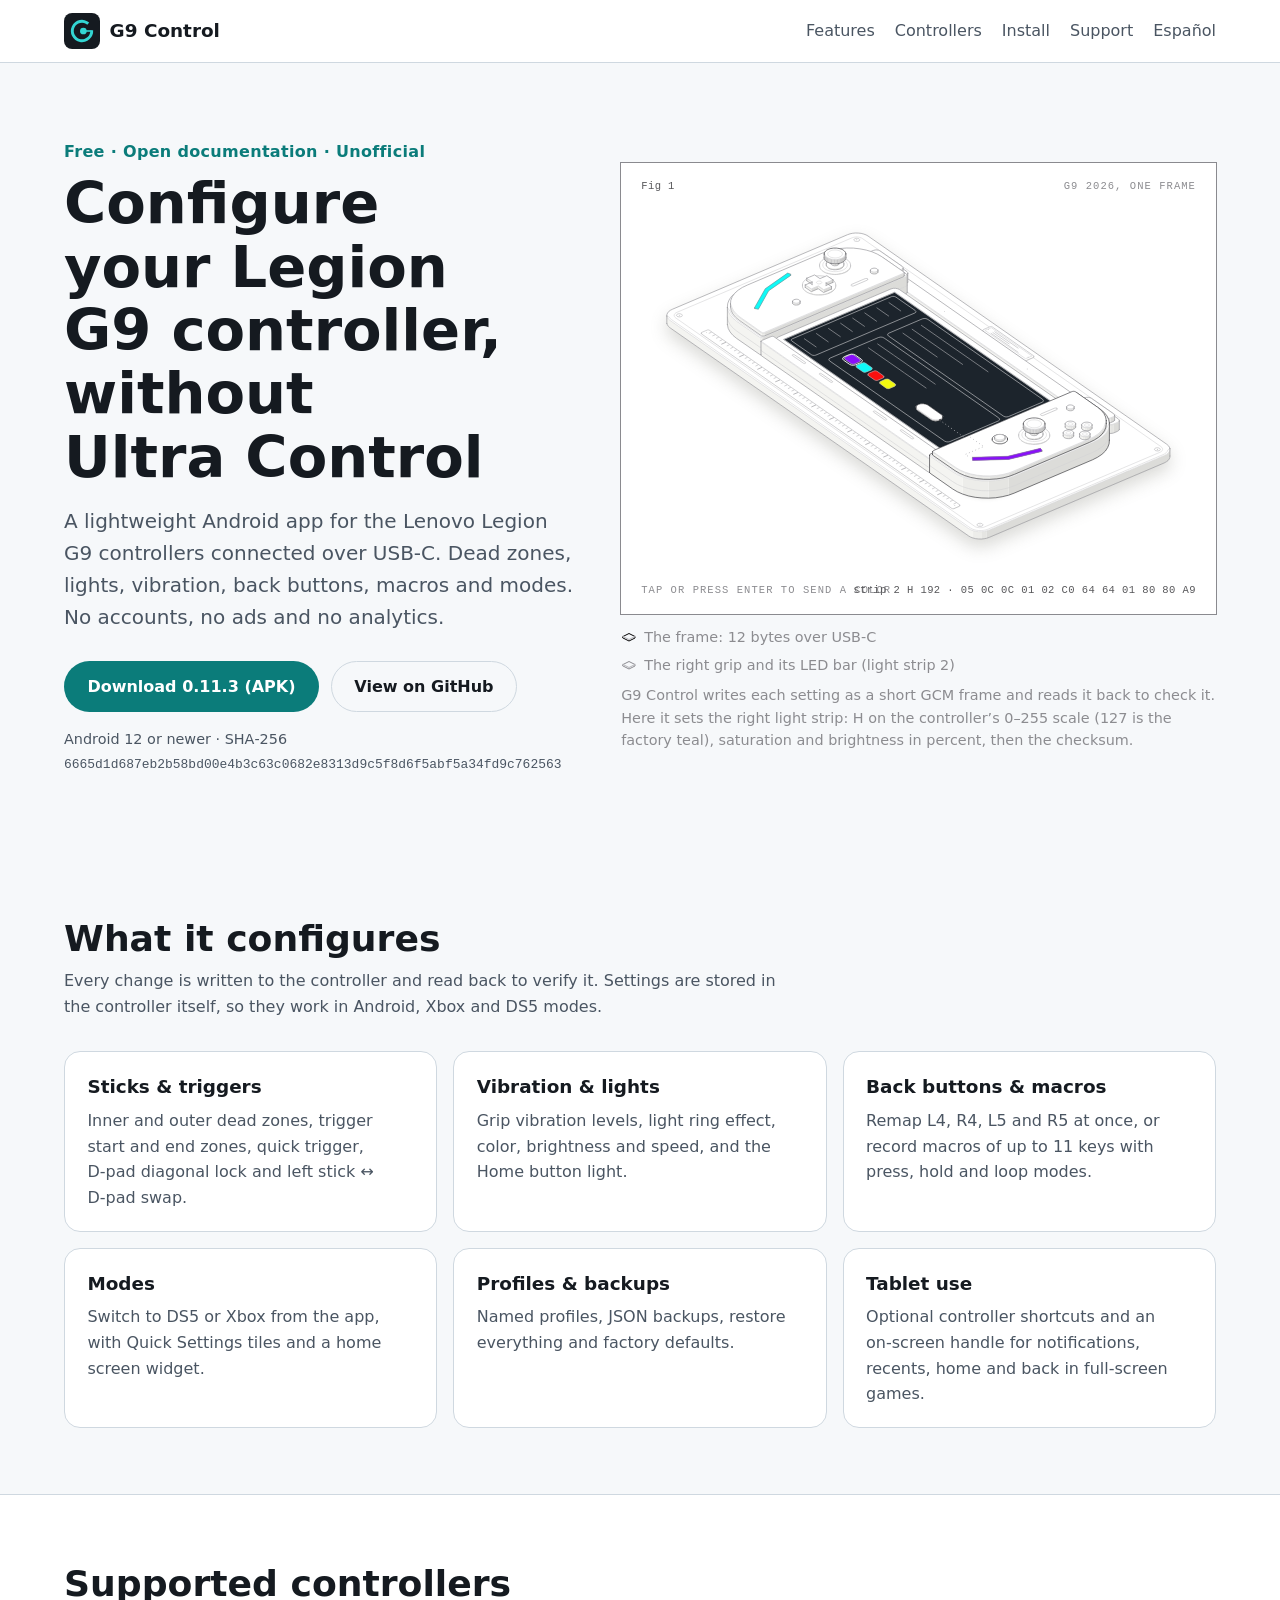
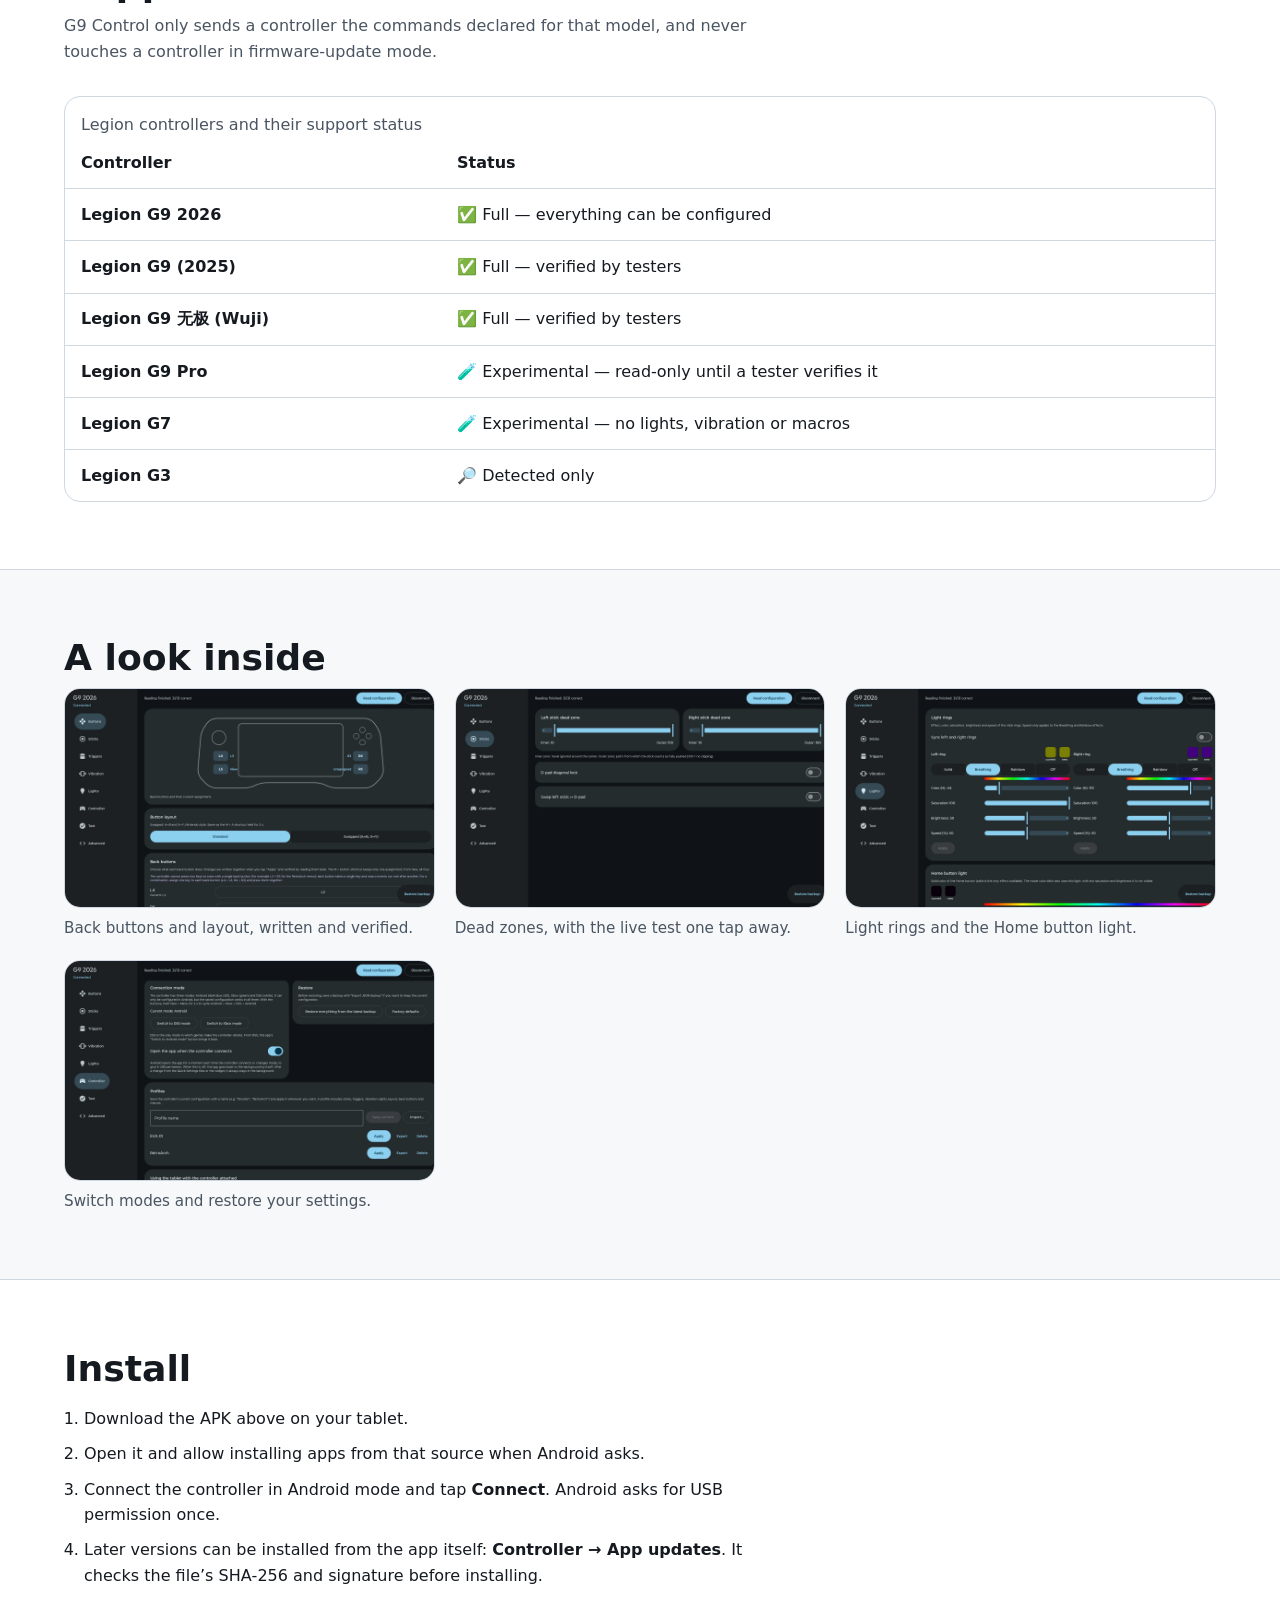
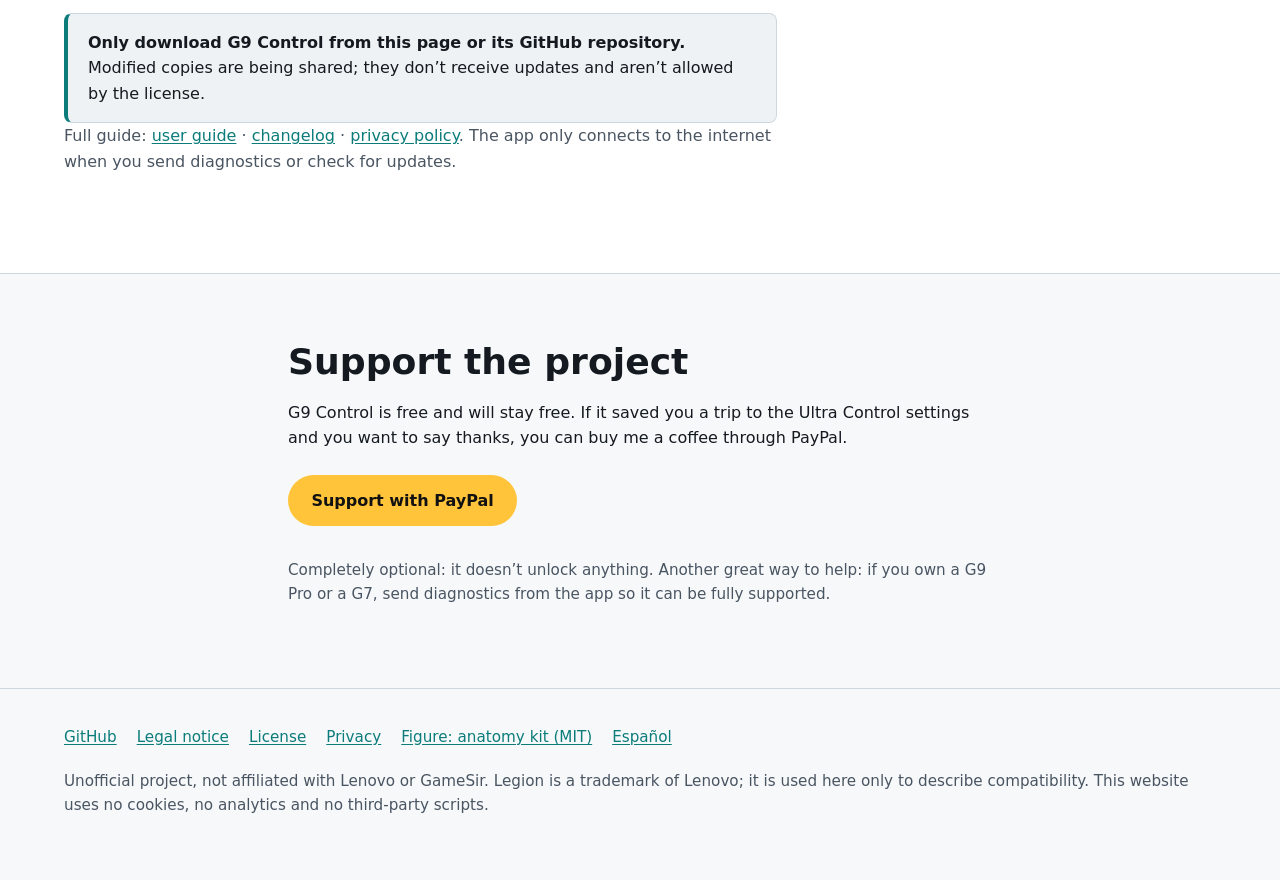
<file: site/index.html>
<!DOCTYPE html>
<html lang="en">
<head>
  <meta charset="utf-8">
  <meta name="viewport" content="width=device-width, initial-scale=1.0, viewport-fit=cover">
  <meta name="text-scale" content="scale">
  <meta name="color-scheme" content="light dark">
  <meta name="theme-color" media="(prefers-color-scheme: light)" content="#ffffff">
  <meta name="theme-color" media="(prefers-color-scheme: dark)" content="#171d24">
  <meta http-equiv="Content-Security-Policy" content="default-src 'none'; img-src 'self'; style-src 'self'; script-src 'self'; base-uri 'none'; form-action 'none'">
  <meta name="referrer" content="no-referrer">
  <title>G9 Control · Configure Legion G9 controllers on Android</title>
  <meta name="description" content="Unofficial, lightweight Android app to configure the Lenovo Legion G9 controllers over USB‑C: dead zones, lights, vibration, back buttons, macros and modes. No accounts, no ads, no analytics.">
  <link rel="alternate" hreflang="en" href="https://jrobertoma.github.io/g9-control-center/">
  <link rel="alternate" hreflang="es" href="https://jrobertoma.github.io/g9-control-center/es/">
  <link rel="alternate" hreflang="x-default" href="https://jrobertoma.github.io/g9-control-center/">
  <link rel="icon" href="assets/icon.svg" type="image/svg+xml">
  <link rel="apple-touch-icon" href="assets/icon-512.png">
  <link rel="stylesheet" href="assets/site.css">
  <link rel="stylesheet" href="assets/figure.css">
  <script src="assets/figure.js" defer></script>
</head>
<body>
  <a class="skip-link" href="#content">Skip to main content</a>

  <header class="site-header">
    <div class="wrap">
      <a class="brand" href="./"><img src="assets/icon.svg" alt="" width="36" height="36">G9 Control</a>
      <nav class="site-nav" aria-label="Main">
        <ul>
          <li><a href="#features">Features</a></li>
          <li><a href="#controllers">Controllers</a></li>
          <li><a href="#install">Install</a></li>
          <li><a href="#support">Support</a></li>
          <li><a href="es/" hreflang="es" lang="es">Español</a></li>
        </ul>
      </nav>
    </div>
  </header>

  <main id="content">
    <div class="hero">
      <div class="wrap">
        <div>
          <p class="eyebrow">Free · Open documentation · Unofficial</p>
          <h1>Configure your Legion G9 controller, without Ultra Control</h1>
          <p class="lead">A lightweight Android app for the Lenovo Legion G9 controllers connected over USB‑C. Dead zones, lights, vibration, back buttons, macros and modes. No accounts, no ads and no analytics.</p>
          <!-- web-version:begin -->
          <div class="cta">
            <a class="button button-primary" href="https://github.com/JRobertoMA/g9-control-center/releases/download/v0.11.3/G9Control-0.11.3.apk">Download 0.11.3 (APK)</a>
            <a class="button button-secondary" href="https://github.com/JRobertoMA/g9-control-center">View on GitHub</a>
          </div>
          <p class="release-meta">Android 12 or newer · SHA‑256 <code>6665d1d687eb2b58bd00e4b3c63c0682e8313d9c5f8d6f5abf5a34fd9c762563</code></p>
          <!-- web-version:end -->
        </div>
        <div class="hero-media">
          <!-- figura:begin -->
          <div class="g9-iso iso"><figure class="iso-figure"><div class="iso-plate"><div class="iso-plate-corners" aria-hidden="true"><span class="iso-plate-corner" data-corner="fig">Fig 1</span><span class="iso-plate-corner" data-corner="title">G9 2026, one frame</span><span class="iso-plate-corner" data-corner="hint">Tap or press Enter to send a color</span><span class="iso-plate-corner" data-corner="readout" data-readout>strip 2 H 192 · 05 0C 0C 01 02 C0 64 64 01 80 80 A9</span></div><div class="iso-stage g9fig" tabindex="0" role="button" aria-label="Send the next color to the right grip's LED bar" data-lang="en"><svg xmlns="http://www.w3.org/2000/svg" class="iso-svg" viewBox="0 0 600 380" role="img" aria-label="A Legion G9 2026 controller with the tablet in it, lying on a bench mat. The controller is one shell: two grips joined by rails around the tablet, plugged into the tablet’s USB‑C port from inside the right grip. Picking a color on the screen sends a configuration frame to the tablet’s right edge and into the right grip, and the diagonal LED bar on that grip changes to that color."><path class="iso-halo" d="M33.7 118.5L33.8 116.9L34.5 115.3L35.7 113.7L37.5 112.4L39.7 111.2L225 32.4L227.6 31.5L230.4 30.9L233.4 30.6L236.4 30.7L239.4 31L242.1 31.7L244.6 32.6L246.7 33.8L563 254.3L564.6 255.7L565.7 257.3L566.3 258.9L566.3 266.7L566.2 268.3L565.5 269.9L564.3 271.5L562.5 272.8L560.3 273.9L375 352.8L372.4 353.7L369.6 354.3L366.6 354.6L363.6 354.5L360.6 354.2L357.9 353.5L355.4 352.6L353.3 351.4L37 130.9L35.4 129.5L34.3 127.9L33.7 126.3Z"/><g class="iso-solid"><path class="iso-fill" d="M221.7 56.1L222.4 54.7L223.7 53.5L225.6 52.4L227.9 51.7L230.4 51.3L233.1 51.3L235.7 51.7L238 52.4L239.9 53.4L241.3 54.6L242 56L242 57.5L242 59.3L241.3 60.7L240 62L238.1 63L235.8 63.8L233.3 64.1L230.6 64.2L228 63.8L225.7 63.1L223.8 62.1L222.5 60.8L221.7 59.4L221.7 58Z"/><path class="iso-shade" data-shade="0" d="M238.1 63L235.8 63.8L235.8 61.9L238.1 61.2ZM242 59.3L241.3 60.7L241.3 58.9L242 57.5ZM241.3 60.7L240 62L240 60.2L241.3 58.9ZM240 62L238.1 63L238.1 61.2L240 60.2Z"/><path class="iso-shade" data-shade="1" d="M235.8 63.8L233.3 64.1L233.3 62.3L235.8 61.9ZM233.3 64.1L230.6 64.2L230.6 62.3L233.3 62.3Z"/><path class="iso-shade" data-shade="2" d="M230.6 64.2L228 63.8L228 62L230.6 62.3ZM228 63.8L225.7 63.1L225.7 61.3L228 62Z"/><path class="iso-shade" data-shade="3" d="M225.7 63.1L223.8 62.1L223.8 60.2L225.7 61.3ZM223.8 62.1L222.5 60.8L222.5 59L223.8 60.2ZM222.5 60.8L221.7 59.4L221.7 57.6L222.5 59ZM221.7 59.4L221.7 58L221.7 56.1L221.7 57.6Z"/><path class="iso-top" d="M238.1 61.2L235.8 61.9L233.3 62.3L230.6 62.3L228 62L225.7 61.3L223.8 60.2L222.5 59L221.7 57.6L221.7 56.1L222.4 54.7L223.7 53.5L225.6 52.4L227.9 51.7L230.4 51.3L233.1 51.3L235.7 51.7L238 52.4L239.9 53.4L241.3 54.6L242 56L242 57.5L241.3 58.9L240 60.2Z"/><path class="iso-line iso-crease" data-tone="faint" d="M242 57.5L241.3 58.9L240 60.2L238.1 61.2L235.8 61.9L233.3 62.3L230.6 62.3L228 62L225.7 61.3L223.8 60.2L222.5 59L221.7 57.6L221.7 56.1"/><path class="iso-line iso-edge" data-tone="lo" d="M221.7 56.1L222.4 54.7L223.7 53.5L225.6 52.4L227.9 51.7L230.4 51.3L233.1 51.3L235.7 51.7L238 52.4L239.9 53.4L241.3 54.6L242 56L242 57.5M242 59.3L241.3 60.7L240 62L238.1 63L235.8 63.8L233.3 64.1L230.6 64.2L228 63.8L225.7 63.1L223.8 62.1L222.5 60.8L221.7 59.4L221.7 58M221.7 56.1L221.7 58M242 57.5L242 59.3"/></g><g class="iso-solid"><path class="iso-fill" d="M223.9 52.9L224.4 51.8L225.4 50.8L226.9 50L228.7 49.4L230.7 49.1L232.8 49.1L234.9 49.4L236.7 49.9L238.2 50.7L239.3 51.7L239.8 52.8L239.8 54L239.8 57.4L239.3 58.5L238.3 59.5L236.8 60.3L235 60.9L233 61.2L230.9 61.2L228.8 60.9L227 60.3L225.5 59.5L224.5 58.5L223.9 57.4L223.9 56.3Z"/><path class="iso-shade" data-shade="0" d="M236.8 60.3L235 60.9L235 57.5L236.8 56.9ZM239.8 57.4L239.3 58.5L239.3 55.1L239.8 54ZM239.3 58.5L238.3 59.5L238.3 56.1L239.3 55.1ZM238.3 59.5L236.8 60.3L236.8 56.9L238.3 56.1Z"/><path class="iso-shade" data-shade="1" d="M235 60.9L233 61.2L233 57.8L235 57.5ZM233 61.2L230.9 61.2L230.9 57.8L233 57.8Z"/><path class="iso-shade" data-shade="2" d="M230.9 61.2L228.8 60.9L228.8 57.5L230.9 57.8ZM228.8 60.9L227 60.3L227 56.9L228.8 57.5Z"/><path class="iso-shade" data-shade="3" d="M227 60.3L225.5 59.5L225.5 56.1L227 56.9ZM225.5 59.5L224.5 58.5L224.5 55.2L225.5 56.1ZM224.5 58.5L223.9 57.4L223.9 54.1L224.5 55.2ZM223.9 57.4L223.9 56.3L223.9 52.9L223.9 54.1Z"/><path class="iso-top" d="M236.8 56.9L235 57.5L233 57.8L230.9 57.8L228.8 57.5L227 56.9L225.5 56.1L224.5 55.2L223.9 54.1L223.9 52.9L224.4 51.8L225.4 50.8L226.9 50L228.7 49.4L230.7 49.1L232.8 49.1L234.9 49.4L236.7 49.9L238.2 50.7L239.3 51.7L239.8 52.8L239.8 54L239.3 55.1L238.3 56.1Z"/><path class="iso-line iso-crease" data-tone="faint" d="M239.8 54L239.3 55.1L238.3 56.1L236.8 56.9L235 57.5L233 57.8L230.9 57.8L228.8 57.5L227 56.9L225.5 56.1L224.5 55.2L223.9 54.1L223.9 52.9"/><path class="iso-line iso-edge" data-tone="lo" d="M223.9 52.9L224.4 51.8L225.4 50.8L226.9 50L228.7 49.4L230.7 49.1L232.8 49.1L234.9 49.4L236.7 49.9L238.2 50.7L239.3 51.7L239.8 52.8L239.8 54M239.8 57.4L239.3 58.5L238.3 59.5L236.8 60.3L235 60.9L233 61.2L230.9 61.2L228.8 60.9L227 60.3L225.5 59.5L224.5 58.5L223.9 57.4L223.9 56.3M223.9 52.9L223.9 56.3M239.8 54L239.8 57.4"/></g><g class="iso-solid"><path class="iso-fill" d="M60.8 124.6L61.4 123.2L62.7 122L64.6 120.9L66.9 120.2L69.5 119.8L72.1 119.8L74.7 120.2L77 120.9L78.9 121.9L80.3 123.1L81 124.5L81 126L81 127.8L80.4 129.2L79.1 130.5L77.2 131.5L74.9 132.3L72.3 132.6L69.7 132.7L67.1 132.3L64.8 131.6L62.9 130.6L61.5 129.3L60.8 127.9L60.8 126.5Z"/><path class="iso-shade" data-shade="0" d="M77.2 131.5L74.9 132.3L74.9 130.4L77.2 129.7ZM81 127.8L80.4 129.2L80.4 127.4L81 126ZM80.4 129.2L79.1 130.5L79.1 128.7L80.4 127.4ZM79.1 130.5L77.2 131.5L77.2 129.7L79.1 128.7Z"/><path class="iso-shade" data-shade="1" d="M74.9 132.3L72.3 132.6L72.3 130.8L74.9 130.4ZM72.3 132.6L69.7 132.7L69.7 130.8L72.3 130.8Z"/><path class="iso-shade" data-shade="2" d="M69.7 132.7L67.1 132.3L67.1 130.5L69.7 130.8ZM67.1 132.3L64.8 131.6L64.8 129.8L67.1 130.5Z"/><path class="iso-shade" data-shade="3" d="M64.8 131.6L62.9 130.6L62.9 128.7L64.8 129.8ZM62.9 130.6L61.5 129.3L61.5 127.5L62.9 128.7ZM61.5 129.3L60.8 127.9L60.8 126.1L61.5 127.5ZM60.8 127.9L60.8 126.5L60.8 124.6L60.8 126.1Z"/><path class="iso-top" d="M77.2 129.7L74.9 130.4L72.3 130.8L69.7 130.8L67.1 130.5L64.8 129.8L62.9 128.7L61.5 127.5L60.8 126.1L60.8 124.6L61.4 123.2L62.7 122L64.6 120.9L66.9 120.2L69.5 119.8L72.1 119.8L74.7 120.2L77 120.9L78.9 121.9L80.3 123.1L81 124.5L81 126L80.4 127.4L79.1 128.7Z"/><path class="iso-line iso-crease" data-tone="faint" d="M81 126L80.4 127.4L79.1 128.7L77.2 129.7L74.9 130.4L72.3 130.8L69.7 130.8L67.1 130.5L64.8 129.8L62.9 128.7L61.5 127.5L60.8 126.1L60.8 124.6"/><path class="iso-line iso-edge" data-tone="lo" d="M60.8 124.6L61.4 123.2L62.7 122L64.6 120.9L66.9 120.2L69.5 119.8L72.1 119.8L74.7 120.2L77 120.9L78.9 121.9L80.3 123.1L81 124.5L81 126M81 127.8L80.4 129.2L79.1 130.5L77.2 131.5L74.9 132.3L72.3 132.6L69.7 132.7L67.1 132.3L64.8 131.6L62.9 130.6L61.5 129.3L60.8 127.9L60.8 126.5M60.8 124.6L60.8 126.5M81 126L81 127.8"/></g><g class="iso-solid"><path class="iso-fill" d="M62.9 121.4L63.4 120.3L64.5 119.3L65.9 118.5L67.8 117.9L69.8 117.6L71.9 117.6L73.9 117.9L75.7 118.4L77.2 119.2L78.3 120.2L78.9 121.3L78.9 122.5L78.9 125.8L78.4 127L77.3 128L75.9 128.8L74 129.3L72 129.7L69.9 129.7L67.9 129.4L66.1 128.8L64.6 128L63.5 127L62.9 125.9L62.9 124.8Z"/><path class="iso-shade" data-shade="0" d="M75.9 128.8L74 129.3L74 126L75.9 125.4ZM78.9 125.8L78.4 127L78.4 123.6L78.9 122.5ZM78.4 127L77.3 128L77.3 124.6L78.4 123.6ZM77.3 128L75.9 128.8L75.9 125.4L77.3 124.6Z"/><path class="iso-shade" data-shade="1" d="M74 129.3L72 129.7L72 126.3L74 126ZM72 129.7L69.9 129.7L69.9 126.3L72 126.3Z"/><path class="iso-shade" data-shade="2" d="M69.9 129.7L67.9 129.4L67.9 126L69.9 126.3ZM67.9 129.4L66.1 128.8L66.1 125.4L67.9 126Z"/><path class="iso-shade" data-shade="3" d="M66.1 128.8L64.6 128L64.6 124.6L66.1 125.4ZM64.6 128L63.5 127L63.5 123.7L64.6 124.6ZM63.5 127L62.9 125.9L62.9 122.5L63.5 123.7ZM62.9 125.9L62.9 124.8L62.9 121.4L62.9 122.5Z"/><path class="iso-top" d="M75.9 125.4L74 126L72 126.3L69.9 126.3L67.9 126L66.1 125.4L64.6 124.6L63.5 123.7L62.9 122.5L62.9 121.4L63.4 120.3L64.5 119.3L65.9 118.5L67.8 117.9L69.8 117.6L71.9 117.6L73.9 117.9L75.7 118.4L77.2 119.2L78.3 120.2L78.9 121.3L78.9 122.5L78.4 123.6L77.3 124.6Z"/><path class="iso-line iso-crease" data-tone="faint" d="M78.9 122.5L78.4 123.6L77.3 124.6L75.9 125.4L74 126L72 126.3L69.9 126.3L67.9 126L66.1 125.4L64.6 124.6L63.5 123.7L62.9 122.5L62.9 121.4"/><path class="iso-line iso-edge" data-tone="lo" d="M62.9 121.4L63.4 120.3L64.5 119.3L65.9 118.5L67.8 117.9L69.8 117.6L71.9 117.6L73.9 117.9L75.7 118.4L77.2 119.2L78.3 120.2L78.9 121.3L78.9 122.5M78.9 125.8L78.4 127L77.3 128L75.9 128.8L74 129.3L72 129.7L69.9 129.7L67.9 129.4L66.1 128.8L64.6 128L63.5 127L62.9 125.9L62.9 124.8M62.9 121.4L62.9 124.8M78.9 122.5L78.9 125.8"/></g><g class="iso-solid"><path class="iso-fill" d="M519 263.4L519.6 261.9L520.9 260.7L522.8 259.6L525.1 258.9L527.7 258.5L530.3 258.5L532.9 258.9L535.2 259.6L537.1 260.6L538.5 261.9L539.2 263.3L539.2 264.7L539.2 266.5L538.6 267.9L537.3 269.2L535.4 270.2L533.1 271L530.5 271.4L527.9 271.4L525.3 271L523 270.3L521.1 269.3L519.7 268L519 266.6L519 265.2Z"/><path class="iso-shade" data-shade="0" d="M535.4 270.2L533.1 271L533.1 269.2L535.4 268.4ZM539.2 266.5L538.6 267.9L538.6 266.1L539.2 264.7ZM538.6 267.9L537.3 269.2L537.3 267.4L538.6 266.1ZM537.3 269.2L535.4 270.2L535.4 268.4L537.3 267.4Z"/><path class="iso-shade" data-shade="1" d="M533.1 271L530.5 271.4L530.5 269.5L533.1 269.2ZM530.5 271.4L527.9 271.4L527.9 269.6L530.5 269.5Z"/><path class="iso-shade" data-shade="2" d="M527.9 271.4L525.3 271L525.3 269.2L527.9 269.6ZM525.3 271L523 270.3L523 268.5L525.3 269.2Z"/><path class="iso-shade" data-shade="3" d="M523 270.3L521.1 269.3L521.1 267.5L523 268.5ZM521.1 269.3L519.7 268L519.7 266.2L521.1 267.5ZM519.7 268L519 266.6L519 264.8L519.7 266.2ZM519 266.6L519 265.2L519 263.4L519 264.8Z"/><path class="iso-top" d="M535.4 268.4L533.1 269.2L530.5 269.5L527.9 269.6L525.3 269.2L523 268.5L521.1 267.5L519.7 266.2L519 264.8L519 263.4L519.6 261.9L520.9 260.7L522.8 259.6L525.1 258.9L527.7 258.5L530.3 258.5L532.9 258.9L535.2 259.6L537.1 260.6L538.5 261.9L539.2 263.3L539.2 264.7L538.6 266.1L537.3 267.4Z"/><path class="iso-line iso-crease" data-tone="faint" d="M539.2 264.7L538.6 266.1L537.3 267.4L535.4 268.4L533.1 269.2L530.5 269.5L527.9 269.6L525.3 269.2L523 268.5L521.1 267.5L519.7 266.2L519 264.8L519 263.4"/><path class="iso-line iso-edge" data-tone="lo" d="M519 263.4L519.6 261.9L520.9 260.7L522.8 259.6L525.1 258.9L527.7 258.5L530.3 258.5L532.9 258.9L535.2 259.6L537.1 260.6L538.5 261.9L539.2 263.3L539.2 264.7M539.2 266.5L538.6 267.9L537.3 269.2L535.4 270.2L533.1 271L530.5 271.4L527.9 271.4L525.3 271L523 270.3L521.1 269.3L519.7 268L519 266.6L519 265.2M519 263.4L519 265.2M539.2 264.7L539.2 266.5"/></g><g class="iso-solid"><path class="iso-fill" d="M521.1 260.1L521.6 259L522.7 258L524.1 257.2L526 256.6L528 256.3L530.1 256.3L532.1 256.6L533.9 257.2L535.4 258L536.5 258.9L537.1 260L537.1 261.2L537.1 264.6L536.6 265.7L535.5 266.7L534.1 267.5L532.2 268.1L530.2 268.4L528.1 268.4L526.1 268.1L524.3 267.5L522.8 266.7L521.7 265.7L521.1 264.6L521.1 263.5Z"/><path class="iso-shade" data-shade="0" d="M534.1 267.5L532.2 268.1L532.2 264.7L534.1 264.1ZM537.1 264.6L536.6 265.7L536.6 262.3L537.1 261.2ZM536.6 265.7L535.5 266.7L535.5 263.3L536.6 262.3ZM535.5 266.7L534.1 267.5L534.1 264.1L535.5 263.3Z"/><path class="iso-shade" data-shade="1" d="M532.2 268.1L530.2 268.4L530.2 265L532.2 264.7ZM530.2 268.4L528.1 268.4L528.1 265L530.2 265Z"/><path class="iso-shade" data-shade="2" d="M528.1 268.4L526.1 268.1L526.1 264.7L528.1 265ZM526.1 268.1L524.3 267.5L524.3 264.2L526.1 264.7Z"/><path class="iso-shade" data-shade="3" d="M524.3 267.5L522.8 266.7L522.8 263.4L524.3 264.2ZM522.8 266.7L521.7 265.7L521.7 262.4L522.8 263.4ZM521.7 265.7L521.1 264.6L521.1 261.3L521.7 262.4ZM521.1 264.6L521.1 263.5L521.1 260.1L521.1 261.3Z"/><path class="iso-top" d="M534.1 264.1L532.2 264.7L530.2 265L528.1 265L526.1 264.7L524.3 264.2L522.8 263.4L521.7 262.4L521.1 261.3L521.1 260.1L521.6 259L522.7 258L524.1 257.2L526 256.6L528 256.3L530.1 256.3L532.1 256.6L533.9 257.2L535.4 258L536.5 258.9L537.1 260L537.1 261.2L536.6 262.3L535.5 263.3Z"/><path class="iso-line iso-crease" data-tone="faint" d="M537.1 261.2L536.6 262.3L535.5 263.3L534.1 264.1L532.2 264.7L530.2 265L528.1 265L526.1 264.7L524.3 264.2L522.8 263.4L521.7 262.4L521.1 261.3L521.1 260.1"/><path class="iso-line iso-edge" data-tone="lo" d="M521.1 260.1L521.6 259L522.7 258L524.1 257.2L526 256.6L528 256.3L530.1 256.3L532.1 256.6L533.9 257.2L535.4 258L536.5 258.9L537.1 260L537.1 261.2M537.1 264.6L536.6 265.7L535.5 266.7L534.1 267.5L532.2 268.1L530.2 268.4L528.1 268.4L526.1 268.1L524.3 267.5L522.8 266.7L521.7 265.7L521.1 264.6L521.1 263.5M521.1 260.1L521.1 263.5M537.1 261.2L537.1 264.6"/></g><g class="iso-solid"><path class="iso-fill" d="M358 331.8L358.7 330.4L360 329.2L361.9 328.1L364.2 327.4L366.7 327L369.4 327L372 327.4L374.3 328.1L376.2 329.1L377.5 330.3L378.3 331.7L378.3 333.2L378.3 335L377.6 336.4L376.3 337.7L374.4 338.7L372.1 339.5L369.6 339.8L366.9 339.9L364.3 339.5L362 338.8L360.1 337.8L358.7 336.5L358 335.1L358 333.7Z"/><path class="iso-shade" data-shade="0" d="M374.4 338.7L372.1 339.5L372.1 337.6L374.4 336.9ZM378.3 335L377.6 336.4L377.6 334.6L378.3 333.2ZM377.6 336.4L376.3 337.7L376.3 335.9L377.6 334.6ZM376.3 337.7L374.4 338.7L374.4 336.9L376.3 335.9Z"/><path class="iso-shade" data-shade="1" d="M372.1 339.5L369.6 339.8L369.6 338L372.1 337.6ZM369.6 339.8L366.9 339.9L366.9 338L369.6 338Z"/><path class="iso-shade" data-shade="2" d="M366.9 339.9L364.3 339.5L364.3 337.7L366.9 338ZM364.3 339.5L362 338.8L362 337L364.3 337.7Z"/><path class="iso-shade" data-shade="3" d="M362 338.8L360.1 337.8L360.1 335.9L362 337ZM360.1 337.8L358.7 336.5L358.7 334.7L360.1 335.9ZM358.7 336.5L358 335.1L358 333.3L358.7 334.7ZM358 335.1L358 333.7L358 331.8L358 333.3Z"/><path class="iso-top" d="M374.4 336.9L372.1 337.6L369.6 338L366.9 338L364.3 337.7L362 337L360.1 335.9L358.7 334.7L358 333.3L358 331.8L358.7 330.4L360 329.2L361.9 328.1L364.2 327.4L366.7 327L369.4 327L372 327.4L374.3 328.1L376.2 329.1L377.5 330.3L378.3 331.7L378.3 333.2L377.6 334.6L376.3 335.9Z"/><path class="iso-line iso-crease" data-tone="faint" d="M378.3 333.2L377.6 334.6L376.3 335.9L374.4 336.9L372.1 337.6L369.6 338L366.9 338L364.3 337.7L362 337L360.1 335.9L358.7 334.7L358 333.3L358 331.8"/><path class="iso-line iso-edge" data-tone="lo" d="M358 331.8L358.7 330.4L360 329.2L361.9 328.1L364.2 327.4L366.7 327L369.4 327L372 327.4L374.3 328.1L376.2 329.1L377.5 330.3L378.3 331.7L378.3 333.2M378.3 335L377.6 336.4L376.3 337.7L374.4 338.7L372.1 339.5L369.6 339.8L366.9 339.9L364.3 339.5L362 338.8L360.1 337.8L358.7 336.5L358 335.1L358 333.7M358 331.8L358 333.7M378.3 333.2L378.3 335"/></g><g class="iso-solid"><path class="iso-fill" d="M360.2 328.6L360.7 327.5L361.7 326.5L363.2 325.7L365 325.1L367 324.8L369.1 324.8L371.2 325.1L373 325.6L374.5 326.5L375.5 327.4L376.1 328.5L376.1 329.7L376.1 333.1L375.6 334.2L374.6 335.2L373.1 336L371.3 336.6L369.3 336.9L367.2 336.9L365.1 336.6L363.3 336L361.8 335.2L360.7 334.2L360.2 333.1L360.2 332Z"/><path class="iso-shade" data-shade="0" d="M373.1 336L371.3 336.6L371.3 333.2L373.1 332.6ZM376.1 333.1L375.6 334.2L375.6 330.8L376.1 329.7ZM375.6 334.2L374.6 335.2L374.6 331.8L375.6 330.8ZM374.6 335.2L373.1 336L373.1 332.6L374.6 331.8Z"/><path class="iso-shade" data-shade="1" d="M371.3 336.6L369.3 336.9L369.3 333.5L371.3 333.2ZM369.3 336.9L367.2 336.9L367.2 333.5L369.3 333.5Z"/><path class="iso-shade" data-shade="2" d="M367.2 336.9L365.1 336.6L365.1 333.2L367.2 333.5ZM365.1 336.6L363.3 336L363.3 332.6L365.1 333.2Z"/><path class="iso-shade" data-shade="3" d="M363.3 336L361.8 335.2L361.8 331.8L363.3 332.6ZM361.8 335.2L360.7 334.2L360.7 330.9L361.8 331.8ZM360.7 334.2L360.2 333.1L360.2 329.8L360.7 330.9ZM360.2 333.1L360.2 332L360.2 328.6L360.2 329.8Z"/><path class="iso-top" d="M373.1 332.6L371.3 333.2L369.3 333.5L367.2 333.5L365.1 333.2L363.3 332.6L361.8 331.8L360.7 330.9L360.2 329.8L360.2 328.6L360.7 327.5L361.7 326.5L363.2 325.7L365 325.1L367 324.8L369.1 324.8L371.2 325.1L373 325.6L374.5 326.5L375.5 327.4L376.1 328.5L376.1 329.7L375.6 330.8L374.6 331.8Z"/><path class="iso-line iso-crease" data-tone="faint" d="M376.1 329.7L375.6 330.8L374.6 331.8L373.1 332.6L371.3 333.2L369.3 333.5L367.2 333.5L365.1 333.2L363.3 332.6L361.8 331.8L360.7 330.9L360.2 329.8L360.2 328.6"/><path class="iso-line iso-edge" data-tone="lo" d="M360.2 328.6L360.7 327.5L361.7 326.5L363.2 325.7L365 325.1L367 324.8L369.1 324.8L371.2 325.1L373 325.6L374.5 326.5L375.5 327.4L376.1 328.5L376.1 329.7M376.1 333.1L375.6 334.2L374.6 335.2L373.1 336L371.3 336.6L369.3 336.9L367.2 336.9L365.1 336.6L363.3 336L361.8 335.2L360.7 334.2L360.2 333.1L360.2 332M360.2 328.6L360.2 332M376.1 329.7L376.1 333.1"/></g><g class="iso-solid"><path class="iso-fill" d="M33.7 113.3L33.8 111.7L34.5 110.1L35.7 108.5L37.5 107.2L39.7 106.1L225 27.2L227.6 26.3L230.4 25.7L233.4 25.4L236.4 25.5L239.4 25.8L242.1 26.5L244.6 27.4L246.7 28.6L563 249.1L564.6 250.5L565.7 252.1L566.3 253.7L566.3 261.5L566.2 263.1L565.5 264.7L564.3 266.3L562.5 267.6L560.3 268.8L375 347.6L372.4 348.5L369.6 349.1L366.6 349.4L363.6 349.3L360.6 349L357.9 348.3L355.4 347.4L353.3 346.2L37 125.7L35.4 124.3L34.3 122.7L33.7 121.1Z"/><path class="iso-shade" data-shade="0" d="M566.3 261.5L566.2 263.1L566.2 255.3L566.3 253.7ZM566.2 263.1L565.5 264.7L565.5 257L566.2 255.3ZM565.5 264.7L564.3 266.3L564.3 258.5L565.5 257ZM564.3 266.3L562.5 267.6L562.5 259.8L564.3 258.5ZM562.5 267.6L560.3 268.8L560.3 261L562.5 259.8ZM560.3 268.8L375 347.6L375 339.8L560.3 261ZM375 347.6L372.4 348.5L372.4 340.7L375 339.8Z"/><path class="iso-shade" data-shade="1" d="M372.4 348.5L369.6 349.1L369.6 341.3L372.4 340.7ZM369.6 349.1L366.6 349.4L366.6 341.6L369.6 341.3Z"/><path class="iso-shade" data-shade="2" d="M366.6 349.4L363.6 349.3L363.6 341.6L366.6 341.6ZM363.6 349.3L360.6 349L360.6 341.2L363.6 341.6ZM360.6 349L357.9 348.3L357.9 340.5L360.6 341.2Z"/><path class="iso-shade" data-shade="3" d="M357.9 348.3L355.4 347.4L355.4 339.6L357.9 340.5ZM355.4 347.4L353.3 346.2L353.3 338.4L355.4 339.6ZM353.3 346.2L37 125.7L37 117.9L353.3 338.4ZM37 125.7L35.4 124.3L35.4 116.5L37 117.9ZM35.4 124.3L34.3 122.7L34.3 115L35.4 116.5ZM34.3 122.7L33.7 121.1L33.7 113.3L34.3 115Z"/><path class="iso-top" d="M563 249.1L564.6 250.5L565.7 252.1L566.3 253.7L566.2 255.3L565.5 257L564.3 258.5L562.5 259.8L560.3 261L375 339.8L372.4 340.7L369.6 341.3L366.6 341.6L363.6 341.6L360.6 341.2L357.9 340.5L355.4 339.6L353.3 338.4L37 117.9L35.4 116.5L34.3 115L33.7 113.3L33.8 111.7L34.5 110.1L35.7 108.5L37.5 107.2L39.7 106.1L225 27.2L227.6 26.3L230.4 25.7L233.4 25.4L236.4 25.5L239.4 25.8L242.1 26.5L244.6 27.4L246.7 28.6Z"/><path class="iso-line iso-crease" data-tone="faint" d="M566.3 253.7L566.2 255.3L565.5 257L564.3 258.5L562.5 259.8L560.3 261L375 339.8L372.4 340.7L369.6 341.3L366.6 341.6L363.6 341.6L360.6 341.2L357.9 340.5L355.4 339.6L353.3 338.4L37 117.9L35.4 116.5L34.3 115L33.7 113.3"/><path class="iso-line iso-bevel" data-tone="faint" d="M566.3 253.7L564 255.2L563.5 256.6L562.4 257.9L560.9 259.1L558.9 260.1L373.8 338.9L371.5 339.7L369 340.2L366.5 340.4L363.9 340.4L361.3 340.1L358.9 339.5L356.8 338.7L354.9 337.6L38.8 117.2L37.3 116L36.4 114.6L33.7 113.3"/><path class="iso-line iso-edge" data-tone="mid" d="M33.7 113.3L33.8 111.7L34.5 110.1L35.7 108.5L37.5 107.2L39.7 106.1L225 27.2L227.6 26.3L230.4 25.7L233.4 25.4L236.4 25.5L239.4 25.8L242.1 26.5L244.6 27.4L246.7 28.6L563 249.1L564.6 250.5L565.7 252.1L566.3 253.7M566.3 261.5L566.2 263.1L565.5 264.7L564.3 266.3L562.5 267.6L560.3 268.8L375 347.6L372.4 348.5L369.6 349.1L366.6 349.4L363.6 349.3L360.6 349L357.9 348.3L355.4 347.4L353.3 346.2L37 125.7L35.4 124.3L34.3 122.7L33.7 121.1M566.3 253.7L566.3 261.5M33.7 113.3L33.7 121.1"/></g><path class="iso-line" data-tone="faint" d="M556.9 251.7L557.7 252.4L558.3 253.2L558.5 254L558.5 254.8L558.2 255.6L557.6 256.4L556.7 257.1L555.6 257.6L370.2 336.5L369 337L367.5 337.3L366 337.4L364.5 337.4L363.1 337.2L361.7 336.9L360.4 336.4L359.4 335.8L43.1 115.3L42.3 114.6L41.7 113.8L41.5 113L41.5 112.2L41.8 111.4L42.4 110.6L43.3 109.9L44.4 109.4L229.8 30.5L231 30.1L232.5 29.8L234 29.6L235.5 29.6L236.9 29.8L238.3 30.2L239.6 30.6L240.6 31.2Z"/><path class="iso-line" data-tone="lo" d="M236.7 34L235.6 34.3L234.4 34.3L233.3 34.1L232.4 33.7L231.8 33.1L231.7 32.4L232.1 31.8L232.9 31.3L234 31L235.2 31L236.3 31.2L237.2 31.6L237.8 32.2L237.9 32.9L237.5 33.5ZM554.9 255.8L553.8 256.1L552.6 256.1L551.5 255.9L550.6 255.5L550 254.9L549.9 254.3L550.3 253.6L551.1 253.1L552.2 252.8L553.4 252.8L554.5 253L555.4 253.4L556 254L556.1 254.7L555.7 255.3ZM48.9 113.9L47.8 114.2L46.6 114.2L45.5 114L44.6 113.6L44 113L43.9 112.3L44.3 111.7L45.1 111.2L46.2 110.9L47.4 110.9L48.5 111.1L49.4 111.5L50 112.1L50.1 112.8L49.7 113.4ZM367.1 335.7L366 336L364.8 336L363.7 335.8L362.8 335.4L362.2 334.8L362.1 334.2L362.5 333.5L363.3 333L364.4 332.8L365.6 332.7L366.7 332.9L367.6 333.3L368.2 333.9L368.3 334.6L367.9 335.2Z"/><g class="iso-dots" data-tone="mid"><circle cx="234.8" cy="32.6" r="0.5"/><circle cx="553" cy="254.5" r="0.5"/><circle cx="47" cy="112.6" r="0.5"/><circle cx="365.2" cy="334.4" r="0.5"/></g><g class="iso-solid"><path class="iso-fill" d="M70.3 131.3L70.4 130.8L70.9 130.5L76.4 128.2L77.1 128L77.9 128L78.6 128.3L343.4 312.9L343.7 313.3L343.7 314.1L343.6 314.5L343.1 314.9L337.7 317.2L336.9 317.4L336.1 317.3L335.5 317.1L70.6 132.4L70.3 132Z"/><path class="iso-shade" data-shade="0" d="M343.7 314.1L343.6 314.5L343.6 313.8L343.7 313.3ZM343.6 314.5L343.1 314.9L343.1 314.1L343.6 313.8ZM343.1 314.9L337.7 317.2L337.7 316.4L343.1 314.1Z"/><path class="iso-shade" data-shade="1" d="M337.7 317.2L336.9 317.4L336.9 316.6L337.7 316.4Z"/><path class="iso-shade" data-shade="2" d="M336.9 317.4L336.1 317.3L336.1 316.6L336.9 316.6Z"/><path class="iso-shade" data-shade="3" d="M336.1 317.3L335.5 317.1L335.5 316.3L336.1 316.6ZM335.5 317.1L70.6 132.4L70.6 131.7L335.5 316.3ZM70.6 132.4L70.3 132L70.3 131.3L70.6 131.7Z"/><path class="iso-top" d="M343.4 312.9L343.7 313.3L343.6 313.8L343.1 314.1L337.7 316.4L336.9 316.6L336.1 316.6L335.5 316.3L70.6 131.7L70.3 131.3L70.4 130.8L70.9 130.5L76.4 128.2L77.1 128L77.9 128L78.6 128.3Z"/><path class="iso-line iso-edge" data-tone="lo" d="M70.3 131.3L70.4 130.8L70.9 130.5L76.4 128.2L77.1 128L77.9 128L78.6 128.3L343.4 312.9L343.7 313.3M343.7 314.1L343.6 314.5L343.1 314.9L337.7 317.2L336.9 317.4L336.1 317.3L335.5 317.1L70.6 132.4L70.3 132M343.7 313.3L343.7 314.1M70.3 131.3L70.3 132"/></g><path class="iso-line" data-tone="lo" d="M80.7 130.6L78.5 131.5M84.5 133.3L82.3 134.2M88.3 135.9L86.1 136.8M92.1 138.6L89.9 139.5M99.7 143.9L97.5 144.8M103.5 146.5L101.4 147.5M107.4 149.2L105.2 150.1M111.2 151.9L109 152.8M118.8 157.2L116.6 158.1M122.6 159.8L120.4 160.8M126.4 162.5L124.2 163.4M130.2 165.1L128 166.1M137.8 170.4L135.7 171.4M141.7 173.1L139.5 174M145.5 175.8L143.3 176.7M149.3 178.4L147.1 179.4M156.9 183.7L154.7 184.7M160.7 186.4L158.5 187.3M164.5 189L162.3 190M168.3 191.7L166.1 192.6M176 197L173.8 197.9M179.8 199.7L177.6 200.6M183.6 202.3L181.4 203.3M187.4 205L185.2 205.9M195 210.3L192.8 211.2M198.8 213L196.6 213.9M202.6 215.6L200.4 216.5M206.4 218.3L204.2 219.2M214.1 223.6L211.9 224.5M217.9 226.2L215.7 227.2M221.7 228.9L219.5 229.8M225.5 231.5L223.3 232.5M233.1 236.9L230.9 237.8M236.9 239.5L234.7 240.5M240.7 242.2L238.5 243.1M244.5 244.8L242.4 245.8M252.2 250.1L250 251.1M256 252.8L253.8 253.7M259.8 255.5L257.6 256.4M263.6 258.1L261.4 259M271.2 263.4L269 264.4M275 266.1L272.8 267M278.8 268.7L276.7 269.7M282.7 271.4L280.5 272.3M290.3 276.7L288.1 277.6M294.1 279.4L291.9 280.3M297.9 282L295.7 283M301.7 284.7L299.5 285.6M309.3 290L307.1 290.9M313.1 292.6L310.9 293.6M317 295.3L314.8 296.2M320.8 298L318.6 298.9M328.4 303.3L326.2 304.2M332.2 305.9L330 306.9M336 308.6L333.8 309.5M339.8 311.2L337.6 312.2"/><path class="iso-line" data-tone="mid" d="M95.9 141.2L91.8 143M115 154.5L110.8 156.3M134 167.8L129.9 169.6M153.1 181.1L148.9 182.8M172.1 194.4L168 196.1M191.2 207.6L187.1 209.4M210.3 220.9L206.1 222.7M229.3 234.2L225.2 236M248.4 247.5L244.2 249.3M267.4 260.8L263.3 262.5M286.5 274.1L282.3 275.8M305.5 287.3L301.4 289.1M324.6 300.6L320.4 302.4"/><g class="iso-dots" data-tone="mid"><circle cx="75.6" cy="130.6" r="0.42"/><circle cx="338.6" cy="313.9" r="0.42"/></g><g class="iso-solid"><path class="iso-fill" d="M368.1 128.6L368.3 128.1L368.8 127.6L375.7 124.7L376.5 124.5L377.5 124.6L378.3 124.9L421.7 155.2L422.1 155.7L422.1 156.6L422 157.1L421.4 157.5L414.6 160.4L413.7 160.6L412.7 160.6L412 160.3L368.5 130L368.1 129.5Z"/><path class="iso-shade" data-shade="0" d="M422.1 156.6L422 157.1L422 156.2L422.1 155.7ZM422 157.1L421.4 157.5L421.4 156.6L422 156.2ZM421.4 157.5L414.6 160.4L414.6 159.5L421.4 156.6Z"/><path class="iso-shade" data-shade="1" d="M414.6 160.4L413.7 160.6L413.7 159.7L414.6 159.5Z"/><path class="iso-shade" data-shade="2" d="M413.7 160.6L412.7 160.6L412.7 159.7L413.7 159.7Z"/><path class="iso-shade" data-shade="3" d="M412.7 160.6L412 160.3L412 159.3L412.7 159.7ZM412 160.3L368.5 130L368.5 129.1L412 159.3ZM368.5 130L368.1 129.5L368.1 128.6L368.5 129.1Z"/><path class="iso-top" d="M421.7 155.2L422.1 155.7L422 156.2L421.4 156.6L414.6 159.5L413.7 159.7L412.7 159.7L412 159.3L368.5 129.1L368.1 128.6L368.3 128.1L368.8 127.6L375.7 124.7L376.5 124.5L377.5 124.6L378.3 124.9Z"/><path class="iso-line iso-edge" data-tone="lo" d="M368.1 128.6L368.3 128.1L368.8 127.6L375.7 124.7L376.5 124.5L377.5 124.6L378.3 124.9L421.7 155.2L422.1 155.7M422.1 156.6L422 157.1L421.4 157.5L414.6 160.4L413.7 160.6L412.7 160.6L412 160.3L368.5 130L368.1 129.5M422.1 155.7L422.1 156.6M368.1 128.6L368.1 129.5"/></g><path class="iso-line" data-tone="faint" d="M419.8 155.8L413.5 158.5L370.4 128.5L376.8 125.8Z"/><path class="iso-line" data-tone="lo" data-free="" d="M380.9 130L405.6 147.3"/><path class="iso-line" data-tone="lo" data-free="" d="M378.9 130.8L396.1 142.8"/><path class="iso-line" data-tone="lo" data-free="" d="M377 131.7L405.5 151.6"/><g class="iso-dots" data-tone="mid"><circle cx="374.2" cy="127.5" r="0.4"/><circle cx="416.1" cy="156.7" r="0.4"/></g><path class="iso-halo g9-blur" d="M104.7 122L104.8 118.7L106.1 115.5L108.6 112.4L112.1 109.7L116.5 107.5L209.1 68L214.3 66.3L219.9 65.1L225.9 64.5L232 64.6L237.9 65.3L243.4 66.6L248.4 68.5L252.6 70.9L488.9 235.6L492.1 238.4L494.3 241.5L495.3 244.8L495.3 244.9L495.2 248.2L493.9 251.4L491.4 254.4L487.9 257.1L483.5 259.4L390.9 298.9L385.7 300.6L380.1 301.8L374.1 302.4L368 302.3L362.1 301.6L356.6 300.3L351.6 298.4L347.4 296L111.1 131.3L107.9 128.5L105.7 125.4L104.7 122.1Z"/><g class="iso-solid"><path class="iso-fill" d="M199.8 163.3L200.3 162.4L201.5 161.6L291.8 123.2L293.4 122.8L295.2 122.7L296.9 123L298.3 123.7L304 127.6L304.8 128.5L304.9 129.5L304.9 133.4L304.4 134.3L303.2 135.1L213 173.5L211.3 173.9L209.5 174L207.8 173.7L206.4 173.1L200.7 169.1L199.9 168.2L199.8 167.2Z"/><path class="iso-shade" data-shade="0" d="M304.9 133.4L304.4 134.3L304.4 130.4L304.9 129.5ZM304.4 134.3L303.2 135.1L303.2 131.2L304.4 130.4ZM303.2 135.1L213 173.5L213 169.6L303.2 131.2Z"/><path class="iso-shade" data-shade="1" d="M213 173.5L211.3 173.9L211.3 170L213 169.6ZM211.3 173.9L209.5 174L209.5 170.1L211.3 170Z"/><path class="iso-shade" data-shade="2" d="M209.5 174L207.8 173.7L207.8 169.8L209.5 170.1Z"/><path class="iso-shade" data-shade="3" d="M207.8 173.7L206.4 173.1L206.4 169.2L207.8 169.8ZM206.4 173.1L200.7 169.1L200.7 165.2L206.4 169.2ZM200.7 169.1L199.9 168.2L199.9 164.3L200.7 165.2ZM199.9 168.2L199.8 167.2L199.8 163.3L199.9 164.3Z"/><path class="iso-top" d="M304 127.6L304.8 128.5L304.9 129.5L304.4 130.4L303.2 131.2L213 169.6L211.3 170L209.5 170.1L207.8 169.8L206.4 169.2L200.7 165.2L199.9 164.3L199.8 163.3L200.3 162.4L201.5 161.6L291.8 123.2L293.4 122.8L295.2 122.7L296.9 123L298.3 123.7Z"/><path class="iso-line iso-crease" data-tone="faint" d="M304.9 129.5L304.4 130.4L303.2 131.2L213 169.6L211.3 170L209.5 170.1L207.8 169.8L206.4 169.2L200.7 165.2L199.9 164.3L199.8 163.3"/><path class="iso-line iso-bevel" data-tone="faint" d="M304.9 129.5L303.7 130.2L302.7 130.9L212.5 169.2L211.1 169.6L209.6 169.7L208.2 169.4L207 168.9L201.4 164.9L200.7 164.2L199.8 163.3"/><path class="iso-line iso-edge" data-tone="lo" d="M199.8 163.3L200.3 162.4L201.5 161.6L291.8 123.2L293.4 122.8L295.2 122.7L296.9 123L298.3 123.7L304 127.6L304.8 128.5L304.9 129.5M304.9 133.4L304.4 134.3L303.2 135.1L213 173.5L211.3 173.9L209.5 174L207.8 173.7L206.4 173.1L200.7 169.1L199.9 168.2L199.8 167.2M304.9 129.5L304.9 133.4M199.8 163.3L199.8 167.2"/></g><g class="iso-solid"><path class="iso-fill" d="M295.1 229.7L295.6 228.8L296.8 228L387 189.6L388.7 189.2L390.5 189.1L392.2 189.4L393.6 190.1L399.3 194.1L400.1 194.9L400.2 195.9L400.2 199.8L399.7 200.8L398.5 201.5L308.2 239.9L306.6 240.3L304.8 240.4L303.1 240.1L301.7 239.5L296 235.5L295.2 234.6L295.1 233.6Z"/><path class="iso-shade" data-shade="0" d="M400.2 199.8L399.7 200.8L399.7 196.9L400.2 195.9ZM399.7 200.8L398.5 201.5L398.5 197.6L399.7 196.9ZM398.5 201.5L308.2 239.9L308.2 236L398.5 197.6Z"/><path class="iso-shade" data-shade="1" d="M308.2 239.9L306.6 240.3L306.6 236.5L308.2 236ZM306.6 240.3L304.8 240.4L304.8 236.5L306.6 236.5Z"/><path class="iso-shade" data-shade="2" d="M304.8 240.4L303.1 240.1L303.1 236.2L304.8 236.5Z"/><path class="iso-shade" data-shade="3" d="M303.1 240.1L301.7 239.5L301.7 235.6L303.1 236.2ZM301.7 239.5L296 235.5L296 231.6L301.7 235.6ZM296 235.5L295.2 234.6L295.2 230.7L296 231.6ZM295.2 234.6L295.1 233.6L295.1 229.7L295.2 230.7Z"/><path class="iso-top" d="M399.3 194.1L400.1 194.9L400.2 195.9L399.7 196.9L398.5 197.6L308.2 236L306.6 236.5L304.8 236.5L303.1 236.2L301.7 235.6L296 231.6L295.2 230.7L295.1 229.7L295.6 228.8L296.8 228L387 189.6L388.7 189.2L390.5 189.1L392.2 189.4L393.6 190.1Z"/><path class="iso-line iso-crease" data-tone="faint" d="M400.2 195.9L399.7 196.9L398.5 197.6L308.2 236L306.6 236.5L304.8 236.5L303.1 236.2L301.7 235.6L296 231.6L295.2 230.7L295.1 229.7"/><path class="iso-line iso-bevel" data-tone="faint" d="M400.2 195.9L399 196.7L397.9 197.3L307.8 235.7L306.4 236L304.9 236.1L303.5 235.8L302.3 235.3L296.7 231.4L295.9 230.6L295.1 229.7"/><path class="iso-line iso-edge" data-tone="lo" d="M295.1 229.7L295.6 228.8L296.8 228L387 189.6L388.7 189.2L390.5 189.1L392.2 189.4L393.6 190.1L399.3 194.1L400.1 194.9L400.2 195.9M400.2 199.8L399.7 200.8L398.5 201.5L308.2 239.9L306.6 240.3L304.8 240.4L303.1 240.1L301.7 239.5L296 235.5L295.2 234.6L295.1 233.6M400.2 195.9L400.2 199.8M295.1 229.7L295.1 233.6"/></g><g class="iso-solid"><path class="iso-fill" d="M276 79.4L276.3 78.9L276.9 78.5L286.7 74.4L287.5 74.2L288.4 74.1L289.2 74.3L289.9 74.6L466.2 197.5L466.6 197.9L466.6 198.4L466.6 212.7L466.4 213.1L465.8 213.5L456 217.7L455.2 217.9L454.3 217.9L453.4 217.8L452.8 217.4L276.5 94.6L276.1 94.1L276 93.6Z"/><path class="iso-shade" data-shade="0" d="M466.6 212.7L466.4 213.1L466.4 198.9L466.6 198.4ZM466.4 213.1L465.8 213.5L465.8 199.2L466.4 198.9ZM465.8 213.5L456 217.7L456 203.4L465.8 199.2Z"/><path class="iso-shade" data-shade="1" d="M456 217.7L455.2 217.9L455.2 203.6L456 203.4ZM455.2 217.9L454.3 217.9L454.3 203.6L455.2 203.6Z"/><path class="iso-shade" data-shade="2" d="M454.3 217.9L453.4 217.8L453.4 203.5L454.3 203.6Z"/><path class="iso-shade" data-shade="3" d="M453.4 217.8L452.8 217.4L452.8 203.2L453.4 203.5ZM452.8 217.4L276.5 94.6L276.5 80.3L452.8 203.2ZM276.5 94.6L276.1 94.1L276.1 79.9L276.5 80.3ZM276.1 94.1L276 93.6L276 79.4L276.1 79.9Z"/><path class="iso-top" d="M466.2 197.5L466.6 197.9L466.6 198.4L466.4 198.9L465.8 199.2L456 203.4L455.2 203.6L454.3 203.6L453.4 203.5L452.8 203.2L276.5 80.3L276.1 79.9L276 79.4L276.3 78.9L276.9 78.5L286.7 74.4L287.5 74.2L288.4 74.1L289.2 74.3L289.9 74.6Z"/><path class="iso-line iso-crease" data-tone="faint" d="M466.6 198.4L466.4 198.9L465.8 199.2L456 203.4L455.2 203.6L454.3 203.6L453.4 203.5L452.8 203.2L276.5 80.3L276.1 79.9L276 79.4"/><path class="iso-line iso-bevel" data-tone="faint" d="M466.6 198.4L465.5 198.6L465.1 198.9L455.5 203L455 203.1L454.4 203.1L453.9 203L453.4 202.8L277.3 80L277 79.7L276 79.4"/><path class="iso-line iso-edge" data-tone="mid" d="M276 79.4L276.3 78.9L276.9 78.5L286.7 74.4L287.5 74.2L288.4 74.1L289.2 74.3L289.9 74.6L466.2 197.5L466.6 197.9L466.6 198.4M466.6 212.7L466.4 213.1L465.8 213.5L456 217.7L455.2 217.9L454.3 217.9L453.4 217.8L452.8 217.4L276.5 94.6L276.1 94.1L276 93.6M466.6 198.4L466.6 212.7M276 79.4L276 93.6"/></g><g class="iso-dots" data-tone="mid"><circle cx="327.5" cy="108.3" r="0.45"/></g><g class="iso-dots" data-tone="mid"><circle cx="415.2" cy="169.4" r="0.45"/></g><g class="iso-solid"><path class="iso-fill" d="M245.8 49.2L246.5 48.1L247.9 47.3L251.5 45.7L253.4 45.2L255.5 45.1L257.5 45.5L259.1 46.2L287.7 66.1L288.7 67.2L288.8 68.3L288.8 77.4L288.2 78.5L286.8 79.4L283.1 80.9L281.2 81.4L279.1 81.5L277.1 81.2L275.5 80.4L246.9 60.5L246 59.5L245.8 58.3Z"/><path class="iso-shade" data-shade="0" d="M288.8 77.4L288.2 78.5L288.2 69.4L288.8 68.3ZM288.2 78.5L286.8 79.4L286.8 70.3L288.2 69.4ZM286.8 79.4L283.1 80.9L283.1 71.8L286.8 70.3Z"/><path class="iso-shade" data-shade="1" d="M283.1 80.9L281.2 81.4L281.2 72.4L283.1 71.8ZM281.2 81.4L279.1 81.5L279.1 72.4L281.2 72.4Z"/><path class="iso-shade" data-shade="2" d="M279.1 81.5L277.1 81.2L277.1 72.1L279.1 72.4Z"/><path class="iso-shade" data-shade="3" d="M277.1 81.2L275.5 80.4L275.5 71.3L277.1 72.1ZM275.5 80.4L246.9 60.5L246.9 51.4L275.5 71.3ZM246.9 60.5L246 59.5L246 50.4L246.9 51.4ZM246 59.5L245.8 58.3L245.8 49.2L246 50.4Z"/><path class="iso-top" d="M287.7 66.1L288.7 67.2L288.8 68.3L288.2 69.4L286.8 70.3L283.1 71.8L281.2 72.4L279.1 72.4L277.1 72.1L275.5 71.3L246.9 51.4L246 50.4L245.8 49.2L246.5 48.1L247.9 47.3L251.5 45.7L253.4 45.2L255.5 45.1L257.5 45.5L259.1 46.2Z"/><path class="iso-line iso-crease" data-tone="faint" d="M288.8 68.3L288.2 69.4L286.8 70.3L283.1 71.8L281.2 72.4L279.1 72.4L277.1 72.1L275.5 71.3L246.9 51.4L246 50.4L245.8 49.2"/><path class="iso-line iso-bevel" data-tone="faint" d="M288.8 68.3L287.6 69.2L286.3 70L282.8 71.6L281.1 72L279.2 72.1L277.4 71.8L276 71.1L247.5 51.2L246.6 50.3L245.8 49.2"/><path class="iso-line iso-edge" data-tone="mid" d="M245.8 49.2L246.5 48.1L247.9 47.3L251.5 45.7L253.4 45.2L255.5 45.1L257.5 45.5L259.1 46.2L287.7 66.1L288.7 67.2L288.8 68.3M288.8 77.4L288.2 78.5L286.8 79.4L283.1 80.9L281.2 81.4L279.1 81.5L277.1 81.2L275.5 80.4L246.9 60.5L246 59.5L245.8 58.3M288.8 68.3L288.8 77.4M245.8 49.2L245.8 58.3"/></g><g class="iso-solid"><path class="iso-fill" d="M248.4 46.5L248.9 45.6L250.1 44.8L252.6 43.8L254.2 43.4L256 43.3L257.7 43.6L259.1 44.2L282.9 60.8L283.7 61.7L283.8 62.7L283.8 67.4L283.3 68.3L282.1 69.1L279.6 70.1L278 70.5L276.2 70.6L274.5 70.3L273.1 69.7L249.3 53.1L248.5 52.2L248.4 51.2Z"/><path class="iso-shade" data-shade="0" d="M283.8 67.4L283.3 68.3L283.3 63.6L283.8 62.7ZM283.3 68.3L282.1 69.1L282.1 64.4L283.3 63.6ZM282.1 69.1L279.6 70.1L279.6 65.4L282.1 64.4Z"/><path class="iso-shade" data-shade="1" d="M279.6 70.1L278 70.5L278 65.9L279.6 65.4ZM278 70.5L276.2 70.6L276.2 65.9L278 65.9Z"/><path class="iso-shade" data-shade="2" d="M276.2 70.6L274.5 70.3L274.5 65.6L276.2 65.9Z"/><path class="iso-shade" data-shade="3" d="M274.5 70.3L273.1 69.7L273.1 65L274.5 65.6ZM273.1 69.7L249.3 53.1L249.3 48.4L273.1 65ZM249.3 53.1L248.5 52.2L248.5 47.5L249.3 48.4ZM248.5 52.2L248.4 51.2L248.4 46.5L248.5 47.5Z"/><path class="iso-top" d="M282.9 60.8L283.7 61.7L283.8 62.7L283.3 63.6L282.1 64.4L279.6 65.4L278 65.9L276.2 65.9L274.5 65.6L273.1 65L249.3 48.4L248.5 47.5L248.4 46.5L248.9 45.6L250.1 44.8L252.6 43.8L254.2 43.4L256 43.3L257.7 43.6L259.1 44.2Z"/><path class="iso-line iso-crease" data-tone="faint" d="M283.8 62.7L283.3 63.6L282.1 64.4L279.6 65.4L278 65.9L276.2 65.9L274.5 65.6L273.1 65L249.3 48.4L248.5 47.5L248.4 46.5"/><path class="iso-line iso-bevel" data-tone="faint" d="M283.8 62.7L282.7 63.5L281.7 64.1L279.3 65.1L277.9 65.5L276.3 65.6L274.8 65.3L273.6 64.8L249.8 48.2L249.1 47.4L248.4 46.5"/><path class="iso-line iso-edge" data-tone="mid" d="M248.4 46.5L248.9 45.6L250.1 44.8L252.6 43.8L254.2 43.4L256 43.3L257.7 43.6L259.1 44.2L282.9 60.8L283.7 61.7L283.8 62.7M283.8 67.4L283.3 68.3L282.1 69.1L279.6 70.1L278 70.5L276.2 70.6L274.5 70.3L273.1 69.7L249.3 53.1L248.5 52.2L248.4 51.2M283.8 62.7L283.8 67.4M248.4 46.5L248.4 51.2"/></g><g class="iso-solid"><path class="iso-fill" d="M97.8 104.2L98.1 100.2L99.6 96.3L102.1 92.6L105.7 89.1L110.3 86L115.6 83.4L198.6 48.1L204.6 45.9L211.3 44.2L218.3 43.2L225.5 42.7L232.8 42.9L239.9 43.7L246.8 45.1L253.1 47L258.8 49.5L263.7 52.4L287.5 69L287.8 69.3L288 69.5L288.1 69.8L288.2 70L288.2 88.2L288.2 88.5L288.1 88.7L287.9 89L287.7 89.2L287.4 89.4L287 89.6L135.8 153.9L135.4 154.1L134.9 154.2L134.5 154.2L134 154.3L133.5 154.3L133 154.2L132.6 154.1L132.2 154L131.8 153.8L131.5 153.6L107.6 137L103.6 133.7L100.6 130.1L98.6 126.3L97.8 122.3Z"/><path class="iso-shade" data-shade="0" d="M288.2 88.2L288.2 88.5L288.2 70.3L288.2 70ZM288.2 88.5L288.1 88.7L288.1 70.5L288.2 70.3ZM288.1 88.7L287.9 89L287.9 70.8L288.1 70.5ZM287.9 89L287.7 89.2L287.7 71L287.9 70.8ZM287.7 89.2L287.4 89.4L287.4 71.2L287.7 71ZM287.4 89.4L287 89.6L287 71.4L287.4 71.2ZM287 89.6L135.8 153.9L135.8 135.7L287 71.4ZM135.8 153.9L135.4 154.1L135.4 135.9L135.8 135.7Z"/><path class="iso-shade" data-shade="1" d="M135.4 154.1L134.9 154.2L134.9 136L135.4 135.9ZM134.9 154.2L134.5 154.2L134.5 136.1L134.9 136ZM134.5 154.2L134 154.3L134 136.1L134.5 136.1Z"/><path class="iso-shade" data-shade="2" d="M134 154.3L133.5 154.3L133.5 136.1L134 136.1ZM133.5 154.3L133 154.2L133 136L133.5 136.1ZM133 154.2L132.6 154.1L132.6 135.9L133 136ZM132.6 154.1L132.2 154L132.2 135.8L132.6 135.9Z"/><path class="iso-shade" data-shade="3" d="M132.2 154L131.8 153.8L131.8 135.7L132.2 135.8ZM131.8 153.8L131.5 153.6L131.5 135.5L131.8 135.7ZM131.5 153.6L107.6 137L107.6 118.9L131.5 135.5ZM107.6 137L103.6 133.7L103.6 115.5L107.6 118.9ZM103.6 133.7L100.6 130.1L100.6 111.9L103.6 115.5ZM100.6 130.1L98.6 126.3L98.6 108.1L100.6 111.9ZM98.6 126.3L97.8 122.3L97.8 104.2L98.6 108.1Z"/><path class="iso-top" d="M198.6 48.1L204.6 45.9L211.3 44.2L218.3 43.2L225.5 42.7L232.8 42.9L239.9 43.7L246.8 45.1L253.1 47L258.8 49.5L263.7 52.4L287.5 69L287.8 69.3L288 69.5L288.1 69.8L288.2 70L288.2 70.3L288.1 70.5L287.9 70.8L287.7 71L287.4 71.2L287 71.4L135.8 135.7L135.4 135.9L134.9 136L134.5 136.1L134 136.1L133.5 136.1L133 136L132.6 135.9L132.2 135.8L131.8 135.7L131.5 135.5L107.6 118.9L103.6 115.5L100.6 111.9L98.6 108.1L97.8 104.2L98.1 100.2L99.6 96.3L102.1 92.6L105.7 89.1L110.3 86L115.6 83.4Z"/><path class="iso-line iso-crease" data-tone="faint" d="M288.2 70L288.2 70.3L288.1 70.5L287.9 70.8L287.7 71L287.4 71.2L287 71.4L135.8 135.7L135.4 135.9L134.9 136L134.5 136.1L134 136.1L133.5 136.1L133 136L132.6 135.9L132.2 135.8L131.8 135.7L131.5 135.5L107.6 118.9L103.6 115.5L100.6 111.9L98.6 108.1L97.8 104.2"/><path class="iso-line iso-bevel" data-tone="faint" d="M288.2 70L286.3 70.2L286.3 70.3L286.2 70.4L286.1 70.5L286 70.5L285.8 70.6L134.7 134.9L134.5 135L134.3 135.1L134.1 135.1L133.9 135.1L133.7 135.1L133.5 135.1L133.4 135L133.2 135L133 134.9L132.9 134.8L109.1 118.3L105.2 115.1L102.3 111.6L100.5 107.9L97.8 104.2"/><path class="iso-line" data-tone="faint" d="M288.2 80.4L288.2 80.7L288.1 80.9L287.9 81.2L287.7 81.4L287.4 81.6L287 81.8L135.8 146.1L135.4 146.3L134.9 146.4L134.5 146.5L134 146.5L133.5 146.5L133 146.4L132.6 146.3L132.2 146.2L131.8 146L131.5 145.8L107.6 129.2L103.6 125.9L100.6 122.3L98.6 118.5L97.8 114.6"/><path class="iso-line iso-edge" data-tone="mid" d="M97.8 104.2L98.1 100.2L99.6 96.3L102.1 92.6L105.7 89.1L110.3 86L115.6 83.4L198.6 48.1L204.6 45.9L211.3 44.2L218.3 43.2L225.5 42.7L232.8 42.9L239.9 43.7L246.8 45.1L253.1 47L258.8 49.5L263.7 52.4L287.5 69L287.8 69.3L288 69.5L288.1 69.8L288.2 70M288.2 88.2L288.2 88.5L288.1 88.7L287.9 89L287.7 89.2L287.4 89.4L287 89.6L135.8 153.9L135.4 154.1L134.9 154.2L134.5 154.2L134 154.3L133.5 154.3L133 154.2L132.6 154.1L132.2 154L131.8 153.8L131.5 153.6L107.6 137L103.6 133.7L100.6 130.1L98.6 126.3L97.8 122.3M288.2 70L288.2 88.2M97.8 104.2L97.8 122.3"/></g><g class="iso-solid"><path class="iso-fill" d="M101.1 100.5L101.4 96.7L102.9 92.9L105.5 89.3L109.1 86L113.7 83L119 80.5L198.1 46.8L204 44.6L210.4 42.9L217.1 41.8L224.2 41.3L231.2 41.4L238.1 42.2L244.8 43.5L250.9 45.3L256.4 47.7L261.2 50.5L284.3 66.5L284.6 66.8L284.8 67L284.9 67.2L285 67.5L285 70.6L284.9 70.9L284.8 71.1L284.7 71.4L284.4 71.6L284.1 71.8L283.8 72L137.6 134.2L137.2 134.3L136.7 134.4L136.3 134.5L135.8 134.5L135.3 134.5L134.9 134.5L134.4 134.4L134 134.3L133.7 134.1L133.3 133.9L110.4 117.8L106.5 114.6L103.6 111.1L101.8 107.4L101.1 103.6Z"/><path class="iso-shade" data-shade="0" d="M285 70.6L284.9 70.9L284.9 67.8L285 67.5ZM284.9 70.9L284.8 71.1L284.8 68L284.9 67.8ZM284.8 71.1L284.7 71.4L284.7 68.2L284.8 68ZM284.7 71.4L284.4 71.6L284.4 68.5L284.7 68.2ZM284.4 71.6L284.1 71.8L284.1 68.7L284.4 68.5ZM284.1 71.8L283.8 72L283.8 68.8L284.1 68.7ZM283.8 72L137.6 134.2L137.6 131.1L283.8 68.8ZM137.6 134.2L137.2 134.3L137.2 131.2L137.6 131.1Z"/><path class="iso-shade" data-shade="1" d="M137.2 134.3L136.7 134.4L136.7 131.3L137.2 131.2ZM136.7 134.4L136.3 134.5L136.3 131.4L136.7 131.3ZM136.3 134.5L135.8 134.5L135.8 131.4L136.3 131.4Z"/><path class="iso-shade" data-shade="2" d="M135.8 134.5L135.3 134.5L135.3 131.4L135.8 131.4ZM135.3 134.5L134.9 134.5L134.9 131.4L135.3 131.4ZM134.9 134.5L134.4 134.4L134.4 131.3L134.9 131.4ZM134.4 134.4L134 134.3L134 131.1L134.4 131.3Z"/><path class="iso-shade" data-shade="3" d="M134 134.3L133.7 134.1L133.7 131L134 131.1ZM133.7 134.1L133.3 133.9L133.3 130.8L133.7 131ZM133.3 133.9L110.4 117.8L110.4 114.7L133.3 130.8ZM110.4 117.8L106.5 114.6L106.5 111.5L110.4 114.7ZM106.5 114.6L103.6 111.1L103.6 108L106.5 111.5ZM103.6 111.1L101.8 107.4L101.8 104.3L103.6 108ZM101.8 107.4L101.1 103.6L101.1 100.5L101.8 104.3Z"/><path class="iso-top" d="M198.1 46.8L204 44.6L210.4 42.9L217.1 41.8L224.2 41.3L231.2 41.4L238.1 42.2L244.8 43.5L250.9 45.3L256.4 47.7L261.2 50.5L284.3 66.5L284.6 66.8L284.8 67L284.9 67.2L285 67.5L284.9 67.8L284.8 68L284.7 68.2L284.4 68.5L284.1 68.7L283.8 68.8L137.6 131.1L137.2 131.2L136.7 131.3L136.3 131.4L135.8 131.4L135.3 131.4L134.9 131.4L134.4 131.3L134 131.1L133.7 131L133.3 130.8L110.4 114.7L106.5 111.5L103.6 108L101.8 104.3L101.1 100.5L101.4 96.7L102.9 92.9L105.5 89.3L109.1 86L113.7 83L119 80.5Z"/><path class="iso-line iso-crease" data-tone="faint" d="M285 67.5L284.9 67.8L284.8 68L284.7 68.2L284.4 68.5L284.1 68.7L283.8 68.8L137.6 131.1L137.2 131.2L136.7 131.3L136.3 131.4L135.8 131.4L135.3 131.4L134.9 131.4L134.4 131.3L134 131.1L133.7 131L133.3 130.8L110.4 114.7L106.5 111.5L103.6 108L101.8 104.3L101.1 100.5"/><path class="iso-line iso-bevel" data-tone="faint" d="M285 67.5L284 67.7L283.9 67.9L283.8 68L283.7 68.2L283.4 68.3L283.2 68.5L137 130.6L136.7 130.8L136.4 130.8L136.1 130.9L135.8 130.9L135.4 130.9L135.1 130.9L134.8 130.8L134.5 130.7L134.3 130.6L134.1 130.5L111.2 114.4L107.4 111.2L104.5 107.8L102.7 104.2L101.1 100.5"/><path class="iso-line iso-edge" data-tone="mid" d="M101.1 100.5L101.4 96.7L102.9 92.9L105.5 89.3L109.1 86L113.7 83L119 80.5L198.1 46.8L204 44.6L210.4 42.9L217.1 41.8L224.2 41.3L231.2 41.4L238.1 42.2L244.8 43.5L250.9 45.3L256.4 47.7L261.2 50.5L284.3 66.5L284.6 66.8L284.8 67L284.9 67.2L285 67.5M285 70.6L284.9 70.9L284.8 71.1L284.7 71.4L284.4 71.6L284.1 71.8L283.8 72L137.6 134.2L137.2 134.3L136.7 134.4L136.3 134.5L135.8 134.5L135.3 134.5L134.9 134.5L134.4 134.4L134 134.3L133.7 134.1L133.3 133.9L110.4 117.8L106.5 114.6L103.6 111.1L101.8 107.4L101.1 103.6M285 67.5L285 70.6M101.1 100.5L101.1 103.6"/></g><g class="iso-solid"><path class="iso-fill" d="M195.4 59.2L195.5 58.2L195.8 57.2L196.4 56.2L197.1 55.3L198 54.4L199.1 53.6L200.3 52.9L201.7 52.2L203.2 51.7L204.8 51.2L206.5 50.8L208.3 50.5L210.1 50.4L211.9 50.3L213.8 50.4L215.6 50.6L217.3 50.9L219 51.3L220.6 51.8L222.1 52.3L223.5 53L224.7 53.8L225.8 54.6L226.6 55.5L227.3 56.4L227.8 57.4L228.1 58.4L228.2 59.4L228.2 60.5L228.1 61.5L227.7 62.5L227.2 63.5L226.5 64.4L225.6 65.3L224.5 66.1L223.3 66.8L221.9 67.5L220.4 68L218.7 68.5L217 68.9L215.3 69.2L213.5 69.3L211.6 69.4L209.8 69.3L208 69.1L206.2 68.8L204.5 68.4L202.9 68L201.4 67.4L200.1 66.7L198.9 65.9L197.8 65.1L196.9 64.2L196.2 63.3L195.8 62.3L195.5 61.3L195.4 60.3Z"/><path class="iso-shade" data-shade="0" d="M221.9 67.5L220.4 68L220.4 66.9L221.9 66.3ZM228.2 60.5L228.1 61.5L228.1 60.4L228.2 59.4ZM228.1 61.5L227.7 62.5L227.7 61.3L228.1 60.4ZM227.7 62.5L227.2 63.5L227.2 62.3L227.7 61.3ZM227.2 63.5L226.5 64.4L226.5 63.2L227.2 62.3ZM226.5 64.4L225.6 65.3L225.6 64.1L226.5 63.2ZM225.6 65.3L224.5 66.1L224.5 64.9L225.6 64.1ZM224.5 66.1L223.3 66.8L223.3 65.6L224.5 64.9ZM223.3 66.8L221.9 67.5L221.9 66.3L223.3 65.6Z"/><path class="iso-shade" data-shade="1" d="M220.4 68L218.7 68.5L218.7 67.4L220.4 66.9ZM218.7 68.5L217 68.9L217 67.7L218.7 67.4ZM217 68.9L215.3 69.2L215.3 68L217 67.7ZM215.3 69.2L213.5 69.3L213.5 68.2L215.3 68ZM213.5 69.3L211.6 69.4L211.6 68.2L213.5 68.2Z"/><path class="iso-shade" data-shade="2" d="M211.6 69.4L209.8 69.3L209.8 68.1L211.6 68.2ZM209.8 69.3L208 69.1L208 68L209.8 68.1ZM208 69.1L206.2 68.8L206.2 67.7L208 68ZM206.2 68.8L204.5 68.4L204.5 67.3L206.2 67.7ZM204.5 68.4L202.9 68L202.9 66.8L204.5 67.3Z"/><path class="iso-shade" data-shade="3" d="M202.9 68L201.4 67.4L201.4 66.2L202.9 66.8ZM201.4 67.4L200.1 66.7L200.1 65.5L201.4 66.2ZM200.1 66.7L198.9 65.9L198.9 64.8L200.1 65.5ZM198.9 65.9L197.8 65.1L197.8 63.9L198.9 64.8ZM197.8 65.1L196.9 64.2L196.9 63.1L197.8 63.9ZM196.9 64.2L196.2 63.3L196.2 62.1L196.9 63.1ZM196.2 63.3L195.8 62.3L195.8 61.2L196.2 62.1ZM195.8 62.3L195.5 61.3L195.5 60.2L195.8 61.2ZM195.5 61.3L195.4 60.3L195.4 59.2L195.5 60.2Z"/><path class="iso-top" d="M221.9 66.3L220.4 66.9L218.7 67.4L217 67.7L215.3 68L213.5 68.2L211.6 68.2L209.8 68.1L208 68L206.2 67.7L204.5 67.3L202.9 66.8L201.4 66.2L200.1 65.5L198.9 64.8L197.8 63.9L196.9 63.1L196.2 62.1L195.8 61.2L195.5 60.2L195.4 59.2L195.5 58.2L195.8 57.2L196.4 56.2L197.1 55.3L198 54.4L199.1 53.6L200.3 52.9L201.7 52.2L203.2 51.7L204.8 51.2L206.5 50.8L208.3 50.5L210.1 50.4L211.9 50.3L213.8 50.4L215.6 50.6L217.3 50.9L219 51.3L220.6 51.8L222.1 52.3L223.5 53L224.7 53.8L225.8 54.6L226.6 55.5L227.3 56.4L227.8 57.4L228.1 58.4L228.2 59.4L228.1 60.4L227.7 61.3L227.2 62.3L226.5 63.2L225.6 64.1L224.5 64.9L223.3 65.6Z"/><path class="iso-line iso-edge" data-tone="lo" d="M195.4 59.2L195.5 58.2L195.8 57.2L196.4 56.2L197.1 55.3L198 54.4L199.1 53.6L200.3 52.9L201.7 52.2L203.2 51.7L204.8 51.2L206.5 50.8L208.3 50.5L210.1 50.4L211.9 50.3L213.8 50.4L215.6 50.6L217.3 50.9L219 51.3L220.6 51.8L222.1 52.3L223.5 53L224.7 53.8L225.8 54.6L226.6 55.5L227.3 56.4L227.8 57.4L228.1 58.4L228.2 59.4M228.2 60.5L228.1 61.5L227.7 62.5L227.2 63.5L226.5 64.4L225.6 65.3L224.5 66.1L223.3 66.8L221.9 67.5L220.4 68L218.7 68.5L217 68.9L215.3 69.2L213.5 69.3L211.6 69.4L209.8 69.3L208 69.1L206.2 68.8L204.5 68.4L202.9 68L201.4 67.4L200.1 66.7L198.9 65.9L197.8 65.1L196.9 64.2L196.2 63.3L195.8 62.3L195.5 61.3L195.4 60.3M195.4 59.2L195.4 60.3M228.2 59.4L228.2 60.5"/></g><path class="iso-line" data-tone="faint" d="M219.8 64.8L218.4 65.4L216.9 65.8L215.3 66.1L213.6 66.3L211.9 66.3L210.2 66.3L208.5 66.1L206.9 65.8L205.4 65.4L204 64.9L202.7 64.3L201.5 63.6L200.6 62.9L199.8 62L199.3 61.2L198.9 60.3L198.8 59.3L198.9 58.4L199.2 57.5L199.7 56.6L200.5 55.8L201.4 55L202.5 54.3L203.8 53.7L205.2 53.2L206.7 52.8L208.3 52.4L210 52.3L211.7 52.2L213.4 52.2L215 52.4L216.6 52.7L218.2 53.1L219.6 53.6L220.9 54.2L222 54.9L223 55.7L223.7 56.5L224.3 57.4L224.7 58.3L224.8 59.2L224.7 60.1L224.4 61L223.8 61.9L223.1 62.8L222.2 63.5L221 64.2Z"/><g class="iso-solid"><path class="iso-fill" d="M202.5 57.9L202.6 57.1L202.9 56.3L203.4 55.6L204.1 54.9L205 54.3L206.1 53.7L207.3 53.3L208.6 53L210 52.7L211.5 52.7L212.9 52.7L214.3 52.9L215.7 53.1L217 53.5L218.1 54L219.1 54.6L219.9 55.3L220.5 56L220.9 56.7L221.1 57.5L221.1 59.1L221 59.9L220.7 60.7L220.2 61.4L219.5 62.1L218.6 62.7L217.5 63.3L216.3 63.7L215 64L213.5 64.2L212.1 64.3L210.6 64.3L209.2 64.1L207.9 63.9L206.6 63.5L205.4 63L204.5 62.4L203.7 61.7L203.1 61L202.7 60.2L202.5 59.4Z"/><path class="iso-shade" data-shade="0" d="M217.5 63.3L216.3 63.7L216.3 62.1L217.5 61.7ZM221.1 59.1L221 59.9L221 58.3L221.1 57.5ZM221 59.9L220.7 60.7L220.7 59.1L221 58.3ZM220.7 60.7L220.2 61.4L220.2 59.8L220.7 59.1ZM220.2 61.4L219.5 62.1L219.5 60.5L220.2 59.8ZM219.5 62.1L218.6 62.7L218.6 61.2L219.5 60.5ZM218.6 62.7L217.5 63.3L217.5 61.7L218.6 61.2Z"/><path class="iso-shade" data-shade="1" d="M216.3 63.7L215 64L215 62.5L216.3 62.1ZM215 64L213.5 64.2L213.5 62.7L215 62.5ZM213.5 64.2L212.1 64.3L212.1 62.8L213.5 62.7Z"/><path class="iso-shade" data-shade="2" d="M212.1 64.3L210.6 64.3L210.6 62.7L212.1 62.8ZM210.6 64.3L209.2 64.1L209.2 62.6L210.6 62.7ZM209.2 64.1L207.9 63.9L207.9 62.3L209.2 62.6ZM207.9 63.9L206.6 63.5L206.6 61.9L207.9 62.3Z"/><path class="iso-shade" data-shade="3" d="M206.6 63.5L205.4 63L205.4 61.4L206.6 61.9ZM205.4 63L204.5 62.4L204.5 60.8L205.4 61.4ZM204.5 62.4L203.7 61.7L203.7 60.2L204.5 60.8ZM203.7 61.7L203.1 61L203.1 59.4L203.7 60.2ZM203.1 61L202.7 60.2L202.7 58.7L203.1 59.4ZM202.7 60.2L202.5 59.4L202.5 57.9L202.7 58.7Z"/><path class="iso-top" d="M217.5 61.7L216.3 62.1L215 62.5L213.5 62.7L212.1 62.8L210.6 62.7L209.2 62.6L207.9 62.3L206.6 61.9L205.4 61.4L204.5 60.8L203.7 60.2L203.1 59.4L202.7 58.7L202.5 57.9L202.6 57.1L202.9 56.3L203.4 55.6L204.1 54.9L205 54.3L206.1 53.7L207.3 53.3L208.6 53L210 52.7L211.5 52.7L212.9 52.7L214.3 52.9L215.7 53.1L217 53.5L218.1 54L219.1 54.6L219.9 55.3L220.5 56L220.9 56.7L221.1 57.5L221 58.3L220.7 59.1L220.2 59.8L219.5 60.5L218.6 61.2Z"/><path class="iso-line iso-edge" data-tone="mid" d="M202.5 57.9L202.6 57.1L202.9 56.3L203.4 55.6L204.1 54.9L205 54.3L206.1 53.7L207.3 53.3L208.6 53L210 52.7L211.5 52.7L212.9 52.7L214.3 52.9L215.7 53.1L217 53.5L218.1 54L219.1 54.6L219.9 55.3L220.5 56L220.9 56.7L221.1 57.5M221.1 59.1L221 59.9L220.7 60.7L220.2 61.4L219.5 62.1L218.6 62.7L217.5 63.3L216.3 63.7L215 64L213.5 64.2L212.1 64.3L210.6 64.3L209.2 64.1L207.9 63.9L206.6 63.5L205.4 63L204.5 62.4L203.7 61.7L203.1 61L202.7 60.2L202.5 59.4M202.5 57.9L202.5 59.4M221.1 57.5L221.1 59.1"/></g><g class="iso-solid"><path class="iso-fill" d="M207.5 51.5L207.8 50.9L208.3 50.3L209.1 49.9L210.1 49.6L211.2 49.4L212.3 49.4L213.4 49.6L214.4 49.9L215.2 50.3L215.8 50.8L216.1 51.4L216.1 52L216.1 58L215.8 58.6L215.2 59.1L214.4 59.6L213.5 59.9L212.4 60L211.3 60.1L210.2 59.9L209.2 59.6L208.4 59.2L207.8 58.6L207.5 58L207.5 57.4Z"/><path class="iso-shade" data-shade="0" d="M214.4 59.6L213.5 59.9L213.5 53.9L214.4 53.6ZM216.1 58L215.8 58.6L215.8 52.6L216.1 52ZM215.8 58.6L215.2 59.1L215.2 53.2L215.8 52.6ZM215.2 59.1L214.4 59.6L214.4 53.6L215.2 53.2Z"/><path class="iso-shade" data-shade="1" d="M213.5 59.9L212.4 60L212.4 54.1L213.5 53.9ZM212.4 60L211.3 60.1L211.3 54.1L212.4 54.1Z"/><path class="iso-shade" data-shade="2" d="M211.3 60.1L210.2 59.9L210.2 53.9L211.3 54.1ZM210.2 59.9L209.2 59.6L209.2 53.6L210.2 53.9Z"/><path class="iso-shade" data-shade="3" d="M209.2 59.6L208.4 59.2L208.4 53.2L209.2 53.6ZM208.4 59.2L207.8 58.6L207.8 52.7L208.4 53.2ZM207.8 58.6L207.5 58L207.5 52.1L207.8 52.7ZM207.5 58L207.5 57.4L207.5 51.5L207.5 52.1Z"/><path class="iso-top" d="M214.4 53.6L213.5 53.9L212.4 54.1L211.3 54.1L210.2 53.9L209.2 53.6L208.4 53.2L207.8 52.7L207.5 52.1L207.5 51.5L207.8 50.9L208.3 50.3L209.1 49.9L210.1 49.6L211.2 49.4L212.3 49.4L213.4 49.6L214.4 49.9L215.2 50.3L215.8 50.8L216.1 51.4L216.1 52L215.8 52.6L215.2 53.2Z"/><path class="iso-line iso-edge" data-tone="mid" d="M207.5 51.5L207.8 50.9L208.3 50.3L209.1 49.9L210.1 49.6L211.2 49.4L212.3 49.4L213.4 49.6L214.4 49.9L215.2 50.3L215.8 50.8L216.1 51.4L216.1 52M216.1 58L215.8 58.6L215.2 59.1L214.4 59.6L213.5 59.9L212.4 60L211.3 60.1L210.2 59.9L209.2 59.6L208.4 59.2L207.8 58.6L207.5 58L207.5 57.4M207.5 51.5L207.5 57.4M216.1 52L216.1 58"/></g><g class="iso-solid"><path class="iso-fill" d="M200.3 47.6L200.4 46.8L200.7 46L201.2 45.3L201.8 44.5L202.6 43.8L203.6 43.2L204.7 42.7L206 42.2L207.3 41.8L208.7 41.6L210.2 41.4L211.7 41.4L213.2 41.4L214.6 41.6L216.1 41.8L217.4 42.2L218.7 42.6L219.8 43.1L220.8 43.8L221.6 44.4L222.3 45.2L222.8 45.9L223.1 46.7L223.2 47.5L223.2 51.7L223.1 52.5L222.9 53.3L222.4 54.1L221.7 54.8L220.9 55.5L219.9 56.1L218.8 56.7L217.6 57.1L216.3 57.5L214.8 57.8L213.4 57.9L211.9 58L210.4 57.9L208.9 57.8L207.5 57.5L206.1 57.2L204.9 56.7L203.8 56.2L202.8 55.6L201.9 54.9L201.2 54.2L200.7 53.4L200.4 52.6L200.3 51.8Z"/><path class="iso-shade" data-shade="0" d="M218.8 56.7L217.6 57.1L217.6 53L218.8 52.5ZM223.2 51.7L223.1 52.5L223.1 48.3L223.2 47.5ZM223.1 52.5L222.9 53.3L222.9 49.2L223.1 48.3ZM222.9 53.3L222.4 54.1L222.4 49.9L222.9 49.2ZM222.4 54.1L221.7 54.8L221.7 50.7L222.4 49.9ZM221.7 54.8L220.9 55.5L220.9 51.3L221.7 50.7ZM220.9 55.5L219.9 56.1L219.9 52L220.9 51.3ZM219.9 56.1L218.8 56.7L218.8 52.5L219.9 52Z"/><path class="iso-shade" data-shade="1" d="M217.6 57.1L216.3 57.5L216.3 53.3L217.6 53ZM216.3 57.5L214.8 57.8L214.8 53.6L216.3 53.3ZM214.8 57.8L213.4 57.9L213.4 53.8L214.8 53.6ZM213.4 57.9L211.9 58L211.9 53.8L213.4 53.8Z"/><path class="iso-shade" data-shade="2" d="M211.9 58L210.4 57.9L210.4 53.8L211.9 53.8ZM210.4 57.9L208.9 57.8L208.9 53.6L210.4 53.8ZM208.9 57.8L207.5 57.5L207.5 53.4L208.9 53.6ZM207.5 57.5L206.1 57.2L206.1 53L207.5 53.4Z"/><path class="iso-shade" data-shade="3" d="M206.1 57.2L204.9 56.7L204.9 52.6L206.1 53ZM204.9 56.7L203.8 56.2L203.8 52L204.9 52.6ZM203.8 56.2L202.8 55.6L202.8 51.4L203.8 52ZM202.8 55.6L201.9 54.9L201.9 50.8L202.8 51.4ZM201.9 54.9L201.2 54.2L201.2 50L201.9 50.8ZM201.2 54.2L200.7 53.4L200.7 49.3L201.2 50ZM200.7 53.4L200.4 52.6L200.4 48.5L200.7 49.3ZM200.4 52.6L200.3 51.8L200.3 47.6L200.4 48.5Z"/><path class="iso-top" d="M218.8 52.5L217.6 53L216.3 53.3L214.8 53.6L213.4 53.8L211.9 53.8L210.4 53.8L208.9 53.6L207.5 53.4L206.1 53L204.9 52.6L203.8 52L202.8 51.4L201.9 50.8L201.2 50L200.7 49.3L200.4 48.5L200.3 47.6L200.4 46.8L200.7 46L201.2 45.3L201.8 44.5L202.6 43.8L203.6 43.2L204.7 42.7L206 42.2L207.3 41.8L208.7 41.6L210.2 41.4L211.7 41.4L213.2 41.4L214.6 41.6L216.1 41.8L217.4 42.2L218.7 42.6L219.8 43.1L220.8 43.8L221.6 44.4L222.3 45.2L222.8 45.9L223.1 46.7L223.2 47.5L223.1 48.3L222.9 49.2L222.4 49.9L221.7 50.7L220.9 51.3L219.9 52Z"/><path class="iso-line iso-crease" data-tone="faint" d="M223.2 47.5L223.1 48.3L222.9 49.2L222.4 49.9L221.7 50.7L220.9 51.3L219.9 52L218.8 52.5L217.6 53L216.3 53.3L214.8 53.6L213.4 53.8L211.9 53.8L210.4 53.8L208.9 53.6L207.5 53.4L206.1 53L204.9 52.6L203.8 52L202.8 51.4L201.9 50.8L201.2 50L200.7 49.3L200.4 48.5L200.3 47.6"/><path class="iso-line iso-bevel" data-tone="faint" d="M223.2 47.5L222.4 48.3L222.1 49L221.7 49.8L221.1 50.5L220.3 51.1L219.4 51.7L218.4 52.2L217.2 52.6L216 52.9L214.6 53.2L213.3 53.3L211.9 53.4L210.5 53.4L209.1 53.2L207.8 53L206.5 52.7L205.4 52.2L204.3 51.7L203.4 51.2L202.6 50.5L201.9 49.9L201.5 49.1L201.2 48.4L200.3 47.6"/><path class="iso-line iso-edge" data-tone="hi" d="M200.3 47.6L200.4 46.8L200.7 46L201.2 45.3L201.8 44.5L202.6 43.8L203.6 43.2L204.7 42.7L206 42.2L207.3 41.8L208.7 41.6L210.2 41.4L211.7 41.4L213.2 41.4L214.6 41.6L216.1 41.8L217.4 42.2L218.7 42.6L219.8 43.1L220.8 43.8L221.6 44.4L222.3 45.2L222.8 45.9L223.1 46.7L223.2 47.5M223.2 51.7L223.1 52.5L222.9 53.3L222.4 54.1L221.7 54.8L220.9 55.5L219.9 56.1L218.8 56.7L217.6 57.1L216.3 57.5L214.8 57.8L213.4 57.9L211.9 58L210.4 57.9L208.9 57.8L207.5 57.5L206.1 57.2L204.9 56.7L203.8 56.2L202.8 55.6L201.9 54.9L201.2 54.2L200.7 53.4L200.4 52.6L200.3 51.8M200.3 47.6L200.3 51.8M223.2 47.5L223.2 51.7"/></g><path class="iso-line" data-tone="lo" d="M218.8 56.3L218.8 52.9M217.5 56.8L217.5 53.4M216 57.2L216 53.8M214.4 57.4L214.4 54M212.8 57.6L212.8 54.2M211.2 57.6L211.2 54.2M209.6 57.5L209.6 54.1M208 57.2L208 53.9M206.5 56.9L206.5 53.5M205.1 56.4L205.1 53M203.8 55.9L203.8 52.5M202.8 55.2L202.8 51.8M201.8 54.5L201.8 51.1M201.1 53.7L201.1 50.3M200.6 52.8L200.6 49.4M223 52.6L223 49.2M222.6 53.4L222.6 50M221.9 54.2L221.9 50.9M221.1 55L221.1 51.6M220 55.7L220 52.3"/><path class="iso-line" data-tone="faint" d="M216.5 50.9L215.5 51.3L214.4 51.5L213.3 51.7L212 51.8L210.8 51.8L209.6 51.6L208.5 51.4L207.5 51.1L206.5 50.7L205.7 50.2L205 49.6L204.5 49L204.2 48.4L204 47.7L204.1 47.1L204.3 46.4L204.8 45.8L205.4 45.2L206.1 44.7L207 44.3L208 43.9L209.1 43.6L210.3 43.5L211.5 43.4L212.7 43.4L213.9 43.5L215 43.8L216.1 44.1L217.1 44.5L217.9 45L218.5 45.5L219 46.1L219.4 46.8L219.5 47.4L219.5 48.1L219.2 48.8L218.8 49.4L218.2 49.9L217.4 50.5Z"/><g class="iso-solid"><path class="iso-fill" d="M249.2 64.9L249.3 64.2L249.9 63.6L250.7 63.1L251.8 62.8L253.1 62.6L254.3 62.7L255.5 63L256.4 63.5L257 64.1L257.2 64.7L257.2 66.6L257.1 67.2L256.5 67.9L255.7 68.4L254.6 68.7L253.3 68.8L252.1 68.7L251 68.4L250 68L249.4 67.4L249.2 66.7Z"/><path class="iso-shade" data-shade="0" d="M257.2 66.6L257.1 67.2L257.1 65.4L257.2 64.7ZM257.1 67.2L256.5 67.9L256.5 66L257.1 65.4ZM256.5 67.9L255.7 68.4L255.7 66.5L256.5 66Z"/><path class="iso-shade" data-shade="1" d="M255.7 68.4L254.6 68.7L254.6 66.9L255.7 66.5ZM254.6 68.7L253.3 68.8L253.3 67L254.6 66.9Z"/><path class="iso-shade" data-shade="2" d="M253.3 68.8L252.1 68.7L252.1 66.9L253.3 67ZM252.1 68.7L251 68.4L251 66.6L252.1 66.9Z"/><path class="iso-shade" data-shade="3" d="M251 68.4L250 68L250 66.2L251 66.6ZM250 68L249.4 67.4L249.4 65.6L250 66.2ZM249.4 67.4L249.2 66.7L249.2 64.9L249.4 65.6Z"/><path class="iso-top" d="M255.7 66.5L254.6 66.9L253.3 67L252.1 66.9L251 66.6L250 66.2L249.4 65.6L249.2 64.9L249.3 64.2L249.9 63.6L250.7 63.1L251.8 62.8L253.1 62.6L254.3 62.7L255.5 63L256.4 63.5L257 64.1L257.2 64.7L257.1 65.4L256.5 66Z"/><path class="iso-line iso-crease" data-tone="faint" d="M257.2 64.7L257.1 65.4L256.5 66L255.7 66.5L254.6 66.9L253.3 67L252.1 66.9L251 66.6L250 66.2L249.4 65.6L249.2 64.9"/><path class="iso-line iso-bevel" data-tone="faint" d="M257.2 64.7L256.6 65.3L256.2 65.9L255.4 66.3L254.4 66.6L253.3 66.8L252.2 66.7L251.2 66.4L250.4 66L249.9 65.5L249.2 64.9"/><path class="iso-line iso-edge" data-tone="mid" d="M249.2 64.9L249.3 64.2L249.9 63.6L250.7 63.1L251.8 62.8L253.1 62.6L254.3 62.7L255.5 63L256.4 63.5L257 64.1L257.2 64.7M257.2 66.6L257.1 67.2L256.5 67.9L255.7 68.4L254.6 68.7L253.3 68.8L252.1 68.7L251 68.4L250 68L249.4 67.4L249.2 66.7M249.2 64.9L249.2 66.7M257.2 64.7L257.2 66.6"/></g><path class="iso-line" data-tone="lo" d="M246 74L246.4 74.4L246.3 75L245.7 75.4L231.6 81.4L230.7 81.6L229.7 81.5L229 81.2L229 81.2L228.6 80.7L228.7 80.2L229.3 79.8L243.4 73.8L244.3 73.6L245.3 73.6L246 74Z"/><g class="iso-solid"><path class="iso-fill" d="M177.3 80.3L177.4 79.2L177.7 78.1L178.3 77.1L179.1 76.1L180.1 75.2L181.2 74.3L182.5 73.5L184 72.8L185.7 72.2L187.4 71.7L189.2 71.3L191.1 71L193.1 70.8L195.1 70.7L197 70.8L199 71L200.9 71.3L202.7 71.7L204.4 72.3L206 72.9L207.5 73.6L208.8 74.4L209.9 75.3L210.9 76.3L211.6 77.3L212.1 78.3L212.4 79.4L212.5 80.5L212.5 81.6L212.4 82.7L212.1 83.8L211.5 84.8L210.7 85.8L209.7 86.7L208.6 87.6L207.2 88.4L205.8 89.1L204.1 89.7L202.4 90.2L200.6 90.6L198.7 90.9L196.7 91.1L194.7 91.1L192.7 91.1L190.8 90.9L188.9 90.6L187.1 90.1L185.4 89.6L183.8 89L182.3 88.3L181 87.4L179.9 86.6L178.9 85.6L178.2 84.6L177.7 83.6L177.3 82.5L177.3 81.4Z"/><path class="iso-shade" data-shade="0" d="M205.8 89.1L204.1 89.7L204.1 88.5L205.8 87.9ZM212.5 81.6L212.4 82.7L212.4 81.5L212.5 80.5ZM212.4 82.7L212.1 83.8L212.1 82.6L212.4 81.5ZM212.1 83.8L211.5 84.8L211.5 83.6L212.1 82.6ZM211.5 84.8L210.7 85.8L210.7 84.6L211.5 83.6ZM210.7 85.8L209.7 86.7L209.7 85.5L210.7 84.6ZM209.7 86.7L208.6 87.6L208.6 86.4L209.7 85.5ZM208.6 87.6L207.2 88.4L207.2 87.2L208.6 86.4ZM207.2 88.4L205.8 89.1L205.8 87.9L207.2 87.2Z"/><path class="iso-shade" data-shade="1" d="M204.1 89.7L202.4 90.2L202.4 89.1L204.1 88.5ZM202.4 90.2L200.6 90.6L200.6 89.5L202.4 89.1ZM200.6 90.6L198.7 90.9L198.7 89.7L200.6 89.5ZM198.7 90.9L196.7 91.1L196.7 89.9L198.7 89.7ZM196.7 91.1L194.7 91.1L194.7 90L196.7 89.9Z"/><path class="iso-shade" data-shade="2" d="M194.7 91.1L192.7 91.1L192.7 89.9L194.7 90ZM192.7 91.1L190.8 90.9L190.8 89.7L192.7 89.9ZM190.8 90.9L188.9 90.6L188.9 89.4L190.8 89.7ZM188.9 90.6L187.1 90.1L187.1 89L188.9 89.4ZM187.1 90.1L185.4 89.6L185.4 88.4L187.1 89Z"/><path class="iso-shade" data-shade="3" d="M185.4 89.6L183.8 89L183.8 87.8L185.4 88.4ZM183.8 89L182.3 88.3L182.3 87.1L183.8 87.8ZM182.3 88.3L181 87.4L181 86.3L182.3 87.1ZM181 87.4L179.9 86.6L179.9 85.4L181 86.3ZM179.9 86.6L178.9 85.6L178.9 84.4L179.9 85.4ZM178.9 85.6L178.2 84.6L178.2 83.4L178.9 84.4ZM178.2 84.6L177.7 83.6L177.7 82.4L178.2 83.4ZM177.7 83.6L177.3 82.5L177.3 81.3L177.7 82.4ZM177.3 82.5L177.3 81.4L177.3 80.3L177.3 81.3Z"/><path class="iso-top" d="M205.8 87.9L204.1 88.5L202.4 89.1L200.6 89.5L198.7 89.7L196.7 89.9L194.7 90L192.7 89.9L190.8 89.7L188.9 89.4L187.1 89L185.4 88.4L183.8 87.8L182.3 87.1L181 86.3L179.9 85.4L178.9 84.4L178.2 83.4L177.7 82.4L177.3 81.3L177.3 80.3L177.4 79.2L177.7 78.1L178.3 77.1L179.1 76.1L180.1 75.2L181.2 74.3L182.5 73.5L184 72.8L185.7 72.2L187.4 71.7L189.2 71.3L191.1 71L193.1 70.8L195.1 70.7L197 70.8L199 71L200.9 71.3L202.7 71.7L204.4 72.3L206 72.9L207.5 73.6L208.8 74.4L209.9 75.3L210.9 76.3L211.6 77.3L212.1 78.3L212.4 79.4L212.5 80.5L212.4 81.5L212.1 82.6L211.5 83.6L210.7 84.6L209.7 85.5L208.6 86.4L207.2 87.2Z"/><path class="iso-line iso-edge" data-tone="lo" d="M177.3 80.3L177.4 79.2L177.7 78.1L178.3 77.1L179.1 76.1L180.1 75.2L181.2 74.3L182.5 73.5L184 72.8L185.7 72.2L187.4 71.7L189.2 71.3L191.1 71L193.1 70.8L195.1 70.7L197 70.8L199 71L200.9 71.3L202.7 71.7L204.4 72.3L206 72.9L207.5 73.6L208.8 74.4L209.9 75.3L210.9 76.3L211.6 77.3L212.1 78.3L212.4 79.4L212.5 80.5M212.5 81.6L212.4 82.7L212.1 83.8L211.5 84.8L210.7 85.8L209.7 86.7L208.6 87.6L207.2 88.4L205.8 89.1L204.1 89.7L202.4 90.2L200.6 90.6L198.7 90.9L196.7 91.1L194.7 91.1L192.7 91.1L190.8 90.9L188.9 90.6L187.1 90.1L185.4 89.6L183.8 89L182.3 88.3L181 87.4L179.9 86.6L178.9 85.6L178.2 84.6L177.7 83.6L177.3 82.5L177.3 81.4M177.3 80.3L177.3 81.4M212.5 80.5L212.5 81.6"/></g><g class="iso-solid"><path class="iso-fill" d="M203.1 70.6L209.6 75.1L202.3 78.3L208 82.2L199.7 85.8L194 81.8L186.7 84.9L180.2 80.4L187.5 77.3L181.8 73.3L190.1 69.8L195.8 73.7ZM203.1 73.2L209.6 77.7L202.3 80.9L208 84.8L199.7 88.4L194 84.4L186.7 87.5L180.2 83L187.5 79.9L181.8 75.9L190.1 72.3L195.8 76.3ZM209.6 77.7L202.3 80.9L202.3 78.3L209.6 75.1ZM208 84.8L199.7 88.4L199.7 85.8L208 82.2ZM199.7 88.4L194 84.4L194 81.8L199.7 85.8ZM194 84.4L186.7 87.5L186.7 84.9L194 81.8ZM186.7 87.5L180.2 83L180.2 80.4L186.7 84.9ZM187.5 79.9L181.8 75.9L181.8 73.3L187.5 77.3Z"/><path class="iso-shade" data-shade="0" d="M209.6 77.7L202.3 80.9L202.3 78.3L209.6 75.1ZM208 84.8L199.7 88.4L199.7 85.8L208 82.2ZM194 84.4L186.7 87.5L186.7 84.9L194 81.8Z"/><path class="iso-shade" data-shade="3" d="M199.7 88.4L194 84.4L194 81.8L199.7 85.8ZM186.7 87.5L180.2 83L180.2 80.4L186.7 84.9ZM187.5 79.9L181.8 75.9L181.8 73.3L187.5 77.3Z"/><path class="iso-top" d="M203.1 70.6L209.6 75.1L202.3 78.3L208 82.2L199.7 85.8L194 81.8L186.7 84.9L180.2 80.4L187.5 77.3L181.8 73.3L190.1 69.8L195.8 73.7Z"/><path class="iso-line iso-crease" data-tone="faint" d="M209.6 75.1L202.3 78.3M208 82.2L199.7 85.8L194 81.8L186.7 84.9L180.2 80.4M187.5 77.3L181.8 73.3"/><path class="iso-line iso-bevel" data-tone="faint" d="M209.6 75.1L202.3 78.3M208 82.2L199.8 85.4L194.1 81.4L186.7 84.6L180.2 80.4M187.5 77.3L181.8 73.3"/><path class="iso-line iso-edge" data-tone="mid" d="M202.3 78.3L208 82.2M180.2 80.4L187.5 77.3M181.8 73.3L190.1 69.8L195.8 73.7L203.1 70.6L209.6 75.1M209.6 77.7L202.3 80.9M208 84.8L199.7 88.4L194 84.4L186.7 87.5L180.2 83M187.5 79.9L181.8 75.9M209.6 75.1L209.6 77.7M202.3 78.3L202.3 80.9M208 82.2L208 84.8M180.2 80.4L180.2 83M187.5 77.3L187.5 79.9M181.8 73.3L181.8 75.9"/></g><path class="iso-line" data-tone="faint" d="M196.6 79L195.6 79.2L194.6 79.3L193.5 79.1L192.7 78.7L192.2 78.2L192.1 77.6L192.5 77L193.2 76.6L194.2 76.3L195.2 76.3L196.3 76.4L197.1 76.8L197.6 77.4L197.7 77.9L197.3 78.5Z"/><g class="iso-solid"><path class="iso-fill" d="M166.8 97.8L166.9 97.1L167.5 96.5L168.3 96L169.4 95.7L170.7 95.5L171.9 95.6L173.1 95.9L174 96.4L174.6 97L174.8 97.7L174.8 99.5L174.7 100.2L174.2 100.8L173.3 101.3L172.2 101.6L171 101.7L169.7 101.7L168.6 101.4L167.6 100.9L167 100.3L166.8 99.6Z"/><path class="iso-shade" data-shade="0" d="M174.8 99.5L174.7 100.2L174.7 98.3L174.8 97.7ZM174.7 100.2L174.2 100.8L174.2 99L174.7 98.3ZM174.2 100.8L173.3 101.3L173.3 99.5L174.2 99Z"/><path class="iso-shade" data-shade="1" d="M173.3 101.3L172.2 101.6L172.2 99.8L173.3 99.5ZM172.2 101.6L171 101.7L171 99.9L172.2 99.8Z"/><path class="iso-shade" data-shade="2" d="M171 101.7L169.7 101.7L169.7 99.8L171 99.9ZM169.7 101.7L168.6 101.4L168.6 99.5L169.7 99.8Z"/><path class="iso-shade" data-shade="3" d="M168.6 101.4L167.6 100.9L167.6 99.1L168.6 99.5ZM167.6 100.9L167 100.3L167 98.5L167.6 99.1ZM167 100.3L166.8 99.6L166.8 97.8L167 98.5Z"/><path class="iso-top" d="M173.3 99.5L172.2 99.8L171 99.9L169.7 99.8L168.6 99.5L167.6 99.1L167 98.5L166.8 97.8L166.9 97.1L167.5 96.5L168.3 96L169.4 95.7L170.7 95.5L171.9 95.6L173.1 95.9L174 96.4L174.6 97L174.8 97.7L174.7 98.3L174.2 99Z"/><path class="iso-line iso-crease" data-tone="faint" d="M174.8 97.7L174.7 98.3L174.2 99L173.3 99.5L172.2 99.8L171 99.9L169.7 99.8L168.6 99.5L167.6 99.1L167 98.5L166.8 97.8"/><path class="iso-line iso-bevel" data-tone="faint" d="M174.8 97.7L174.2 98.3L173.8 98.8L173 99.3L172 99.6L170.9 99.7L169.8 99.6L168.8 99.3L168 98.9L167.5 98.4L166.8 97.8"/><path class="iso-line iso-edge" data-tone="mid" d="M166.8 97.8L166.9 97.1L167.5 96.5L168.3 96L169.4 95.7L170.7 95.5L171.9 95.6L173.1 95.9L174 96.4L174.6 97L174.8 97.7M174.8 99.5L174.7 100.2L174.2 100.8L173.3 101.3L172.2 101.6L171 101.7L169.7 101.7L168.6 101.4L167.6 100.9L167 100.3L166.8 99.6M166.8 97.8L166.8 99.6M174.8 97.7L174.8 99.5"/></g><g data-part="bar-left"><g class="iso-solid"><path class="iso-fill" d="M126.7 104.2L137.9 84.4L161.6 67.8L164.8 69.1L141.5 85.4L130.6 104.9ZM126.7 105.4L137.9 85.6L161.6 68.9L164.8 70.3L141.5 86.6L130.6 106.1ZM130.6 104.9L141.5 85.4L141.5 86.6L130.6 106.1ZM141.5 85.4L164.8 69.1L164.8 70.3L141.5 86.6ZM126.7 104.2L130.6 104.9L130.6 106.1L126.7 105.4Z"/><path class="iso-shade" data-shade="0" d="M130.6 104.9L141.5 85.4L141.5 86.6L130.6 106.1ZM141.5 85.4L164.8 69.1L164.8 70.3L141.5 86.6Z"/><path class="iso-shade" data-shade="2" d="M126.7 104.2L130.6 104.9L130.6 106.1L126.7 105.4Z"/><path class="iso-top" d="M126.7 104.2L137.9 84.4L161.6 67.8L164.8 69.1L141.5 85.4L130.6 104.9Z"/><path class="iso-line iso-edge" data-tone="mid" d="M164.8 69.1L161.6 67.8L137.9 84.4L126.7 104.2M126.7 105.4L130.6 106.1L141.5 86.6L164.8 70.3M164.8 69.1L164.8 70.3M126.7 104.2L126.7 105.4"/></g></g><g class="iso-solid"><path class="iso-fill" d="M149.3 137.7L150.1 136.5L151.6 135.5L271.1 84.6L273.3 84L275.7 84L278 84.4L279.8 85.2L449.4 203.4L450.5 204.6L450.7 205.9L450.7 213.7L449.9 215L448.4 216L328.9 266.8L326.7 267.4L324.3 267.5L322 267.1L320.2 266.2L150.6 148L149.5 146.8L149.3 145.5Z"/><path class="iso-shade" data-shade="0" d="M450.7 213.7L449.9 215L449.9 207.2L450.7 205.9ZM449.9 215L448.4 216L448.4 208.2L449.9 207.2ZM448.4 216L328.9 266.8L328.9 259L448.4 208.2Z"/><path class="iso-shade" data-shade="1" d="M328.9 266.8L326.7 267.4L326.7 259.6L328.9 259ZM326.7 267.4L324.3 267.5L324.3 259.7L326.7 259.6Z"/><path class="iso-shade" data-shade="2" d="M324.3 267.5L322 267.1L322 259.3L324.3 259.7Z"/><path class="iso-shade" data-shade="3" d="M322 267.1L320.2 266.2L320.2 258.4L322 259.3ZM320.2 266.2L150.6 148L150.6 140.2L320.2 258.4ZM150.6 148L149.5 146.8L149.5 139L150.6 140.2ZM149.5 146.8L149.3 145.5L149.3 137.7L149.5 139Z"/><path class="iso-top" d="M449.4 203.4L450.5 204.6L450.7 205.9L449.9 207.2L448.4 208.2L328.9 259L326.7 259.6L324.3 259.7L322 259.3L320.2 258.4L150.6 140.2L149.5 139L149.3 137.7L150.1 136.5L151.6 135.5L271.1 84.6L273.3 84L275.7 84L278 84.4L279.8 85.2Z"/><path class="iso-line iso-crease" data-tone="faint" d="M450.7 205.9L449.9 207.2L448.4 208.2L328.9 259L326.7 259.6L324.3 259.7L322 259.3L320.2 258.4L150.6 140.2L149.5 139L149.3 137.7"/><path class="iso-line iso-bevel" data-tone="faint" d="M450.7 205.9L448.9 206.8L447.5 207.7L328.2 258.5L326.4 259L324.4 259L322.6 258.7L321.1 258L151.6 139.9L150.7 138.9L149.3 137.7"/><path class="iso-line iso-edge" data-tone="mid" d="M149.3 137.7L150.1 136.5L151.6 135.5L271.1 84.6L273.3 84L275.7 84L278 84.4L279.8 85.2L449.4 203.4L450.5 204.6L450.7 205.9M450.7 213.7L449.9 215L448.4 216L328.9 266.8L326.7 267.4L324.3 267.5L322 267.1L320.2 266.2L150.6 148L149.5 146.8L149.3 145.5M450.7 205.9L450.7 213.7M149.3 137.7L149.3 145.5"/></g><g data-part="screen"><g class="iso-solid"><path class="iso-fill" d="M157.6 138L274.7 88.2L442.4 205.1L442.4 205.4L325.3 255.2L157.6 138.3Z"/><path class="iso-line iso-edge" data-tone="lo" d="M157.6 138L274.7 88.2L442.4 205.1M442.4 205.4L325.3 255.2L157.6 138.3M442.4 205.1L442.4 205.4M157.6 138L157.6 138.3"/></g></g><path class="iso-line" data-tone="lo" d="M442.4 205.1L325.3 254.9L157.6 138L274.7 88.2Z"/><path class="iso-line" data-tone="faint" d="M296.8 107.7L297.4 108.5L297.2 109.4L296.2 110.1L191.4 154.7L189.9 155L188.3 154.9L187 154.4L166.1 139.8L165.4 139L165.6 138.1L166.6 137.4L271.5 92.8L272.9 92.5L274.5 92.6L275.8 93.1Z"/><path class="iso-line" data-tone="lo" data-free="" d="M268.9 99.2L281.3 107.9"/><path class="iso-line" data-tone="lo" data-free="" d="M256.1 104.7L268.5 113.3"/><path class="iso-line" data-tone="lo" data-free="" d="M243.3 110.1L255.7 118.8"/><path class="iso-line" data-tone="lo" data-free="" d="M230.5 115.6L242.9 124.2"/><path class="iso-line" data-tone="lo" data-free="" d="M217.7 121L230.1 129.7"/><path class="iso-line" data-tone="lo" data-free="" d="M204.9 126.5L217.3 135.1"/><path class="iso-line" data-tone="lo" data-free="" d="M192.1 131.9L204.5 140.6"/><path class="iso-line" data-tone="lo" data-free="" d="M179.3 137.4L191.7 146"/><path class="iso-line" data-tone="faint" d="M431.6 201.7L432.3 202.7L432.1 203.8L430.9 204.6L395.5 219.7L393.7 220.1L391.7 220L390.1 219.3L268.2 134.3L267.4 133.3L267.6 132.2L268.8 131.4L304.2 116.3L306 115.9L308 116L309.6 116.7Z"/><path class="iso-line" data-tone="faint" d="M385.2 221.4L386 222.4L385.8 223.5L384.6 224.4L333.3 246.2L331.5 246.6L329.5 246.4L327.9 245.8L206 160.8L205.2 159.8L205.4 158.7L206.6 157.8L257.9 136L259.7 135.6L261.7 135.7L263.3 136.4Z"/><path class="iso-line" data-tone="lo" data-free="" d="M303.2 123.2L373.7 172.3"/><path class="iso-line" data-tone="lo" data-free="" d="M293.4 127.3L346.8 164.5"/><path class="iso-line" data-tone="lo" data-free="" d="M283.7 131.5L319.9 156.7"/><path class="iso-line" data-tone="lo" data-free="" d="M256.9 142.9L317.8 185.4"/><g class="iso-dots" data-tone="mid"><circle cx="274" cy="154.8" r="0.75"/></g><path class="iso-line" data-tone="lo" data-free="" d="M247.1 147L308.1 189.5"/><g class="iso-dots" data-tone="mid"><circle cx="285.2" cy="173.6" r="0.75"/></g><g data-part="swatch" data-hue="192"><g class="iso-solid"><path class="iso-fill" d="M221.9 157.8L222.1 157.1L222.8 156.6L228.1 154.3L229.3 154.1L230.5 154.1L231.6 154.6L238 159.1L238.5 159.7L238.5 160.5L238.4 161.2L237.6 161.8L232.4 164L231.2 164.3L229.9 164.2L228.9 163.8L222.4 159.2L221.9 158.6Z"/><path class="iso-shade" data-shade="0" d="M238.5 160.5L238.4 161.2L238.4 160.4L238.5 159.7ZM238.4 161.2L237.6 161.8L237.6 161L238.4 160.4ZM237.6 161.8L232.4 164L232.4 163.2L237.6 161Z"/><path class="iso-shade" data-shade="1" d="M232.4 164L231.2 164.3L231.2 163.5L232.4 163.2Z"/><path class="iso-shade" data-shade="2" d="M231.2 164.3L229.9 164.2L229.9 163.4L231.2 163.5Z"/><path class="iso-shade" data-shade="3" d="M229.9 164.2L228.9 163.8L228.9 163L229.9 163.4ZM228.9 163.8L222.4 159.2L222.4 158.5L228.9 163ZM222.4 159.2L221.9 158.6L221.9 157.8L222.4 158.5Z"/><path class="iso-top" d="M238 159.1L238.5 159.7L238.4 160.4L237.6 161L232.4 163.2L231.2 163.5L229.9 163.4L228.9 163L222.4 158.5L221.9 157.8L222.1 157.1L222.8 156.6L228.1 154.3L229.3 154.1L230.5 154.1L231.6 154.6Z"/><path class="iso-line iso-edge" data-tone="lo" d="M221.9 157.8L222.1 157.1L222.8 156.6L228.1 154.3L229.3 154.1L230.5 154.1L231.6 154.6L238 159.1L238.5 159.7M238.5 160.5L238.4 161.2L237.6 161.8L232.4 164L231.2 164.3L229.9 164.2L228.9 163.8L222.4 159.2L221.9 158.6M238.5 159.7L238.5 160.5M221.9 157.8L221.9 158.6"/></g><path class="sw-pick" d="M239.7 159.1L240.7 160.3L240.4 161.6L238.9 162.7L233.7 164.9L231.5 165.4L229.1 165.3L227.2 164.5L220.7 160L219.8 158.8L220.1 157.5L221.5 156.4L226.8 154.2L229 153.7L231.3 153.8L233.3 154.6Z"/></g><g data-part="swatch" data-hue="127"><g class="iso-solid"><path class="iso-fill" d="M234.3 166.5L234.5 165.8L235.2 165.2L240.5 163L241.6 162.7L242.9 162.8L243.9 163.2L250.4 167.7L250.9 168.4L250.9 169.1L250.8 169.8L250 170.4L244.8 172.6L243.6 172.9L242.3 172.8L241.3 172.4L234.8 167.9L234.3 167.2Z"/><path class="iso-shade" data-shade="0" d="M250.9 169.1L250.8 169.8L250.8 169.1L250.9 168.4ZM250.8 169.8L250 170.4L250 169.6L250.8 169.1ZM250 170.4L244.8 172.6L244.8 171.8L250 169.6Z"/><path class="iso-shade" data-shade="1" d="M244.8 172.6L243.6 172.9L243.6 172.1L244.8 171.8Z"/><path class="iso-shade" data-shade="2" d="M243.6 172.9L242.3 172.8L242.3 172L243.6 172.1Z"/><path class="iso-shade" data-shade="3" d="M242.3 172.8L241.3 172.4L241.3 171.6L242.3 172ZM241.3 172.4L234.8 167.9L234.8 167.1L241.3 171.6ZM234.8 167.9L234.3 167.2L234.3 166.5L234.8 167.1Z"/><path class="iso-top" d="M250.4 167.7L250.9 168.4L250.8 169.1L250 169.6L244.8 171.8L243.6 172.1L242.3 172L241.3 171.6L234.8 167.1L234.3 166.5L234.5 165.8L235.2 165.2L240.5 163L241.6 162.7L242.9 162.8L243.9 163.2Z"/><path class="iso-line iso-edge" data-tone="lo" d="M234.3 166.5L234.5 165.8L235.2 165.2L240.5 163L241.6 162.7L242.9 162.8L243.9 163.2L250.4 167.7L250.9 168.4M250.9 169.1L250.8 169.8L250 170.4L244.8 172.6L243.6 172.9L242.3 172.8L241.3 172.4L234.8 167.9L234.3 167.2M250.9 168.4L250.9 169.1M234.3 166.5L234.3 167.2"/></g><path class="sw-pick" d="M252.1 167.8L253.1 169L252.8 170.3L251.3 171.3L246.1 173.5L243.9 174.1L241.5 173.9L239.6 173.1L233.1 168.6L232.2 167.4L232.4 166.1L233.9 165L239.1 162.8L241.3 162.3L243.7 162.5L245.7 163.3Z"/></g><g data-part="swatch" data-hue="0"><g class="iso-solid"><path class="iso-fill" d="M246.7 175.1L246.8 174.4L247.6 173.8L252.9 171.6L254 171.3L255.3 171.4L256.3 171.8L262.8 176.4L263.3 177L263.3 177.8L263.2 178.5L262.4 179L257.1 181.3L256 181.5L254.7 181.4L253.7 181L247.2 176.5L246.7 175.9Z"/><path class="iso-shade" data-shade="0" d="M263.3 177.8L263.2 178.5L263.2 177.7L263.3 177ZM263.2 178.5L262.4 179L262.4 178.2L263.2 177.7ZM262.4 179L257.1 181.3L257.1 180.5L262.4 178.2Z"/><path class="iso-shade" data-shade="1" d="M257.1 181.3L256 181.5L256 180.7L257.1 180.5Z"/><path class="iso-shade" data-shade="2" d="M256 181.5L254.7 181.4L254.7 180.7L256 180.7Z"/><path class="iso-shade" data-shade="3" d="M254.7 181.4L253.7 181L253.7 180.2L254.7 180.7ZM253.7 181L247.2 176.5L247.2 175.7L253.7 180.2ZM247.2 176.5L246.7 175.9L246.7 175.1L247.2 175.7Z"/><path class="iso-top" d="M262.8 176.4L263.3 177L263.2 177.7L262.4 178.2L257.1 180.5L256 180.7L254.7 180.7L253.7 180.2L247.2 175.7L246.7 175.1L246.8 174.4L247.6 173.8L252.9 171.6L254 171.3L255.3 171.4L256.3 171.8Z"/><path class="iso-line iso-edge" data-tone="lo" d="M246.7 175.1L246.8 174.4L247.6 173.8L252.9 171.6L254 171.3L255.3 171.4L256.3 171.8L262.8 176.4L263.3 177M263.3 177.8L263.2 178.5L262.4 179L257.1 181.3L256 181.5L254.7 181.4L253.7 181L247.2 176.5L246.7 175.9M263.3 177L263.3 177.8M246.7 175.1L246.7 175.9"/></g><path class="sw-pick" d="M264.5 176.4L265.5 177.6L265.2 178.9L263.7 180L258.5 182.2L256.3 182.7L253.9 182.5L252 181.7L245.5 177.2L244.5 176L244.8 174.7L246.3 173.7L251.5 171.5L253.7 170.9L256.1 171.1L258 171.9Z"/></g><g data-part="swatch" data-hue="44"><g class="iso-solid"><path class="iso-fill" d="M259.1 183.7L259.2 183L260 182.5L265.2 180.2L266.4 180L267.7 180L268.7 180.5L275.2 185L275.7 185.6L275.7 186.4L275.5 187.1L274.8 187.7L269.5 189.9L268.3 190.2L267.1 190.1L266 189.7L259.6 185.1L259.1 184.5Z"/><path class="iso-shade" data-shade="0" d="M275.7 186.4L275.5 187.1L275.5 186.3L275.7 185.6ZM275.5 187.1L274.8 187.7L274.8 186.9L275.5 186.3ZM274.8 187.7L269.5 189.9L269.5 189.1L274.8 186.9Z"/><path class="iso-shade" data-shade="1" d="M269.5 189.9L268.3 190.2L268.3 189.4L269.5 189.1Z"/><path class="iso-shade" data-shade="2" d="M268.3 190.2L267.1 190.1L267.1 189.3L268.3 189.4Z"/><path class="iso-shade" data-shade="3" d="M267.1 190.1L266 189.7L266 188.9L267.1 189.3ZM266 189.7L259.6 185.1L259.6 184.4L266 188.9ZM259.6 185.1L259.1 184.5L259.1 183.7L259.6 184.4Z"/><path class="iso-top" d="M275.2 185L275.7 185.6L275.5 186.3L274.8 186.9L269.5 189.1L268.3 189.4L267.1 189.3L266 188.9L259.6 184.4L259.1 183.7L259.2 183L260 182.5L265.2 180.2L266.4 180L267.7 180L268.7 180.5Z"/><path class="iso-line iso-edge" data-tone="lo" d="M259.1 183.7L259.2 183L260 182.5L265.2 180.2L266.4 180L267.7 180L268.7 180.5L275.2 185L275.7 185.6M275.7 186.4L275.5 187.1L274.8 187.7L269.5 189.9L268.3 190.2L267.1 190.1L266 189.7L259.6 185.1L259.1 184.5M275.7 185.6L275.7 186.4M259.1 183.7L259.1 184.5"/></g><path class="sw-pick" d="M276.9 185L277.8 186.2L277.5 187.5L276.1 188.6L270.9 190.8L268.6 191.3L266.3 191.2L264.3 190.4L257.9 185.9L256.9 184.7L257.2 183.4L258.7 182.3L263.9 180.1L266.1 179.6L268.5 179.7L270.4 180.5Z"/></g><path class="iso-line" data-tone="lo" data-dotted="" d="M322.9 223.8L356.3 247.1"/><g class="iso-solid"><path class="iso-fill" d="M297.5 209.4L298.3 208L300.1 206.9L302.5 206.2L305.2 206.1L307.8 206.6L309.9 207.5L324.1 217.5L325.4 218.8L325.6 220.3L325.6 221.3L324.7 222.7L322.9 223.8L320.5 224.5L317.8 224.6L315.2 224.2L313.2 223.2L298.9 213.2L297.7 211.9L297.5 210.4Z"/><path class="iso-shade" data-shade="0" d="M325.6 221.3L324.7 222.7L324.7 221.7L325.6 220.3ZM324.7 222.7L322.9 223.8L322.9 222.8L324.7 221.7Z"/><path class="iso-shade" data-shade="1" d="M322.9 223.8L320.5 224.5L320.5 223.5L322.9 222.8ZM320.5 224.5L317.8 224.6L317.8 223.6L320.5 223.5Z"/><path class="iso-shade" data-shade="2" d="M317.8 224.6L315.2 224.2L315.2 223.1L317.8 223.6Z"/><path class="iso-shade" data-shade="3" d="M315.2 224.2L313.2 223.2L313.2 222.1L315.2 223.1ZM313.2 223.2L298.9 213.2L298.9 212.2L313.2 222.1ZM298.9 213.2L297.7 211.9L297.7 210.9L298.9 212.2ZM297.7 211.9L297.5 210.4L297.5 209.4L297.7 210.9Z"/><path class="iso-top" d="M324.1 217.5L325.4 218.8L325.6 220.3L324.7 221.7L322.9 222.8L322.9 222.8L320.5 223.5L317.8 223.6L315.2 223.1L313.2 222.1L298.9 212.2L297.7 210.9L297.5 209.4L298.3 208L300.1 206.9L300.1 206.9L302.5 206.2L305.2 206.1L307.8 206.6L309.9 207.5Z"/><path class="iso-line iso-crease" data-tone="faint" d="M325.6 220.3L324.7 221.7L322.9 222.8M322.9 222.8L320.5 223.5L317.8 223.6L315.2 223.1L313.2 222.1L298.9 212.2L297.7 210.9L297.5 209.4"/><path class="iso-line iso-bevel" data-tone="faint" d="M325.6 220.3L324.3 221.6L322.9 222.8M322.9 222.8L320.4 223.2L317.9 223.3L315.5 222.9L313.5 222L299.3 212.1L298.1 210.8L297.5 209.4"/><path class="iso-line iso-edge" data-tone="hi" d="M322.9 222.8L322.9 222.8M297.5 209.4L298.3 208L300.1 206.9L300.1 206.9L302.5 206.2L305.2 206.1L307.8 206.6L309.9 207.5L324.1 217.5L325.4 218.8L325.6 220.3M325.6 221.3L324.7 222.7L322.9 223.8M322.9 223.8L320.5 224.5L317.8 224.6L315.2 224.2L313.2 223.2L298.9 213.2L297.7 211.9L297.5 210.4M325.6 220.3L325.6 221.3M322.9 222.8L322.9 223.8M322.9 222.8L322.9 223.8M297.5 209.4L297.5 210.4"/></g><g data-part="packet" data-leg="screen" class="g9-off"><g class="iso-solid" data-lit=""><path class="iso-fill" d="M295 180.3L295 179.9L295.4 179.6L298.8 178.2L299.4 178.1L300.1 178.1L300.6 178.3L304.8 181.2L305 181.6L305 184.2L305 184.5L304.6 184.8L301.2 186.2L300.6 186.4L299.9 186.3L299.4 186.1L295.2 183.2L295 182.9Z"/><path class="iso-shade" data-shade="0" d="M305 184.2L305 184.5L305 181.9L305 181.6ZM305 184.5L304.6 184.8L304.6 182.2L305 181.9ZM304.6 184.8L301.2 186.2L301.2 183.6L304.6 182.2Z"/><path class="iso-shade" data-shade="1" d="M301.2 186.2L300.6 186.4L300.6 183.8L301.2 183.6Z"/><path class="iso-shade" data-shade="2" d="M300.6 186.4L299.9 186.3L299.9 183.7L300.6 183.8Z"/><path class="iso-shade" data-shade="3" d="M299.9 186.3L299.4 186.1L299.4 183.5L299.9 183.7ZM299.4 186.1L295.2 183.2L295.2 180.6L299.4 183.5ZM295.2 183.2L295 182.9L295 180.3L295.2 180.6Z"/><path class="iso-top" d="M304.8 181.2L305 181.6L305 181.9L304.6 182.2L301.2 183.6L300.6 183.8L299.9 183.7L299.4 183.5L295.2 180.6L295 180.3L295 179.9L295.4 179.6L298.8 178.2L299.4 178.1L300.1 178.1L300.6 178.3Z"/><path class="iso-line iso-crease" data-tone="faint" d="M305 181.6L305 181.9L304.6 182.2L301.2 183.6L300.6 183.8L299.9 183.7L299.4 183.5L295.2 180.6L295 180.3"/><path class="iso-line iso-bevel" data-tone="faint" d="M305 181.6L304.5 181.8L304.2 182L300.9 183.4L300.5 183.5L300.1 183.5L299.7 183.3L295.6 180.5L295 180.3"/><path class="iso-line iso-edge" data-tone="hi" d="M295 180.3L295 179.9L295.4 179.6L298.8 178.2L299.4 178.1L300.1 178.1L300.6 178.3L304.8 181.2L305 181.6M305 184.2L305 184.5L304.6 184.8L301.2 186.2L300.6 186.4L299.9 186.3L299.4 186.1L295.2 183.2L295 182.9M305 181.6L305 184.2M295 180.3L295 182.9"/></g></g><g class="iso-solid"><path class="iso-fill" d="M133.4 140.1L133.6 139.6L134.2 139.2L144 135.1L144.8 134.9L145.7 134.8L146.6 135L147.2 135.3L323.5 258.2L323.9 258.6L324 259.1L324 273.4L323.7 273.8L323.1 274.2L313.3 278.4L312.5 278.6L311.6 278.6L310.8 278.5L310.1 278.2L133.8 155.3L133.4 154.8L133.4 154.4Z"/><path class="iso-shade" data-shade="0" d="M324 273.4L323.7 273.8L323.7 259.6L324 259.1ZM323.7 273.8L323.1 274.2L323.1 259.9L323.7 259.6ZM323.1 274.2L313.3 278.4L313.3 264.1L323.1 259.9Z"/><path class="iso-shade" data-shade="1" d="M313.3 278.4L312.5 278.6L312.5 264.3L313.3 264.1ZM312.5 278.6L311.6 278.6L311.6 264.4L312.5 264.3Z"/><path class="iso-shade" data-shade="2" d="M311.6 278.6L310.8 278.5L310.8 264.2L311.6 264.4Z"/><path class="iso-shade" data-shade="3" d="M310.8 278.5L310.1 278.2L310.1 263.9L310.8 264.2ZM310.1 278.2L133.8 155.3L133.8 141L310.1 263.9ZM133.8 155.3L133.4 154.8L133.4 140.6L133.8 141ZM133.4 154.8L133.4 154.4L133.4 140.1L133.4 140.6Z"/><path class="iso-top" d="M323.5 258.2L323.9 258.6L324 259.1L323.7 259.6L323.1 259.9L313.3 264.1L312.5 264.3L311.6 264.4L310.8 264.2L310.1 263.9L133.8 141L133.4 140.6L133.4 140.1L133.6 139.6L134.2 139.2L144 135.1L144.8 134.9L145.7 134.8L146.6 135L147.2 135.3Z"/><path class="iso-line iso-crease" data-tone="faint" d="M324 259.1L323.7 259.6L323.1 259.9L313.3 264.1L312.5 264.3L311.6 264.4L310.8 264.2L310.1 263.9L133.8 141L133.4 140.6L133.4 140.1"/><path class="iso-line iso-bevel" data-tone="faint" d="M324 259.1L322.9 259.3L322.5 259.6L312.8 263.7L312.3 263.8L311.7 263.9L311.2 263.8L310.8 263.5L134.6 140.7L134.3 140.4L133.4 140.1"/><path class="iso-line" data-tone="faint" d="M324 268.2L323.7 268.7L323.1 269L313.3 273.2L312.5 273.4L311.6 273.4L310.8 273.3L310.1 273L133.8 150.1L133.4 149.7L133.4 149.2"/><path class="iso-line iso-edge" data-tone="mid" d="M133.4 140.1L133.6 139.6L134.2 139.2L144 135.1L144.8 134.9L145.7 134.8L146.6 135L147.2 135.3L323.5 258.2L323.9 258.6L324 259.1M324 273.4L323.7 273.8L323.1 274.2L313.3 278.4L312.5 278.6L311.6 278.6L310.8 278.5L310.1 278.2L133.8 155.3L133.4 154.8L133.4 154.4M324 259.1L324 273.4M133.4 140.1L133.4 154.4"/></g><path class="iso-line" data-tone="lo" d="M180.5 162.6L180.7 162.9L180.6 163.2L180.2 163.5L180.2 163.5L179.7 163.6L179 163.6L178.5 163.4L166.7 155.2L166.4 154.8L166.5 154.5L166.9 154.2L166.9 154.2L167.5 154.1L168.1 154.1L168.6 154.3Z"/><path class="iso-line" data-tone="lo" d="M209 182.5L209.3 182.8L209.2 183.2L208.8 183.4L208.8 183.4L208.2 183.6L207.6 183.5L207.1 183.3L195.3 175.1L195 174.8L195.1 174.4L195.5 174.1L195.5 174.1L196.1 174L196.7 174L197.2 174.3Z"/><path class="iso-line" data-tone="lo" d="M266.2 222.3L266.5 222.7L266.4 223L266 223.3L266 223.3L265.4 223.4L264.8 223.4L264.3 223.2L252.4 214.9L252.2 214.6L252.3 214.3L252.7 214L252.7 214L253.2 213.8L253.9 213.9L254.4 214.1Z"/><path class="iso-line" data-tone="lo" d="M294.8 242.3L295 242.6L295 242.9L294.6 243.2L294.6 243.2L294 243.3L293.3 243.3L292.8 243.1L281 234.9L280.8 234.5L280.8 234.2L281.2 233.9L281.2 233.9L281.8 233.8L282.5 233.8L283 234Z"/><g class="iso-solid"><path class="iso-fill" d="M469.7 205.3L470.4 204.2L471.7 203.3L475.4 201.8L477.3 201.3L479.4 201.2L481.4 201.5L483 202.3L511.6 222.2L512.5 223.2L512.7 224.4L512.7 233.5L512 234.6L510.7 235.4L507 237L505.1 237.5L503 237.6L501 237.2L499.4 236.5L470.8 216.6L469.9 215.5L469.7 214.4Z"/><path class="iso-shade" data-shade="0" d="M512.7 233.5L512 234.6L512 225.5L512.7 224.4ZM512 234.6L510.7 235.4L510.7 226.3L512 225.5ZM510.7 235.4L507 237L507 227.9L510.7 226.3Z"/><path class="iso-shade" data-shade="1" d="M507 237L505.1 237.5L505.1 228.4L507 227.9ZM505.1 237.5L503 237.6L503 228.5L505.1 228.4Z"/><path class="iso-shade" data-shade="2" d="M503 237.6L501 237.2L501 228.1L503 228.5Z"/><path class="iso-shade" data-shade="3" d="M501 237.2L499.4 236.5L499.4 227.4L501 228.1ZM499.4 236.5L470.8 216.6L470.8 207.5L499.4 227.4ZM470.8 216.6L469.9 215.5L469.9 206.4L470.8 207.5ZM469.9 215.5L469.7 214.4L469.7 205.3L469.9 206.4Z"/><path class="iso-top" d="M511.6 222.2L512.5 223.2L512.7 224.4L512 225.5L510.7 226.3L507 227.9L505.1 228.4L503 228.5L501 228.1L499.4 227.4L470.8 207.5L469.9 206.4L469.7 205.3L470.4 204.2L471.7 203.3L475.4 201.8L477.3 201.3L479.4 201.2L481.4 201.5L483 202.3Z"/><path class="iso-line iso-crease" data-tone="faint" d="M512.7 224.4L512 225.5L510.7 226.3L507 227.9L505.1 228.4L503 228.5L501 228.1L499.4 227.4L470.8 207.5L469.9 206.4L469.7 205.3"/><path class="iso-line iso-bevel" data-tone="faint" d="M512.7 224.4L511.5 225.3L510.2 226.1L506.7 227.6L504.9 228.1L503.1 228.2L501.3 227.9L499.8 227.2L471.3 207.3L470.5 206.4L469.7 205.3"/><path class="iso-line iso-edge" data-tone="mid" d="M469.7 205.3L470.4 204.2L471.7 203.3L475.4 201.8L477.3 201.3L479.4 201.2L481.4 201.5L483 202.3L511.6 222.2L512.5 223.2L512.7 224.4M512.7 233.5L512 234.6L510.7 235.4L507 237L505.1 237.5L503 237.6L501 237.2L499.4 236.5L470.8 216.6L469.9 215.5L469.7 214.4M512.7 224.4L512.7 233.5M469.7 205.3L469.7 214.4"/></g><g class="iso-solid"><path class="iso-fill" d="M472.2 202.6L472.8 201.7L474 200.9L476.4 199.9L478.1 199.4L479.9 199.4L481.6 199.7L483 200.3L506.8 216.9L507.6 217.8L507.7 218.8L507.7 223.5L507.2 224.4L506 225.1L503.5 226.2L501.9 226.6L500.1 226.7L498.4 226.4L497 225.7L473.2 209.1L472.4 208.3L472.2 207.3Z"/><path class="iso-shade" data-shade="0" d="M507.7 223.5L507.2 224.4L507.2 219.7L507.7 218.8ZM507.2 224.4L506 225.1L506 220.5L507.2 219.7ZM506 225.1L503.5 226.2L503.5 221.5L506 220.5Z"/><path class="iso-shade" data-shade="1" d="M503.5 226.2L501.9 226.6L501.9 221.9L503.5 221.5ZM501.9 226.6L500.1 226.7L500.1 222L501.9 221.9Z"/><path class="iso-shade" data-shade="2" d="M500.1 226.7L498.4 226.4L498.4 221.7L500.1 222Z"/><path class="iso-shade" data-shade="3" d="M498.4 226.4L497 225.7L497 221.1L498.4 221.7ZM497 225.7L473.2 209.1L473.2 204.5L497 221.1ZM473.2 209.1L472.4 208.3L472.4 203.6L473.2 204.5ZM472.4 208.3L472.2 207.3L472.2 202.6L472.4 203.6Z"/><path class="iso-top" d="M506.8 216.9L507.6 217.8L507.7 218.8L507.2 219.7L506 220.5L503.5 221.5L501.9 221.9L500.1 222L498.4 221.7L497 221.1L473.2 204.5L472.4 203.6L472.2 202.6L472.8 201.7L474 200.9L476.4 199.9L478.1 199.4L479.9 199.4L481.6 199.7L483 200.3Z"/><path class="iso-line iso-crease" data-tone="faint" d="M507.7 218.8L507.2 219.7L506 220.5L503.5 221.5L501.9 221.9L500.1 222L498.4 221.7L497 221.1L473.2 204.5L472.4 203.6L472.2 202.6"/><path class="iso-line iso-bevel" data-tone="faint" d="M507.7 218.8L506.6 219.6L505.5 220.2L503.2 221.2L501.7 221.6L500.2 221.7L498.7 221.4L497.5 220.8L473.7 204.3L473 203.5L472.2 202.6"/><path class="iso-line iso-edge" data-tone="mid" d="M472.2 202.6L472.8 201.7L474 200.9L476.4 199.9L478.1 199.4L479.9 199.4L481.6 199.7L483 200.3L506.8 216.9L507.6 217.8L507.7 218.8M507.7 223.5L507.2 224.4L506 225.1L503.5 226.2L501.9 226.6L500.1 226.7L498.4 226.4L497 225.7L473.2 209.1L472.4 208.3L472.2 207.3M507.7 218.8L507.7 223.5M472.2 202.6L472.2 207.3"/></g><g class="iso-solid"><path class="iso-fill" d="M311.8 260.7L311.8 260.4L311.9 260.1L312.1 259.9L312.3 259.7L312.6 259.5L313 259.3L464.2 194.9L464.6 194.8L465.1 194.7L465.5 194.6L466 194.6L466.5 194.6L467 194.6L467.4 194.7L467.8 194.9L468.2 195L468.5 195.2L492.4 211.8L496.4 215.1L499.4 218.7L501.4 222.6L502.2 226.5L502.2 244.7L501.9 248.6L500.4 252.5L497.9 256.3L494.3 259.7L489.7 262.8L484.4 265.5L401.4 300.8L395.4 303L388.7 304.6L381.7 305.7L374.5 306.1L367.2 305.9L360.1 305.2L353.2 303.8L346.9 301.8L341.2 299.3L336.3 296.4L312.5 279.8L312.2 279.6L312 279.4L311.9 279.1L311.8 278.8Z"/><path class="iso-shade" data-shade="0" d="M502.2 244.7L501.9 248.6L501.9 230.5L502.2 226.5ZM501.9 248.6L500.4 252.5L500.4 234.4L501.9 230.5ZM500.4 252.5L497.9 256.3L497.9 238.1L500.4 234.4ZM497.9 256.3L494.3 259.7L494.3 241.5L497.9 238.1ZM494.3 259.7L489.7 262.8L489.7 244.6L494.3 241.5ZM489.7 262.8L484.4 265.5L484.4 247.3L489.7 244.6ZM484.4 265.5L401.4 300.8L401.4 282.6L484.4 247.3ZM401.4 300.8L395.4 303L395.4 284.8L401.4 282.6Z"/><path class="iso-shade" data-shade="1" d="M395.4 303L388.7 304.6L388.7 286.4L395.4 284.8ZM388.7 304.6L381.7 305.7L381.7 287.5L388.7 286.4ZM381.7 305.7L374.5 306.1L374.5 287.9L381.7 287.5Z"/><path class="iso-shade" data-shade="2" d="M374.5 306.1L367.2 305.9L367.2 287.8L374.5 287.9ZM367.2 305.9L360.1 305.2L360.1 287L367.2 287.8ZM360.1 305.2L353.2 303.8L353.2 285.6L360.1 287ZM353.2 303.8L346.9 301.8L346.9 283.6L353.2 285.6Z"/><path class="iso-shade" data-shade="3" d="M346.9 301.8L341.2 299.3L341.2 281.2L346.9 283.6ZM341.2 299.3L336.3 296.4L336.3 278.2L341.2 281.2ZM336.3 296.4L312.5 279.8L312.5 261.6L336.3 278.2ZM312.5 279.8L312.2 279.6L312.2 261.4L312.5 261.6ZM312.2 279.6L312 279.4L312 261.2L312.2 261.4ZM312 279.4L311.9 279.1L311.9 260.9L312 261.2ZM311.9 279.1L311.8 278.8L311.8 260.7L311.9 260.9Z"/><path class="iso-top" d="M464.2 194.9L464.6 194.8L465.1 194.7L465.5 194.6L466 194.6L466.5 194.6L467 194.6L467.4 194.7L467.8 194.9L468.2 195L468.5 195.2L492.4 211.8L496.4 215.1L499.4 218.7L501.4 222.6L502.2 226.5L501.9 230.5L500.4 234.4L497.9 238.1L494.3 241.5L489.7 244.6L484.4 247.3L401.4 282.6L395.4 284.8L388.7 286.4L381.7 287.5L374.5 287.9L367.2 287.8L360.1 287L353.2 285.6L346.9 283.6L341.2 281.2L336.3 278.2L312.5 261.6L312.2 261.4L312 261.2L311.9 260.9L311.8 260.7L311.8 260.4L311.9 260.1L312.1 259.9L312.3 259.7L312.6 259.5L313 259.3Z"/><path class="iso-line iso-crease" data-tone="faint" d="M502.2 226.5L501.9 230.5L500.4 234.4L497.9 238.1L494.3 241.5L489.7 244.6L484.4 247.3L401.4 282.6L395.4 284.8L388.7 286.4L381.7 287.5L374.5 287.9L367.2 287.8L360.1 287L353.2 285.6L346.9 283.6L341.2 281.2L336.3 278.2L312.5 261.6L312.2 261.4L312 261.2L311.9 260.9L311.8 260.7"/><path class="iso-line iso-bevel" data-tone="faint" d="M502.2 226.5L500 230.4L498.6 234.1L496.2 237.7L492.7 241L488.4 243.9L483.2 246.5L400.4 281.8L394.5 283.9L388.1 285.5L381.4 286.5L374.4 286.9L367.4 286.8L360.6 286L354 284.7L347.9 282.8L342.5 280.4L337.7 277.6L314 261.1L313.8 260.9L313.7 260.8L313.7 260.7L311.8 260.7"/><path class="iso-line" data-tone="faint" d="M502.2 236.9L501.9 240.9L500.4 244.7L497.9 248.5L494.3 251.9L489.7 255L484.4 257.7L401.4 293L395.4 295.2L388.7 296.8L381.7 297.9L374.5 298.3L367.2 298.2L360.1 297.4L353.2 296L346.9 294L341.2 291.6L336.3 288.6L312.5 272L312.2 271.8L312 271.6L311.9 271.3L311.8 271"/><path class="iso-line iso-edge" data-tone="hi" d="M311.8 260.7L311.8 260.4L311.9 260.1L312.1 259.9L312.3 259.7L312.6 259.5L313 259.3L464.2 194.9L464.6 194.8L465.1 194.7L465.5 194.6L466 194.6L466.5 194.6L467 194.6L467.4 194.7L467.8 194.9L468.2 195L468.5 195.2L492.4 211.8L496.4 215.1L499.4 218.7L501.4 222.6L502.2 226.5M502.2 244.7L501.9 248.6L500.4 252.5L497.9 256.3L494.3 259.7L489.7 262.8L484.4 265.5L401.4 300.8L395.4 303L388.7 304.6L381.7 305.7L374.5 306.1L367.2 305.9L360.1 305.2L353.2 303.8L346.9 301.8L341.2 299.3L336.3 296.4L312.5 279.8L312.2 279.6L312 279.4L311.9 279.1L311.8 278.8M502.2 226.5L502.2 244.7M311.8 260.7L311.8 278.8"/></g><g class="iso-solid"><path class="iso-fill" d="M315 257L315.1 256.7L315.2 256.4L315.3 256.2L315.6 256L315.9 255.8L316.2 255.6L462.4 193.4L462.8 193.3L463.3 193.1L463.7 193.1L464.2 193L464.7 193L465.1 193.1L465.6 193.2L466 193.3L466.3 193.5L466.7 193.7L489.6 209.8L493.5 213L496.4 216.5L498.2 220.2L498.9 224L498.9 227.1L498.6 230.9L497.1 234.7L494.5 238.3L490.9 241.6L486.3 244.5L481 247.1L401.9 280.8L396 283L389.6 284.7L382.9 285.7L375.8 286.2L368.8 286.1L361.9 285.4L355.2 284.1L349.1 282.2L343.6 279.8L338.8 277L315.7 261L315.4 260.8L315.2 260.6L315.1 260.3L315 260.1Z"/><path class="iso-shade" data-shade="0" d="M498.9 227.1L498.6 230.9L498.6 227.8L498.9 224ZM498.6 230.9L497.1 234.7L497.1 231.6L498.6 227.8ZM497.1 234.7L494.5 238.3L494.5 235.1L497.1 231.6ZM494.5 238.3L490.9 241.6L490.9 238.5L494.5 235.1ZM490.9 241.6L486.3 244.5L486.3 241.4L490.9 238.5ZM486.3 244.5L481 247.1L481 244L486.3 241.4ZM481 247.1L401.9 280.8L401.9 277.6L481 244ZM401.9 280.8L396 283L396 279.9L401.9 277.6Z"/><path class="iso-shade" data-shade="1" d="M396 283L389.6 284.7L389.6 281.5L396 279.9ZM389.6 284.7L382.9 285.7L382.9 282.6L389.6 281.5ZM382.9 285.7L375.8 286.2L375.8 283.1L382.9 282.6Z"/><path class="iso-shade" data-shade="2" d="M375.8 286.2L368.8 286.1L368.8 283L375.8 283.1ZM368.8 286.1L361.9 285.4L361.9 282.3L368.8 283ZM361.9 285.4L355.2 284.1L355.2 281L361.9 282.3ZM355.2 284.1L349.1 282.2L349.1 279.1L355.2 281Z"/><path class="iso-shade" data-shade="3" d="M349.1 282.2L343.6 279.8L343.6 276.7L349.1 279.1ZM343.6 279.8L338.8 277L338.8 273.9L343.6 276.7ZM338.8 277L315.7 261L315.7 257.9L338.8 273.9ZM315.7 261L315.4 260.8L315.4 257.7L315.7 257.9ZM315.4 260.8L315.2 260.6L315.2 257.5L315.4 257.7ZM315.2 260.6L315.1 260.3L315.1 257.2L315.2 257.5ZM315.1 260.3L315 260.1L315 257L315.1 257.2Z"/><path class="iso-top" d="M462.4 193.4L462.8 193.3L463.3 193.1L463.7 193.1L464.2 193L464.7 193L465.1 193.1L465.6 193.2L466 193.3L466.3 193.5L466.7 193.7L489.6 209.8L493.5 213L496.4 216.5L498.2 220.2L498.9 224L498.6 227.8L497.1 231.6L494.5 235.1L490.9 238.5L486.3 241.4L481 244L401.9 277.6L396 279.9L389.6 281.5L382.9 282.6L375.8 283.1L368.8 283L361.9 282.3L355.2 281L349.1 279.1L343.6 276.7L338.8 273.9L315.7 257.9L315.4 257.7L315.2 257.5L315.1 257.2L315 257L315.1 256.7L315.2 256.4L315.3 256.2L315.6 256L315.9 255.8L316.2 255.6Z"/><path class="iso-line iso-crease" data-tone="faint" d="M498.9 224L498.6 227.8L497.1 231.6L494.5 235.1L490.9 238.5L486.3 241.4L481 244L401.9 277.6L396 279.9L389.6 281.5L382.9 282.6L375.8 283.1L368.8 283L361.9 282.3L355.2 281L349.1 279.1L343.6 276.7L338.8 273.9L315.7 257.9L315.4 257.7L315.2 257.5L315.1 257.2L315 257"/><path class="iso-line iso-bevel" data-tone="faint" d="M498.9 224L497.6 227.7L496.2 231.4L493.6 234.9L490.1 238.2L485.7 241.1L480.4 243.6L401.3 277.2L395.6 279.4L389.3 281.1L382.7 282.1L375.8 282.6L368.9 282.5L362.1 281.8L355.6 280.5L349.6 278.7L344.2 276.4L339.5 273.6L316.4 257.6L316.2 257.4L316.1 257.3L316 257.1L315 257"/><path class="iso-line iso-edge" data-tone="hi" d="M315 257L315.1 256.7L315.2 256.4L315.3 256.2L315.6 256L315.9 255.8L316.2 255.6L462.4 193.4L462.8 193.3L463.3 193.1L463.7 193.1L464.2 193L464.7 193L465.1 193.1L465.6 193.2L466 193.3L466.3 193.5L466.7 193.7L489.6 209.8L493.5 213L496.4 216.5L498.2 220.2L498.9 224M498.9 227.1L498.6 230.9L497.1 234.7L494.5 238.3L490.9 241.6L486.3 244.5L481 247.1L401.9 280.8L396 283L389.6 284.7L382.9 285.7L375.8 286.2L368.8 286.1L361.9 285.4L355.2 284.1L349.1 282.2L343.6 279.8L338.8 277L315.7 261L315.4 260.8L315.2 260.6L315.1 260.3L315 260.1M498.9 224L498.9 227.1M315 257L315 260.1"/></g><g class="iso-solid"><path class="iso-fill" d="M456.9 209.7L457 209L457.6 208.4L458.4 207.9L459.5 207.5L460.7 207.4L462 207.5L463.1 207.8L464.1 208.2L464.7 208.8L464.9 209.5L464.9 211.3L464.8 212L464.2 212.6L463.4 213.1L462.3 213.5L461 213.6L459.8 213.5L458.6 213.2L457.7 212.8L457.1 212.2L456.9 211.5Z"/><path class="iso-shade" data-shade="0" d="M464.9 211.3L464.8 212L464.8 210.2L464.9 209.5ZM464.8 212L464.2 212.6L464.2 210.8L464.8 210.2ZM464.2 212.6L463.4 213.1L463.4 211.3L464.2 210.8Z"/><path class="iso-shade" data-shade="1" d="M463.4 213.1L462.3 213.5L462.3 211.7L463.4 211.3ZM462.3 213.5L461 213.6L461 211.8L462.3 211.7Z"/><path class="iso-shade" data-shade="2" d="M461 213.6L459.8 213.5L459.8 211.7L461 211.8ZM459.8 213.5L458.6 213.2L458.6 211.4L459.8 211.7Z"/><path class="iso-shade" data-shade="3" d="M458.6 213.2L457.7 212.8L457.7 210.9L458.6 211.4ZM457.7 212.8L457.1 212.2L457.1 210.3L457.7 210.9ZM457.1 212.2L456.9 211.5L456.9 209.7L457.1 210.3Z"/><path class="iso-top" d="M463.4 211.3L462.3 211.7L461 211.8L459.8 211.7L458.6 211.4L457.7 210.9L457.1 210.3L456.9 209.7L457 209L457.6 208.4L458.4 207.9L459.5 207.5L460.7 207.4L462 207.5L463.1 207.8L464.1 208.2L464.7 208.8L464.9 209.5L464.8 210.2L464.2 210.8Z"/><path class="iso-line iso-crease" data-tone="faint" d="M464.9 209.5L464.8 210.2L464.2 210.8L463.4 211.3L462.3 211.7L461 211.8L459.8 211.7L458.6 211.4L457.7 210.9L457.1 210.3L456.9 209.7"/><path class="iso-line iso-bevel" data-tone="faint" d="M464.9 209.5L464.3 210.1L463.8 210.7L463.1 211.1L462.1 211.4L461 211.5L459.9 211.5L458.9 211.2L458.1 210.8L457.5 210.3L456.9 209.7"/><path class="iso-line iso-edge" data-tone="mid" d="M456.9 209.7L457 209L457.6 208.4L458.4 207.9L459.5 207.5L460.7 207.4L462 207.5L463.1 207.8L464.1 208.2L464.7 208.8L464.9 209.5M464.9 211.3L464.8 212L464.2 212.6L463.4 213.1L462.3 213.5L461 213.6L459.8 213.5L458.6 213.2L457.7 212.8L457.1 212.2L456.9 211.5M456.9 209.7L456.9 211.5M464.9 209.5L464.9 211.3"/></g><path class="iso-line" data-tone="lo" d="M446.6 211.1L447 211.5L446.9 212.1L446.3 212.5L432.2 218.5L431.3 218.7L430.3 218.6L429.6 218.3L429.6 218.3L429.2 217.8L429.3 217.3L429.9 216.9L444 210.9L444.9 210.7L445.9 210.7L446.6 211.1Z"/><g class="iso-solid"><path class="iso-fill" d="M455.4 227.5L455.5 226.8L456 226.2L456.6 225.6L457.5 225.1L458.6 224.8L459.8 224.6L461 224.5L462.3 224.6L463.4 224.8L464.5 225.2L465.4 225.6L466 226.2L466.4 226.9L466.5 227.5L466.5 230.7L466.4 231.3L466 232L465.3 232.5L464.4 233L463.3 233.4L462.2 233.6L460.9 233.7L459.7 233.6L458.5 233.4L457.4 233L456.6 232.5L455.9 231.9L455.5 231.3L455.4 230.6Z"/><path class="iso-shade" data-shade="0" d="M464.4 233L463.3 233.4L463.3 230.3L464.4 229.9ZM466.5 230.7L466.4 231.3L466.4 228.2L466.5 227.5ZM466.4 231.3L466 232L466 228.9L466.4 228.2ZM466 232L465.3 232.5L465.3 229.4L466 228.9ZM465.3 232.5L464.4 233L464.4 229.9L465.3 229.4Z"/><path class="iso-shade" data-shade="1" d="M463.3 233.4L462.2 233.6L462.2 230.5L463.3 230.3ZM462.2 233.6L460.9 233.7L460.9 230.6L462.2 230.5Z"/><path class="iso-shade" data-shade="2" d="M460.9 233.7L459.7 233.6L459.7 230.5L460.9 230.6ZM459.7 233.6L458.5 233.4L458.5 230.2L459.7 230.5Z"/><path class="iso-shade" data-shade="3" d="M458.5 233.4L457.4 233L457.4 229.9L458.5 230.2ZM457.4 233L456.6 232.5L456.6 229.4L457.4 229.9ZM456.6 232.5L455.9 231.9L455.9 228.8L456.6 229.4ZM455.9 231.9L455.5 231.3L455.5 228.2L455.9 228.8ZM455.5 231.3L455.4 230.6L455.4 227.5L455.5 228.2Z"/><path class="iso-top" d="M464.4 229.9L463.3 230.3L462.2 230.5L460.9 230.6L459.7 230.5L458.5 230.2L457.4 229.9L456.6 229.4L455.9 228.8L455.5 228.2L455.4 227.5L455.5 226.8L456 226.2L456.6 225.6L457.5 225.1L458.6 224.8L459.8 224.6L461 224.5L462.3 224.6L463.4 224.8L464.5 225.2L465.4 225.6L466 226.2L466.4 226.9L466.5 227.5L466.4 228.2L466 228.9L465.3 229.4Z"/><path class="iso-line iso-crease" data-tone="faint" d="M466.5 227.5L466.4 228.2L466 228.9L465.3 229.4L464.4 229.9L463.3 230.3L462.2 230.5L460.9 230.6L459.7 230.5L458.5 230.2L457.4 229.9L456.6 229.4L455.9 228.8L455.5 228.2L455.4 227.5"/><path class="iso-line iso-bevel" data-tone="faint" d="M466.5 227.5L465.8 228.1L465.4 228.7L464.8 229.2L464 229.6L463.1 230L462 230.2L460.9 230.2L459.8 230.1L458.8 229.9L457.8 229.6L457.1 229.2L456.5 228.7L456.1 228.1L455.4 227.5"/><path class="iso-line iso-edge" data-tone="mid" d="M455.4 227.5L455.5 226.8L456 226.2L456.6 225.6L457.5 225.1L458.6 224.8L459.8 224.6L461 224.5L462.3 224.6L463.4 224.8L464.5 225.2L465.4 225.6L466 226.2L466.4 226.9L466.5 227.5M466.5 230.7L466.4 231.3L466 232L465.3 232.5L464.4 233L463.3 233.4L462.2 233.6L460.9 233.7L459.7 233.6L458.5 233.4L457.4 233L456.6 232.5L455.9 231.9L455.5 231.3L455.4 230.6M455.4 227.5L455.4 230.6M466.5 227.5L466.5 230.7"/></g><path class="iso-line" data-tone="faint" d="M462.6 228.6L461.7 228.9L460.6 228.9L459.7 228.8L458.9 228.4L458.4 227.9L458.4 227.3L458.7 226.8L459.3 226.4L460.3 226.1L461.3 226.1L462.3 226.3L463 226.6L463.5 227.1L463.6 227.7L463.3 228.2Z"/><g class="iso-solid"><path class="iso-fill" d="M472.8 228.6L472.9 228L473.3 227.3L474 226.8L474.9 226.3L476 225.9L477.2 225.7L478.4 225.6L479.6 225.7L480.8 226L481.9 226.3L482.7 226.8L483.4 227.4L483.8 228L483.9 228.7L483.9 231.8L483.8 232.5L483.3 233.1L482.7 233.7L481.8 234.2L480.7 234.5L479.5 234.8L478.3 234.8L477 234.7L475.9 234.5L474.8 234.1L474 233.7L473.3 233.1L472.9 232.4L472.8 231.8Z"/><path class="iso-shade" data-shade="0" d="M481.8 234.2L480.7 234.5L480.7 231.4L481.8 231.1ZM483.9 231.8L483.8 232.5L483.8 229.4L483.9 228.7ZM483.8 232.5L483.3 233.1L483.3 230L483.8 229.4ZM483.3 233.1L482.7 233.7L482.7 230.6L483.3 230ZM482.7 233.7L481.8 234.2L481.8 231.1L482.7 230.6Z"/><path class="iso-shade" data-shade="1" d="M480.7 234.5L479.5 234.8L479.5 231.6L480.7 231.4ZM479.5 234.8L478.3 234.8L478.3 231.7L479.5 231.6Z"/><path class="iso-shade" data-shade="2" d="M478.3 234.8L477 234.7L477 231.6L478.3 231.7ZM477 234.7L475.9 234.5L475.9 231.4L477 231.6Z"/><path class="iso-shade" data-shade="3" d="M475.9 234.5L474.8 234.1L474.8 231L475.9 231.4ZM474.8 234.1L474 233.7L474 230.5L474.8 231ZM474 233.7L473.3 233.1L473.3 230L474 230.5ZM473.3 233.1L472.9 232.4L472.9 229.3L473.3 230ZM472.9 232.4L472.8 231.8L472.8 228.6L472.9 229.3Z"/><path class="iso-top" d="M481.8 231.1L480.7 231.4L479.5 231.6L478.3 231.7L477 231.6L475.9 231.4L474.8 231L474 230.5L473.3 230L472.9 229.3L472.8 228.6L472.9 228L473.3 227.3L474 226.8L474.9 226.3L476 225.9L477.2 225.7L478.4 225.6L479.6 225.7L480.8 226L481.9 226.3L482.7 226.8L483.4 227.4L483.8 228L483.9 228.7L483.8 229.4L483.3 230L482.7 230.6Z"/><path class="iso-line iso-crease" data-tone="faint" d="M483.9 228.7L483.8 229.4L483.3 230L482.7 230.6L481.8 231.1L480.7 231.4L479.5 231.6L478.3 231.7L477 231.6L475.9 231.4L474.8 231L474 230.5L473.3 230L472.9 229.3L472.8 228.6"/><path class="iso-line iso-bevel" data-tone="faint" d="M483.9 228.7L483.2 229.3L482.8 229.9L482.2 230.4L481.4 230.8L480.4 231.1L479.4 231.3L478.3 231.4L477.2 231.3L476.2 231.1L475.2 230.8L474.4 230.3L473.9 229.8L473.5 229.3L472.8 228.6"/><path class="iso-line iso-edge" data-tone="mid" d="M472.8 228.6L472.9 228L473.3 227.3L474 226.8L474.9 226.3L476 225.9L477.2 225.7L478.4 225.6L479.6 225.7L480.8 226L481.9 226.3L482.7 226.8L483.4 227.4L483.8 228L483.9 228.7M483.9 231.8L483.8 232.5L483.3 233.1L482.7 233.7L481.8 234.2L480.7 234.5L479.5 234.8L478.3 234.8L477 234.7L475.9 234.5L474.8 234.1L474 233.7L473.3 233.1L472.9 232.4L472.8 231.8M472.8 228.6L472.8 231.8M483.9 228.7L483.9 231.8"/></g><path class="iso-line" data-tone="faint" d="M480 229.8L479 230.1L478 230.1L477 229.9L476.3 229.6L475.8 229.1L475.7 228.5L476.1 228L476.7 227.6L477.6 227.3L478.7 227.3L479.6 227.4L480.4 227.8L480.9 228.3L481 228.9L480.6 229.4Z"/><g class="iso-solid"><path class="iso-fill" d="M453.3 237L453.4 236.3L453.8 235.6L454.5 235.1L455.4 234.6L456.5 234.2L457.6 234L458.9 233.9L460.1 234L461.3 234.3L462.3 234.6L463.2 235.1L463.9 235.7L464.3 236.3L464.4 237L464.4 240.1L464.3 240.8L463.8 241.4L463.2 242L462.3 242.5L461.2 242.8L460 243.1L458.8 243.1L457.5 243L456.4 242.8L455.3 242.4L454.4 242L453.8 241.4L453.4 240.7L453.3 240.1Z"/><path class="iso-shade" data-shade="0" d="M462.3 242.5L461.2 242.8L461.2 239.7L462.3 239.4ZM464.4 240.1L464.3 240.8L464.3 237.7L464.4 237ZM464.3 240.8L463.8 241.4L463.8 238.3L464.3 237.7ZM463.8 241.4L463.2 242L463.2 238.9L463.8 238.3ZM463.2 242L462.3 242.5L462.3 239.4L463.2 238.9Z"/><path class="iso-shade" data-shade="1" d="M461.2 242.8L460 243.1L460 239.9L461.2 239.7ZM460 243.1L458.8 243.1L458.8 240L460 239.9Z"/><path class="iso-shade" data-shade="2" d="M458.8 243.1L457.5 243L457.5 239.9L458.8 240ZM457.5 243L456.4 242.8L456.4 239.7L457.5 239.9Z"/><path class="iso-shade" data-shade="3" d="M456.4 242.8L455.3 242.4L455.3 239.3L456.4 239.7ZM455.3 242.4L454.4 242L454.4 238.8L455.3 239.3ZM454.4 242L453.8 241.4L453.8 238.3L454.4 238.8ZM453.8 241.4L453.4 240.7L453.4 237.6L453.8 238.3ZM453.4 240.7L453.3 240.1L453.3 237L453.4 237.6Z"/><path class="iso-top" d="M462.3 239.4L461.2 239.7L460 239.9L458.8 240L457.5 239.9L456.4 239.7L455.3 239.3L454.4 238.8L453.8 238.3L453.4 237.6L453.3 237L453.4 236.3L453.8 235.6L454.5 235.1L455.4 234.6L456.5 234.2L457.6 234L458.9 233.9L460.1 234L461.3 234.3L462.3 234.6L463.2 235.1L463.9 235.7L464.3 236.3L464.4 237L464.3 237.7L463.8 238.3L463.2 238.9Z"/><path class="iso-line iso-crease" data-tone="faint" d="M464.4 237L464.3 237.7L463.8 238.3L463.2 238.9L462.3 239.4L461.2 239.7L460 239.9L458.8 240L457.5 239.9L456.4 239.7L455.3 239.3L454.4 238.8L453.8 238.3L453.4 237.6L453.3 237"/><path class="iso-line iso-bevel" data-tone="faint" d="M464.4 237L463.6 237.6L463.3 238.2L462.7 238.7L461.9 239.1L460.9 239.4L459.9 239.6L458.8 239.7L457.7 239.6L456.6 239.4L455.7 239.1L454.9 238.6L454.4 238.1L454 237.6L453.3 237"/><path class="iso-line iso-edge" data-tone="mid" d="M453.3 237L453.4 236.3L453.8 235.6L454.5 235.1L455.4 234.6L456.5 234.2L457.6 234L458.9 233.9L460.1 234L461.3 234.3L462.3 234.6L463.2 235.1L463.9 235.7L464.3 236.3L464.4 237M464.4 240.1L464.3 240.8L463.8 241.4L463.2 242L462.3 242.5L461.2 242.8L460 243.1L458.8 243.1L457.5 243L456.4 242.8L455.3 242.4L454.4 242L453.8 241.4L453.4 240.7L453.3 240.1M453.3 237L453.3 240.1M464.4 237L464.4 240.1"/></g><path class="iso-line" data-tone="faint" d="M460.5 238.1L459.5 238.4L458.5 238.4L457.5 238.2L456.8 237.9L456.3 237.4L456.2 236.8L456.5 236.3L457.2 235.9L458.1 235.6L459.2 235.6L460.1 235.7L460.9 236.1L461.4 236.6L461.4 237.2L461.1 237.7Z"/><g class="iso-solid"><path class="iso-fill" d="M470.6 238.1L470.8 237.4L471.2 236.8L471.9 236.2L472.8 235.8L473.8 235.4L475 235.2L476.3 235.1L477.5 235.2L478.7 235.4L479.7 235.8L480.6 236.3L481.3 236.9L481.7 237.5L481.8 238.2L481.8 241.3L481.6 242L481.2 242.6L480.5 243.2L479.6 243.6L478.6 244L477.4 244.2L476.2 244.3L474.9 244.2L473.7 244L472.7 243.6L471.8 243.1L471.2 242.5L470.8 241.9L470.6 241.2Z"/><path class="iso-shade" data-shade="0" d="M479.6 243.6L478.6 244L478.6 240.9L479.6 240.5ZM481.8 241.3L481.6 242L481.6 238.8L481.8 238.2ZM481.6 242L481.2 242.6L481.2 239.5L481.6 238.8ZM481.2 242.6L480.5 243.2L480.5 240.1L481.2 239.5ZM480.5 243.2L479.6 243.6L479.6 240.5L480.5 240.1Z"/><path class="iso-shade" data-shade="1" d="M478.6 244L477.4 244.2L477.4 241.1L478.6 240.9ZM477.4 244.2L476.2 244.3L476.2 241.2L477.4 241.1Z"/><path class="iso-shade" data-shade="2" d="M476.2 244.3L474.9 244.2L474.9 241.1L476.2 241.2ZM474.9 244.2L473.7 244L473.7 240.9L474.9 241.1Z"/><path class="iso-shade" data-shade="3" d="M473.7 244L472.7 243.6L472.7 240.5L473.7 240.9ZM472.7 243.6L471.8 243.1L471.8 240L472.7 240.5ZM471.8 243.1L471.2 242.5L471.2 239.4L471.8 240ZM471.2 242.5L470.8 241.9L470.8 238.8L471.2 239.4ZM470.8 241.9L470.6 241.2L470.6 238.1L470.8 238.8Z"/><path class="iso-top" d="M479.6 240.5L478.6 240.9L477.4 241.1L476.2 241.2L474.9 241.1L473.7 240.9L472.7 240.5L471.8 240L471.2 239.4L470.8 238.8L470.6 238.1L470.8 237.4L471.2 236.8L471.9 236.2L472.8 235.8L473.8 235.4L475 235.2L476.3 235.1L477.5 235.2L478.7 235.4L479.7 235.8L480.6 236.3L481.3 236.9L481.7 237.5L481.8 238.2L481.6 238.8L481.2 239.5L480.5 240.1Z"/><path class="iso-line iso-crease" data-tone="faint" d="M481.8 238.2L481.6 238.8L481.2 239.5L480.5 240.1L479.6 240.5L478.6 240.9L477.4 241.1L476.2 241.2L474.9 241.1L473.7 240.9L472.7 240.5L471.8 240L471.2 239.4L470.8 238.8L470.6 238.1"/><path class="iso-line iso-bevel" data-tone="faint" d="M481.8 238.2L481 238.8L480.6 239.3L480.1 239.8L479.3 240.3L478.3 240.6L477.3 240.8L476.2 240.8L475.1 240.8L474 240.6L473.1 240.2L472.3 239.8L471.7 239.3L471.4 238.7L470.6 238.1"/><path class="iso-line iso-edge" data-tone="mid" d="M470.6 238.1L470.8 237.4L471.2 236.8L471.9 236.2L472.8 235.8L473.8 235.4L475 235.2L476.3 235.1L477.5 235.2L478.7 235.4L479.7 235.8L480.6 236.3L481.3 236.9L481.7 237.5L481.8 238.2M481.8 241.3L481.6 242L481.2 242.6L480.5 243.2L479.6 243.6L478.6 244L477.4 244.2L476.2 244.3L474.9 244.2L473.7 244L472.7 243.6L471.8 243.1L471.2 242.5L470.8 241.9L470.6 241.2M470.6 238.1L470.6 241.2M481.8 238.2L481.8 241.3"/></g><path class="iso-line" data-tone="faint" d="M477.8 239.3L476.9 239.5L475.9 239.6L474.9 239.4L474.1 239L473.7 238.5L473.6 238L473.9 237.4L474.6 237L475.5 236.8L476.5 236.7L477.5 236.9L478.3 237.3L478.7 237.8L478.8 238.3L478.5 238.8Z"/><g class="iso-solid"><path class="iso-fill" d="M406.2 239L406.3 238L406.6 237L407.2 236.1L407.9 235.1L408.8 234.3L409.9 233.4L411.1 232.7L412.5 232L414 231.5L415.6 231L417.3 230.6L419.1 230.4L420.9 230.2L422.8 230.2L424.6 230.2L426.4 230.4L428.2 230.7L429.9 231.1L431.5 231.6L432.9 232.2L434.3 232.8L435.5 233.6L436.6 234.4L437.4 235.3L438.1 236.2L438.6 237.2L438.9 238.2L439 239.2L439 240.3L438.9 241.3L438.5 242.3L438 243.3L437.3 244.2L436.4 245.1L435.3 245.9L434.1 246.6L432.7 247.3L431.2 247.9L429.6 248.3L427.9 248.7L426.1 249L424.3 249.1L422.4 249.2L420.6 249.1L418.8 248.9L417 248.7L415.3 248.3L413.7 247.8L412.2 247.2L410.9 246.5L409.7 245.8L408.6 244.9L407.7 244L407.1 243.1L406.6 242.2L406.3 241.2L406.2 240.2Z"/><path class="iso-shade" data-shade="0" d="M432.7 247.3L431.2 247.9L431.2 246.7L432.7 246.1ZM439 240.3L438.9 241.3L438.9 240.2L439 239.2ZM438.9 241.3L438.5 242.3L438.5 241.2L438.9 240.2ZM438.5 242.3L438 243.3L438 242.1L438.5 241.2ZM438 243.3L437.3 244.2L437.3 243L438 242.1ZM437.3 244.2L436.4 245.1L436.4 243.9L437.3 243ZM436.4 245.1L435.3 245.9L435.3 244.7L436.4 243.9ZM435.3 245.9L434.1 246.6L434.1 245.5L435.3 244.7ZM434.1 246.6L432.7 247.3L432.7 246.1L434.1 245.5Z"/><path class="iso-shade" data-shade="1" d="M431.2 247.9L429.6 248.3L429.6 247.2L431.2 246.7ZM429.6 248.3L427.9 248.7L427.9 247.5L429.6 247.2ZM427.9 248.7L426.1 249L426.1 247.8L427.9 247.5ZM426.1 249L424.3 249.1L424.3 248L426.1 247.8ZM424.3 249.1L422.4 249.2L422.4 248L424.3 248Z"/><path class="iso-shade" data-shade="2" d="M422.4 249.2L420.6 249.1L420.6 248L422.4 248ZM420.6 249.1L418.8 248.9L418.8 247.8L420.6 248ZM418.8 248.9L417 248.7L417 247.5L418.8 247.8ZM417 248.7L415.3 248.3L415.3 247.1L417 247.5ZM415.3 248.3L413.7 247.8L413.7 246.6L415.3 247.1Z"/><path class="iso-shade" data-shade="3" d="M413.7 247.8L412.2 247.2L412.2 246L413.7 246.6ZM412.2 247.2L410.9 246.5L410.9 245.3L412.2 246ZM410.9 246.5L409.7 245.8L409.7 244.6L410.9 245.3ZM409.7 245.8L408.6 244.9L408.6 243.8L409.7 244.6ZM408.6 244.9L407.7 244L407.7 242.9L408.6 243.8ZM407.7 244L407.1 243.1L407.1 242L407.7 242.9ZM407.1 243.1L406.6 242.2L406.6 241L407.1 242ZM406.6 242.2L406.3 241.2L406.3 240L406.6 241ZM406.3 241.2L406.2 240.2L406.2 239L406.3 240Z"/><path class="iso-top" d="M432.7 246.1L431.2 246.7L429.6 247.2L427.9 247.5L426.1 247.8L424.3 248L422.4 248L420.6 248L418.8 247.8L417 247.5L415.3 247.1L413.7 246.6L412.2 246L410.9 245.3L409.7 244.6L408.6 243.8L407.7 242.9L407.1 242L406.6 241L406.3 240L406.2 239L406.3 238L406.6 237L407.2 236.1L407.9 235.1L408.8 234.3L409.9 233.4L411.1 232.7L412.5 232L414 231.5L415.6 231L417.3 230.6L419.1 230.4L420.9 230.2L422.8 230.2L424.6 230.2L426.4 230.4L428.2 230.7L429.9 231.1L431.5 231.6L432.9 232.2L434.3 232.8L435.5 233.6L436.6 234.4L437.4 235.3L438.1 236.2L438.6 237.2L438.9 238.2L439 239.2L438.9 240.2L438.5 241.2L438 242.1L437.3 243L436.4 243.9L435.3 244.7L434.1 245.5Z"/><path class="iso-line iso-edge" data-tone="lo" d="M406.2 239L406.3 238L406.6 237L407.2 236.1L407.9 235.1L408.8 234.3L409.9 233.4L411.1 232.7L412.5 232L414 231.5L415.6 231L417.3 230.6L419.1 230.4L420.9 230.2L422.8 230.2L424.6 230.2L426.4 230.4L428.2 230.7L429.9 231.1L431.5 231.6L432.9 232.2L434.3 232.8L435.5 233.6L436.6 234.4L437.4 235.3L438.1 236.2L438.6 237.2L438.9 238.2L439 239.2M439 240.3L438.9 241.3L438.5 242.3L438 243.3L437.3 244.2L436.4 245.1L435.3 245.9L434.1 246.6L432.7 247.3L431.2 247.9L429.6 248.3L427.9 248.7L426.1 249L424.3 249.1L422.4 249.2L420.6 249.1L418.8 248.9L417 248.7L415.3 248.3L413.7 247.8L412.2 247.2L410.9 246.5L409.7 245.8L408.6 244.9L407.7 244L407.1 243.1L406.6 242.2L406.3 241.2L406.2 240.2M406.2 239L406.2 240.2M439 239.2L439 240.3"/></g><path class="iso-line" data-tone="faint" d="M430.6 244.7L429.2 245.2L427.7 245.6L426.1 245.9L424.4 246.1L422.7 246.2L421 246.1L419.3 245.9L417.7 245.6L416.2 245.2L414.8 244.7L413.5 244.1L412.4 243.4L411.4 242.7L410.6 241.9L410.1 241L409.7 240.1L409.6 239.1L409.7 238.2L410 237.3L410.5 236.4L411.3 235.6L412.2 234.8L413.3 234.1L414.6 233.5L416 233L417.5 232.6L419.1 232.3L420.8 232.1L422.5 232L424.2 232.1L425.8 232.2L427.5 232.5L429 232.9L430.4 233.4L431.7 234L432.8 234.7L433.8 235.5L434.6 236.3L435.1 237.2L435.5 238.1L435.6 239L435.5 239.9L435.2 240.9L434.6 241.7L433.9 242.6L433 243.3L431.9 244Z"/><g class="iso-solid"><path class="iso-fill" d="M413.3 237.7L413.4 236.9L413.7 236.1L414.2 235.4L414.9 234.7L415.8 234.1L416.9 233.5L418.1 233.1L419.4 232.8L420.8 232.6L422.3 232.5L423.7 232.5L425.2 232.7L426.5 232.9L427.8 233.3L428.9 233.8L429.9 234.4L430.7 235.1L431.3 235.8L431.7 236.6L431.9 237.4L431.9 238.9L431.8 239.7L431.5 240.5L431 241.2L430.3 241.9L429.4 242.5L428.3 243.1L427.1 243.5L425.8 243.8L424.4 244L422.9 244.1L421.5 244.1L420 243.9L418.7 243.7L417.4 243.3L416.3 242.8L415.3 242.2L414.5 241.5L413.9 240.8L413.5 240L413.3 239.3Z"/><path class="iso-shade" data-shade="0" d="M428.3 243.1L427.1 243.5L427.1 242L428.3 241.5ZM431.9 238.9L431.8 239.7L431.8 238.1L431.9 237.4ZM431.8 239.7L431.5 240.5L431.5 238.9L431.8 238.1ZM431.5 240.5L431 241.2L431 239.7L431.5 238.9ZM431 241.2L430.3 241.9L430.3 240.4L431 239.7ZM430.3 241.9L429.4 242.5L429.4 241L430.3 240.4ZM429.4 242.5L428.3 243.1L428.3 241.5L429.4 241Z"/><path class="iso-shade" data-shade="1" d="M427.1 243.5L425.8 243.8L425.8 242.3L427.1 242ZM425.8 243.8L424.4 244L424.4 242.5L425.8 242.3ZM424.4 244L422.9 244.1L422.9 242.6L424.4 242.5Z"/><path class="iso-shade" data-shade="2" d="M422.9 244.1L421.5 244.1L421.5 242.5L422.9 242.6ZM421.5 244.1L420 243.9L420 242.4L421.5 242.5ZM420 243.9L418.7 243.7L418.7 242.1L420 242.4ZM418.7 243.7L417.4 243.3L417.4 241.7L418.7 242.1Z"/><path class="iso-shade" data-shade="3" d="M417.4 243.3L416.3 242.8L416.3 241.2L417.4 241.7ZM416.3 242.8L415.3 242.2L415.3 240.6L416.3 241.2ZM415.3 242.2L414.5 241.5L414.5 240L415.3 240.6ZM414.5 241.5L413.9 240.8L413.9 239.3L414.5 240ZM413.9 240.8L413.5 240L413.5 238.5L413.9 239.3ZM413.5 240L413.3 239.3L413.3 237.7L413.5 238.5Z"/><path class="iso-top" d="M428.3 241.5L427.1 242L425.8 242.3L424.4 242.5L422.9 242.6L421.5 242.5L420 242.4L418.7 242.1L417.4 241.7L416.3 241.2L415.3 240.6L414.5 240L413.9 239.3L413.5 238.5L413.3 237.7L413.4 236.9L413.7 236.1L414.2 235.4L414.9 234.7L415.8 234.1L416.9 233.5L418.1 233.1L419.4 232.8L420.8 232.6L422.3 232.5L423.7 232.5L425.2 232.7L426.5 232.9L427.8 233.3L428.9 233.8L429.9 234.4L430.7 235.1L431.3 235.8L431.7 236.6L431.9 237.4L431.8 238.1L431.5 238.9L431 239.7L430.3 240.4L429.4 241Z"/><path class="iso-line iso-edge" data-tone="mid" d="M413.3 237.7L413.4 236.9L413.7 236.1L414.2 235.4L414.9 234.7L415.8 234.1L416.9 233.5L418.1 233.1L419.4 232.8L420.8 232.6L422.3 232.5L423.7 232.5L425.2 232.7L426.5 232.9L427.8 233.3L428.9 233.8L429.9 234.4L430.7 235.1L431.3 235.8L431.7 236.6L431.9 237.4M431.9 238.9L431.8 239.7L431.5 240.5L431 241.2L430.3 241.9L429.4 242.5L428.3 243.1L427.1 243.5L425.8 243.8L424.4 244L422.9 244.1L421.5 244.1L420 243.9L418.7 243.7L417.4 243.3L416.3 242.8L415.3 242.2L414.5 241.5L413.9 240.8L413.5 240L413.3 239.3M413.3 237.7L413.3 239.3M431.9 237.4L431.9 238.9"/></g><g class="iso-solid"><path class="iso-fill" d="M418.3 231.3L418.6 230.7L419.1 230.1L419.9 229.7L420.9 229.4L422 229.2L423.1 229.2L424.2 229.4L425.2 229.7L426 230.1L426.6 230.6L426.9 231.2L426.9 231.8L426.9 237.8L426.6 238.4L426.1 238.9L425.3 239.4L424.3 239.7L423.2 239.9L422.1 239.9L421 239.7L420 239.4L419.2 239L418.6 238.4L418.3 237.9L418.3 237.2Z"/><path class="iso-shade" data-shade="0" d="M425.3 239.4L424.3 239.7L424.3 233.7L425.3 233.4ZM426.9 237.8L426.6 238.4L426.6 232.4L426.9 231.8ZM426.6 238.4L426.1 238.9L426.1 233L426.6 232.4ZM426.1 238.9L425.3 239.4L425.3 233.4L426.1 233Z"/><path class="iso-shade" data-shade="1" d="M424.3 239.7L423.2 239.9L423.2 233.9L424.3 233.7ZM423.2 239.9L422.1 239.9L422.1 233.9L423.2 233.9Z"/><path class="iso-shade" data-shade="2" d="M422.1 239.9L421 239.7L421 233.7L422.1 233.9ZM421 239.7L420 239.4L420 233.4L421 233.7Z"/><path class="iso-shade" data-shade="3" d="M420 239.4L419.2 239L419.2 233L420 233.4ZM419.2 239L418.6 238.4L418.6 232.5L419.2 233ZM418.6 238.4L418.3 237.9L418.3 231.9L418.6 232.5ZM418.3 237.9L418.3 237.2L418.3 231.3L418.3 231.9Z"/><path class="iso-top" d="M425.3 233.4L424.3 233.7L423.2 233.9L422.1 233.9L421 233.7L420 233.4L419.2 233L418.6 232.5L418.3 231.9L418.3 231.3L418.6 230.7L419.1 230.1L419.9 229.7L420.9 229.4L422 229.2L423.1 229.2L424.2 229.4L425.2 229.7L426 230.1L426.6 230.6L426.9 231.2L426.9 231.8L426.6 232.4L426.1 233Z"/><path class="iso-line iso-edge" data-tone="mid" d="M418.3 231.3L418.6 230.7L419.1 230.1L419.9 229.7L420.9 229.4L422 229.2L423.1 229.2L424.2 229.4L425.2 229.7L426 230.1L426.6 230.6L426.9 231.2L426.9 231.8M426.9 237.8L426.6 238.4L426.1 238.9L425.3 239.4L424.3 239.7L423.2 239.9L422.1 239.9L421 239.7L420 239.4L419.2 239L418.6 238.4L418.3 237.9L418.3 237.2M418.3 231.3L418.3 237.2M426.9 231.8L426.9 237.8"/></g><g class="iso-solid"><path class="iso-fill" d="M411.1 227.5L411.2 226.6L411.5 225.8L412 225.1L412.6 224.3L413.4 223.7L414.4 223L415.5 222.5L416.8 222L418.1 221.7L419.5 221.4L421 221.2L422.5 221.2L424 221.2L425.5 221.4L426.9 221.6L428.2 222L429.5 222.4L430.6 223L431.6 223.6L432.5 224.2L433.1 225L433.6 225.7L433.9 226.5L434 227.4L434 231.5L434 232.3L433.7 233.1L433.2 233.9L432.6 234.6L431.7 235.3L430.8 235.9L429.6 236.5L428.4 236.9L427.1 237.3L425.7 237.6L424.2 237.7L422.7 237.8L421.2 237.7L419.7 237.6L418.3 237.3L417 237L415.7 236.5L414.6 236L413.6 235.4L412.7 234.7L412.1 234L411.6 233.2L411.3 232.4L411.1 231.6Z"/><path class="iso-shade" data-shade="0" d="M429.6 236.5L428.4 236.9L428.4 232.8L429.6 232.3ZM434 231.5L434 232.3L434 228.2L434 227.4ZM434 232.3L433.7 233.1L433.7 229L434 228.2ZM433.7 233.1L433.2 233.9L433.2 229.7L433.7 229ZM433.2 233.9L432.6 234.6L432.6 230.5L433.2 229.7ZM432.6 234.6L431.7 235.3L431.7 231.2L432.6 230.5ZM431.7 235.3L430.8 235.9L430.8 231.8L431.7 231.2ZM430.8 235.9L429.6 236.5L429.6 232.3L430.8 231.8Z"/><path class="iso-shade" data-shade="1" d="M428.4 236.9L427.1 237.3L427.1 233.1L428.4 232.8ZM427.1 237.3L425.7 237.6L425.7 233.4L427.1 233.1ZM425.7 237.6L424.2 237.7L424.2 233.6L425.7 233.4ZM424.2 237.7L422.7 237.8L422.7 233.6L424.2 233.6Z"/><path class="iso-shade" data-shade="2" d="M422.7 237.8L421.2 237.7L421.2 233.6L422.7 233.6ZM421.2 237.7L419.7 237.6L419.7 233.4L421.2 233.6ZM419.7 237.6L418.3 237.3L418.3 233.2L419.7 233.4ZM418.3 237.3L417 237L417 232.8L418.3 233.2Z"/><path class="iso-shade" data-shade="3" d="M417 237L415.7 236.5L415.7 232.4L417 232.8ZM415.7 236.5L414.6 236L414.6 231.9L415.7 232.4ZM414.6 236L413.6 235.4L413.6 231.2L414.6 231.9ZM413.6 235.4L412.7 234.7L412.7 230.6L413.6 231.2ZM412.7 234.7L412.1 234L412.1 229.8L412.7 230.6ZM412.1 234L411.6 233.2L411.6 229.1L412.1 229.8ZM411.6 233.2L411.3 232.4L411.3 228.3L411.6 229.1ZM411.3 232.4L411.1 231.6L411.1 227.5L411.3 228.3Z"/><path class="iso-top" d="M429.6 232.3L428.4 232.8L427.1 233.1L425.7 233.4L424.2 233.6L422.7 233.6L421.2 233.6L419.7 233.4L418.3 233.2L417 232.8L415.7 232.4L414.6 231.9L413.6 231.2L412.7 230.6L412.1 229.8L411.6 229.1L411.3 228.3L411.1 227.5L411.2 226.6L411.5 225.8L412 225.1L412.6 224.3L413.4 223.7L414.4 223L415.5 222.5L416.8 222L418.1 221.7L419.5 221.4L421 221.2L422.5 221.2L424 221.2L425.5 221.4L426.9 221.6L428.2 222L429.5 222.4L430.6 223L431.6 223.6L432.5 224.2L433.1 225L433.6 225.7L433.9 226.5L434 227.4L434 228.2L433.7 229L433.2 229.7L432.6 230.5L431.7 231.2L430.8 231.8Z"/><path class="iso-line iso-crease" data-tone="faint" d="M434 227.4L434 228.2L433.7 229L433.2 229.7L432.6 230.5L431.7 231.2L430.8 231.8L429.6 232.3L428.4 232.8L427.1 233.1L425.7 233.4L424.2 233.6L422.7 233.6L421.2 233.6L419.7 233.4L418.3 233.2L417 232.8L415.7 232.4L414.6 231.9L413.6 231.2L412.7 230.6L412.1 229.8L411.6 229.1L411.3 228.3L411.1 227.5"/><path class="iso-line iso-bevel" data-tone="faint" d="M434 227.4L433.2 228.1L432.9 228.9L432.5 229.6L431.9 230.3L431.1 230.9L430.2 231.5L429.2 232L428 232.4L426.8 232.8L425.4 233L424.1 233.2L422.7 233.2L421.3 233.2L419.9 233L418.6 232.8L417.3 232.5L416.2 232L415.1 231.6L414.2 231L413.4 230.4L412.8 229.7L412.3 229L412 228.2L411.1 227.5"/><path class="iso-line iso-edge" data-tone="hi" d="M411.1 227.5L411.2 226.6L411.5 225.8L412 225.1L412.6 224.3L413.4 223.7L414.4 223L415.5 222.5L416.8 222L418.1 221.7L419.5 221.4L421 221.2L422.5 221.2L424 221.2L425.5 221.4L426.9 221.6L428.2 222L429.5 222.4L430.6 223L431.6 223.6L432.5 224.2L433.1 225L433.6 225.7L433.9 226.5L434 227.4M434 231.5L434 232.3L433.7 233.1L433.2 233.9L432.6 234.6L431.7 235.3L430.8 235.9L429.6 236.5L428.4 236.9L427.1 237.3L425.7 237.6L424.2 237.7L422.7 237.8L421.2 237.7L419.7 237.6L418.3 237.3L417 237L415.7 236.5L414.6 236L413.6 235.4L412.7 234.7L412.1 234L411.6 233.2L411.3 232.4L411.1 231.6M411.1 227.5L411.1 231.6M434 227.4L434 231.5"/></g><path class="iso-line" data-tone="lo" d="M429.6 236.1L429.6 232.7M428.3 236.6L428.3 233.2M426.8 237L426.8 233.6M425.3 237.2L425.3 233.9M423.6 237.4L423.6 234M422 237.4L422 234M420.4 237.3L420.4 233.9M418.8 237.1L418.8 233.7M417.3 236.7L417.3 233.3M415.9 236.2L415.9 232.9M414.7 235.7L414.7 232.3M413.6 235L413.6 231.6M412.7 234.3L412.7 230.9M411.9 233.5L411.9 230.1M411.5 232.6L411.5 229.2M433.8 232.4L433.8 229M433.4 233.2L433.4 229.9M432.8 234L432.8 230.7M431.9 234.8L431.9 231.4M430.9 235.5L430.9 232.1"/><path class="iso-line" data-tone="faint" d="M427.4 230.7L426.3 231.1L425.2 231.4L424.1 231.5L422.9 231.6L421.7 231.6L420.5 231.5L419.3 231.2L418.3 230.9L417.3 230.5L416.5 230L415.8 229.4L415.3 228.8L415 228.2L414.9 227.6L414.9 226.9L415.2 226.2L415.6 225.6L416.2 225L416.9 224.5L417.8 224.1L418.8 223.7L419.9 223.4L421.1 223.3L422.3 223.2L423.5 223.2L424.7 223.4L425.9 223.6L426.9 223.9L427.9 224.3L428.7 224.8L429.4 225.4L429.9 226L430.2 226.6L430.3 227.3L430.3 227.9L430 228.6L429.6 229.2L429 229.8L428.3 230.3Z"/><g class="iso-solid"><path class="iso-fill" d="M378.2 243.4L378.3 242.7L378.5 242L378.9 241.4L379.6 240.8L380.4 240.2L381.3 239.8L382.3 239.4L383.5 239.1L384.7 238.9L386 238.8L387.2 238.9L388.5 239L389.6 239.2L390.7 239.6L391.7 240L392.6 240.5L393.3 241.1L393.8 241.7L394.1 242.4L394.3 243.1L394.3 244.1L394.2 244.8L394 245.5L393.5 246.1L392.9 246.7L392.1 247.2L391.2 247.7L390.1 248.1L389 248.4L387.8 248.6L386.5 248.6L385.3 248.6L384 248.5L382.8 248.2L381.7 247.9L380.8 247.5L379.9 246.9L379.2 246.4L378.7 245.7L378.3 245.1L378.2 244.4Z"/><path class="iso-shade" data-shade="0" d="M391.2 247.7L390.1 248.1L390.1 247L391.2 246.7ZM394.3 244.1L394.2 244.8L394.2 243.7L394.3 243.1ZM394.2 244.8L394 245.5L394 244.4L394.2 243.7ZM394 245.5L393.5 246.1L393.5 245.1L394 244.4ZM393.5 246.1L392.9 246.7L392.9 245.7L393.5 245.1ZM392.9 246.7L392.1 247.2L392.1 246.2L392.9 245.7ZM392.1 247.2L391.2 247.7L391.2 246.7L392.1 246.2Z"/><path class="iso-shade" data-shade="1" d="M390.1 248.1L389 248.4L389 247.3L390.1 247ZM389 248.4L387.8 248.6L387.8 247.5L389 247.3ZM387.8 248.6L386.5 248.6L386.5 247.6L387.8 247.5Z"/><path class="iso-shade" data-shade="2" d="M386.5 248.6L385.3 248.6L385.3 247.6L386.5 247.6ZM385.3 248.6L384 248.5L384 247.4L385.3 247.6ZM384 248.5L382.8 248.2L382.8 247.2L384 247.4ZM382.8 248.2L381.7 247.9L381.7 246.8L382.8 247.2Z"/><path class="iso-shade" data-shade="3" d="M381.7 247.9L380.8 247.5L380.8 246.4L381.7 246.8ZM380.8 247.5L379.9 246.9L379.9 245.9L380.8 246.4ZM379.9 246.9L379.2 246.4L379.2 245.3L379.9 245.9ZM379.2 246.4L378.7 245.7L378.7 244.7L379.2 245.3ZM378.7 245.7L378.3 245.1L378.3 244L378.7 244.7ZM378.3 245.1L378.2 244.4L378.2 243.4L378.3 244Z"/><path class="iso-top" d="M391.2 246.7L390.1 247L389 247.3L387.8 247.5L386.5 247.6L385.3 247.6L384 247.4L382.8 247.2L381.7 246.8L380.8 246.4L379.9 245.9L379.2 245.3L378.7 244.7L378.3 244L378.2 243.4L378.3 242.7L378.5 242L378.9 241.4L379.6 240.8L380.4 240.2L381.3 239.8L382.3 239.4L383.5 239.1L384.7 238.9L386 238.8L387.2 238.9L388.5 239L389.6 239.2L390.7 239.6L391.7 240L392.6 240.5L393.3 241.1L393.8 241.7L394.1 242.4L394.3 243.1L394.2 243.7L394 244.4L393.5 245.1L392.9 245.7L392.1 246.2Z"/><path class="iso-line iso-edge" data-tone="hi" d="M378.2 243.4L378.3 242.7L378.5 242L378.9 241.4L379.6 240.8L380.4 240.2L381.3 239.8L382.3 239.4L383.5 239.1L384.7 238.9L386 238.8L387.2 238.9L388.5 239L389.6 239.2L390.7 239.6L391.7 240L392.6 240.5L393.3 241.1L393.8 241.7L394.1 242.4L394.3 243.1M394.3 244.1L394.2 244.8L394 245.5L393.5 246.1L392.9 246.7L392.1 247.2L391.2 247.7L390.1 248.1L389 248.4L387.8 248.6L386.5 248.6L385.3 248.6L384 248.5L382.8 248.2L381.7 247.9L380.8 247.5L379.9 246.9L379.2 246.4L378.7 245.7L378.3 245.1L378.2 244.4M378.2 243.4L378.2 244.4M394.3 243.1L394.3 244.1"/></g><g class="iso-solid"><path class="iso-fill" d="M380.7 241.9L380.7 241.3L380.9 240.7L381.4 240.2L382 239.7L382.8 239.3L383.7 238.9L384.8 238.7L385.8 238.6L386.9 238.6L388 238.8L389 239L389.9 239.4L390.6 239.8L391.2 240.3L391.6 240.8L391.8 241.4L391.8 243L391.8 243.6L391.5 244.2L391.1 244.7L390.5 245.2L389.7 245.6L388.7 245.9L387.7 246.1L386.7 246.2L385.6 246.2L384.5 246.1L383.5 245.9L382.6 245.5L381.8 245.1L381.3 244.6L380.9 244L380.7 243.4Z"/><path class="iso-shade" data-shade="0" d="M389.7 245.6L388.7 245.9L388.7 244.4L389.7 244ZM391.8 243L391.8 243.6L391.8 242L391.8 241.4ZM391.8 243.6L391.5 244.2L391.5 242.6L391.8 242ZM391.5 244.2L391.1 244.7L391.1 243.1L391.5 242.6ZM391.1 244.7L390.5 245.2L390.5 243.6L391.1 243.1ZM390.5 245.2L389.7 245.6L389.7 244L390.5 243.6Z"/><path class="iso-shade" data-shade="1" d="M388.7 245.9L387.7 246.1L387.7 244.6L388.7 244.4ZM387.7 246.1L386.7 246.2L386.7 244.7L387.7 244.6Z"/><path class="iso-shade" data-shade="2" d="M386.7 246.2L385.6 246.2L385.6 244.7L386.7 244.7ZM385.6 246.2L384.5 246.1L384.5 244.5L385.6 244.7ZM384.5 246.1L383.5 245.9L383.5 244.3L384.5 244.5Z"/><path class="iso-shade" data-shade="3" d="M383.5 245.9L382.6 245.5L382.6 244L383.5 244.3ZM382.6 245.5L381.8 245.1L381.8 243.5L382.6 244ZM381.8 245.1L381.3 244.6L381.3 243L381.8 243.5ZM381.3 244.6L380.9 244L380.9 242.5L381.3 243ZM380.9 244L380.7 243.4L380.7 241.9L380.9 242.5Z"/><path class="iso-top" d="M389.7 244L388.7 244.4L387.7 244.6L386.7 244.7L385.6 244.7L384.5 244.5L383.5 244.3L382.6 244L381.8 243.5L381.3 243L380.9 242.5L380.7 241.9L380.7 241.3L380.9 240.7L381.4 240.2L382 239.7L382.8 239.3L383.7 238.9L384.8 238.7L385.8 238.6L386.9 238.6L388 238.8L389 239L389.9 239.4L390.6 239.8L391.2 240.3L391.6 240.8L391.8 241.4L391.8 242L391.5 242.6L391.1 243.1L390.5 243.6Z"/><path class="iso-line iso-crease" data-tone="faint" d="M391.8 241.4L391.8 242L391.5 242.6L391.1 243.1L390.5 243.6L389.7 244L388.7 244.4L387.7 244.6L386.7 244.7L385.6 244.7L384.5 244.5L383.5 244.3L382.6 244L381.8 243.5L381.3 243L380.9 242.5L380.7 241.9"/><path class="iso-line iso-bevel" data-tone="faint" d="M391.8 241.4L391.3 242L391.1 242.5L390.7 243L390.1 243.5L389.4 243.8L388.5 244.1L387.6 244.3L386.6 244.4L385.6 244.4L384.6 244.3L383.7 244.1L382.9 243.8L382.2 243.4L381.7 242.9L381.3 242.4L380.7 241.9"/><path class="iso-line iso-edge" data-tone="mid" d="M380.7 241.9L380.7 241.3L380.9 240.7L381.4 240.2L382 239.7L382.8 239.3L383.7 238.9L384.8 238.7L385.8 238.6L386.9 238.6L388 238.8L389 239L389.9 239.4L390.6 239.8L391.2 240.3L391.6 240.8L391.8 241.4M391.8 243L391.8 243.6L391.5 244.2L391.1 244.7L390.5 245.2L389.7 245.6L388.7 245.9L387.7 246.1L386.7 246.2L385.6 246.2L384.5 246.1L383.5 245.9L382.6 245.5L381.8 245.1L381.3 244.6L380.9 244L380.7 243.4M380.7 241.9L380.7 243.4M391.8 241.4L391.8 243"/></g><path class="iso-line" data-tone="lo" data-dotted="" d="M355.4 241.9L369.2 251.5L349.7 259.8L354.8 263.4"/><g data-part="packet" data-leg="grip" class="g9-off"><g class="iso-solid" data-lit=""><path class="iso-fill" d="M295 180.3L295 179.9L295.4 179.6L298.8 178.2L299.4 178.1L300.1 178.1L300.6 178.3L304.8 181.2L305 181.6L305 184.2L305 184.5L304.6 184.8L301.2 186.2L300.6 186.4L299.9 186.3L299.4 186.1L295.2 183.2L295 182.9Z"/><path class="iso-shade" data-shade="0" d="M305 184.2L305 184.5L305 181.9L305 181.6ZM305 184.5L304.6 184.8L304.6 182.2L305 181.9ZM304.6 184.8L301.2 186.2L301.2 183.6L304.6 182.2Z"/><path class="iso-shade" data-shade="1" d="M301.2 186.2L300.6 186.4L300.6 183.8L301.2 183.6Z"/><path class="iso-shade" data-shade="2" d="M300.6 186.4L299.9 186.3L299.9 183.7L300.6 183.8Z"/><path class="iso-shade" data-shade="3" d="M299.9 186.3L299.4 186.1L299.4 183.5L299.9 183.7ZM299.4 186.1L295.2 183.2L295.2 180.6L299.4 183.5ZM295.2 183.2L295 182.9L295 180.3L295.2 180.6Z"/><path class="iso-top" d="M304.8 181.2L305 181.6L305 181.9L304.6 182.2L301.2 183.6L300.6 183.8L299.9 183.7L299.4 183.5L295.2 180.6L295 180.3L295 179.9L295.4 179.6L298.8 178.2L299.4 178.1L300.1 178.1L300.6 178.3Z"/><path class="iso-line iso-crease" data-tone="faint" d="M305 181.6L305 181.9L304.6 182.2L301.2 183.6L300.6 183.8L299.9 183.7L299.4 183.5L295.2 180.6L295 180.3"/><path class="iso-line iso-bevel" data-tone="faint" d="M305 181.6L304.5 181.8L304.2 182L300.9 183.4L300.5 183.5L300.1 183.5L299.7 183.3L295.6 180.5L295 180.3"/><path class="iso-line iso-edge" data-tone="hi" d="M295 180.3L295 179.9L295.4 179.6L298.8 178.2L299.4 178.1L300.1 178.1L300.6 178.3L304.8 181.2L305 181.6M305 184.2L305 184.5L304.6 184.8L301.2 186.2L300.6 186.4L299.9 186.3L299.4 186.1L295.2 183.2L295 182.9M305 181.6L305 184.2M295 180.3L295 182.9"/></g></g><g data-part="bar"><g class="iso-solid"><path class="iso-fill" d="M357.2 262.9L394.5 261.8L429.2 253.4L430.8 255.4L395.5 263.9L357.4 265.1ZM357.2 264L394.5 263L429.2 254.6L430.8 256.6L395.5 265.1L357.4 266.2ZM357.4 265.1L395.5 263.9L395.5 265.1L357.4 266.2ZM395.5 263.9L430.8 255.4L430.8 256.6L395.5 265.1ZM357.2 262.9L357.4 265.1L357.4 266.2L357.2 264Z"/><path class="iso-shade" data-shade="1" d="M357.4 265.1L395.5 263.9L395.5 265.1L357.4 266.2ZM395.5 263.9L430.8 255.4L430.8 256.6L395.5 265.1Z"/><path class="iso-shade" data-shade="3" d="M357.2 262.9L357.4 265.1L357.4 266.2L357.2 264Z"/><path class="iso-top" d="M357.2 262.9L394.5 261.8L429.2 253.4L430.8 255.4L395.5 263.9L357.4 265.1Z"/><path class="iso-line iso-edge" data-tone="mid" d="M430.8 255.4L429.2 253.4L394.5 261.8L357.2 262.9M357.2 264L357.4 266.2L395.5 265.1L430.8 256.6M430.8 255.4L430.8 256.6M357.2 262.9L357.2 264"/></g></g></svg></div></div><figcaption class="iso-legend"><span class="iso-keys"><span class="iso-key"><svg class="iso-swatch" data-mark="lit" viewBox="0 0 16 10" aria-hidden="true"><path d="M2 4.5 8 1.5 14 4.5 14 6 8 9 2 6Z"/><path class="iso-swatch-crease" d="M2 4.5 8 7.5 14 4.5"/></svg>The frame: 12 bytes over USB‑C</span><span class="iso-key"><svg class="iso-swatch" data-mark="raised" viewBox="0 0 16 10" aria-hidden="true"><path d="M2 4.5 8 1.5 14 4.5 14 6 8 9 2 6Z"/><path class="iso-swatch-crease" d="M2 4.5 8 7.5 14 4.5"/></svg>The right grip and its LED bar (light strip 2)</span></span><span class="iso-caption">G9 Control writes each setting as a short GCM frame and reads it back to check it. Here it sets the right light strip: H on the controller’s 0–255 scale (127 is the factory teal), saturation and brightness in percent, then the checksum.</span></figcaption></figure></div>
          <!-- figura:end -->
        </div>
      </div>
    </div>

    <section id="features" aria-labelledby="features-title">
      <div class="wrap">
        <h2 id="features-title">What it configures</h2>
        <p class="section-intro">Every change is written to the controller and read back to verify it. Settings are stored in the controller itself, so they work in Android, Xbox and DS5 modes.</p>
        <ul class="cards">
          <li class="card"><h3>Sticks &amp; triggers</h3><p>Inner and outer dead zones, trigger start and end zones, quick trigger, D‑pad diagonal lock and left stick ↔ D‑pad swap.</p></li>
          <li class="card"><h3>Vibration &amp; lights</h3><p>Grip vibration levels, light ring effect, color, brightness and speed, and the Home button light.</p></li>
          <li class="card"><h3>Back buttons &amp; macros</h3><p>Remap L4, R4, L5 and R5 at once, or record macros of up to 11 keys with press, hold and loop modes.</p></li>
          <li class="card"><h3>Modes</h3><p>Switch to DS5 or Xbox from the app, with Quick Settings tiles and a home screen widget.</p></li>
          <li class="card"><h3>Profiles &amp; backups</h3><p>Named profiles, JSON backups, restore everything and factory defaults.</p></li>
          <li class="card"><h3>Tablet use</h3><p>Optional controller shortcuts and an on‑screen handle for notifications, recents, home and back in full‑screen games.</p></li>
        </ul>
      </div>
    </section>

    <section id="controllers" aria-labelledby="controllers-title">
      <div class="wrap">
        <h2 id="controllers-title">Supported controllers</h2>
        <p class="section-intro">G9 Control only sends a controller the commands declared for that model, and never touches a controller in firmware‑update mode.</p>
        <div class="table-scroll">
          <table>
            <caption>Legion controllers and their support status</caption>
            <thead>
              <tr><th scope="col">Controller</th><th scope="col">Status</th></tr>
            </thead>
            <tbody>
              <tr><th scope="row">Legion G9 2026</th><td><span class="status">✅ Full</span> — everything can be configured</td></tr>
              <tr><th scope="row">Legion G9 (2025)</th><td><span class="status">✅ Full</span> — verified by testers</td></tr>
              <tr><th scope="row">Legion G9 无极 (Wuji)</th><td><span class="status">✅ Full</span> — verified by testers</td></tr>
              <tr><th scope="row">Legion G9 Pro</th><td><span class="status">🧪 Experimental</span> — read‑only until a tester verifies it</td></tr>
              <tr><th scope="row">Legion G7</th><td><span class="status">🧪 Experimental</span> — no lights, vibration or macros</td></tr>
              <tr><th scope="row">Legion G3</th><td><span class="status">🔎 Detected only</span></td></tr>
            </tbody>
          </table>
        </div>
      </div>
    </section>

    <section id="screens" aria-labelledby="screens-title">
      <div class="wrap">
        <h2 id="screens-title">A look inside</h2>
        <ul class="shots">
          <li><figure><img src="assets/shots/en-buttons.webp" alt="Buttons screen: the controller diagram with the L4, R4, L5 and R5 assignments, the A/B layout and the back-button remap." width="1600" height="948" loading="lazy"><figcaption>Back buttons and layout, written and verified.</figcaption></figure></li>
          <li><figure><img src="assets/shots/en-sticks.webp" alt="Sticks screen: dead zone sliders for each stick with the current and new values." width="1600" height="948" loading="lazy"><figcaption>Dead zones, with the live test one tap away.</figcaption></figure></li>
          <li><figure><img src="assets/shots/en-lights.webp" alt="Lights screen: ring effect, color, saturation, brightness and speed controls." width="1600" height="948" loading="lazy"><figcaption>Light rings and the Home button light.</figcaption></figure></li>
          <li><figure><img src="assets/shots/en-mode.webp" alt="Controller screen: connection mode with buttons to switch to DS5 or Xbox." width="1600" height="948" loading="lazy"><figcaption>Switch modes and restore your settings.</figcaption></figure></li>
        </ul>
      </div>
    </section>

    <section id="install" aria-labelledby="install-title">
      <div class="wrap">
        <h2 id="install-title">Install</h2>
        <ol class="steps">
          <li>Download the APK above on your tablet.</li>
          <li>Open it and allow installing apps from that source when Android asks.</li>
          <li>Connect the controller in Android mode and tap <strong>Connect</strong>. Android asks for USB permission once.</li>
          <li>Later versions can be installed from the app itself: <strong>Controller → App updates</strong>. It checks the file’s SHA‑256 and signature before installing.</li>
        </ol>
        <p class="note"><strong>Only download G9 Control from this page or its GitHub repository.</strong> Modified copies are being shared; they don’t receive updates and aren’t allowed by the license.</p>
        <p class="section-intro">Full guide: <a href="https://github.com/JRobertoMA/g9-control-center/blob/main/docs/06-user-guide.md">user guide</a> · <a href="https://github.com/JRobertoMA/g9-control-center/blob/main/CHANGELOG.md">changelog</a> · <a href="https://github.com/JRobertoMA/g9-control-center/blob/main/PRIVACY.md">privacy policy</a>. The app only connects to the internet when you send diagnostics or check for updates.</p>
      </div>
    </section>

    <section id="support" aria-labelledby="support-title">
      <div class="wrap support">
        <h2 id="support-title">Support the project</h2>
        <p>G9 Control is free and will stay free. If it saved you a trip to the Ultra Control settings and you want to say thanks, you can buy me a coffee through PayPal.</p>
        <a class="button button-paypal" href="https://paypal.me/jrobertoma" rel="noopener">Support with PayPal</a>
        <p class="fine">Completely optional: it doesn’t unlock anything. Another great way to help: if you own a G9 Pro or a G7, send diagnostics from the app so it can be fully supported.</p>
      </div>
    </section>
  </main>

  <footer class="site-footer">
    <div class="wrap">
      <ul>
        <li><a href="https://github.com/JRobertoMA/g9-control-center">GitHub</a></li>
        <li><a href="https://github.com/JRobertoMA/g9-control-center/blob/main/DISCLAIMER.md">Legal notice</a></li>
        <li><a href="https://github.com/JRobertoMA/g9-control-center/blob/main/LICENSE.md">License</a></li>
        <li><a href="https://github.com/JRobertoMA/g9-control-center/blob/main/PRIVACY.md">Privacy</a></li>
        <li><a href="https://github.com/wheresryan22/anatomy">Figure: anatomy kit (MIT)</a></li>
        <li><a href="es/" hreflang="es" lang="es">Español</a></li>
      </ul>
      <p>Unofficial project, not affiliated with Lenovo or GameSir. Legion is a trademark of Lenovo; it is used here only to describe compatibility. This website uses no cookies, no analytics and no third‑party scripts.</p>
    </div>
  </footer>
</body>
</html>
</file>
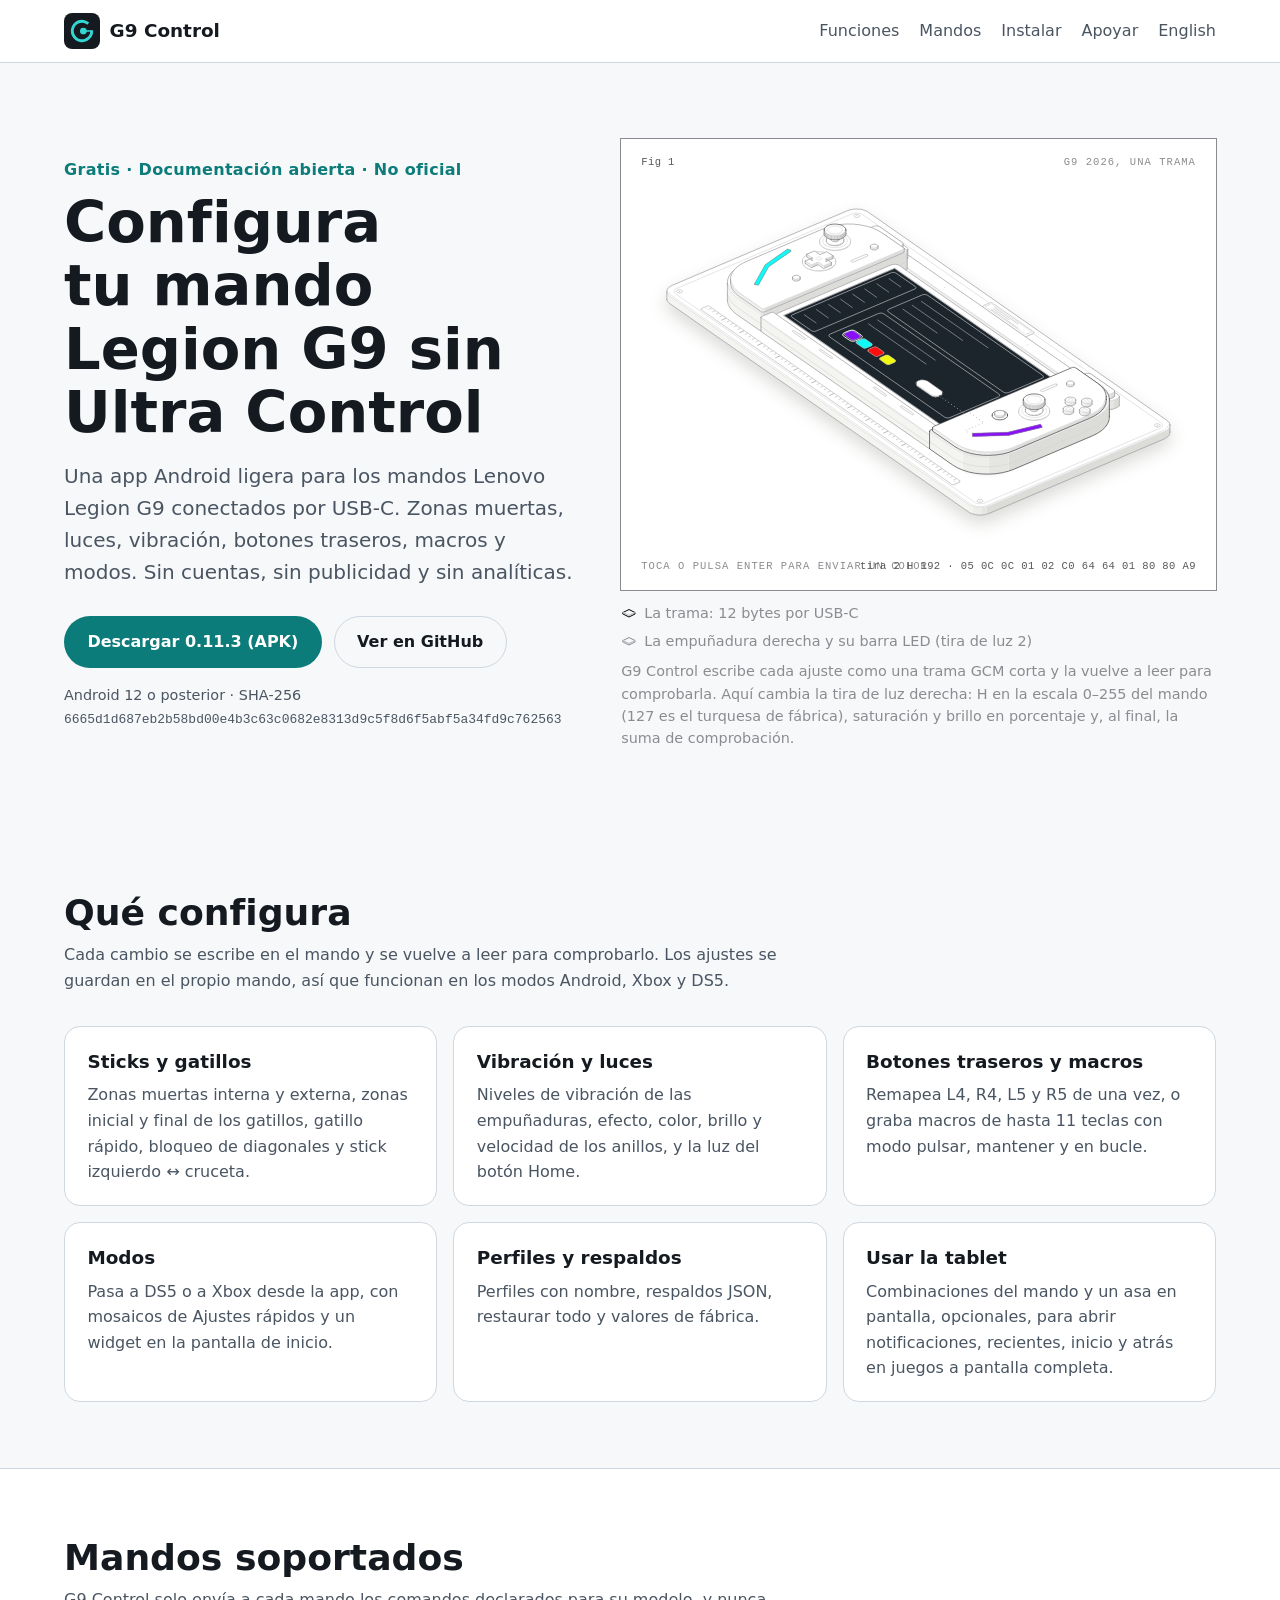
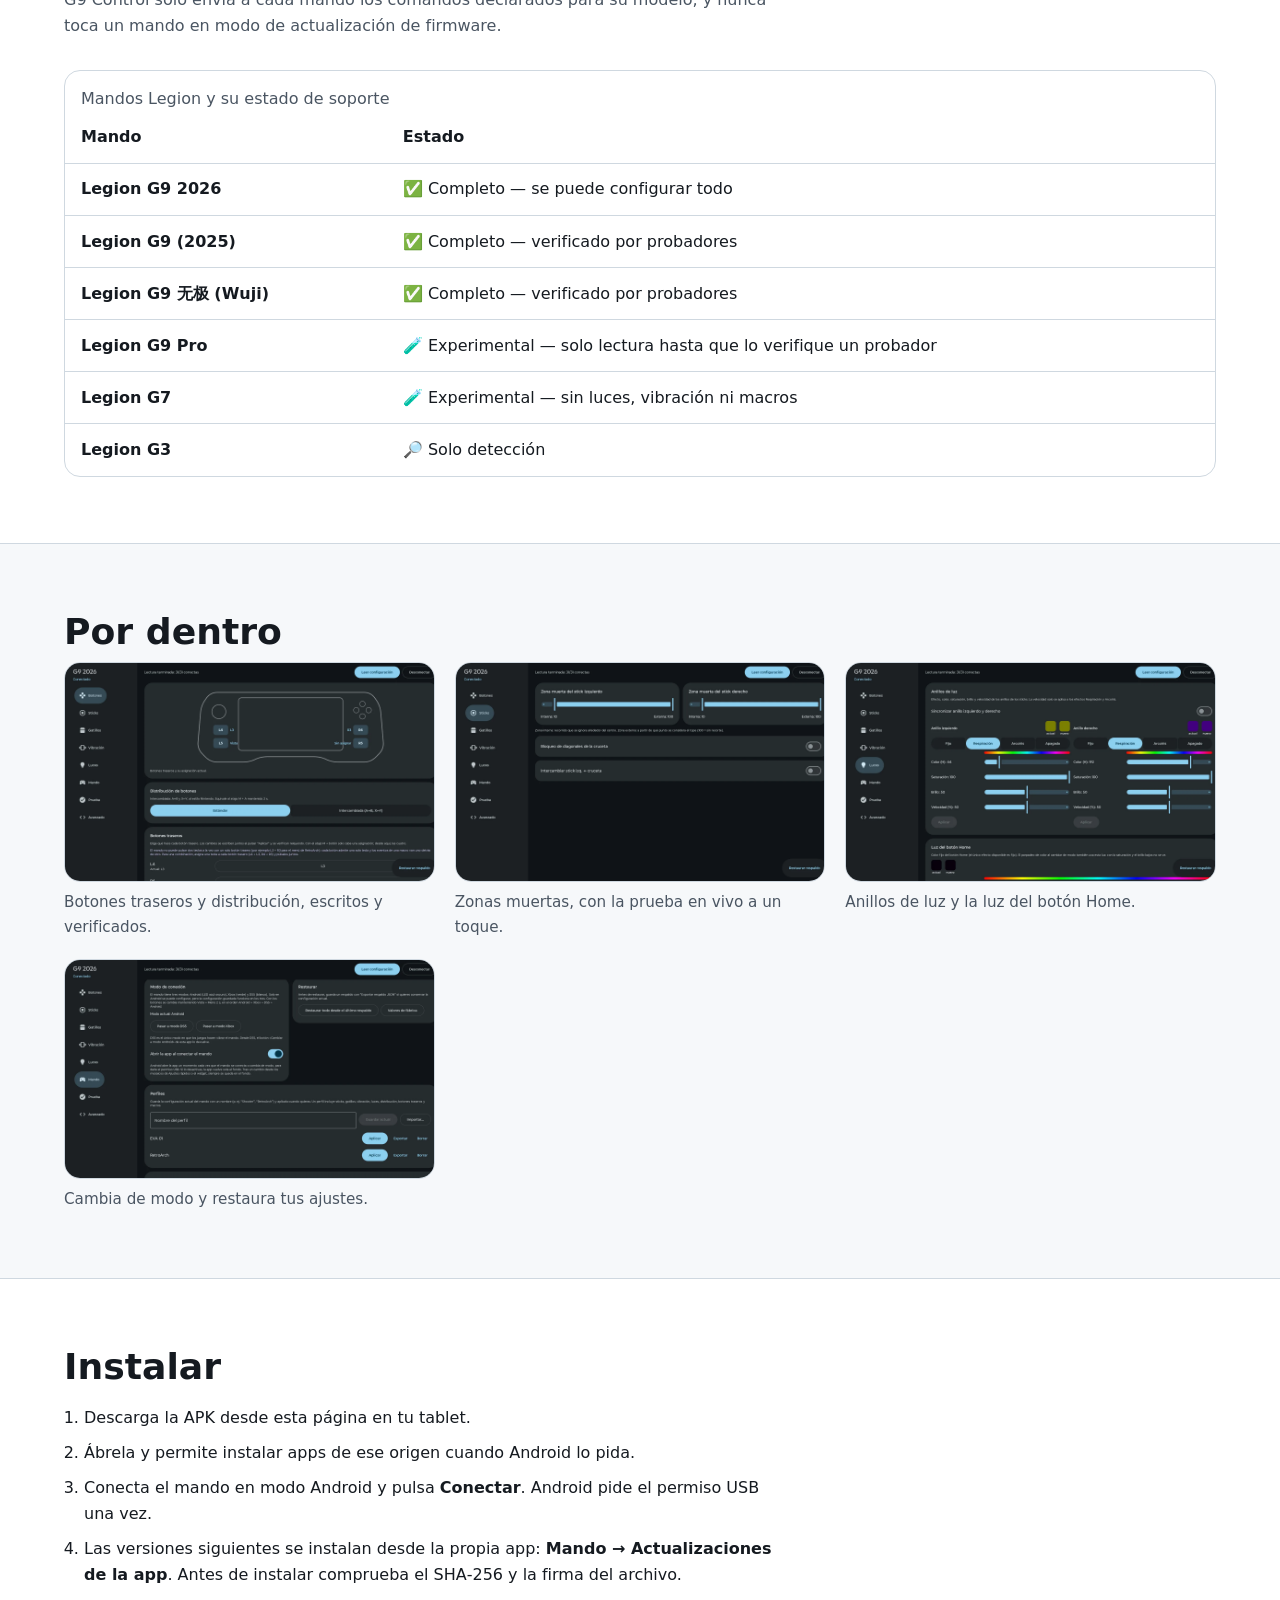
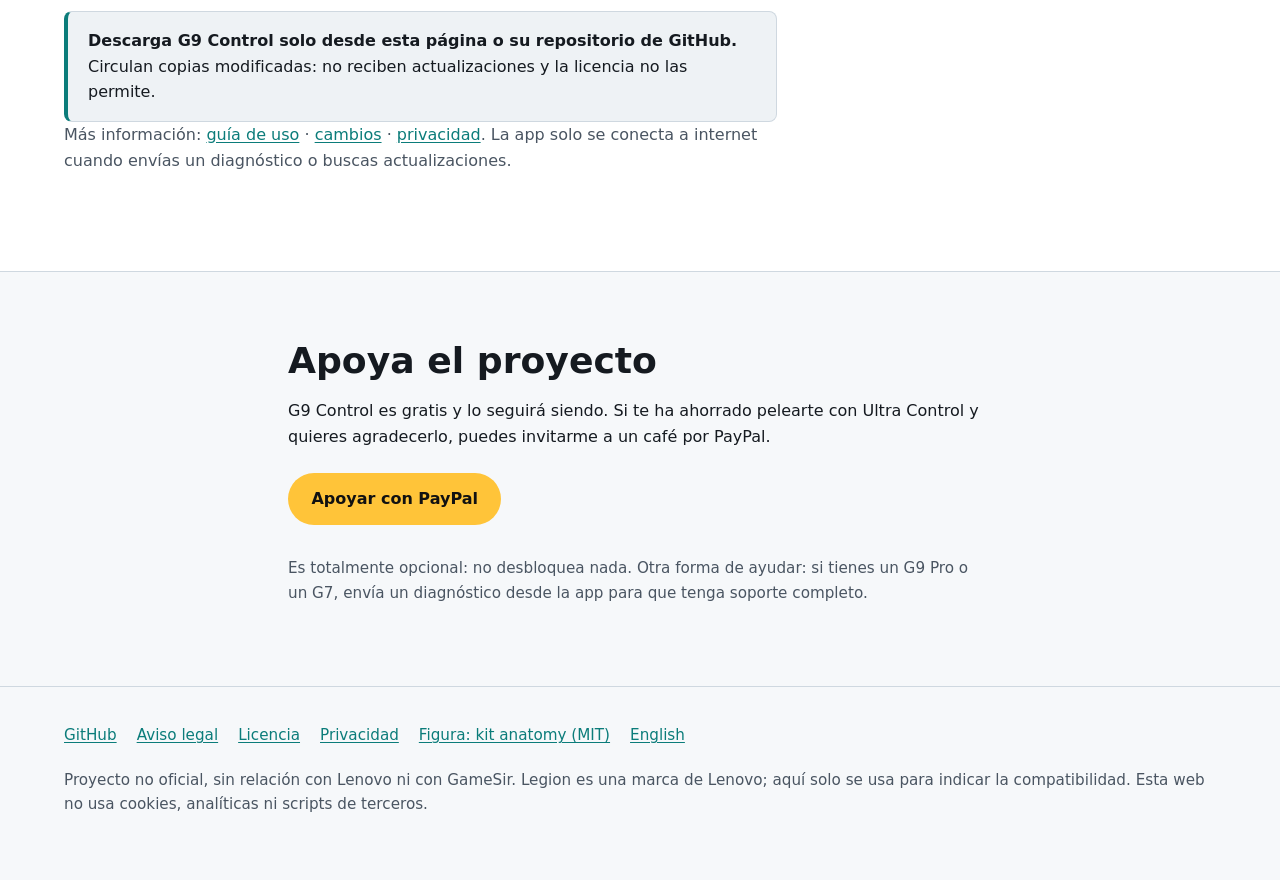
<file: site/es/index.html>
<!DOCTYPE html>
<html lang="es">
<head>
  <meta charset="utf-8">
  <meta name="viewport" content="width=device-width, initial-scale=1.0, viewport-fit=cover">
  <meta name="text-scale" content="scale">
  <meta name="color-scheme" content="light dark">
  <meta name="theme-color" media="(prefers-color-scheme: light)" content="#ffffff">
  <meta name="theme-color" media="(prefers-color-scheme: dark)" content="#171d24">
  <meta http-equiv="Content-Security-Policy" content="default-src 'none'; img-src 'self'; style-src 'self'; script-src 'self'; base-uri 'none'; form-action 'none'">
  <meta name="referrer" content="no-referrer">
  <title>G9 Control · Configura los mandos Legion G9 en Android</title>
  <meta name="description" content="App Android ligera y no oficial para configurar los mandos Lenovo Legion G9 por USB‑C: zonas muertas, luces, vibración, botones traseros, macros y modos. Sin cuentas, sin publicidad y sin analíticas.">
  <link rel="alternate" hreflang="en" href="https://jrobertoma.github.io/g9-control-center/">
  <link rel="alternate" hreflang="es" href="https://jrobertoma.github.io/g9-control-center/es/">
  <link rel="alternate" hreflang="x-default" href="https://jrobertoma.github.io/g9-control-center/">
  <link rel="icon" href="../assets/icon.svg" type="image/svg+xml">
  <link rel="apple-touch-icon" href="../assets/icon-512.png">
  <link rel="stylesheet" href="../assets/site.css">
  <link rel="stylesheet" href="../assets/figure.css">
  <script src="../assets/figure.js" defer></script>
</head>
<body>
  <a class="skip-link" href="#content">Saltar al contenido</a>

  <header class="site-header">
    <div class="wrap">
      <a class="brand" href="./"><img src="../assets/icon.svg" alt="" width="36" height="36">G9 Control</a>
      <nav class="site-nav" aria-label="Principal">
        <ul>
          <li><a href="#funciones">Funciones</a></li>
          <li><a href="#mandos">Mandos</a></li>
          <li><a href="#instalar">Instalar</a></li>
          <li><a href="#apoyo">Apoyar</a></li>
          <li><a href="../" hreflang="en" lang="en">English</a></li>
        </ul>
      </nav>
    </div>
  </header>

  <main id="content">
    <div class="hero">
      <div class="wrap">
        <div>
          <p class="eyebrow">Gratis · Documentación abierta · No oficial</p>
          <h1>Configura tu mando Legion G9 sin Ultra Control</h1>
          <p class="lead">Una app Android ligera para los mandos Lenovo Legion G9 conectados por USB‑C. Zonas muertas, luces, vibración, botones traseros, macros y modos. Sin cuentas, sin publicidad y sin analíticas.</p>
          <!-- web-version:begin -->
          <div class="cta">
            <a class="button button-primary" href="https://github.com/JRobertoMA/g9-control-center/releases/download/v0.11.3/G9Control-0.11.3.apk">Descargar 0.11.3 (APK)</a>
            <a class="button button-secondary" href="https://github.com/JRobertoMA/g9-control-center">Ver en GitHub</a>
          </div>
          <p class="release-meta">Android 12 o posterior · SHA‑256 <code>6665d1d687eb2b58bd00e4b3c63c0682e8313d9c5f8d6f5abf5a34fd9c762563</code></p>
          <!-- web-version:end -->
        </div>
        <div class="hero-media">
          <!-- figura:begin -->
          <div class="g9-iso iso"><figure class="iso-figure"><div class="iso-plate"><div class="iso-plate-corners" aria-hidden="true"><span class="iso-plate-corner" data-corner="fig">Fig 1</span><span class="iso-plate-corner" data-corner="title">G9 2026, una trama</span><span class="iso-plate-corner" data-corner="hint">Toca o pulsa Enter para enviar un color</span><span class="iso-plate-corner" data-corner="readout" data-readout>tira 2 H 192 · 05 0C 0C 01 02 C0 64 64 01 80 80 A9</span></div><div class="iso-stage g9fig" tabindex="0" role="button" aria-label="Enviar el siguiente color a la barra LED de la empuñadura derecha" data-lang="es"><svg xmlns="http://www.w3.org/2000/svg" class="iso-svg" viewBox="0 0 600 380" role="img" aria-label="Un mando Legion G9 2026 con la tablet puesta, tumbado sobre una alfombrilla de banco. El mando es una sola carcasa: dos empuñaduras unidas por carriles alrededor de la tablet, conectada al USB‑C de la tablet desde dentro de la empuñadura derecha. Al elegir un color en la pantalla, una trama de configuración va hasta el lateral derecho de la tablet y entra en la empuñadura derecha, y la barra LED en diagonal de esa empuñadura cambia a ese color."><path class="iso-halo" d="M33.7 118.5L33.8 116.9L34.5 115.3L35.7 113.7L37.5 112.4L39.7 111.2L225 32.4L227.6 31.5L230.4 30.9L233.4 30.6L236.4 30.7L239.4 31L242.1 31.7L244.6 32.6L246.7 33.8L563 254.3L564.6 255.7L565.7 257.3L566.3 258.9L566.3 266.7L566.2 268.3L565.5 269.9L564.3 271.5L562.5 272.8L560.3 273.9L375 352.8L372.4 353.7L369.6 354.3L366.6 354.6L363.6 354.5L360.6 354.2L357.9 353.5L355.4 352.6L353.3 351.4L37 130.9L35.4 129.5L34.3 127.9L33.7 126.3Z"/><g class="iso-solid"><path class="iso-fill" d="M221.7 56.1L222.4 54.7L223.7 53.5L225.6 52.4L227.9 51.7L230.4 51.3L233.1 51.3L235.7 51.7L238 52.4L239.9 53.4L241.3 54.6L242 56L242 57.5L242 59.3L241.3 60.7L240 62L238.1 63L235.8 63.8L233.3 64.1L230.6 64.2L228 63.8L225.7 63.1L223.8 62.1L222.5 60.8L221.7 59.4L221.7 58Z"/><path class="iso-shade" data-shade="0" d="M238.1 63L235.8 63.8L235.8 61.9L238.1 61.2ZM242 59.3L241.3 60.7L241.3 58.9L242 57.5ZM241.3 60.7L240 62L240 60.2L241.3 58.9ZM240 62L238.1 63L238.1 61.2L240 60.2Z"/><path class="iso-shade" data-shade="1" d="M235.8 63.8L233.3 64.1L233.3 62.3L235.8 61.9ZM233.3 64.1L230.6 64.2L230.6 62.3L233.3 62.3Z"/><path class="iso-shade" data-shade="2" d="M230.6 64.2L228 63.8L228 62L230.6 62.3ZM228 63.8L225.7 63.1L225.7 61.3L228 62Z"/><path class="iso-shade" data-shade="3" d="M225.7 63.1L223.8 62.1L223.8 60.2L225.7 61.3ZM223.8 62.1L222.5 60.8L222.5 59L223.8 60.2ZM222.5 60.8L221.7 59.4L221.7 57.6L222.5 59ZM221.7 59.4L221.7 58L221.7 56.1L221.7 57.6Z"/><path class="iso-top" d="M238.1 61.2L235.8 61.9L233.3 62.3L230.6 62.3L228 62L225.7 61.3L223.8 60.2L222.5 59L221.7 57.6L221.7 56.1L222.4 54.7L223.7 53.5L225.6 52.4L227.9 51.7L230.4 51.3L233.1 51.3L235.7 51.7L238 52.4L239.9 53.4L241.3 54.6L242 56L242 57.5L241.3 58.9L240 60.2Z"/><path class="iso-line iso-crease" data-tone="faint" d="M242 57.5L241.3 58.9L240 60.2L238.1 61.2L235.8 61.9L233.3 62.3L230.6 62.3L228 62L225.7 61.3L223.8 60.2L222.5 59L221.7 57.6L221.7 56.1"/><path class="iso-line iso-edge" data-tone="lo" d="M221.7 56.1L222.4 54.7L223.7 53.5L225.6 52.4L227.9 51.7L230.4 51.3L233.1 51.3L235.7 51.7L238 52.4L239.9 53.4L241.3 54.6L242 56L242 57.5M242 59.3L241.3 60.7L240 62L238.1 63L235.8 63.8L233.3 64.1L230.6 64.2L228 63.8L225.7 63.1L223.8 62.1L222.5 60.8L221.7 59.4L221.7 58M221.7 56.1L221.7 58M242 57.5L242 59.3"/></g><g class="iso-solid"><path class="iso-fill" d="M223.9 52.9L224.4 51.8L225.4 50.8L226.9 50L228.7 49.4L230.7 49.1L232.8 49.1L234.9 49.4L236.7 49.9L238.2 50.7L239.3 51.7L239.8 52.8L239.8 54L239.8 57.4L239.3 58.5L238.3 59.5L236.8 60.3L235 60.9L233 61.2L230.9 61.2L228.8 60.9L227 60.3L225.5 59.5L224.5 58.5L223.9 57.4L223.9 56.3Z"/><path class="iso-shade" data-shade="0" d="M236.8 60.3L235 60.9L235 57.5L236.8 56.9ZM239.8 57.4L239.3 58.5L239.3 55.1L239.8 54ZM239.3 58.5L238.3 59.5L238.3 56.1L239.3 55.1ZM238.3 59.5L236.8 60.3L236.8 56.9L238.3 56.1Z"/><path class="iso-shade" data-shade="1" d="M235 60.9L233 61.2L233 57.8L235 57.5ZM233 61.2L230.9 61.2L230.9 57.8L233 57.8Z"/><path class="iso-shade" data-shade="2" d="M230.9 61.2L228.8 60.9L228.8 57.5L230.9 57.8ZM228.8 60.9L227 60.3L227 56.9L228.8 57.5Z"/><path class="iso-shade" data-shade="3" d="M227 60.3L225.5 59.5L225.5 56.1L227 56.9ZM225.5 59.5L224.5 58.5L224.5 55.2L225.5 56.1ZM224.5 58.5L223.9 57.4L223.9 54.1L224.5 55.2ZM223.9 57.4L223.9 56.3L223.9 52.9L223.9 54.1Z"/><path class="iso-top" d="M236.8 56.9L235 57.5L233 57.8L230.9 57.8L228.8 57.5L227 56.9L225.5 56.1L224.5 55.2L223.9 54.1L223.9 52.9L224.4 51.8L225.4 50.8L226.9 50L228.7 49.4L230.7 49.1L232.8 49.1L234.9 49.4L236.7 49.9L238.2 50.7L239.3 51.7L239.8 52.8L239.8 54L239.3 55.1L238.3 56.1Z"/><path class="iso-line iso-crease" data-tone="faint" d="M239.8 54L239.3 55.1L238.3 56.1L236.8 56.9L235 57.5L233 57.8L230.9 57.8L228.8 57.5L227 56.9L225.5 56.1L224.5 55.2L223.9 54.1L223.9 52.9"/><path class="iso-line iso-edge" data-tone="lo" d="M223.9 52.9L224.4 51.8L225.4 50.8L226.9 50L228.7 49.4L230.7 49.1L232.8 49.1L234.9 49.4L236.7 49.9L238.2 50.7L239.3 51.7L239.8 52.8L239.8 54M239.8 57.4L239.3 58.5L238.3 59.5L236.8 60.3L235 60.9L233 61.2L230.9 61.2L228.8 60.9L227 60.3L225.5 59.5L224.5 58.5L223.9 57.4L223.9 56.3M223.9 52.9L223.9 56.3M239.8 54L239.8 57.4"/></g><g class="iso-solid"><path class="iso-fill" d="M60.8 124.6L61.4 123.2L62.7 122L64.6 120.9L66.9 120.2L69.5 119.8L72.1 119.8L74.7 120.2L77 120.9L78.9 121.9L80.3 123.1L81 124.5L81 126L81 127.8L80.4 129.2L79.1 130.5L77.2 131.5L74.9 132.3L72.3 132.6L69.7 132.7L67.1 132.3L64.8 131.6L62.9 130.6L61.5 129.3L60.8 127.9L60.8 126.5Z"/><path class="iso-shade" data-shade="0" d="M77.2 131.5L74.9 132.3L74.9 130.4L77.2 129.7ZM81 127.8L80.4 129.2L80.4 127.4L81 126ZM80.4 129.2L79.1 130.5L79.1 128.7L80.4 127.4ZM79.1 130.5L77.2 131.5L77.2 129.7L79.1 128.7Z"/><path class="iso-shade" data-shade="1" d="M74.9 132.3L72.3 132.6L72.3 130.8L74.9 130.4ZM72.3 132.6L69.7 132.7L69.7 130.8L72.3 130.8Z"/><path class="iso-shade" data-shade="2" d="M69.7 132.7L67.1 132.3L67.1 130.5L69.7 130.8ZM67.1 132.3L64.8 131.6L64.8 129.8L67.1 130.5Z"/><path class="iso-shade" data-shade="3" d="M64.8 131.6L62.9 130.6L62.9 128.7L64.8 129.8ZM62.9 130.6L61.5 129.3L61.5 127.5L62.9 128.7ZM61.5 129.3L60.8 127.9L60.8 126.1L61.5 127.5ZM60.8 127.9L60.8 126.5L60.8 124.6L60.8 126.1Z"/><path class="iso-top" d="M77.2 129.7L74.9 130.4L72.3 130.8L69.7 130.8L67.1 130.5L64.8 129.8L62.9 128.7L61.5 127.5L60.8 126.1L60.8 124.6L61.4 123.2L62.7 122L64.6 120.9L66.9 120.2L69.5 119.8L72.1 119.8L74.7 120.2L77 120.9L78.9 121.9L80.3 123.1L81 124.5L81 126L80.4 127.4L79.1 128.7Z"/><path class="iso-line iso-crease" data-tone="faint" d="M81 126L80.4 127.4L79.1 128.7L77.2 129.7L74.9 130.4L72.3 130.8L69.7 130.8L67.1 130.5L64.8 129.8L62.9 128.7L61.5 127.5L60.8 126.1L60.8 124.6"/><path class="iso-line iso-edge" data-tone="lo" d="M60.8 124.6L61.4 123.2L62.7 122L64.6 120.9L66.9 120.2L69.5 119.8L72.1 119.8L74.7 120.2L77 120.9L78.9 121.9L80.3 123.1L81 124.5L81 126M81 127.8L80.4 129.2L79.1 130.5L77.2 131.5L74.9 132.3L72.3 132.6L69.7 132.7L67.1 132.3L64.8 131.6L62.9 130.6L61.5 129.3L60.8 127.9L60.8 126.5M60.8 124.6L60.8 126.5M81 126L81 127.8"/></g><g class="iso-solid"><path class="iso-fill" d="M62.9 121.4L63.4 120.3L64.5 119.3L65.9 118.5L67.8 117.9L69.8 117.6L71.9 117.6L73.9 117.9L75.7 118.4L77.2 119.2L78.3 120.2L78.9 121.3L78.9 122.5L78.9 125.8L78.4 127L77.3 128L75.9 128.8L74 129.3L72 129.7L69.9 129.7L67.9 129.4L66.1 128.8L64.6 128L63.5 127L62.9 125.9L62.9 124.8Z"/><path class="iso-shade" data-shade="0" d="M75.9 128.8L74 129.3L74 126L75.9 125.4ZM78.9 125.8L78.4 127L78.4 123.6L78.9 122.5ZM78.4 127L77.3 128L77.3 124.6L78.4 123.6ZM77.3 128L75.9 128.8L75.9 125.4L77.3 124.6Z"/><path class="iso-shade" data-shade="1" d="M74 129.3L72 129.7L72 126.3L74 126ZM72 129.7L69.9 129.7L69.9 126.3L72 126.3Z"/><path class="iso-shade" data-shade="2" d="M69.9 129.7L67.9 129.4L67.9 126L69.9 126.3ZM67.9 129.4L66.1 128.8L66.1 125.4L67.9 126Z"/><path class="iso-shade" data-shade="3" d="M66.1 128.8L64.6 128L64.6 124.6L66.1 125.4ZM64.6 128L63.5 127L63.5 123.7L64.6 124.6ZM63.5 127L62.9 125.9L62.9 122.5L63.5 123.7ZM62.9 125.9L62.9 124.8L62.9 121.4L62.9 122.5Z"/><path class="iso-top" d="M75.9 125.4L74 126L72 126.3L69.9 126.3L67.9 126L66.1 125.4L64.6 124.6L63.5 123.7L62.9 122.5L62.9 121.4L63.4 120.3L64.5 119.3L65.9 118.5L67.8 117.9L69.8 117.6L71.9 117.6L73.9 117.9L75.7 118.4L77.2 119.2L78.3 120.2L78.9 121.3L78.9 122.5L78.4 123.6L77.3 124.6Z"/><path class="iso-line iso-crease" data-tone="faint" d="M78.9 122.5L78.4 123.6L77.3 124.6L75.9 125.4L74 126L72 126.3L69.9 126.3L67.9 126L66.1 125.4L64.6 124.6L63.5 123.7L62.9 122.5L62.9 121.4"/><path class="iso-line iso-edge" data-tone="lo" d="M62.9 121.4L63.4 120.3L64.5 119.3L65.9 118.5L67.8 117.9L69.8 117.6L71.9 117.6L73.9 117.9L75.7 118.4L77.2 119.2L78.3 120.2L78.9 121.3L78.9 122.5M78.9 125.8L78.4 127L77.3 128L75.9 128.8L74 129.3L72 129.7L69.9 129.7L67.9 129.4L66.1 128.8L64.6 128L63.5 127L62.9 125.9L62.9 124.8M62.9 121.4L62.9 124.8M78.9 122.5L78.9 125.8"/></g><g class="iso-solid"><path class="iso-fill" d="M519 263.4L519.6 261.9L520.9 260.7L522.8 259.6L525.1 258.9L527.7 258.5L530.3 258.5L532.9 258.9L535.2 259.6L537.1 260.6L538.5 261.9L539.2 263.3L539.2 264.7L539.2 266.5L538.6 267.9L537.3 269.2L535.4 270.2L533.1 271L530.5 271.4L527.9 271.4L525.3 271L523 270.3L521.1 269.3L519.7 268L519 266.6L519 265.2Z"/><path class="iso-shade" data-shade="0" d="M535.4 270.2L533.1 271L533.1 269.2L535.4 268.4ZM539.2 266.5L538.6 267.9L538.6 266.1L539.2 264.7ZM538.6 267.9L537.3 269.2L537.3 267.4L538.6 266.1ZM537.3 269.2L535.4 270.2L535.4 268.4L537.3 267.4Z"/><path class="iso-shade" data-shade="1" d="M533.1 271L530.5 271.4L530.5 269.5L533.1 269.2ZM530.5 271.4L527.9 271.4L527.9 269.6L530.5 269.5Z"/><path class="iso-shade" data-shade="2" d="M527.9 271.4L525.3 271L525.3 269.2L527.9 269.6ZM525.3 271L523 270.3L523 268.5L525.3 269.2Z"/><path class="iso-shade" data-shade="3" d="M523 270.3L521.1 269.3L521.1 267.5L523 268.5ZM521.1 269.3L519.7 268L519.7 266.2L521.1 267.5ZM519.7 268L519 266.6L519 264.8L519.7 266.2ZM519 266.6L519 265.2L519 263.4L519 264.8Z"/><path class="iso-top" d="M535.4 268.4L533.1 269.2L530.5 269.5L527.9 269.6L525.3 269.2L523 268.5L521.1 267.5L519.7 266.2L519 264.8L519 263.4L519.6 261.9L520.9 260.7L522.8 259.6L525.1 258.9L527.7 258.5L530.3 258.5L532.9 258.9L535.2 259.6L537.1 260.6L538.5 261.9L539.2 263.3L539.2 264.7L538.6 266.1L537.3 267.4Z"/><path class="iso-line iso-crease" data-tone="faint" d="M539.2 264.7L538.6 266.1L537.3 267.4L535.4 268.4L533.1 269.2L530.5 269.5L527.9 269.6L525.3 269.2L523 268.5L521.1 267.5L519.7 266.2L519 264.8L519 263.4"/><path class="iso-line iso-edge" data-tone="lo" d="M519 263.4L519.6 261.9L520.9 260.7L522.8 259.6L525.1 258.9L527.7 258.5L530.3 258.5L532.9 258.9L535.2 259.6L537.1 260.6L538.5 261.9L539.2 263.3L539.2 264.7M539.2 266.5L538.6 267.9L537.3 269.2L535.4 270.2L533.1 271L530.5 271.4L527.9 271.4L525.3 271L523 270.3L521.1 269.3L519.7 268L519 266.6L519 265.2M519 263.4L519 265.2M539.2 264.7L539.2 266.5"/></g><g class="iso-solid"><path class="iso-fill" d="M521.1 260.1L521.6 259L522.7 258L524.1 257.2L526 256.6L528 256.3L530.1 256.3L532.1 256.6L533.9 257.2L535.4 258L536.5 258.9L537.1 260L537.1 261.2L537.1 264.6L536.6 265.7L535.5 266.7L534.1 267.5L532.2 268.1L530.2 268.4L528.1 268.4L526.1 268.1L524.3 267.5L522.8 266.7L521.7 265.7L521.1 264.6L521.1 263.5Z"/><path class="iso-shade" data-shade="0" d="M534.1 267.5L532.2 268.1L532.2 264.7L534.1 264.1ZM537.1 264.6L536.6 265.7L536.6 262.3L537.1 261.2ZM536.6 265.7L535.5 266.7L535.5 263.3L536.6 262.3ZM535.5 266.7L534.1 267.5L534.1 264.1L535.5 263.3Z"/><path class="iso-shade" data-shade="1" d="M532.2 268.1L530.2 268.4L530.2 265L532.2 264.7ZM530.2 268.4L528.1 268.4L528.1 265L530.2 265Z"/><path class="iso-shade" data-shade="2" d="M528.1 268.4L526.1 268.1L526.1 264.7L528.1 265ZM526.1 268.1L524.3 267.5L524.3 264.2L526.1 264.7Z"/><path class="iso-shade" data-shade="3" d="M524.3 267.5L522.8 266.7L522.8 263.4L524.3 264.2ZM522.8 266.7L521.7 265.7L521.7 262.4L522.8 263.4ZM521.7 265.7L521.1 264.6L521.1 261.3L521.7 262.4ZM521.1 264.6L521.1 263.5L521.1 260.1L521.1 261.3Z"/><path class="iso-top" d="M534.1 264.1L532.2 264.7L530.2 265L528.1 265L526.1 264.7L524.3 264.2L522.8 263.4L521.7 262.4L521.1 261.3L521.1 260.1L521.6 259L522.7 258L524.1 257.2L526 256.6L528 256.3L530.1 256.3L532.1 256.6L533.9 257.2L535.4 258L536.5 258.9L537.1 260L537.1 261.2L536.6 262.3L535.5 263.3Z"/><path class="iso-line iso-crease" data-tone="faint" d="M537.1 261.2L536.6 262.3L535.5 263.3L534.1 264.1L532.2 264.7L530.2 265L528.1 265L526.1 264.7L524.3 264.2L522.8 263.4L521.7 262.4L521.1 261.3L521.1 260.1"/><path class="iso-line iso-edge" data-tone="lo" d="M521.1 260.1L521.6 259L522.7 258L524.1 257.2L526 256.6L528 256.3L530.1 256.3L532.1 256.6L533.9 257.2L535.4 258L536.5 258.9L537.1 260L537.1 261.2M537.1 264.6L536.6 265.7L535.5 266.7L534.1 267.5L532.2 268.1L530.2 268.4L528.1 268.4L526.1 268.1L524.3 267.5L522.8 266.7L521.7 265.7L521.1 264.6L521.1 263.5M521.1 260.1L521.1 263.5M537.1 261.2L537.1 264.6"/></g><g class="iso-solid"><path class="iso-fill" d="M358 331.8L358.7 330.4L360 329.2L361.9 328.1L364.2 327.4L366.7 327L369.4 327L372 327.4L374.3 328.1L376.2 329.1L377.5 330.3L378.3 331.7L378.3 333.2L378.3 335L377.6 336.4L376.3 337.7L374.4 338.7L372.1 339.5L369.6 339.8L366.9 339.9L364.3 339.5L362 338.8L360.1 337.8L358.7 336.5L358 335.1L358 333.7Z"/><path class="iso-shade" data-shade="0" d="M374.4 338.7L372.1 339.5L372.1 337.6L374.4 336.9ZM378.3 335L377.6 336.4L377.6 334.6L378.3 333.2ZM377.6 336.4L376.3 337.7L376.3 335.9L377.6 334.6ZM376.3 337.7L374.4 338.7L374.4 336.9L376.3 335.9Z"/><path class="iso-shade" data-shade="1" d="M372.1 339.5L369.6 339.8L369.6 338L372.1 337.6ZM369.6 339.8L366.9 339.9L366.9 338L369.6 338Z"/><path class="iso-shade" data-shade="2" d="M366.9 339.9L364.3 339.5L364.3 337.7L366.9 338ZM364.3 339.5L362 338.8L362 337L364.3 337.7Z"/><path class="iso-shade" data-shade="3" d="M362 338.8L360.1 337.8L360.1 335.9L362 337ZM360.1 337.8L358.7 336.5L358.7 334.7L360.1 335.9ZM358.7 336.5L358 335.1L358 333.3L358.7 334.7ZM358 335.1L358 333.7L358 331.8L358 333.3Z"/><path class="iso-top" d="M374.4 336.9L372.1 337.6L369.6 338L366.9 338L364.3 337.7L362 337L360.1 335.9L358.7 334.7L358 333.3L358 331.8L358.7 330.4L360 329.2L361.9 328.1L364.2 327.4L366.7 327L369.4 327L372 327.4L374.3 328.1L376.2 329.1L377.5 330.3L378.3 331.7L378.3 333.2L377.6 334.6L376.3 335.9Z"/><path class="iso-line iso-crease" data-tone="faint" d="M378.3 333.2L377.6 334.6L376.3 335.9L374.4 336.9L372.1 337.6L369.6 338L366.9 338L364.3 337.7L362 337L360.1 335.9L358.7 334.7L358 333.3L358 331.8"/><path class="iso-line iso-edge" data-tone="lo" d="M358 331.8L358.7 330.4L360 329.2L361.9 328.1L364.2 327.4L366.7 327L369.4 327L372 327.4L374.3 328.1L376.2 329.1L377.5 330.3L378.3 331.7L378.3 333.2M378.3 335L377.6 336.4L376.3 337.7L374.4 338.7L372.1 339.5L369.6 339.8L366.9 339.9L364.3 339.5L362 338.8L360.1 337.8L358.7 336.5L358 335.1L358 333.7M358 331.8L358 333.7M378.3 333.2L378.3 335"/></g><g class="iso-solid"><path class="iso-fill" d="M360.2 328.6L360.7 327.5L361.7 326.5L363.2 325.7L365 325.1L367 324.8L369.1 324.8L371.2 325.1L373 325.6L374.5 326.5L375.5 327.4L376.1 328.5L376.1 329.7L376.1 333.1L375.6 334.2L374.6 335.2L373.1 336L371.3 336.6L369.3 336.9L367.2 336.9L365.1 336.6L363.3 336L361.8 335.2L360.7 334.2L360.2 333.1L360.2 332Z"/><path class="iso-shade" data-shade="0" d="M373.1 336L371.3 336.6L371.3 333.2L373.1 332.6ZM376.1 333.1L375.6 334.2L375.6 330.8L376.1 329.7ZM375.6 334.2L374.6 335.2L374.6 331.8L375.6 330.8ZM374.6 335.2L373.1 336L373.1 332.6L374.6 331.8Z"/><path class="iso-shade" data-shade="1" d="M371.3 336.6L369.3 336.9L369.3 333.5L371.3 333.2ZM369.3 336.9L367.2 336.9L367.2 333.5L369.3 333.5Z"/><path class="iso-shade" data-shade="2" d="M367.2 336.9L365.1 336.6L365.1 333.2L367.2 333.5ZM365.1 336.6L363.3 336L363.3 332.6L365.1 333.2Z"/><path class="iso-shade" data-shade="3" d="M363.3 336L361.8 335.2L361.8 331.8L363.3 332.6ZM361.8 335.2L360.7 334.2L360.7 330.9L361.8 331.8ZM360.7 334.2L360.2 333.1L360.2 329.8L360.7 330.9ZM360.2 333.1L360.2 332L360.2 328.6L360.2 329.8Z"/><path class="iso-top" d="M373.1 332.6L371.3 333.2L369.3 333.5L367.2 333.5L365.1 333.2L363.3 332.6L361.8 331.8L360.7 330.9L360.2 329.8L360.2 328.6L360.7 327.5L361.7 326.5L363.2 325.7L365 325.1L367 324.8L369.1 324.8L371.2 325.1L373 325.6L374.5 326.5L375.5 327.4L376.1 328.5L376.1 329.7L375.6 330.8L374.6 331.8Z"/><path class="iso-line iso-crease" data-tone="faint" d="M376.1 329.7L375.6 330.8L374.6 331.8L373.1 332.6L371.3 333.2L369.3 333.5L367.2 333.5L365.1 333.2L363.3 332.6L361.8 331.8L360.7 330.9L360.2 329.8L360.2 328.6"/><path class="iso-line iso-edge" data-tone="lo" d="M360.2 328.6L360.7 327.5L361.7 326.5L363.2 325.7L365 325.1L367 324.8L369.1 324.8L371.2 325.1L373 325.6L374.5 326.5L375.5 327.4L376.1 328.5L376.1 329.7M376.1 333.1L375.6 334.2L374.6 335.2L373.1 336L371.3 336.6L369.3 336.9L367.2 336.9L365.1 336.6L363.3 336L361.8 335.2L360.7 334.2L360.2 333.1L360.2 332M360.2 328.6L360.2 332M376.1 329.7L376.1 333.1"/></g><g class="iso-solid"><path class="iso-fill" d="M33.7 113.3L33.8 111.7L34.5 110.1L35.7 108.5L37.5 107.2L39.7 106.1L225 27.2L227.6 26.3L230.4 25.7L233.4 25.4L236.4 25.5L239.4 25.8L242.1 26.5L244.6 27.4L246.7 28.6L563 249.1L564.6 250.5L565.7 252.1L566.3 253.7L566.3 261.5L566.2 263.1L565.5 264.7L564.3 266.3L562.5 267.6L560.3 268.8L375 347.6L372.4 348.5L369.6 349.1L366.6 349.4L363.6 349.3L360.6 349L357.9 348.3L355.4 347.4L353.3 346.2L37 125.7L35.4 124.3L34.3 122.7L33.7 121.1Z"/><path class="iso-shade" data-shade="0" d="M566.3 261.5L566.2 263.1L566.2 255.3L566.3 253.7ZM566.2 263.1L565.5 264.7L565.5 257L566.2 255.3ZM565.5 264.7L564.3 266.3L564.3 258.5L565.5 257ZM564.3 266.3L562.5 267.6L562.5 259.8L564.3 258.5ZM562.5 267.6L560.3 268.8L560.3 261L562.5 259.8ZM560.3 268.8L375 347.6L375 339.8L560.3 261ZM375 347.6L372.4 348.5L372.4 340.7L375 339.8Z"/><path class="iso-shade" data-shade="1" d="M372.4 348.5L369.6 349.1L369.6 341.3L372.4 340.7ZM369.6 349.1L366.6 349.4L366.6 341.6L369.6 341.3Z"/><path class="iso-shade" data-shade="2" d="M366.6 349.4L363.6 349.3L363.6 341.6L366.6 341.6ZM363.6 349.3L360.6 349L360.6 341.2L363.6 341.6ZM360.6 349L357.9 348.3L357.9 340.5L360.6 341.2Z"/><path class="iso-shade" data-shade="3" d="M357.9 348.3L355.4 347.4L355.4 339.6L357.9 340.5ZM355.4 347.4L353.3 346.2L353.3 338.4L355.4 339.6ZM353.3 346.2L37 125.7L37 117.9L353.3 338.4ZM37 125.7L35.4 124.3L35.4 116.5L37 117.9ZM35.4 124.3L34.3 122.7L34.3 115L35.4 116.5ZM34.3 122.7L33.7 121.1L33.7 113.3L34.3 115Z"/><path class="iso-top" d="M563 249.1L564.6 250.5L565.7 252.1L566.3 253.7L566.2 255.3L565.5 257L564.3 258.5L562.5 259.8L560.3 261L375 339.8L372.4 340.7L369.6 341.3L366.6 341.6L363.6 341.6L360.6 341.2L357.9 340.5L355.4 339.6L353.3 338.4L37 117.9L35.4 116.5L34.3 115L33.7 113.3L33.8 111.7L34.5 110.1L35.7 108.5L37.5 107.2L39.7 106.1L225 27.2L227.6 26.3L230.4 25.7L233.4 25.4L236.4 25.5L239.4 25.8L242.1 26.5L244.6 27.4L246.7 28.6Z"/><path class="iso-line iso-crease" data-tone="faint" d="M566.3 253.7L566.2 255.3L565.5 257L564.3 258.5L562.5 259.8L560.3 261L375 339.8L372.4 340.7L369.6 341.3L366.6 341.6L363.6 341.6L360.6 341.2L357.9 340.5L355.4 339.6L353.3 338.4L37 117.9L35.4 116.5L34.3 115L33.7 113.3"/><path class="iso-line iso-bevel" data-tone="faint" d="M566.3 253.7L564 255.2L563.5 256.6L562.4 257.9L560.9 259.1L558.9 260.1L373.8 338.9L371.5 339.7L369 340.2L366.5 340.4L363.9 340.4L361.3 340.1L358.9 339.5L356.8 338.7L354.9 337.6L38.8 117.2L37.3 116L36.4 114.6L33.7 113.3"/><path class="iso-line iso-edge" data-tone="mid" d="M33.7 113.3L33.8 111.7L34.5 110.1L35.7 108.5L37.5 107.2L39.7 106.1L225 27.2L227.6 26.3L230.4 25.7L233.4 25.4L236.4 25.5L239.4 25.8L242.1 26.5L244.6 27.4L246.7 28.6L563 249.1L564.6 250.5L565.7 252.1L566.3 253.7M566.3 261.5L566.2 263.1L565.5 264.7L564.3 266.3L562.5 267.6L560.3 268.8L375 347.6L372.4 348.5L369.6 349.1L366.6 349.4L363.6 349.3L360.6 349L357.9 348.3L355.4 347.4L353.3 346.2L37 125.7L35.4 124.3L34.3 122.7L33.7 121.1M566.3 253.7L566.3 261.5M33.7 113.3L33.7 121.1"/></g><path class="iso-line" data-tone="faint" d="M556.9 251.7L557.7 252.4L558.3 253.2L558.5 254L558.5 254.8L558.2 255.6L557.6 256.4L556.7 257.1L555.6 257.6L370.2 336.5L369 337L367.5 337.3L366 337.4L364.5 337.4L363.1 337.2L361.7 336.9L360.4 336.4L359.4 335.8L43.1 115.3L42.3 114.6L41.7 113.8L41.5 113L41.5 112.2L41.8 111.4L42.4 110.6L43.3 109.9L44.4 109.4L229.8 30.5L231 30.1L232.5 29.8L234 29.6L235.5 29.6L236.9 29.8L238.3 30.2L239.6 30.6L240.6 31.2Z"/><path class="iso-line" data-tone="lo" d="M236.7 34L235.6 34.3L234.4 34.3L233.3 34.1L232.4 33.7L231.8 33.1L231.7 32.4L232.1 31.8L232.9 31.3L234 31L235.2 31L236.3 31.2L237.2 31.6L237.8 32.2L237.9 32.9L237.5 33.5ZM554.9 255.8L553.8 256.1L552.6 256.1L551.5 255.9L550.6 255.5L550 254.9L549.9 254.3L550.3 253.6L551.1 253.1L552.2 252.8L553.4 252.8L554.5 253L555.4 253.4L556 254L556.1 254.7L555.7 255.3ZM48.9 113.9L47.8 114.2L46.6 114.2L45.5 114L44.6 113.6L44 113L43.9 112.3L44.3 111.7L45.1 111.2L46.2 110.9L47.4 110.9L48.5 111.1L49.4 111.5L50 112.1L50.1 112.8L49.7 113.4ZM367.1 335.7L366 336L364.8 336L363.7 335.8L362.8 335.4L362.2 334.8L362.1 334.2L362.5 333.5L363.3 333L364.4 332.8L365.6 332.7L366.7 332.9L367.6 333.3L368.2 333.9L368.3 334.6L367.9 335.2Z"/><g class="iso-dots" data-tone="mid"><circle cx="234.8" cy="32.6" r="0.5"/><circle cx="553" cy="254.5" r="0.5"/><circle cx="47" cy="112.6" r="0.5"/><circle cx="365.2" cy="334.4" r="0.5"/></g><g class="iso-solid"><path class="iso-fill" d="M70.3 131.3L70.4 130.8L70.9 130.5L76.4 128.2L77.1 128L77.9 128L78.6 128.3L343.4 312.9L343.7 313.3L343.7 314.1L343.6 314.5L343.1 314.9L337.7 317.2L336.9 317.4L336.1 317.3L335.5 317.1L70.6 132.4L70.3 132Z"/><path class="iso-shade" data-shade="0" d="M343.7 314.1L343.6 314.5L343.6 313.8L343.7 313.3ZM343.6 314.5L343.1 314.9L343.1 314.1L343.6 313.8ZM343.1 314.9L337.7 317.2L337.7 316.4L343.1 314.1Z"/><path class="iso-shade" data-shade="1" d="M337.7 317.2L336.9 317.4L336.9 316.6L337.7 316.4Z"/><path class="iso-shade" data-shade="2" d="M336.9 317.4L336.1 317.3L336.1 316.6L336.9 316.6Z"/><path class="iso-shade" data-shade="3" d="M336.1 317.3L335.5 317.1L335.5 316.3L336.1 316.6ZM335.5 317.1L70.6 132.4L70.6 131.7L335.5 316.3ZM70.6 132.4L70.3 132L70.3 131.3L70.6 131.7Z"/><path class="iso-top" d="M343.4 312.9L343.7 313.3L343.6 313.8L343.1 314.1L337.7 316.4L336.9 316.6L336.1 316.6L335.5 316.3L70.6 131.7L70.3 131.3L70.4 130.8L70.9 130.5L76.4 128.2L77.1 128L77.9 128L78.6 128.3Z"/><path class="iso-line iso-edge" data-tone="lo" d="M70.3 131.3L70.4 130.8L70.9 130.5L76.4 128.2L77.1 128L77.9 128L78.6 128.3L343.4 312.9L343.7 313.3M343.7 314.1L343.6 314.5L343.1 314.9L337.7 317.2L336.9 317.4L336.1 317.3L335.5 317.1L70.6 132.4L70.3 132M343.7 313.3L343.7 314.1M70.3 131.3L70.3 132"/></g><path class="iso-line" data-tone="lo" d="M80.7 130.6L78.5 131.5M84.5 133.3L82.3 134.2M88.3 135.9L86.1 136.8M92.1 138.6L89.9 139.5M99.7 143.9L97.5 144.8M103.5 146.5L101.4 147.5M107.4 149.2L105.2 150.1M111.2 151.9L109 152.8M118.8 157.2L116.6 158.1M122.6 159.8L120.4 160.8M126.4 162.5L124.2 163.4M130.2 165.1L128 166.1M137.8 170.4L135.7 171.4M141.7 173.1L139.5 174M145.5 175.8L143.3 176.7M149.3 178.4L147.1 179.4M156.9 183.7L154.7 184.7M160.7 186.4L158.5 187.3M164.5 189L162.3 190M168.3 191.7L166.1 192.6M176 197L173.8 197.9M179.8 199.7L177.6 200.6M183.6 202.3L181.4 203.3M187.4 205L185.2 205.9M195 210.3L192.8 211.2M198.8 213L196.6 213.9M202.6 215.6L200.4 216.5M206.4 218.3L204.2 219.2M214.1 223.6L211.9 224.5M217.9 226.2L215.7 227.2M221.7 228.9L219.5 229.8M225.5 231.5L223.3 232.5M233.1 236.9L230.9 237.8M236.9 239.5L234.7 240.5M240.7 242.2L238.5 243.1M244.5 244.8L242.4 245.8M252.2 250.1L250 251.1M256 252.8L253.8 253.7M259.8 255.5L257.6 256.4M263.6 258.1L261.4 259M271.2 263.4L269 264.4M275 266.1L272.8 267M278.8 268.7L276.7 269.7M282.7 271.4L280.5 272.3M290.3 276.7L288.1 277.6M294.1 279.4L291.9 280.3M297.9 282L295.7 283M301.7 284.7L299.5 285.6M309.3 290L307.1 290.9M313.1 292.6L310.9 293.6M317 295.3L314.8 296.2M320.8 298L318.6 298.9M328.4 303.3L326.2 304.2M332.2 305.9L330 306.9M336 308.6L333.8 309.5M339.8 311.2L337.6 312.2"/><path class="iso-line" data-tone="mid" d="M95.9 141.2L91.8 143M115 154.5L110.8 156.3M134 167.8L129.9 169.6M153.1 181.1L148.9 182.8M172.1 194.4L168 196.1M191.2 207.6L187.1 209.4M210.3 220.9L206.1 222.7M229.3 234.2L225.2 236M248.4 247.5L244.2 249.3M267.4 260.8L263.3 262.5M286.5 274.1L282.3 275.8M305.5 287.3L301.4 289.1M324.6 300.6L320.4 302.4"/><g class="iso-dots" data-tone="mid"><circle cx="75.6" cy="130.6" r="0.42"/><circle cx="338.6" cy="313.9" r="0.42"/></g><g class="iso-solid"><path class="iso-fill" d="M368.1 128.6L368.3 128.1L368.8 127.6L375.7 124.7L376.5 124.5L377.5 124.6L378.3 124.9L421.7 155.2L422.1 155.7L422.1 156.6L422 157.1L421.4 157.5L414.6 160.4L413.7 160.6L412.7 160.6L412 160.3L368.5 130L368.1 129.5Z"/><path class="iso-shade" data-shade="0" d="M422.1 156.6L422 157.1L422 156.2L422.1 155.7ZM422 157.1L421.4 157.5L421.4 156.6L422 156.2ZM421.4 157.5L414.6 160.4L414.6 159.5L421.4 156.6Z"/><path class="iso-shade" data-shade="1" d="M414.6 160.4L413.7 160.6L413.7 159.7L414.6 159.5Z"/><path class="iso-shade" data-shade="2" d="M413.7 160.6L412.7 160.6L412.7 159.7L413.7 159.7Z"/><path class="iso-shade" data-shade="3" d="M412.7 160.6L412 160.3L412 159.3L412.7 159.7ZM412 160.3L368.5 130L368.5 129.1L412 159.3ZM368.5 130L368.1 129.5L368.1 128.6L368.5 129.1Z"/><path class="iso-top" d="M421.7 155.2L422.1 155.7L422 156.2L421.4 156.6L414.6 159.5L413.7 159.7L412.7 159.7L412 159.3L368.5 129.1L368.1 128.6L368.3 128.1L368.8 127.6L375.7 124.7L376.5 124.5L377.5 124.6L378.3 124.9Z"/><path class="iso-line iso-edge" data-tone="lo" d="M368.1 128.6L368.3 128.1L368.8 127.6L375.7 124.7L376.5 124.5L377.5 124.6L378.3 124.9L421.7 155.2L422.1 155.7M422.1 156.6L422 157.1L421.4 157.5L414.6 160.4L413.7 160.6L412.7 160.6L412 160.3L368.5 130L368.1 129.5M422.1 155.7L422.1 156.6M368.1 128.6L368.1 129.5"/></g><path class="iso-line" data-tone="faint" d="M419.8 155.8L413.5 158.5L370.4 128.5L376.8 125.8Z"/><path class="iso-line" data-tone="lo" data-free="" d="M380.9 130L405.6 147.3"/><path class="iso-line" data-tone="lo" data-free="" d="M378.9 130.8L396.1 142.8"/><path class="iso-line" data-tone="lo" data-free="" d="M377 131.7L405.5 151.6"/><g class="iso-dots" data-tone="mid"><circle cx="374.2" cy="127.5" r="0.4"/><circle cx="416.1" cy="156.7" r="0.4"/></g><path class="iso-halo g9-blur" d="M104.7 122L104.8 118.7L106.1 115.5L108.6 112.4L112.1 109.7L116.5 107.5L209.1 68L214.3 66.3L219.9 65.1L225.9 64.5L232 64.6L237.9 65.3L243.4 66.6L248.4 68.5L252.6 70.9L488.9 235.6L492.1 238.4L494.3 241.5L495.3 244.8L495.3 244.9L495.2 248.2L493.9 251.4L491.4 254.4L487.9 257.1L483.5 259.4L390.9 298.9L385.7 300.6L380.1 301.8L374.1 302.4L368 302.3L362.1 301.6L356.6 300.3L351.6 298.4L347.4 296L111.1 131.3L107.9 128.5L105.7 125.4L104.7 122.1Z"/><g class="iso-solid"><path class="iso-fill" d="M199.8 163.3L200.3 162.4L201.5 161.6L291.8 123.2L293.4 122.8L295.2 122.7L296.9 123L298.3 123.7L304 127.6L304.8 128.5L304.9 129.5L304.9 133.4L304.4 134.3L303.2 135.1L213 173.5L211.3 173.9L209.5 174L207.8 173.7L206.4 173.1L200.7 169.1L199.9 168.2L199.8 167.2Z"/><path class="iso-shade" data-shade="0" d="M304.9 133.4L304.4 134.3L304.4 130.4L304.9 129.5ZM304.4 134.3L303.2 135.1L303.2 131.2L304.4 130.4ZM303.2 135.1L213 173.5L213 169.6L303.2 131.2Z"/><path class="iso-shade" data-shade="1" d="M213 173.5L211.3 173.9L211.3 170L213 169.6ZM211.3 173.9L209.5 174L209.5 170.1L211.3 170Z"/><path class="iso-shade" data-shade="2" d="M209.5 174L207.8 173.7L207.8 169.8L209.5 170.1Z"/><path class="iso-shade" data-shade="3" d="M207.8 173.7L206.4 173.1L206.4 169.2L207.8 169.8ZM206.4 173.1L200.7 169.1L200.7 165.2L206.4 169.2ZM200.7 169.1L199.9 168.2L199.9 164.3L200.7 165.2ZM199.9 168.2L199.8 167.2L199.8 163.3L199.9 164.3Z"/><path class="iso-top" d="M304 127.6L304.8 128.5L304.9 129.5L304.4 130.4L303.2 131.2L213 169.6L211.3 170L209.5 170.1L207.8 169.8L206.4 169.2L200.7 165.2L199.9 164.3L199.8 163.3L200.3 162.4L201.5 161.6L291.8 123.2L293.4 122.8L295.2 122.7L296.9 123L298.3 123.7Z"/><path class="iso-line iso-crease" data-tone="faint" d="M304.9 129.5L304.4 130.4L303.2 131.2L213 169.6L211.3 170L209.5 170.1L207.8 169.8L206.4 169.2L200.7 165.2L199.9 164.3L199.8 163.3"/><path class="iso-line iso-bevel" data-tone="faint" d="M304.9 129.5L303.7 130.2L302.7 130.9L212.5 169.2L211.1 169.6L209.6 169.7L208.2 169.4L207 168.9L201.4 164.9L200.7 164.2L199.8 163.3"/><path class="iso-line iso-edge" data-tone="lo" d="M199.8 163.3L200.3 162.4L201.5 161.6L291.8 123.2L293.4 122.8L295.2 122.7L296.9 123L298.3 123.7L304 127.6L304.8 128.5L304.9 129.5M304.9 133.4L304.4 134.3L303.2 135.1L213 173.5L211.3 173.9L209.5 174L207.8 173.7L206.4 173.1L200.7 169.1L199.9 168.2L199.8 167.2M304.9 129.5L304.9 133.4M199.8 163.3L199.8 167.2"/></g><g class="iso-solid"><path class="iso-fill" d="M295.1 229.7L295.6 228.8L296.8 228L387 189.6L388.7 189.2L390.5 189.1L392.2 189.4L393.6 190.1L399.3 194.1L400.1 194.9L400.2 195.9L400.2 199.8L399.7 200.8L398.5 201.5L308.2 239.9L306.6 240.3L304.8 240.4L303.1 240.1L301.7 239.5L296 235.5L295.2 234.6L295.1 233.6Z"/><path class="iso-shade" data-shade="0" d="M400.2 199.8L399.7 200.8L399.7 196.9L400.2 195.9ZM399.7 200.8L398.5 201.5L398.5 197.6L399.7 196.9ZM398.5 201.5L308.2 239.9L308.2 236L398.5 197.6Z"/><path class="iso-shade" data-shade="1" d="M308.2 239.9L306.6 240.3L306.6 236.5L308.2 236ZM306.6 240.3L304.8 240.4L304.8 236.5L306.6 236.5Z"/><path class="iso-shade" data-shade="2" d="M304.8 240.4L303.1 240.1L303.1 236.2L304.8 236.5Z"/><path class="iso-shade" data-shade="3" d="M303.1 240.1L301.7 239.5L301.7 235.6L303.1 236.2ZM301.7 239.5L296 235.5L296 231.6L301.7 235.6ZM296 235.5L295.2 234.6L295.2 230.7L296 231.6ZM295.2 234.6L295.1 233.6L295.1 229.7L295.2 230.7Z"/><path class="iso-top" d="M399.3 194.1L400.1 194.9L400.2 195.9L399.7 196.9L398.5 197.6L308.2 236L306.6 236.5L304.8 236.5L303.1 236.2L301.7 235.6L296 231.6L295.2 230.7L295.1 229.7L295.6 228.8L296.8 228L387 189.6L388.7 189.2L390.5 189.1L392.2 189.4L393.6 190.1Z"/><path class="iso-line iso-crease" data-tone="faint" d="M400.2 195.9L399.7 196.9L398.5 197.6L308.2 236L306.6 236.5L304.8 236.5L303.1 236.2L301.7 235.6L296 231.6L295.2 230.7L295.1 229.7"/><path class="iso-line iso-bevel" data-tone="faint" d="M400.2 195.9L399 196.7L397.9 197.3L307.8 235.7L306.4 236L304.9 236.1L303.5 235.8L302.3 235.3L296.7 231.4L295.9 230.6L295.1 229.7"/><path class="iso-line iso-edge" data-tone="lo" d="M295.1 229.7L295.6 228.8L296.8 228L387 189.6L388.7 189.2L390.5 189.1L392.2 189.4L393.6 190.1L399.3 194.1L400.1 194.9L400.2 195.9M400.2 199.8L399.7 200.8L398.5 201.5L308.2 239.9L306.6 240.3L304.8 240.4L303.1 240.1L301.7 239.5L296 235.5L295.2 234.6L295.1 233.6M400.2 195.9L400.2 199.8M295.1 229.7L295.1 233.6"/></g><g class="iso-solid"><path class="iso-fill" d="M276 79.4L276.3 78.9L276.9 78.5L286.7 74.4L287.5 74.2L288.4 74.1L289.2 74.3L289.9 74.6L466.2 197.5L466.6 197.9L466.6 198.4L466.6 212.7L466.4 213.1L465.8 213.5L456 217.7L455.2 217.9L454.3 217.9L453.4 217.8L452.8 217.4L276.5 94.6L276.1 94.1L276 93.6Z"/><path class="iso-shade" data-shade="0" d="M466.6 212.7L466.4 213.1L466.4 198.9L466.6 198.4ZM466.4 213.1L465.8 213.5L465.8 199.2L466.4 198.9ZM465.8 213.5L456 217.7L456 203.4L465.8 199.2Z"/><path class="iso-shade" data-shade="1" d="M456 217.7L455.2 217.9L455.2 203.6L456 203.4ZM455.2 217.9L454.3 217.9L454.3 203.6L455.2 203.6Z"/><path class="iso-shade" data-shade="2" d="M454.3 217.9L453.4 217.8L453.4 203.5L454.3 203.6Z"/><path class="iso-shade" data-shade="3" d="M453.4 217.8L452.8 217.4L452.8 203.2L453.4 203.5ZM452.8 217.4L276.5 94.6L276.5 80.3L452.8 203.2ZM276.5 94.6L276.1 94.1L276.1 79.9L276.5 80.3ZM276.1 94.1L276 93.6L276 79.4L276.1 79.9Z"/><path class="iso-top" d="M466.2 197.5L466.6 197.9L466.6 198.4L466.4 198.9L465.8 199.2L456 203.4L455.2 203.6L454.3 203.6L453.4 203.5L452.8 203.2L276.5 80.3L276.1 79.9L276 79.4L276.3 78.9L276.9 78.5L286.7 74.4L287.5 74.2L288.4 74.1L289.2 74.3L289.9 74.6Z"/><path class="iso-line iso-crease" data-tone="faint" d="M466.6 198.4L466.4 198.9L465.8 199.2L456 203.4L455.2 203.6L454.3 203.6L453.4 203.5L452.8 203.2L276.5 80.3L276.1 79.9L276 79.4"/><path class="iso-line iso-bevel" data-tone="faint" d="M466.6 198.4L465.5 198.6L465.1 198.9L455.5 203L455 203.1L454.4 203.1L453.9 203L453.4 202.8L277.3 80L277 79.7L276 79.4"/><path class="iso-line iso-edge" data-tone="mid" d="M276 79.4L276.3 78.9L276.9 78.5L286.7 74.4L287.5 74.2L288.4 74.1L289.2 74.3L289.9 74.6L466.2 197.5L466.6 197.9L466.6 198.4M466.6 212.7L466.4 213.1L465.8 213.5L456 217.7L455.2 217.9L454.3 217.9L453.4 217.8L452.8 217.4L276.5 94.6L276.1 94.1L276 93.6M466.6 198.4L466.6 212.7M276 79.4L276 93.6"/></g><g class="iso-dots" data-tone="mid"><circle cx="327.5" cy="108.3" r="0.45"/></g><g class="iso-dots" data-tone="mid"><circle cx="415.2" cy="169.4" r="0.45"/></g><g class="iso-solid"><path class="iso-fill" d="M245.8 49.2L246.5 48.1L247.9 47.3L251.5 45.7L253.4 45.2L255.5 45.1L257.5 45.5L259.1 46.2L287.7 66.1L288.7 67.2L288.8 68.3L288.8 77.4L288.2 78.5L286.8 79.4L283.1 80.9L281.2 81.4L279.1 81.5L277.1 81.2L275.5 80.4L246.9 60.5L246 59.5L245.8 58.3Z"/><path class="iso-shade" data-shade="0" d="M288.8 77.4L288.2 78.5L288.2 69.4L288.8 68.3ZM288.2 78.5L286.8 79.4L286.8 70.3L288.2 69.4ZM286.8 79.4L283.1 80.9L283.1 71.8L286.8 70.3Z"/><path class="iso-shade" data-shade="1" d="M283.1 80.9L281.2 81.4L281.2 72.4L283.1 71.8ZM281.2 81.4L279.1 81.5L279.1 72.4L281.2 72.4Z"/><path class="iso-shade" data-shade="2" d="M279.1 81.5L277.1 81.2L277.1 72.1L279.1 72.4Z"/><path class="iso-shade" data-shade="3" d="M277.1 81.2L275.5 80.4L275.5 71.3L277.1 72.1ZM275.5 80.4L246.9 60.5L246.9 51.4L275.5 71.3ZM246.9 60.5L246 59.5L246 50.4L246.9 51.4ZM246 59.5L245.8 58.3L245.8 49.2L246 50.4Z"/><path class="iso-top" d="M287.7 66.1L288.7 67.2L288.8 68.3L288.2 69.4L286.8 70.3L283.1 71.8L281.2 72.4L279.1 72.4L277.1 72.1L275.5 71.3L246.9 51.4L246 50.4L245.8 49.2L246.5 48.1L247.9 47.3L251.5 45.7L253.4 45.2L255.5 45.1L257.5 45.5L259.1 46.2Z"/><path class="iso-line iso-crease" data-tone="faint" d="M288.8 68.3L288.2 69.4L286.8 70.3L283.1 71.8L281.2 72.4L279.1 72.4L277.1 72.1L275.5 71.3L246.9 51.4L246 50.4L245.8 49.2"/><path class="iso-line iso-bevel" data-tone="faint" d="M288.8 68.3L287.6 69.2L286.3 70L282.8 71.6L281.1 72L279.2 72.1L277.4 71.8L276 71.1L247.5 51.2L246.6 50.3L245.8 49.2"/><path class="iso-line iso-edge" data-tone="mid" d="M245.8 49.2L246.5 48.1L247.9 47.3L251.5 45.7L253.4 45.2L255.5 45.1L257.5 45.5L259.1 46.2L287.7 66.1L288.7 67.2L288.8 68.3M288.8 77.4L288.2 78.5L286.8 79.4L283.1 80.9L281.2 81.4L279.1 81.5L277.1 81.2L275.5 80.4L246.9 60.5L246 59.5L245.8 58.3M288.8 68.3L288.8 77.4M245.8 49.2L245.8 58.3"/></g><g class="iso-solid"><path class="iso-fill" d="M248.4 46.5L248.9 45.6L250.1 44.8L252.6 43.8L254.2 43.4L256 43.3L257.7 43.6L259.1 44.2L282.9 60.8L283.7 61.7L283.8 62.7L283.8 67.4L283.3 68.3L282.1 69.1L279.6 70.1L278 70.5L276.2 70.6L274.5 70.3L273.1 69.7L249.3 53.1L248.5 52.2L248.4 51.2Z"/><path class="iso-shade" data-shade="0" d="M283.8 67.4L283.3 68.3L283.3 63.6L283.8 62.7ZM283.3 68.3L282.1 69.1L282.1 64.4L283.3 63.6ZM282.1 69.1L279.6 70.1L279.6 65.4L282.1 64.4Z"/><path class="iso-shade" data-shade="1" d="M279.6 70.1L278 70.5L278 65.9L279.6 65.4ZM278 70.5L276.2 70.6L276.2 65.9L278 65.9Z"/><path class="iso-shade" data-shade="2" d="M276.2 70.6L274.5 70.3L274.5 65.6L276.2 65.9Z"/><path class="iso-shade" data-shade="3" d="M274.5 70.3L273.1 69.7L273.1 65L274.5 65.6ZM273.1 69.7L249.3 53.1L249.3 48.4L273.1 65ZM249.3 53.1L248.5 52.2L248.5 47.5L249.3 48.4ZM248.5 52.2L248.4 51.2L248.4 46.5L248.5 47.5Z"/><path class="iso-top" d="M282.9 60.8L283.7 61.7L283.8 62.7L283.3 63.6L282.1 64.4L279.6 65.4L278 65.9L276.2 65.9L274.5 65.6L273.1 65L249.3 48.4L248.5 47.5L248.4 46.5L248.9 45.6L250.1 44.8L252.6 43.8L254.2 43.4L256 43.3L257.7 43.6L259.1 44.2Z"/><path class="iso-line iso-crease" data-tone="faint" d="M283.8 62.7L283.3 63.6L282.1 64.4L279.6 65.4L278 65.9L276.2 65.9L274.5 65.6L273.1 65L249.3 48.4L248.5 47.5L248.4 46.5"/><path class="iso-line iso-bevel" data-tone="faint" d="M283.8 62.7L282.7 63.5L281.7 64.1L279.3 65.1L277.9 65.5L276.3 65.6L274.8 65.3L273.6 64.8L249.8 48.2L249.1 47.4L248.4 46.5"/><path class="iso-line iso-edge" data-tone="mid" d="M248.4 46.5L248.9 45.6L250.1 44.8L252.6 43.8L254.2 43.4L256 43.3L257.7 43.6L259.1 44.2L282.9 60.8L283.7 61.7L283.8 62.7M283.8 67.4L283.3 68.3L282.1 69.1L279.6 70.1L278 70.5L276.2 70.6L274.5 70.3L273.1 69.7L249.3 53.1L248.5 52.2L248.4 51.2M283.8 62.7L283.8 67.4M248.4 46.5L248.4 51.2"/></g><g class="iso-solid"><path class="iso-fill" d="M97.8 104.2L98.1 100.2L99.6 96.3L102.1 92.6L105.7 89.1L110.3 86L115.6 83.4L198.6 48.1L204.6 45.9L211.3 44.2L218.3 43.2L225.5 42.7L232.8 42.9L239.9 43.7L246.8 45.1L253.1 47L258.8 49.5L263.7 52.4L287.5 69L287.8 69.3L288 69.5L288.1 69.8L288.2 70L288.2 88.2L288.2 88.5L288.1 88.7L287.9 89L287.7 89.2L287.4 89.4L287 89.6L135.8 153.9L135.4 154.1L134.9 154.2L134.5 154.2L134 154.3L133.5 154.3L133 154.2L132.6 154.1L132.2 154L131.8 153.8L131.5 153.6L107.6 137L103.6 133.7L100.6 130.1L98.6 126.3L97.8 122.3Z"/><path class="iso-shade" data-shade="0" d="M288.2 88.2L288.2 88.5L288.2 70.3L288.2 70ZM288.2 88.5L288.1 88.7L288.1 70.5L288.2 70.3ZM288.1 88.7L287.9 89L287.9 70.8L288.1 70.5ZM287.9 89L287.7 89.2L287.7 71L287.9 70.8ZM287.7 89.2L287.4 89.4L287.4 71.2L287.7 71ZM287.4 89.4L287 89.6L287 71.4L287.4 71.2ZM287 89.6L135.8 153.9L135.8 135.7L287 71.4ZM135.8 153.9L135.4 154.1L135.4 135.9L135.8 135.7Z"/><path class="iso-shade" data-shade="1" d="M135.4 154.1L134.9 154.2L134.9 136L135.4 135.9ZM134.9 154.2L134.5 154.2L134.5 136.1L134.9 136ZM134.5 154.2L134 154.3L134 136.1L134.5 136.1Z"/><path class="iso-shade" data-shade="2" d="M134 154.3L133.5 154.3L133.5 136.1L134 136.1ZM133.5 154.3L133 154.2L133 136L133.5 136.1ZM133 154.2L132.6 154.1L132.6 135.9L133 136ZM132.6 154.1L132.2 154L132.2 135.8L132.6 135.9Z"/><path class="iso-shade" data-shade="3" d="M132.2 154L131.8 153.8L131.8 135.7L132.2 135.8ZM131.8 153.8L131.5 153.6L131.5 135.5L131.8 135.7ZM131.5 153.6L107.6 137L107.6 118.9L131.5 135.5ZM107.6 137L103.6 133.7L103.6 115.5L107.6 118.9ZM103.6 133.7L100.6 130.1L100.6 111.9L103.6 115.5ZM100.6 130.1L98.6 126.3L98.6 108.1L100.6 111.9ZM98.6 126.3L97.8 122.3L97.8 104.2L98.6 108.1Z"/><path class="iso-top" d="M198.6 48.1L204.6 45.9L211.3 44.2L218.3 43.2L225.5 42.7L232.8 42.9L239.9 43.7L246.8 45.1L253.1 47L258.8 49.5L263.7 52.4L287.5 69L287.8 69.3L288 69.5L288.1 69.8L288.2 70L288.2 70.3L288.1 70.5L287.9 70.8L287.7 71L287.4 71.2L287 71.4L135.8 135.7L135.4 135.9L134.9 136L134.5 136.1L134 136.1L133.5 136.1L133 136L132.6 135.9L132.2 135.8L131.8 135.7L131.5 135.5L107.6 118.9L103.6 115.5L100.6 111.9L98.6 108.1L97.8 104.2L98.1 100.2L99.6 96.3L102.1 92.6L105.7 89.1L110.3 86L115.6 83.4Z"/><path class="iso-line iso-crease" data-tone="faint" d="M288.2 70L288.2 70.3L288.1 70.5L287.9 70.8L287.7 71L287.4 71.2L287 71.4L135.8 135.7L135.4 135.9L134.9 136L134.5 136.1L134 136.1L133.5 136.1L133 136L132.6 135.9L132.2 135.8L131.8 135.7L131.5 135.5L107.6 118.9L103.6 115.5L100.6 111.9L98.6 108.1L97.8 104.2"/><path class="iso-line iso-bevel" data-tone="faint" d="M288.2 70L286.3 70.2L286.3 70.3L286.2 70.4L286.1 70.5L286 70.5L285.8 70.6L134.7 134.9L134.5 135L134.3 135.1L134.1 135.1L133.9 135.1L133.7 135.1L133.5 135.1L133.4 135L133.2 135L133 134.9L132.9 134.8L109.1 118.3L105.2 115.1L102.3 111.6L100.5 107.9L97.8 104.2"/><path class="iso-line" data-tone="faint" d="M288.2 80.4L288.2 80.7L288.1 80.9L287.9 81.2L287.7 81.4L287.4 81.6L287 81.8L135.8 146.1L135.4 146.3L134.9 146.4L134.5 146.5L134 146.5L133.5 146.5L133 146.4L132.6 146.3L132.2 146.2L131.8 146L131.5 145.8L107.6 129.2L103.6 125.9L100.6 122.3L98.6 118.5L97.8 114.6"/><path class="iso-line iso-edge" data-tone="mid" d="M97.8 104.2L98.1 100.2L99.6 96.3L102.1 92.6L105.7 89.1L110.3 86L115.6 83.4L198.6 48.1L204.6 45.9L211.3 44.2L218.3 43.2L225.5 42.7L232.8 42.9L239.9 43.7L246.8 45.1L253.1 47L258.8 49.5L263.7 52.4L287.5 69L287.8 69.3L288 69.5L288.1 69.8L288.2 70M288.2 88.2L288.2 88.5L288.1 88.7L287.9 89L287.7 89.2L287.4 89.4L287 89.6L135.8 153.9L135.4 154.1L134.9 154.2L134.5 154.2L134 154.3L133.5 154.3L133 154.2L132.6 154.1L132.2 154L131.8 153.8L131.5 153.6L107.6 137L103.6 133.7L100.6 130.1L98.6 126.3L97.8 122.3M288.2 70L288.2 88.2M97.8 104.2L97.8 122.3"/></g><g class="iso-solid"><path class="iso-fill" d="M101.1 100.5L101.4 96.7L102.9 92.9L105.5 89.3L109.1 86L113.7 83L119 80.5L198.1 46.8L204 44.6L210.4 42.9L217.1 41.8L224.2 41.3L231.2 41.4L238.1 42.2L244.8 43.5L250.9 45.3L256.4 47.7L261.2 50.5L284.3 66.5L284.6 66.8L284.8 67L284.9 67.2L285 67.5L285 70.6L284.9 70.9L284.8 71.1L284.7 71.4L284.4 71.6L284.1 71.8L283.8 72L137.6 134.2L137.2 134.3L136.7 134.4L136.3 134.5L135.8 134.5L135.3 134.5L134.9 134.5L134.4 134.4L134 134.3L133.7 134.1L133.3 133.9L110.4 117.8L106.5 114.6L103.6 111.1L101.8 107.4L101.1 103.6Z"/><path class="iso-shade" data-shade="0" d="M285 70.6L284.9 70.9L284.9 67.8L285 67.5ZM284.9 70.9L284.8 71.1L284.8 68L284.9 67.8ZM284.8 71.1L284.7 71.4L284.7 68.2L284.8 68ZM284.7 71.4L284.4 71.6L284.4 68.5L284.7 68.2ZM284.4 71.6L284.1 71.8L284.1 68.7L284.4 68.5ZM284.1 71.8L283.8 72L283.8 68.8L284.1 68.7ZM283.8 72L137.6 134.2L137.6 131.1L283.8 68.8ZM137.6 134.2L137.2 134.3L137.2 131.2L137.6 131.1Z"/><path class="iso-shade" data-shade="1" d="M137.2 134.3L136.7 134.4L136.7 131.3L137.2 131.2ZM136.7 134.4L136.3 134.5L136.3 131.4L136.7 131.3ZM136.3 134.5L135.8 134.5L135.8 131.4L136.3 131.4Z"/><path class="iso-shade" data-shade="2" d="M135.8 134.5L135.3 134.5L135.3 131.4L135.8 131.4ZM135.3 134.5L134.9 134.5L134.9 131.4L135.3 131.4ZM134.9 134.5L134.4 134.4L134.4 131.3L134.9 131.4ZM134.4 134.4L134 134.3L134 131.1L134.4 131.3Z"/><path class="iso-shade" data-shade="3" d="M134 134.3L133.7 134.1L133.7 131L134 131.1ZM133.7 134.1L133.3 133.9L133.3 130.8L133.7 131ZM133.3 133.9L110.4 117.8L110.4 114.7L133.3 130.8ZM110.4 117.8L106.5 114.6L106.5 111.5L110.4 114.7ZM106.5 114.6L103.6 111.1L103.6 108L106.5 111.5ZM103.6 111.1L101.8 107.4L101.8 104.3L103.6 108ZM101.8 107.4L101.1 103.6L101.1 100.5L101.8 104.3Z"/><path class="iso-top" d="M198.1 46.8L204 44.6L210.4 42.9L217.1 41.8L224.2 41.3L231.2 41.4L238.1 42.2L244.8 43.5L250.9 45.3L256.4 47.7L261.2 50.5L284.3 66.5L284.6 66.8L284.8 67L284.9 67.2L285 67.5L284.9 67.8L284.8 68L284.7 68.2L284.4 68.5L284.1 68.7L283.8 68.8L137.6 131.1L137.2 131.2L136.7 131.3L136.3 131.4L135.8 131.4L135.3 131.4L134.9 131.4L134.4 131.3L134 131.1L133.7 131L133.3 130.8L110.4 114.7L106.5 111.5L103.6 108L101.8 104.3L101.1 100.5L101.4 96.7L102.9 92.9L105.5 89.3L109.1 86L113.7 83L119 80.5Z"/><path class="iso-line iso-crease" data-tone="faint" d="M285 67.5L284.9 67.8L284.8 68L284.7 68.2L284.4 68.5L284.1 68.7L283.8 68.8L137.6 131.1L137.2 131.2L136.7 131.3L136.3 131.4L135.8 131.4L135.3 131.4L134.9 131.4L134.4 131.3L134 131.1L133.7 131L133.3 130.8L110.4 114.7L106.5 111.5L103.6 108L101.8 104.3L101.1 100.5"/><path class="iso-line iso-bevel" data-tone="faint" d="M285 67.5L284 67.7L283.9 67.9L283.8 68L283.7 68.2L283.4 68.3L283.2 68.5L137 130.6L136.7 130.8L136.4 130.8L136.1 130.9L135.8 130.9L135.4 130.9L135.1 130.9L134.8 130.8L134.5 130.7L134.3 130.6L134.1 130.5L111.2 114.4L107.4 111.2L104.5 107.8L102.7 104.2L101.1 100.5"/><path class="iso-line iso-edge" data-tone="mid" d="M101.1 100.5L101.4 96.7L102.9 92.9L105.5 89.3L109.1 86L113.7 83L119 80.5L198.1 46.8L204 44.6L210.4 42.9L217.1 41.8L224.2 41.3L231.2 41.4L238.1 42.2L244.8 43.5L250.9 45.3L256.4 47.7L261.2 50.5L284.3 66.5L284.6 66.8L284.8 67L284.9 67.2L285 67.5M285 70.6L284.9 70.9L284.8 71.1L284.7 71.4L284.4 71.6L284.1 71.8L283.8 72L137.6 134.2L137.2 134.3L136.7 134.4L136.3 134.5L135.8 134.5L135.3 134.5L134.9 134.5L134.4 134.4L134 134.3L133.7 134.1L133.3 133.9L110.4 117.8L106.5 114.6L103.6 111.1L101.8 107.4L101.1 103.6M285 67.5L285 70.6M101.1 100.5L101.1 103.6"/></g><g class="iso-solid"><path class="iso-fill" d="M195.4 59.2L195.5 58.2L195.8 57.2L196.4 56.2L197.1 55.3L198 54.4L199.1 53.6L200.3 52.9L201.7 52.2L203.2 51.7L204.8 51.2L206.5 50.8L208.3 50.5L210.1 50.4L211.9 50.3L213.8 50.4L215.6 50.6L217.3 50.9L219 51.3L220.6 51.8L222.1 52.3L223.5 53L224.7 53.8L225.8 54.6L226.6 55.5L227.3 56.4L227.8 57.4L228.1 58.4L228.2 59.4L228.2 60.5L228.1 61.5L227.7 62.5L227.2 63.5L226.5 64.4L225.6 65.3L224.5 66.1L223.3 66.8L221.9 67.5L220.4 68L218.7 68.5L217 68.9L215.3 69.2L213.5 69.3L211.6 69.4L209.8 69.3L208 69.1L206.2 68.8L204.5 68.4L202.9 68L201.4 67.4L200.1 66.7L198.9 65.9L197.8 65.1L196.9 64.2L196.2 63.3L195.8 62.3L195.5 61.3L195.4 60.3Z"/><path class="iso-shade" data-shade="0" d="M221.9 67.5L220.4 68L220.4 66.9L221.9 66.3ZM228.2 60.5L228.1 61.5L228.1 60.4L228.2 59.4ZM228.1 61.5L227.7 62.5L227.7 61.3L228.1 60.4ZM227.7 62.5L227.2 63.5L227.2 62.3L227.7 61.3ZM227.2 63.5L226.5 64.4L226.5 63.2L227.2 62.3ZM226.5 64.4L225.6 65.3L225.6 64.1L226.5 63.2ZM225.6 65.3L224.5 66.1L224.5 64.9L225.6 64.1ZM224.5 66.1L223.3 66.8L223.3 65.6L224.5 64.9ZM223.3 66.8L221.9 67.5L221.9 66.3L223.3 65.6Z"/><path class="iso-shade" data-shade="1" d="M220.4 68L218.7 68.5L218.7 67.4L220.4 66.9ZM218.7 68.5L217 68.9L217 67.7L218.7 67.4ZM217 68.9L215.3 69.2L215.3 68L217 67.7ZM215.3 69.2L213.5 69.3L213.5 68.2L215.3 68ZM213.5 69.3L211.6 69.4L211.6 68.2L213.5 68.2Z"/><path class="iso-shade" data-shade="2" d="M211.6 69.4L209.8 69.3L209.8 68.1L211.6 68.2ZM209.8 69.3L208 69.1L208 68L209.8 68.1ZM208 69.1L206.2 68.8L206.2 67.7L208 68ZM206.2 68.8L204.5 68.4L204.5 67.3L206.2 67.7ZM204.5 68.4L202.9 68L202.9 66.8L204.5 67.3Z"/><path class="iso-shade" data-shade="3" d="M202.9 68L201.4 67.4L201.4 66.2L202.9 66.8ZM201.4 67.4L200.1 66.7L200.1 65.5L201.4 66.2ZM200.1 66.7L198.9 65.9L198.9 64.8L200.1 65.5ZM198.9 65.9L197.8 65.1L197.8 63.9L198.9 64.8ZM197.8 65.1L196.9 64.2L196.9 63.1L197.8 63.9ZM196.9 64.2L196.2 63.3L196.2 62.1L196.9 63.1ZM196.2 63.3L195.8 62.3L195.8 61.2L196.2 62.1ZM195.8 62.3L195.5 61.3L195.5 60.2L195.8 61.2ZM195.5 61.3L195.4 60.3L195.4 59.2L195.5 60.2Z"/><path class="iso-top" d="M221.9 66.3L220.4 66.9L218.7 67.4L217 67.7L215.3 68L213.5 68.2L211.6 68.2L209.8 68.1L208 68L206.2 67.7L204.5 67.3L202.9 66.8L201.4 66.2L200.1 65.5L198.9 64.8L197.8 63.9L196.9 63.1L196.2 62.1L195.8 61.2L195.5 60.2L195.4 59.2L195.5 58.2L195.8 57.2L196.4 56.2L197.1 55.3L198 54.4L199.1 53.6L200.3 52.9L201.7 52.2L203.2 51.7L204.8 51.2L206.5 50.8L208.3 50.5L210.1 50.4L211.9 50.3L213.8 50.4L215.6 50.6L217.3 50.9L219 51.3L220.6 51.8L222.1 52.3L223.5 53L224.7 53.8L225.8 54.6L226.6 55.5L227.3 56.4L227.8 57.4L228.1 58.4L228.2 59.4L228.1 60.4L227.7 61.3L227.2 62.3L226.5 63.2L225.6 64.1L224.5 64.9L223.3 65.6Z"/><path class="iso-line iso-edge" data-tone="lo" d="M195.4 59.2L195.5 58.2L195.8 57.2L196.4 56.2L197.1 55.3L198 54.4L199.1 53.6L200.3 52.9L201.7 52.2L203.2 51.7L204.8 51.2L206.5 50.8L208.3 50.5L210.1 50.4L211.9 50.3L213.8 50.4L215.6 50.6L217.3 50.9L219 51.3L220.6 51.8L222.1 52.3L223.5 53L224.7 53.8L225.8 54.6L226.6 55.5L227.3 56.4L227.8 57.4L228.1 58.4L228.2 59.4M228.2 60.5L228.1 61.5L227.7 62.5L227.2 63.5L226.5 64.4L225.6 65.3L224.5 66.1L223.3 66.8L221.9 67.5L220.4 68L218.7 68.5L217 68.9L215.3 69.2L213.5 69.3L211.6 69.4L209.8 69.3L208 69.1L206.2 68.8L204.5 68.4L202.9 68L201.4 67.4L200.1 66.7L198.9 65.9L197.8 65.1L196.9 64.2L196.2 63.3L195.8 62.3L195.5 61.3L195.4 60.3M195.4 59.2L195.4 60.3M228.2 59.4L228.2 60.5"/></g><path class="iso-line" data-tone="faint" d="M219.8 64.8L218.4 65.4L216.9 65.8L215.3 66.1L213.6 66.3L211.9 66.3L210.2 66.3L208.5 66.1L206.9 65.8L205.4 65.4L204 64.9L202.7 64.3L201.5 63.6L200.6 62.9L199.8 62L199.3 61.2L198.9 60.3L198.8 59.3L198.9 58.4L199.2 57.5L199.7 56.6L200.5 55.8L201.4 55L202.5 54.3L203.8 53.7L205.2 53.2L206.7 52.8L208.3 52.4L210 52.3L211.7 52.2L213.4 52.2L215 52.4L216.6 52.7L218.2 53.1L219.6 53.6L220.9 54.2L222 54.9L223 55.7L223.7 56.5L224.3 57.4L224.7 58.3L224.8 59.2L224.7 60.1L224.4 61L223.8 61.9L223.1 62.8L222.2 63.5L221 64.2Z"/><g class="iso-solid"><path class="iso-fill" d="M202.5 57.9L202.6 57.1L202.9 56.3L203.4 55.6L204.1 54.9L205 54.3L206.1 53.7L207.3 53.3L208.6 53L210 52.7L211.5 52.7L212.9 52.7L214.3 52.9L215.7 53.1L217 53.5L218.1 54L219.1 54.6L219.9 55.3L220.5 56L220.9 56.7L221.1 57.5L221.1 59.1L221 59.9L220.7 60.7L220.2 61.4L219.5 62.1L218.6 62.7L217.5 63.3L216.3 63.7L215 64L213.5 64.2L212.1 64.3L210.6 64.3L209.2 64.1L207.9 63.9L206.6 63.5L205.4 63L204.5 62.4L203.7 61.7L203.1 61L202.7 60.2L202.5 59.4Z"/><path class="iso-shade" data-shade="0" d="M217.5 63.3L216.3 63.7L216.3 62.1L217.5 61.7ZM221.1 59.1L221 59.9L221 58.3L221.1 57.5ZM221 59.9L220.7 60.7L220.7 59.1L221 58.3ZM220.7 60.7L220.2 61.4L220.2 59.8L220.7 59.1ZM220.2 61.4L219.5 62.1L219.5 60.5L220.2 59.8ZM219.5 62.1L218.6 62.7L218.6 61.2L219.5 60.5ZM218.6 62.7L217.5 63.3L217.5 61.7L218.6 61.2Z"/><path class="iso-shade" data-shade="1" d="M216.3 63.7L215 64L215 62.5L216.3 62.1ZM215 64L213.5 64.2L213.5 62.7L215 62.5ZM213.5 64.2L212.1 64.3L212.1 62.8L213.5 62.7Z"/><path class="iso-shade" data-shade="2" d="M212.1 64.3L210.6 64.3L210.6 62.7L212.1 62.8ZM210.6 64.3L209.2 64.1L209.2 62.6L210.6 62.7ZM209.2 64.1L207.9 63.9L207.9 62.3L209.2 62.6ZM207.9 63.9L206.6 63.5L206.6 61.9L207.9 62.3Z"/><path class="iso-shade" data-shade="3" d="M206.6 63.5L205.4 63L205.4 61.4L206.6 61.9ZM205.4 63L204.5 62.4L204.5 60.8L205.4 61.4ZM204.5 62.4L203.7 61.7L203.7 60.2L204.5 60.8ZM203.7 61.7L203.1 61L203.1 59.4L203.7 60.2ZM203.1 61L202.7 60.2L202.7 58.7L203.1 59.4ZM202.7 60.2L202.5 59.4L202.5 57.9L202.7 58.7Z"/><path class="iso-top" d="M217.5 61.7L216.3 62.1L215 62.5L213.5 62.7L212.1 62.8L210.6 62.7L209.2 62.6L207.9 62.3L206.6 61.9L205.4 61.4L204.5 60.8L203.7 60.2L203.1 59.4L202.7 58.7L202.5 57.9L202.6 57.1L202.9 56.3L203.4 55.6L204.1 54.9L205 54.3L206.1 53.7L207.3 53.3L208.6 53L210 52.7L211.5 52.7L212.9 52.7L214.3 52.9L215.7 53.1L217 53.5L218.1 54L219.1 54.6L219.9 55.3L220.5 56L220.9 56.7L221.1 57.5L221 58.3L220.7 59.1L220.2 59.8L219.5 60.5L218.6 61.2Z"/><path class="iso-line iso-edge" data-tone="mid" d="M202.5 57.9L202.6 57.1L202.9 56.3L203.4 55.6L204.1 54.9L205 54.3L206.1 53.7L207.3 53.3L208.6 53L210 52.7L211.5 52.7L212.9 52.7L214.3 52.9L215.7 53.1L217 53.5L218.1 54L219.1 54.6L219.9 55.3L220.5 56L220.9 56.7L221.1 57.5M221.1 59.1L221 59.9L220.7 60.7L220.2 61.4L219.5 62.1L218.6 62.7L217.5 63.3L216.3 63.7L215 64L213.5 64.2L212.1 64.3L210.6 64.3L209.2 64.1L207.9 63.9L206.6 63.5L205.4 63L204.5 62.4L203.7 61.7L203.1 61L202.7 60.2L202.5 59.4M202.5 57.9L202.5 59.4M221.1 57.5L221.1 59.1"/></g><g class="iso-solid"><path class="iso-fill" d="M207.5 51.5L207.8 50.9L208.3 50.3L209.1 49.9L210.1 49.6L211.2 49.4L212.3 49.4L213.4 49.6L214.4 49.9L215.2 50.3L215.8 50.8L216.1 51.4L216.1 52L216.1 58L215.8 58.6L215.2 59.1L214.4 59.6L213.5 59.9L212.4 60L211.3 60.1L210.2 59.9L209.2 59.6L208.4 59.2L207.8 58.6L207.5 58L207.5 57.4Z"/><path class="iso-shade" data-shade="0" d="M214.4 59.6L213.5 59.9L213.5 53.9L214.4 53.6ZM216.1 58L215.8 58.6L215.8 52.6L216.1 52ZM215.8 58.6L215.2 59.1L215.2 53.2L215.8 52.6ZM215.2 59.1L214.4 59.6L214.4 53.6L215.2 53.2Z"/><path class="iso-shade" data-shade="1" d="M213.5 59.9L212.4 60L212.4 54.1L213.5 53.9ZM212.4 60L211.3 60.1L211.3 54.1L212.4 54.1Z"/><path class="iso-shade" data-shade="2" d="M211.3 60.1L210.2 59.9L210.2 53.9L211.3 54.1ZM210.2 59.9L209.2 59.6L209.2 53.6L210.2 53.9Z"/><path class="iso-shade" data-shade="3" d="M209.2 59.6L208.4 59.2L208.4 53.2L209.2 53.6ZM208.4 59.2L207.8 58.6L207.8 52.7L208.4 53.2ZM207.8 58.6L207.5 58L207.5 52.1L207.8 52.7ZM207.5 58L207.5 57.4L207.5 51.5L207.5 52.1Z"/><path class="iso-top" d="M214.4 53.6L213.5 53.9L212.4 54.1L211.3 54.1L210.2 53.9L209.2 53.6L208.4 53.2L207.8 52.7L207.5 52.1L207.5 51.5L207.8 50.9L208.3 50.3L209.1 49.9L210.1 49.6L211.2 49.4L212.3 49.4L213.4 49.6L214.4 49.9L215.2 50.3L215.8 50.8L216.1 51.4L216.1 52L215.8 52.6L215.2 53.2Z"/><path class="iso-line iso-edge" data-tone="mid" d="M207.5 51.5L207.8 50.9L208.3 50.3L209.1 49.9L210.1 49.6L211.2 49.4L212.3 49.4L213.4 49.6L214.4 49.9L215.2 50.3L215.8 50.8L216.1 51.4L216.1 52M216.1 58L215.8 58.6L215.2 59.1L214.4 59.6L213.5 59.9L212.4 60L211.3 60.1L210.2 59.9L209.2 59.6L208.4 59.2L207.8 58.6L207.5 58L207.5 57.4M207.5 51.5L207.5 57.4M216.1 52L216.1 58"/></g><g class="iso-solid"><path class="iso-fill" d="M200.3 47.6L200.4 46.8L200.7 46L201.2 45.3L201.8 44.5L202.6 43.8L203.6 43.2L204.7 42.7L206 42.2L207.3 41.8L208.7 41.6L210.2 41.4L211.7 41.4L213.2 41.4L214.6 41.6L216.1 41.8L217.4 42.2L218.7 42.6L219.8 43.1L220.8 43.8L221.6 44.4L222.3 45.2L222.8 45.9L223.1 46.7L223.2 47.5L223.2 51.7L223.1 52.5L222.9 53.3L222.4 54.1L221.7 54.8L220.9 55.5L219.9 56.1L218.8 56.7L217.6 57.1L216.3 57.5L214.8 57.8L213.4 57.9L211.9 58L210.4 57.9L208.9 57.8L207.5 57.5L206.1 57.2L204.9 56.7L203.8 56.2L202.8 55.6L201.9 54.9L201.2 54.2L200.7 53.4L200.4 52.6L200.3 51.8Z"/><path class="iso-shade" data-shade="0" d="M218.8 56.7L217.6 57.1L217.6 53L218.8 52.5ZM223.2 51.7L223.1 52.5L223.1 48.3L223.2 47.5ZM223.1 52.5L222.9 53.3L222.9 49.2L223.1 48.3ZM222.9 53.3L222.4 54.1L222.4 49.9L222.9 49.2ZM222.4 54.1L221.7 54.8L221.7 50.7L222.4 49.9ZM221.7 54.8L220.9 55.5L220.9 51.3L221.7 50.7ZM220.9 55.5L219.9 56.1L219.9 52L220.9 51.3ZM219.9 56.1L218.8 56.7L218.8 52.5L219.9 52Z"/><path class="iso-shade" data-shade="1" d="M217.6 57.1L216.3 57.5L216.3 53.3L217.6 53ZM216.3 57.5L214.8 57.8L214.8 53.6L216.3 53.3ZM214.8 57.8L213.4 57.9L213.4 53.8L214.8 53.6ZM213.4 57.9L211.9 58L211.9 53.8L213.4 53.8Z"/><path class="iso-shade" data-shade="2" d="M211.9 58L210.4 57.9L210.4 53.8L211.9 53.8ZM210.4 57.9L208.9 57.8L208.9 53.6L210.4 53.8ZM208.9 57.8L207.5 57.5L207.5 53.4L208.9 53.6ZM207.5 57.5L206.1 57.2L206.1 53L207.5 53.4Z"/><path class="iso-shade" data-shade="3" d="M206.1 57.2L204.9 56.7L204.9 52.6L206.1 53ZM204.9 56.7L203.8 56.2L203.8 52L204.9 52.6ZM203.8 56.2L202.8 55.6L202.8 51.4L203.8 52ZM202.8 55.6L201.9 54.9L201.9 50.8L202.8 51.4ZM201.9 54.9L201.2 54.2L201.2 50L201.9 50.8ZM201.2 54.2L200.7 53.4L200.7 49.3L201.2 50ZM200.7 53.4L200.4 52.6L200.4 48.5L200.7 49.3ZM200.4 52.6L200.3 51.8L200.3 47.6L200.4 48.5Z"/><path class="iso-top" d="M218.8 52.5L217.6 53L216.3 53.3L214.8 53.6L213.4 53.8L211.9 53.8L210.4 53.8L208.9 53.6L207.5 53.4L206.1 53L204.9 52.6L203.8 52L202.8 51.4L201.9 50.8L201.2 50L200.7 49.3L200.4 48.5L200.3 47.6L200.4 46.8L200.7 46L201.2 45.3L201.8 44.5L202.6 43.8L203.6 43.2L204.7 42.7L206 42.2L207.3 41.8L208.7 41.6L210.2 41.4L211.7 41.4L213.2 41.4L214.6 41.6L216.1 41.8L217.4 42.2L218.7 42.6L219.8 43.1L220.8 43.8L221.6 44.4L222.3 45.2L222.8 45.9L223.1 46.7L223.2 47.5L223.1 48.3L222.9 49.2L222.4 49.9L221.7 50.7L220.9 51.3L219.9 52Z"/><path class="iso-line iso-crease" data-tone="faint" d="M223.2 47.5L223.1 48.3L222.9 49.2L222.4 49.9L221.7 50.7L220.9 51.3L219.9 52L218.8 52.5L217.6 53L216.3 53.3L214.8 53.6L213.4 53.8L211.9 53.8L210.4 53.8L208.9 53.6L207.5 53.4L206.1 53L204.9 52.6L203.8 52L202.8 51.4L201.9 50.8L201.2 50L200.7 49.3L200.4 48.5L200.3 47.6"/><path class="iso-line iso-bevel" data-tone="faint" d="M223.2 47.5L222.4 48.3L222.1 49L221.7 49.8L221.1 50.5L220.3 51.1L219.4 51.7L218.4 52.2L217.2 52.6L216 52.9L214.6 53.2L213.3 53.3L211.9 53.4L210.5 53.4L209.1 53.2L207.8 53L206.5 52.7L205.4 52.2L204.3 51.7L203.4 51.2L202.6 50.5L201.9 49.9L201.5 49.1L201.2 48.4L200.3 47.6"/><path class="iso-line iso-edge" data-tone="hi" d="M200.3 47.6L200.4 46.8L200.7 46L201.2 45.3L201.8 44.5L202.6 43.8L203.6 43.2L204.7 42.7L206 42.2L207.3 41.8L208.7 41.6L210.2 41.4L211.7 41.4L213.2 41.4L214.6 41.6L216.1 41.8L217.4 42.2L218.7 42.6L219.8 43.1L220.8 43.8L221.6 44.4L222.3 45.2L222.8 45.9L223.1 46.7L223.2 47.5M223.2 51.7L223.1 52.5L222.9 53.3L222.4 54.1L221.7 54.8L220.9 55.5L219.9 56.1L218.8 56.7L217.6 57.1L216.3 57.5L214.8 57.8L213.4 57.9L211.9 58L210.4 57.9L208.9 57.8L207.5 57.5L206.1 57.2L204.9 56.7L203.8 56.2L202.8 55.6L201.9 54.9L201.2 54.2L200.7 53.4L200.4 52.6L200.3 51.8M200.3 47.6L200.3 51.8M223.2 47.5L223.2 51.7"/></g><path class="iso-line" data-tone="lo" d="M218.8 56.3L218.8 52.9M217.5 56.8L217.5 53.4M216 57.2L216 53.8M214.4 57.4L214.4 54M212.8 57.6L212.8 54.2M211.2 57.6L211.2 54.2M209.6 57.5L209.6 54.1M208 57.2L208 53.9M206.5 56.9L206.5 53.5M205.1 56.4L205.1 53M203.8 55.9L203.8 52.5M202.8 55.2L202.8 51.8M201.8 54.5L201.8 51.1M201.1 53.7L201.1 50.3M200.6 52.8L200.6 49.4M223 52.6L223 49.2M222.6 53.4L222.6 50M221.9 54.2L221.9 50.9M221.1 55L221.1 51.6M220 55.7L220 52.3"/><path class="iso-line" data-tone="faint" d="M216.5 50.9L215.5 51.3L214.4 51.5L213.3 51.7L212 51.8L210.8 51.8L209.6 51.6L208.5 51.4L207.5 51.1L206.5 50.7L205.7 50.2L205 49.6L204.5 49L204.2 48.4L204 47.7L204.1 47.1L204.3 46.4L204.8 45.8L205.4 45.2L206.1 44.7L207 44.3L208 43.9L209.1 43.6L210.3 43.5L211.5 43.4L212.7 43.4L213.9 43.5L215 43.8L216.1 44.1L217.1 44.5L217.9 45L218.5 45.5L219 46.1L219.4 46.8L219.5 47.4L219.5 48.1L219.2 48.8L218.8 49.4L218.2 49.9L217.4 50.5Z"/><g class="iso-solid"><path class="iso-fill" d="M249.2 64.9L249.3 64.2L249.9 63.6L250.7 63.1L251.8 62.8L253.1 62.6L254.3 62.7L255.5 63L256.4 63.5L257 64.1L257.2 64.7L257.2 66.6L257.1 67.2L256.5 67.9L255.7 68.4L254.6 68.7L253.3 68.8L252.1 68.7L251 68.4L250 68L249.4 67.4L249.2 66.7Z"/><path class="iso-shade" data-shade="0" d="M257.2 66.6L257.1 67.2L257.1 65.4L257.2 64.7ZM257.1 67.2L256.5 67.9L256.5 66L257.1 65.4ZM256.5 67.9L255.7 68.4L255.7 66.5L256.5 66Z"/><path class="iso-shade" data-shade="1" d="M255.7 68.4L254.6 68.7L254.6 66.9L255.7 66.5ZM254.6 68.7L253.3 68.8L253.3 67L254.6 66.9Z"/><path class="iso-shade" data-shade="2" d="M253.3 68.8L252.1 68.7L252.1 66.9L253.3 67ZM252.1 68.7L251 68.4L251 66.6L252.1 66.9Z"/><path class="iso-shade" data-shade="3" d="M251 68.4L250 68L250 66.2L251 66.6ZM250 68L249.4 67.4L249.4 65.6L250 66.2ZM249.4 67.4L249.2 66.7L249.2 64.9L249.4 65.6Z"/><path class="iso-top" d="M255.7 66.5L254.6 66.9L253.3 67L252.1 66.9L251 66.6L250 66.2L249.4 65.6L249.2 64.9L249.3 64.2L249.9 63.6L250.7 63.1L251.8 62.8L253.1 62.6L254.3 62.7L255.5 63L256.4 63.5L257 64.1L257.2 64.7L257.1 65.4L256.5 66Z"/><path class="iso-line iso-crease" data-tone="faint" d="M257.2 64.7L257.1 65.4L256.5 66L255.7 66.5L254.6 66.9L253.3 67L252.1 66.9L251 66.6L250 66.2L249.4 65.6L249.2 64.9"/><path class="iso-line iso-bevel" data-tone="faint" d="M257.2 64.7L256.6 65.3L256.2 65.9L255.4 66.3L254.4 66.6L253.3 66.8L252.2 66.7L251.2 66.4L250.4 66L249.9 65.5L249.2 64.9"/><path class="iso-line iso-edge" data-tone="mid" d="M249.2 64.9L249.3 64.2L249.9 63.6L250.7 63.1L251.8 62.8L253.1 62.6L254.3 62.7L255.5 63L256.4 63.5L257 64.1L257.2 64.7M257.2 66.6L257.1 67.2L256.5 67.9L255.7 68.4L254.6 68.7L253.3 68.8L252.1 68.7L251 68.4L250 68L249.4 67.4L249.2 66.7M249.2 64.9L249.2 66.7M257.2 64.7L257.2 66.6"/></g><path class="iso-line" data-tone="lo" d="M246 74L246.4 74.4L246.3 75L245.7 75.4L231.6 81.4L230.7 81.6L229.7 81.5L229 81.2L229 81.2L228.6 80.7L228.7 80.2L229.3 79.8L243.4 73.8L244.3 73.6L245.3 73.6L246 74Z"/><g class="iso-solid"><path class="iso-fill" d="M177.3 80.3L177.4 79.2L177.7 78.1L178.3 77.1L179.1 76.1L180.1 75.2L181.2 74.3L182.5 73.5L184 72.8L185.7 72.2L187.4 71.7L189.2 71.3L191.1 71L193.1 70.8L195.1 70.7L197 70.8L199 71L200.9 71.3L202.7 71.7L204.4 72.3L206 72.9L207.5 73.6L208.8 74.4L209.9 75.3L210.9 76.3L211.6 77.3L212.1 78.3L212.4 79.4L212.5 80.5L212.5 81.6L212.4 82.7L212.1 83.8L211.5 84.8L210.7 85.8L209.7 86.7L208.6 87.6L207.2 88.4L205.8 89.1L204.1 89.7L202.4 90.2L200.6 90.6L198.7 90.9L196.7 91.1L194.7 91.1L192.7 91.1L190.8 90.9L188.9 90.6L187.1 90.1L185.4 89.6L183.8 89L182.3 88.3L181 87.4L179.9 86.6L178.9 85.6L178.2 84.6L177.7 83.6L177.3 82.5L177.3 81.4Z"/><path class="iso-shade" data-shade="0" d="M205.8 89.1L204.1 89.7L204.1 88.5L205.8 87.9ZM212.5 81.6L212.4 82.7L212.4 81.5L212.5 80.5ZM212.4 82.7L212.1 83.8L212.1 82.6L212.4 81.5ZM212.1 83.8L211.5 84.8L211.5 83.6L212.1 82.6ZM211.5 84.8L210.7 85.8L210.7 84.6L211.5 83.6ZM210.7 85.8L209.7 86.7L209.7 85.5L210.7 84.6ZM209.7 86.7L208.6 87.6L208.6 86.4L209.7 85.5ZM208.6 87.6L207.2 88.4L207.2 87.2L208.6 86.4ZM207.2 88.4L205.8 89.1L205.8 87.9L207.2 87.2Z"/><path class="iso-shade" data-shade="1" d="M204.1 89.7L202.4 90.2L202.4 89.1L204.1 88.5ZM202.4 90.2L200.6 90.6L200.6 89.5L202.4 89.1ZM200.6 90.6L198.7 90.9L198.7 89.7L200.6 89.5ZM198.7 90.9L196.7 91.1L196.7 89.9L198.7 89.7ZM196.7 91.1L194.7 91.1L194.7 90L196.7 89.9Z"/><path class="iso-shade" data-shade="2" d="M194.7 91.1L192.7 91.1L192.7 89.9L194.7 90ZM192.7 91.1L190.8 90.9L190.8 89.7L192.7 89.9ZM190.8 90.9L188.9 90.6L188.9 89.4L190.8 89.7ZM188.9 90.6L187.1 90.1L187.1 89L188.9 89.4ZM187.1 90.1L185.4 89.6L185.4 88.4L187.1 89Z"/><path class="iso-shade" data-shade="3" d="M185.4 89.6L183.8 89L183.8 87.8L185.4 88.4ZM183.8 89L182.3 88.3L182.3 87.1L183.8 87.8ZM182.3 88.3L181 87.4L181 86.3L182.3 87.1ZM181 87.4L179.9 86.6L179.9 85.4L181 86.3ZM179.9 86.6L178.9 85.6L178.9 84.4L179.9 85.4ZM178.9 85.6L178.2 84.6L178.2 83.4L178.9 84.4ZM178.2 84.6L177.7 83.6L177.7 82.4L178.2 83.4ZM177.7 83.6L177.3 82.5L177.3 81.3L177.7 82.4ZM177.3 82.5L177.3 81.4L177.3 80.3L177.3 81.3Z"/><path class="iso-top" d="M205.8 87.9L204.1 88.5L202.4 89.1L200.6 89.5L198.7 89.7L196.7 89.9L194.7 90L192.7 89.9L190.8 89.7L188.9 89.4L187.1 89L185.4 88.4L183.8 87.8L182.3 87.1L181 86.3L179.9 85.4L178.9 84.4L178.2 83.4L177.7 82.4L177.3 81.3L177.3 80.3L177.4 79.2L177.7 78.1L178.3 77.1L179.1 76.1L180.1 75.2L181.2 74.3L182.5 73.5L184 72.8L185.7 72.2L187.4 71.7L189.2 71.3L191.1 71L193.1 70.8L195.1 70.7L197 70.8L199 71L200.9 71.3L202.7 71.7L204.4 72.3L206 72.9L207.5 73.6L208.8 74.4L209.9 75.3L210.9 76.3L211.6 77.3L212.1 78.3L212.4 79.4L212.5 80.5L212.4 81.5L212.1 82.6L211.5 83.6L210.7 84.6L209.7 85.5L208.6 86.4L207.2 87.2Z"/><path class="iso-line iso-edge" data-tone="lo" d="M177.3 80.3L177.4 79.2L177.7 78.1L178.3 77.1L179.1 76.1L180.1 75.2L181.2 74.3L182.5 73.5L184 72.8L185.7 72.2L187.4 71.7L189.2 71.3L191.1 71L193.1 70.8L195.1 70.7L197 70.8L199 71L200.9 71.3L202.7 71.7L204.4 72.3L206 72.9L207.5 73.6L208.8 74.4L209.9 75.3L210.9 76.3L211.6 77.3L212.1 78.3L212.4 79.4L212.5 80.5M212.5 81.6L212.4 82.7L212.1 83.8L211.5 84.8L210.7 85.8L209.7 86.7L208.6 87.6L207.2 88.4L205.8 89.1L204.1 89.7L202.4 90.2L200.6 90.6L198.7 90.9L196.7 91.1L194.7 91.1L192.7 91.1L190.8 90.9L188.9 90.6L187.1 90.1L185.4 89.6L183.8 89L182.3 88.3L181 87.4L179.9 86.6L178.9 85.6L178.2 84.6L177.7 83.6L177.3 82.5L177.3 81.4M177.3 80.3L177.3 81.4M212.5 80.5L212.5 81.6"/></g><g class="iso-solid"><path class="iso-fill" d="M203.1 70.6L209.6 75.1L202.3 78.3L208 82.2L199.7 85.8L194 81.8L186.7 84.9L180.2 80.4L187.5 77.3L181.8 73.3L190.1 69.8L195.8 73.7ZM203.1 73.2L209.6 77.7L202.3 80.9L208 84.8L199.7 88.4L194 84.4L186.7 87.5L180.2 83L187.5 79.9L181.8 75.9L190.1 72.3L195.8 76.3ZM209.6 77.7L202.3 80.9L202.3 78.3L209.6 75.1ZM208 84.8L199.7 88.4L199.7 85.8L208 82.2ZM199.7 88.4L194 84.4L194 81.8L199.7 85.8ZM194 84.4L186.7 87.5L186.7 84.9L194 81.8ZM186.7 87.5L180.2 83L180.2 80.4L186.7 84.9ZM187.5 79.9L181.8 75.9L181.8 73.3L187.5 77.3Z"/><path class="iso-shade" data-shade="0" d="M209.6 77.7L202.3 80.9L202.3 78.3L209.6 75.1ZM208 84.8L199.7 88.4L199.7 85.8L208 82.2ZM194 84.4L186.7 87.5L186.7 84.9L194 81.8Z"/><path class="iso-shade" data-shade="3" d="M199.7 88.4L194 84.4L194 81.8L199.7 85.8ZM186.7 87.5L180.2 83L180.2 80.4L186.7 84.9ZM187.5 79.9L181.8 75.9L181.8 73.3L187.5 77.3Z"/><path class="iso-top" d="M203.1 70.6L209.6 75.1L202.3 78.3L208 82.2L199.7 85.8L194 81.8L186.7 84.9L180.2 80.4L187.5 77.3L181.8 73.3L190.1 69.8L195.8 73.7Z"/><path class="iso-line iso-crease" data-tone="faint" d="M209.6 75.1L202.3 78.3M208 82.2L199.7 85.8L194 81.8L186.7 84.9L180.2 80.4M187.5 77.3L181.8 73.3"/><path class="iso-line iso-bevel" data-tone="faint" d="M209.6 75.1L202.3 78.3M208 82.2L199.8 85.4L194.1 81.4L186.7 84.6L180.2 80.4M187.5 77.3L181.8 73.3"/><path class="iso-line iso-edge" data-tone="mid" d="M202.3 78.3L208 82.2M180.2 80.4L187.5 77.3M181.8 73.3L190.1 69.8L195.8 73.7L203.1 70.6L209.6 75.1M209.6 77.7L202.3 80.9M208 84.8L199.7 88.4L194 84.4L186.7 87.5L180.2 83M187.5 79.9L181.8 75.9M209.6 75.1L209.6 77.7M202.3 78.3L202.3 80.9M208 82.2L208 84.8M180.2 80.4L180.2 83M187.5 77.3L187.5 79.9M181.8 73.3L181.8 75.9"/></g><path class="iso-line" data-tone="faint" d="M196.6 79L195.6 79.2L194.6 79.3L193.5 79.1L192.7 78.7L192.2 78.2L192.1 77.6L192.5 77L193.2 76.6L194.2 76.3L195.2 76.3L196.3 76.4L197.1 76.8L197.6 77.4L197.7 77.9L197.3 78.5Z"/><g class="iso-solid"><path class="iso-fill" d="M166.8 97.8L166.9 97.1L167.5 96.5L168.3 96L169.4 95.7L170.7 95.5L171.9 95.6L173.1 95.9L174 96.4L174.6 97L174.8 97.7L174.8 99.5L174.7 100.2L174.2 100.8L173.3 101.3L172.2 101.6L171 101.7L169.7 101.7L168.6 101.4L167.6 100.9L167 100.3L166.8 99.6Z"/><path class="iso-shade" data-shade="0" d="M174.8 99.5L174.7 100.2L174.7 98.3L174.8 97.7ZM174.7 100.2L174.2 100.8L174.2 99L174.7 98.3ZM174.2 100.8L173.3 101.3L173.3 99.5L174.2 99Z"/><path class="iso-shade" data-shade="1" d="M173.3 101.3L172.2 101.6L172.2 99.8L173.3 99.5ZM172.2 101.6L171 101.7L171 99.9L172.2 99.8Z"/><path class="iso-shade" data-shade="2" d="M171 101.7L169.7 101.7L169.7 99.8L171 99.9ZM169.7 101.7L168.6 101.4L168.6 99.5L169.7 99.8Z"/><path class="iso-shade" data-shade="3" d="M168.6 101.4L167.6 100.9L167.6 99.1L168.6 99.5ZM167.6 100.9L167 100.3L167 98.5L167.6 99.1ZM167 100.3L166.8 99.6L166.8 97.8L167 98.5Z"/><path class="iso-top" d="M173.3 99.5L172.2 99.8L171 99.9L169.7 99.8L168.6 99.5L167.6 99.1L167 98.5L166.8 97.8L166.9 97.1L167.5 96.5L168.3 96L169.4 95.7L170.7 95.5L171.9 95.6L173.1 95.9L174 96.4L174.6 97L174.8 97.7L174.7 98.3L174.2 99Z"/><path class="iso-line iso-crease" data-tone="faint" d="M174.8 97.7L174.7 98.3L174.2 99L173.3 99.5L172.2 99.8L171 99.9L169.7 99.8L168.6 99.5L167.6 99.1L167 98.5L166.8 97.8"/><path class="iso-line iso-bevel" data-tone="faint" d="M174.8 97.7L174.2 98.3L173.8 98.8L173 99.3L172 99.6L170.9 99.7L169.8 99.6L168.8 99.3L168 98.9L167.5 98.4L166.8 97.8"/><path class="iso-line iso-edge" data-tone="mid" d="M166.8 97.8L166.9 97.1L167.5 96.5L168.3 96L169.4 95.7L170.7 95.5L171.9 95.6L173.1 95.9L174 96.4L174.6 97L174.8 97.7M174.8 99.5L174.7 100.2L174.2 100.8L173.3 101.3L172.2 101.6L171 101.7L169.7 101.7L168.6 101.4L167.6 100.9L167 100.3L166.8 99.6M166.8 97.8L166.8 99.6M174.8 97.7L174.8 99.5"/></g><g data-part="bar-left"><g class="iso-solid"><path class="iso-fill" d="M126.7 104.2L137.9 84.4L161.6 67.8L164.8 69.1L141.5 85.4L130.6 104.9ZM126.7 105.4L137.9 85.6L161.6 68.9L164.8 70.3L141.5 86.6L130.6 106.1ZM130.6 104.9L141.5 85.4L141.5 86.6L130.6 106.1ZM141.5 85.4L164.8 69.1L164.8 70.3L141.5 86.6ZM126.7 104.2L130.6 104.9L130.6 106.1L126.7 105.4Z"/><path class="iso-shade" data-shade="0" d="M130.6 104.9L141.5 85.4L141.5 86.6L130.6 106.1ZM141.5 85.4L164.8 69.1L164.8 70.3L141.5 86.6Z"/><path class="iso-shade" data-shade="2" d="M126.7 104.2L130.6 104.9L130.6 106.1L126.7 105.4Z"/><path class="iso-top" d="M126.7 104.2L137.9 84.4L161.6 67.8L164.8 69.1L141.5 85.4L130.6 104.9Z"/><path class="iso-line iso-edge" data-tone="mid" d="M164.8 69.1L161.6 67.8L137.9 84.4L126.7 104.2M126.7 105.4L130.6 106.1L141.5 86.6L164.8 70.3M164.8 69.1L164.8 70.3M126.7 104.2L126.7 105.4"/></g></g><g class="iso-solid"><path class="iso-fill" d="M149.3 137.7L150.1 136.5L151.6 135.5L271.1 84.6L273.3 84L275.7 84L278 84.4L279.8 85.2L449.4 203.4L450.5 204.6L450.7 205.9L450.7 213.7L449.9 215L448.4 216L328.9 266.8L326.7 267.4L324.3 267.5L322 267.1L320.2 266.2L150.6 148L149.5 146.8L149.3 145.5Z"/><path class="iso-shade" data-shade="0" d="M450.7 213.7L449.9 215L449.9 207.2L450.7 205.9ZM449.9 215L448.4 216L448.4 208.2L449.9 207.2ZM448.4 216L328.9 266.8L328.9 259L448.4 208.2Z"/><path class="iso-shade" data-shade="1" d="M328.9 266.8L326.7 267.4L326.7 259.6L328.9 259ZM326.7 267.4L324.3 267.5L324.3 259.7L326.7 259.6Z"/><path class="iso-shade" data-shade="2" d="M324.3 267.5L322 267.1L322 259.3L324.3 259.7Z"/><path class="iso-shade" data-shade="3" d="M322 267.1L320.2 266.2L320.2 258.4L322 259.3ZM320.2 266.2L150.6 148L150.6 140.2L320.2 258.4ZM150.6 148L149.5 146.8L149.5 139L150.6 140.2ZM149.5 146.8L149.3 145.5L149.3 137.7L149.5 139Z"/><path class="iso-top" d="M449.4 203.4L450.5 204.6L450.7 205.9L449.9 207.2L448.4 208.2L328.9 259L326.7 259.6L324.3 259.7L322 259.3L320.2 258.4L150.6 140.2L149.5 139L149.3 137.7L150.1 136.5L151.6 135.5L271.1 84.6L273.3 84L275.7 84L278 84.4L279.8 85.2Z"/><path class="iso-line iso-crease" data-tone="faint" d="M450.7 205.9L449.9 207.2L448.4 208.2L328.9 259L326.7 259.6L324.3 259.7L322 259.3L320.2 258.4L150.6 140.2L149.5 139L149.3 137.7"/><path class="iso-line iso-bevel" data-tone="faint" d="M450.7 205.9L448.9 206.8L447.5 207.7L328.2 258.5L326.4 259L324.4 259L322.6 258.7L321.1 258L151.6 139.9L150.7 138.9L149.3 137.7"/><path class="iso-line iso-edge" data-tone="mid" d="M149.3 137.7L150.1 136.5L151.6 135.5L271.1 84.6L273.3 84L275.7 84L278 84.4L279.8 85.2L449.4 203.4L450.5 204.6L450.7 205.9M450.7 213.7L449.9 215L448.4 216L328.9 266.8L326.7 267.4L324.3 267.5L322 267.1L320.2 266.2L150.6 148L149.5 146.8L149.3 145.5M450.7 205.9L450.7 213.7M149.3 137.7L149.3 145.5"/></g><g data-part="screen"><g class="iso-solid"><path class="iso-fill" d="M157.6 138L274.7 88.2L442.4 205.1L442.4 205.4L325.3 255.2L157.6 138.3Z"/><path class="iso-line iso-edge" data-tone="lo" d="M157.6 138L274.7 88.2L442.4 205.1M442.4 205.4L325.3 255.2L157.6 138.3M442.4 205.1L442.4 205.4M157.6 138L157.6 138.3"/></g></g><path class="iso-line" data-tone="lo" d="M442.4 205.1L325.3 254.9L157.6 138L274.7 88.2Z"/><path class="iso-line" data-tone="faint" d="M296.8 107.7L297.4 108.5L297.2 109.4L296.2 110.1L191.4 154.7L189.9 155L188.3 154.9L187 154.4L166.1 139.8L165.4 139L165.6 138.1L166.6 137.4L271.5 92.8L272.9 92.5L274.5 92.6L275.8 93.1Z"/><path class="iso-line" data-tone="lo" data-free="" d="M268.9 99.2L281.3 107.9"/><path class="iso-line" data-tone="lo" data-free="" d="M256.1 104.7L268.5 113.3"/><path class="iso-line" data-tone="lo" data-free="" d="M243.3 110.1L255.7 118.8"/><path class="iso-line" data-tone="lo" data-free="" d="M230.5 115.6L242.9 124.2"/><path class="iso-line" data-tone="lo" data-free="" d="M217.7 121L230.1 129.7"/><path class="iso-line" data-tone="lo" data-free="" d="M204.9 126.5L217.3 135.1"/><path class="iso-line" data-tone="lo" data-free="" d="M192.1 131.9L204.5 140.6"/><path class="iso-line" data-tone="lo" data-free="" d="M179.3 137.4L191.7 146"/><path class="iso-line" data-tone="faint" d="M431.6 201.7L432.3 202.7L432.1 203.8L430.9 204.6L395.5 219.7L393.7 220.1L391.7 220L390.1 219.3L268.2 134.3L267.4 133.3L267.6 132.2L268.8 131.4L304.2 116.3L306 115.9L308 116L309.6 116.7Z"/><path class="iso-line" data-tone="faint" d="M385.2 221.4L386 222.4L385.8 223.5L384.6 224.4L333.3 246.2L331.5 246.6L329.5 246.4L327.9 245.8L206 160.8L205.2 159.8L205.4 158.7L206.6 157.8L257.9 136L259.7 135.6L261.7 135.7L263.3 136.4Z"/><path class="iso-line" data-tone="lo" data-free="" d="M303.2 123.2L373.7 172.3"/><path class="iso-line" data-tone="lo" data-free="" d="M293.4 127.3L346.8 164.5"/><path class="iso-line" data-tone="lo" data-free="" d="M283.7 131.5L319.9 156.7"/><path class="iso-line" data-tone="lo" data-free="" d="M256.9 142.9L317.8 185.4"/><g class="iso-dots" data-tone="mid"><circle cx="274" cy="154.8" r="0.75"/></g><path class="iso-line" data-tone="lo" data-free="" d="M247.1 147L308.1 189.5"/><g class="iso-dots" data-tone="mid"><circle cx="285.2" cy="173.6" r="0.75"/></g><g data-part="swatch" data-hue="192"><g class="iso-solid"><path class="iso-fill" d="M221.9 157.8L222.1 157.1L222.8 156.6L228.1 154.3L229.3 154.1L230.5 154.1L231.6 154.6L238 159.1L238.5 159.7L238.5 160.5L238.4 161.2L237.6 161.8L232.4 164L231.2 164.3L229.9 164.2L228.9 163.8L222.4 159.2L221.9 158.6Z"/><path class="iso-shade" data-shade="0" d="M238.5 160.5L238.4 161.2L238.4 160.4L238.5 159.7ZM238.4 161.2L237.6 161.8L237.6 161L238.4 160.4ZM237.6 161.8L232.4 164L232.4 163.2L237.6 161Z"/><path class="iso-shade" data-shade="1" d="M232.4 164L231.2 164.3L231.2 163.5L232.4 163.2Z"/><path class="iso-shade" data-shade="2" d="M231.2 164.3L229.9 164.2L229.9 163.4L231.2 163.5Z"/><path class="iso-shade" data-shade="3" d="M229.9 164.2L228.9 163.8L228.9 163L229.9 163.4ZM228.9 163.8L222.4 159.2L222.4 158.5L228.9 163ZM222.4 159.2L221.9 158.6L221.9 157.8L222.4 158.5Z"/><path class="iso-top" d="M238 159.1L238.5 159.7L238.4 160.4L237.6 161L232.4 163.2L231.2 163.5L229.9 163.4L228.9 163L222.4 158.5L221.9 157.8L222.1 157.1L222.8 156.6L228.1 154.3L229.3 154.1L230.5 154.1L231.6 154.6Z"/><path class="iso-line iso-edge" data-tone="lo" d="M221.9 157.8L222.1 157.1L222.8 156.6L228.1 154.3L229.3 154.1L230.5 154.1L231.6 154.6L238 159.1L238.5 159.7M238.5 160.5L238.4 161.2L237.6 161.8L232.4 164L231.2 164.3L229.9 164.2L228.9 163.8L222.4 159.2L221.9 158.6M238.5 159.7L238.5 160.5M221.9 157.8L221.9 158.6"/></g><path class="sw-pick" d="M239.7 159.1L240.7 160.3L240.4 161.6L238.9 162.7L233.7 164.9L231.5 165.4L229.1 165.3L227.2 164.5L220.7 160L219.8 158.8L220.1 157.5L221.5 156.4L226.8 154.2L229 153.7L231.3 153.8L233.3 154.6Z"/></g><g data-part="swatch" data-hue="127"><g class="iso-solid"><path class="iso-fill" d="M234.3 166.5L234.5 165.8L235.2 165.2L240.5 163L241.6 162.7L242.9 162.8L243.9 163.2L250.4 167.7L250.9 168.4L250.9 169.1L250.8 169.8L250 170.4L244.8 172.6L243.6 172.9L242.3 172.8L241.3 172.4L234.8 167.9L234.3 167.2Z"/><path class="iso-shade" data-shade="0" d="M250.9 169.1L250.8 169.8L250.8 169.1L250.9 168.4ZM250.8 169.8L250 170.4L250 169.6L250.8 169.1ZM250 170.4L244.8 172.6L244.8 171.8L250 169.6Z"/><path class="iso-shade" data-shade="1" d="M244.8 172.6L243.6 172.9L243.6 172.1L244.8 171.8Z"/><path class="iso-shade" data-shade="2" d="M243.6 172.9L242.3 172.8L242.3 172L243.6 172.1Z"/><path class="iso-shade" data-shade="3" d="M242.3 172.8L241.3 172.4L241.3 171.6L242.3 172ZM241.3 172.4L234.8 167.9L234.8 167.1L241.3 171.6ZM234.8 167.9L234.3 167.2L234.3 166.5L234.8 167.1Z"/><path class="iso-top" d="M250.4 167.7L250.9 168.4L250.8 169.1L250 169.6L244.8 171.8L243.6 172.1L242.3 172L241.3 171.6L234.8 167.1L234.3 166.5L234.5 165.8L235.2 165.2L240.5 163L241.6 162.7L242.9 162.8L243.9 163.2Z"/><path class="iso-line iso-edge" data-tone="lo" d="M234.3 166.5L234.5 165.8L235.2 165.2L240.5 163L241.6 162.7L242.9 162.8L243.9 163.2L250.4 167.7L250.9 168.4M250.9 169.1L250.8 169.8L250 170.4L244.8 172.6L243.6 172.9L242.3 172.8L241.3 172.4L234.8 167.9L234.3 167.2M250.9 168.4L250.9 169.1M234.3 166.5L234.3 167.2"/></g><path class="sw-pick" d="M252.1 167.8L253.1 169L252.8 170.3L251.3 171.3L246.1 173.5L243.9 174.1L241.5 173.9L239.6 173.1L233.1 168.6L232.2 167.4L232.4 166.1L233.9 165L239.1 162.8L241.3 162.3L243.7 162.5L245.7 163.3Z"/></g><g data-part="swatch" data-hue="0"><g class="iso-solid"><path class="iso-fill" d="M246.7 175.1L246.8 174.4L247.6 173.8L252.9 171.6L254 171.3L255.3 171.4L256.3 171.8L262.8 176.4L263.3 177L263.3 177.8L263.2 178.5L262.4 179L257.1 181.3L256 181.5L254.7 181.4L253.7 181L247.2 176.5L246.7 175.9Z"/><path class="iso-shade" data-shade="0" d="M263.3 177.8L263.2 178.5L263.2 177.7L263.3 177ZM263.2 178.5L262.4 179L262.4 178.2L263.2 177.7ZM262.4 179L257.1 181.3L257.1 180.5L262.4 178.2Z"/><path class="iso-shade" data-shade="1" d="M257.1 181.3L256 181.5L256 180.7L257.1 180.5Z"/><path class="iso-shade" data-shade="2" d="M256 181.5L254.7 181.4L254.7 180.7L256 180.7Z"/><path class="iso-shade" data-shade="3" d="M254.7 181.4L253.7 181L253.7 180.2L254.7 180.7ZM253.7 181L247.2 176.5L247.2 175.7L253.7 180.2ZM247.2 176.5L246.7 175.9L246.7 175.1L247.2 175.7Z"/><path class="iso-top" d="M262.8 176.4L263.3 177L263.2 177.7L262.4 178.2L257.1 180.5L256 180.7L254.7 180.7L253.7 180.2L247.2 175.7L246.7 175.1L246.8 174.4L247.6 173.8L252.9 171.6L254 171.3L255.3 171.4L256.3 171.8Z"/><path class="iso-line iso-edge" data-tone="lo" d="M246.7 175.1L246.8 174.4L247.6 173.8L252.9 171.6L254 171.3L255.3 171.4L256.3 171.8L262.8 176.4L263.3 177M263.3 177.8L263.2 178.5L262.4 179L257.1 181.3L256 181.5L254.7 181.4L253.7 181L247.2 176.5L246.7 175.9M263.3 177L263.3 177.8M246.7 175.1L246.7 175.9"/></g><path class="sw-pick" d="M264.5 176.4L265.5 177.6L265.2 178.9L263.7 180L258.5 182.2L256.3 182.7L253.9 182.5L252 181.7L245.5 177.2L244.5 176L244.8 174.7L246.3 173.7L251.5 171.5L253.7 170.9L256.1 171.1L258 171.9Z"/></g><g data-part="swatch" data-hue="44"><g class="iso-solid"><path class="iso-fill" d="M259.1 183.7L259.2 183L260 182.5L265.2 180.2L266.4 180L267.7 180L268.7 180.5L275.2 185L275.7 185.6L275.7 186.4L275.5 187.1L274.8 187.7L269.5 189.9L268.3 190.2L267.1 190.1L266 189.7L259.6 185.1L259.1 184.5Z"/><path class="iso-shade" data-shade="0" d="M275.7 186.4L275.5 187.1L275.5 186.3L275.7 185.6ZM275.5 187.1L274.8 187.7L274.8 186.9L275.5 186.3ZM274.8 187.7L269.5 189.9L269.5 189.1L274.8 186.9Z"/><path class="iso-shade" data-shade="1" d="M269.5 189.9L268.3 190.2L268.3 189.4L269.5 189.1Z"/><path class="iso-shade" data-shade="2" d="M268.3 190.2L267.1 190.1L267.1 189.3L268.3 189.4Z"/><path class="iso-shade" data-shade="3" d="M267.1 190.1L266 189.7L266 188.9L267.1 189.3ZM266 189.7L259.6 185.1L259.6 184.4L266 188.9ZM259.6 185.1L259.1 184.5L259.1 183.7L259.6 184.4Z"/><path class="iso-top" d="M275.2 185L275.7 185.6L275.5 186.3L274.8 186.9L269.5 189.1L268.3 189.4L267.1 189.3L266 188.9L259.6 184.4L259.1 183.7L259.2 183L260 182.5L265.2 180.2L266.4 180L267.7 180L268.7 180.5Z"/><path class="iso-line iso-edge" data-tone="lo" d="M259.1 183.7L259.2 183L260 182.5L265.2 180.2L266.4 180L267.7 180L268.7 180.5L275.2 185L275.7 185.6M275.7 186.4L275.5 187.1L274.8 187.7L269.5 189.9L268.3 190.2L267.1 190.1L266 189.7L259.6 185.1L259.1 184.5M275.7 185.6L275.7 186.4M259.1 183.7L259.1 184.5"/></g><path class="sw-pick" d="M276.9 185L277.8 186.2L277.5 187.5L276.1 188.6L270.9 190.8L268.6 191.3L266.3 191.2L264.3 190.4L257.9 185.9L256.9 184.7L257.2 183.4L258.7 182.3L263.9 180.1L266.1 179.6L268.5 179.7L270.4 180.5Z"/></g><path class="iso-line" data-tone="lo" data-dotted="" d="M322.9 223.8L356.3 247.1"/><g class="iso-solid"><path class="iso-fill" d="M297.5 209.4L298.3 208L300.1 206.9L302.5 206.2L305.2 206.1L307.8 206.6L309.9 207.5L324.1 217.5L325.4 218.8L325.6 220.3L325.6 221.3L324.7 222.7L322.9 223.8L320.5 224.5L317.8 224.6L315.2 224.2L313.2 223.2L298.9 213.2L297.7 211.9L297.5 210.4Z"/><path class="iso-shade" data-shade="0" d="M325.6 221.3L324.7 222.7L324.7 221.7L325.6 220.3ZM324.7 222.7L322.9 223.8L322.9 222.8L324.7 221.7Z"/><path class="iso-shade" data-shade="1" d="M322.9 223.8L320.5 224.5L320.5 223.5L322.9 222.8ZM320.5 224.5L317.8 224.6L317.8 223.6L320.5 223.5Z"/><path class="iso-shade" data-shade="2" d="M317.8 224.6L315.2 224.2L315.2 223.1L317.8 223.6Z"/><path class="iso-shade" data-shade="3" d="M315.2 224.2L313.2 223.2L313.2 222.1L315.2 223.1ZM313.2 223.2L298.9 213.2L298.9 212.2L313.2 222.1ZM298.9 213.2L297.7 211.9L297.7 210.9L298.9 212.2ZM297.7 211.9L297.5 210.4L297.5 209.4L297.7 210.9Z"/><path class="iso-top" d="M324.1 217.5L325.4 218.8L325.6 220.3L324.7 221.7L322.9 222.8L322.9 222.8L320.5 223.5L317.8 223.6L315.2 223.1L313.2 222.1L298.9 212.2L297.7 210.9L297.5 209.4L298.3 208L300.1 206.9L300.1 206.9L302.5 206.2L305.2 206.1L307.8 206.6L309.9 207.5Z"/><path class="iso-line iso-crease" data-tone="faint" d="M325.6 220.3L324.7 221.7L322.9 222.8M322.9 222.8L320.5 223.5L317.8 223.6L315.2 223.1L313.2 222.1L298.9 212.2L297.7 210.9L297.5 209.4"/><path class="iso-line iso-bevel" data-tone="faint" d="M325.6 220.3L324.3 221.6L322.9 222.8M322.9 222.8L320.4 223.2L317.9 223.3L315.5 222.9L313.5 222L299.3 212.1L298.1 210.8L297.5 209.4"/><path class="iso-line iso-edge" data-tone="hi" d="M322.9 222.8L322.9 222.8M297.5 209.4L298.3 208L300.1 206.9L300.1 206.9L302.5 206.2L305.2 206.1L307.8 206.6L309.9 207.5L324.1 217.5L325.4 218.8L325.6 220.3M325.6 221.3L324.7 222.7L322.9 223.8M322.9 223.8L320.5 224.5L317.8 224.6L315.2 224.2L313.2 223.2L298.9 213.2L297.7 211.9L297.5 210.4M325.6 220.3L325.6 221.3M322.9 222.8L322.9 223.8M322.9 222.8L322.9 223.8M297.5 209.4L297.5 210.4"/></g><g data-part="packet" data-leg="screen" class="g9-off"><g class="iso-solid" data-lit=""><path class="iso-fill" d="M295 180.3L295 179.9L295.4 179.6L298.8 178.2L299.4 178.1L300.1 178.1L300.6 178.3L304.8 181.2L305 181.6L305 184.2L305 184.5L304.6 184.8L301.2 186.2L300.6 186.4L299.9 186.3L299.4 186.1L295.2 183.2L295 182.9Z"/><path class="iso-shade" data-shade="0" d="M305 184.2L305 184.5L305 181.9L305 181.6ZM305 184.5L304.6 184.8L304.6 182.2L305 181.9ZM304.6 184.8L301.2 186.2L301.2 183.6L304.6 182.2Z"/><path class="iso-shade" data-shade="1" d="M301.2 186.2L300.6 186.4L300.6 183.8L301.2 183.6Z"/><path class="iso-shade" data-shade="2" d="M300.6 186.4L299.9 186.3L299.9 183.7L300.6 183.8Z"/><path class="iso-shade" data-shade="3" d="M299.9 186.3L299.4 186.1L299.4 183.5L299.9 183.7ZM299.4 186.1L295.2 183.2L295.2 180.6L299.4 183.5ZM295.2 183.2L295 182.9L295 180.3L295.2 180.6Z"/><path class="iso-top" d="M304.8 181.2L305 181.6L305 181.9L304.6 182.2L301.2 183.6L300.6 183.8L299.9 183.7L299.4 183.5L295.2 180.6L295 180.3L295 179.9L295.4 179.6L298.8 178.2L299.4 178.1L300.1 178.1L300.6 178.3Z"/><path class="iso-line iso-crease" data-tone="faint" d="M305 181.6L305 181.9L304.6 182.2L301.2 183.6L300.6 183.8L299.9 183.7L299.4 183.5L295.2 180.6L295 180.3"/><path class="iso-line iso-bevel" data-tone="faint" d="M305 181.6L304.5 181.8L304.2 182L300.9 183.4L300.5 183.5L300.1 183.5L299.7 183.3L295.6 180.5L295 180.3"/><path class="iso-line iso-edge" data-tone="hi" d="M295 180.3L295 179.9L295.4 179.6L298.8 178.2L299.4 178.1L300.1 178.1L300.6 178.3L304.8 181.2L305 181.6M305 184.2L305 184.5L304.6 184.8L301.2 186.2L300.6 186.4L299.9 186.3L299.4 186.1L295.2 183.2L295 182.9M305 181.6L305 184.2M295 180.3L295 182.9"/></g></g><g class="iso-solid"><path class="iso-fill" d="M133.4 140.1L133.6 139.6L134.2 139.2L144 135.1L144.8 134.9L145.7 134.8L146.6 135L147.2 135.3L323.5 258.2L323.9 258.6L324 259.1L324 273.4L323.7 273.8L323.1 274.2L313.3 278.4L312.5 278.6L311.6 278.6L310.8 278.5L310.1 278.2L133.8 155.3L133.4 154.8L133.4 154.4Z"/><path class="iso-shade" data-shade="0" d="M324 273.4L323.7 273.8L323.7 259.6L324 259.1ZM323.7 273.8L323.1 274.2L323.1 259.9L323.7 259.6ZM323.1 274.2L313.3 278.4L313.3 264.1L323.1 259.9Z"/><path class="iso-shade" data-shade="1" d="M313.3 278.4L312.5 278.6L312.5 264.3L313.3 264.1ZM312.5 278.6L311.6 278.6L311.6 264.4L312.5 264.3Z"/><path class="iso-shade" data-shade="2" d="M311.6 278.6L310.8 278.5L310.8 264.2L311.6 264.4Z"/><path class="iso-shade" data-shade="3" d="M310.8 278.5L310.1 278.2L310.1 263.9L310.8 264.2ZM310.1 278.2L133.8 155.3L133.8 141L310.1 263.9ZM133.8 155.3L133.4 154.8L133.4 140.6L133.8 141ZM133.4 154.8L133.4 154.4L133.4 140.1L133.4 140.6Z"/><path class="iso-top" d="M323.5 258.2L323.9 258.6L324 259.1L323.7 259.6L323.1 259.9L313.3 264.1L312.5 264.3L311.6 264.4L310.8 264.2L310.1 263.9L133.8 141L133.4 140.6L133.4 140.1L133.6 139.6L134.2 139.2L144 135.1L144.8 134.9L145.7 134.8L146.6 135L147.2 135.3Z"/><path class="iso-line iso-crease" data-tone="faint" d="M324 259.1L323.7 259.6L323.1 259.9L313.3 264.1L312.5 264.3L311.6 264.4L310.8 264.2L310.1 263.9L133.8 141L133.4 140.6L133.4 140.1"/><path class="iso-line iso-bevel" data-tone="faint" d="M324 259.1L322.9 259.3L322.5 259.6L312.8 263.7L312.3 263.8L311.7 263.9L311.2 263.8L310.8 263.5L134.6 140.7L134.3 140.4L133.4 140.1"/><path class="iso-line" data-tone="faint" d="M324 268.2L323.7 268.7L323.1 269L313.3 273.2L312.5 273.4L311.6 273.4L310.8 273.3L310.1 273L133.8 150.1L133.4 149.7L133.4 149.2"/><path class="iso-line iso-edge" data-tone="mid" d="M133.4 140.1L133.6 139.6L134.2 139.2L144 135.1L144.8 134.9L145.7 134.8L146.6 135L147.2 135.3L323.5 258.2L323.9 258.6L324 259.1M324 273.4L323.7 273.8L323.1 274.2L313.3 278.4L312.5 278.6L311.6 278.6L310.8 278.5L310.1 278.2L133.8 155.3L133.4 154.8L133.4 154.4M324 259.1L324 273.4M133.4 140.1L133.4 154.4"/></g><path class="iso-line" data-tone="lo" d="M180.5 162.6L180.7 162.9L180.6 163.2L180.2 163.5L180.2 163.5L179.7 163.6L179 163.6L178.5 163.4L166.7 155.2L166.4 154.8L166.5 154.5L166.9 154.2L166.9 154.2L167.5 154.1L168.1 154.1L168.6 154.3Z"/><path class="iso-line" data-tone="lo" d="M209 182.5L209.3 182.8L209.2 183.2L208.8 183.4L208.8 183.4L208.2 183.6L207.6 183.5L207.1 183.3L195.3 175.1L195 174.8L195.1 174.4L195.5 174.1L195.5 174.1L196.1 174L196.7 174L197.2 174.3Z"/><path class="iso-line" data-tone="lo" d="M266.2 222.3L266.5 222.7L266.4 223L266 223.3L266 223.3L265.4 223.4L264.8 223.4L264.3 223.2L252.4 214.9L252.2 214.6L252.3 214.3L252.7 214L252.7 214L253.2 213.8L253.9 213.9L254.4 214.1Z"/><path class="iso-line" data-tone="lo" d="M294.8 242.3L295 242.6L295 242.9L294.6 243.2L294.6 243.2L294 243.3L293.3 243.3L292.8 243.1L281 234.9L280.8 234.5L280.8 234.2L281.2 233.9L281.2 233.9L281.8 233.8L282.5 233.8L283 234Z"/><g class="iso-solid"><path class="iso-fill" d="M469.7 205.3L470.4 204.2L471.7 203.3L475.4 201.8L477.3 201.3L479.4 201.2L481.4 201.5L483 202.3L511.6 222.2L512.5 223.2L512.7 224.4L512.7 233.5L512 234.6L510.7 235.4L507 237L505.1 237.5L503 237.6L501 237.2L499.4 236.5L470.8 216.6L469.9 215.5L469.7 214.4Z"/><path class="iso-shade" data-shade="0" d="M512.7 233.5L512 234.6L512 225.5L512.7 224.4ZM512 234.6L510.7 235.4L510.7 226.3L512 225.5ZM510.7 235.4L507 237L507 227.9L510.7 226.3Z"/><path class="iso-shade" data-shade="1" d="M507 237L505.1 237.5L505.1 228.4L507 227.9ZM505.1 237.5L503 237.6L503 228.5L505.1 228.4Z"/><path class="iso-shade" data-shade="2" d="M503 237.6L501 237.2L501 228.1L503 228.5Z"/><path class="iso-shade" data-shade="3" d="M501 237.2L499.4 236.5L499.4 227.4L501 228.1ZM499.4 236.5L470.8 216.6L470.8 207.5L499.4 227.4ZM470.8 216.6L469.9 215.5L469.9 206.4L470.8 207.5ZM469.9 215.5L469.7 214.4L469.7 205.3L469.9 206.4Z"/><path class="iso-top" d="M511.6 222.2L512.5 223.2L512.7 224.4L512 225.5L510.7 226.3L507 227.9L505.1 228.4L503 228.5L501 228.1L499.4 227.4L470.8 207.5L469.9 206.4L469.7 205.3L470.4 204.2L471.7 203.3L475.4 201.8L477.3 201.3L479.4 201.2L481.4 201.5L483 202.3Z"/><path class="iso-line iso-crease" data-tone="faint" d="M512.7 224.4L512 225.5L510.7 226.3L507 227.9L505.1 228.4L503 228.5L501 228.1L499.4 227.4L470.8 207.5L469.9 206.4L469.7 205.3"/><path class="iso-line iso-bevel" data-tone="faint" d="M512.7 224.4L511.5 225.3L510.2 226.1L506.7 227.6L504.9 228.1L503.1 228.2L501.3 227.9L499.8 227.2L471.3 207.3L470.5 206.4L469.7 205.3"/><path class="iso-line iso-edge" data-tone="mid" d="M469.7 205.3L470.4 204.2L471.7 203.3L475.4 201.8L477.3 201.3L479.4 201.2L481.4 201.5L483 202.3L511.6 222.2L512.5 223.2L512.7 224.4M512.7 233.5L512 234.6L510.7 235.4L507 237L505.1 237.5L503 237.6L501 237.2L499.4 236.5L470.8 216.6L469.9 215.5L469.7 214.4M512.7 224.4L512.7 233.5M469.7 205.3L469.7 214.4"/></g><g class="iso-solid"><path class="iso-fill" d="M472.2 202.6L472.8 201.7L474 200.9L476.4 199.9L478.1 199.4L479.9 199.4L481.6 199.7L483 200.3L506.8 216.9L507.6 217.8L507.7 218.8L507.7 223.5L507.2 224.4L506 225.1L503.5 226.2L501.9 226.6L500.1 226.7L498.4 226.4L497 225.7L473.2 209.1L472.4 208.3L472.2 207.3Z"/><path class="iso-shade" data-shade="0" d="M507.7 223.5L507.2 224.4L507.2 219.7L507.7 218.8ZM507.2 224.4L506 225.1L506 220.5L507.2 219.7ZM506 225.1L503.5 226.2L503.5 221.5L506 220.5Z"/><path class="iso-shade" data-shade="1" d="M503.5 226.2L501.9 226.6L501.9 221.9L503.5 221.5ZM501.9 226.6L500.1 226.7L500.1 222L501.9 221.9Z"/><path class="iso-shade" data-shade="2" d="M500.1 226.7L498.4 226.4L498.4 221.7L500.1 222Z"/><path class="iso-shade" data-shade="3" d="M498.4 226.4L497 225.7L497 221.1L498.4 221.7ZM497 225.7L473.2 209.1L473.2 204.5L497 221.1ZM473.2 209.1L472.4 208.3L472.4 203.6L473.2 204.5ZM472.4 208.3L472.2 207.3L472.2 202.6L472.4 203.6Z"/><path class="iso-top" d="M506.8 216.9L507.6 217.8L507.7 218.8L507.2 219.7L506 220.5L503.5 221.5L501.9 221.9L500.1 222L498.4 221.7L497 221.1L473.2 204.5L472.4 203.6L472.2 202.6L472.8 201.7L474 200.9L476.4 199.9L478.1 199.4L479.9 199.4L481.6 199.7L483 200.3Z"/><path class="iso-line iso-crease" data-tone="faint" d="M507.7 218.8L507.2 219.7L506 220.5L503.5 221.5L501.9 221.9L500.1 222L498.4 221.7L497 221.1L473.2 204.5L472.4 203.6L472.2 202.6"/><path class="iso-line iso-bevel" data-tone="faint" d="M507.7 218.8L506.6 219.6L505.5 220.2L503.2 221.2L501.7 221.6L500.2 221.7L498.7 221.4L497.5 220.8L473.7 204.3L473 203.5L472.2 202.6"/><path class="iso-line iso-edge" data-tone="mid" d="M472.2 202.6L472.8 201.7L474 200.9L476.4 199.9L478.1 199.4L479.9 199.4L481.6 199.7L483 200.3L506.8 216.9L507.6 217.8L507.7 218.8M507.7 223.5L507.2 224.4L506 225.1L503.5 226.2L501.9 226.6L500.1 226.7L498.4 226.4L497 225.7L473.2 209.1L472.4 208.3L472.2 207.3M507.7 218.8L507.7 223.5M472.2 202.6L472.2 207.3"/></g><g class="iso-solid"><path class="iso-fill" d="M311.8 260.7L311.8 260.4L311.9 260.1L312.1 259.9L312.3 259.7L312.6 259.5L313 259.3L464.2 194.9L464.6 194.8L465.1 194.7L465.5 194.6L466 194.6L466.5 194.6L467 194.6L467.4 194.7L467.8 194.9L468.2 195L468.5 195.2L492.4 211.8L496.4 215.1L499.4 218.7L501.4 222.6L502.2 226.5L502.2 244.7L501.9 248.6L500.4 252.5L497.9 256.3L494.3 259.7L489.7 262.8L484.4 265.5L401.4 300.8L395.4 303L388.7 304.6L381.7 305.7L374.5 306.1L367.2 305.9L360.1 305.2L353.2 303.8L346.9 301.8L341.2 299.3L336.3 296.4L312.5 279.8L312.2 279.6L312 279.4L311.9 279.1L311.8 278.8Z"/><path class="iso-shade" data-shade="0" d="M502.2 244.7L501.9 248.6L501.9 230.5L502.2 226.5ZM501.9 248.6L500.4 252.5L500.4 234.4L501.9 230.5ZM500.4 252.5L497.9 256.3L497.9 238.1L500.4 234.4ZM497.9 256.3L494.3 259.7L494.3 241.5L497.9 238.1ZM494.3 259.7L489.7 262.8L489.7 244.6L494.3 241.5ZM489.7 262.8L484.4 265.5L484.4 247.3L489.7 244.6ZM484.4 265.5L401.4 300.8L401.4 282.6L484.4 247.3ZM401.4 300.8L395.4 303L395.4 284.8L401.4 282.6Z"/><path class="iso-shade" data-shade="1" d="M395.4 303L388.7 304.6L388.7 286.4L395.4 284.8ZM388.7 304.6L381.7 305.7L381.7 287.5L388.7 286.4ZM381.7 305.7L374.5 306.1L374.5 287.9L381.7 287.5Z"/><path class="iso-shade" data-shade="2" d="M374.5 306.1L367.2 305.9L367.2 287.8L374.5 287.9ZM367.2 305.9L360.1 305.2L360.1 287L367.2 287.8ZM360.1 305.2L353.2 303.8L353.2 285.6L360.1 287ZM353.2 303.8L346.9 301.8L346.9 283.6L353.2 285.6Z"/><path class="iso-shade" data-shade="3" d="M346.9 301.8L341.2 299.3L341.2 281.2L346.9 283.6ZM341.2 299.3L336.3 296.4L336.3 278.2L341.2 281.2ZM336.3 296.4L312.5 279.8L312.5 261.6L336.3 278.2ZM312.5 279.8L312.2 279.6L312.2 261.4L312.5 261.6ZM312.2 279.6L312 279.4L312 261.2L312.2 261.4ZM312 279.4L311.9 279.1L311.9 260.9L312 261.2ZM311.9 279.1L311.8 278.8L311.8 260.7L311.9 260.9Z"/><path class="iso-top" d="M464.2 194.9L464.6 194.8L465.1 194.7L465.5 194.6L466 194.6L466.5 194.6L467 194.6L467.4 194.7L467.8 194.9L468.2 195L468.5 195.2L492.4 211.8L496.4 215.1L499.4 218.7L501.4 222.6L502.2 226.5L501.9 230.5L500.4 234.4L497.9 238.1L494.3 241.5L489.7 244.6L484.4 247.3L401.4 282.6L395.4 284.8L388.7 286.4L381.7 287.5L374.5 287.9L367.2 287.8L360.1 287L353.2 285.6L346.9 283.6L341.2 281.2L336.3 278.2L312.5 261.6L312.2 261.4L312 261.2L311.9 260.9L311.8 260.7L311.8 260.4L311.9 260.1L312.1 259.9L312.3 259.7L312.6 259.5L313 259.3Z"/><path class="iso-line iso-crease" data-tone="faint" d="M502.2 226.5L501.9 230.5L500.4 234.4L497.9 238.1L494.3 241.5L489.7 244.6L484.4 247.3L401.4 282.6L395.4 284.8L388.7 286.4L381.7 287.5L374.5 287.9L367.2 287.8L360.1 287L353.2 285.6L346.9 283.6L341.2 281.2L336.3 278.2L312.5 261.6L312.2 261.4L312 261.2L311.9 260.9L311.8 260.7"/><path class="iso-line iso-bevel" data-tone="faint" d="M502.2 226.5L500 230.4L498.6 234.1L496.2 237.7L492.7 241L488.4 243.9L483.2 246.5L400.4 281.8L394.5 283.9L388.1 285.5L381.4 286.5L374.4 286.9L367.4 286.8L360.6 286L354 284.7L347.9 282.8L342.5 280.4L337.7 277.6L314 261.1L313.8 260.9L313.7 260.8L313.7 260.7L311.8 260.7"/><path class="iso-line" data-tone="faint" d="M502.2 236.9L501.9 240.9L500.4 244.7L497.9 248.5L494.3 251.9L489.7 255L484.4 257.7L401.4 293L395.4 295.2L388.7 296.8L381.7 297.9L374.5 298.3L367.2 298.2L360.1 297.4L353.2 296L346.9 294L341.2 291.6L336.3 288.6L312.5 272L312.2 271.8L312 271.6L311.9 271.3L311.8 271"/><path class="iso-line iso-edge" data-tone="hi" d="M311.8 260.7L311.8 260.4L311.9 260.1L312.1 259.9L312.3 259.7L312.6 259.5L313 259.3L464.2 194.9L464.6 194.8L465.1 194.7L465.5 194.6L466 194.6L466.5 194.6L467 194.6L467.4 194.7L467.8 194.9L468.2 195L468.5 195.2L492.4 211.8L496.4 215.1L499.4 218.7L501.4 222.6L502.2 226.5M502.2 244.7L501.9 248.6L500.4 252.5L497.9 256.3L494.3 259.7L489.7 262.8L484.4 265.5L401.4 300.8L395.4 303L388.7 304.6L381.7 305.7L374.5 306.1L367.2 305.9L360.1 305.2L353.2 303.8L346.9 301.8L341.2 299.3L336.3 296.4L312.5 279.8L312.2 279.6L312 279.4L311.9 279.1L311.8 278.8M502.2 226.5L502.2 244.7M311.8 260.7L311.8 278.8"/></g><g class="iso-solid"><path class="iso-fill" d="M315 257L315.1 256.7L315.2 256.4L315.3 256.2L315.6 256L315.9 255.8L316.2 255.6L462.4 193.4L462.8 193.3L463.3 193.1L463.7 193.1L464.2 193L464.7 193L465.1 193.1L465.6 193.2L466 193.3L466.3 193.5L466.7 193.7L489.6 209.8L493.5 213L496.4 216.5L498.2 220.2L498.9 224L498.9 227.1L498.6 230.9L497.1 234.7L494.5 238.3L490.9 241.6L486.3 244.5L481 247.1L401.9 280.8L396 283L389.6 284.7L382.9 285.7L375.8 286.2L368.8 286.1L361.9 285.4L355.2 284.1L349.1 282.2L343.6 279.8L338.8 277L315.7 261L315.4 260.8L315.2 260.6L315.1 260.3L315 260.1Z"/><path class="iso-shade" data-shade="0" d="M498.9 227.1L498.6 230.9L498.6 227.8L498.9 224ZM498.6 230.9L497.1 234.7L497.1 231.6L498.6 227.8ZM497.1 234.7L494.5 238.3L494.5 235.1L497.1 231.6ZM494.5 238.3L490.9 241.6L490.9 238.5L494.5 235.1ZM490.9 241.6L486.3 244.5L486.3 241.4L490.9 238.5ZM486.3 244.5L481 247.1L481 244L486.3 241.4ZM481 247.1L401.9 280.8L401.9 277.6L481 244ZM401.9 280.8L396 283L396 279.9L401.9 277.6Z"/><path class="iso-shade" data-shade="1" d="M396 283L389.6 284.7L389.6 281.5L396 279.9ZM389.6 284.7L382.9 285.7L382.9 282.6L389.6 281.5ZM382.9 285.7L375.8 286.2L375.8 283.1L382.9 282.6Z"/><path class="iso-shade" data-shade="2" d="M375.8 286.2L368.8 286.1L368.8 283L375.8 283.1ZM368.8 286.1L361.9 285.4L361.9 282.3L368.8 283ZM361.9 285.4L355.2 284.1L355.2 281L361.9 282.3ZM355.2 284.1L349.1 282.2L349.1 279.1L355.2 281Z"/><path class="iso-shade" data-shade="3" d="M349.1 282.2L343.6 279.8L343.6 276.7L349.1 279.1ZM343.6 279.8L338.8 277L338.8 273.9L343.6 276.7ZM338.8 277L315.7 261L315.7 257.9L338.8 273.9ZM315.7 261L315.4 260.8L315.4 257.7L315.7 257.9ZM315.4 260.8L315.2 260.6L315.2 257.5L315.4 257.7ZM315.2 260.6L315.1 260.3L315.1 257.2L315.2 257.5ZM315.1 260.3L315 260.1L315 257L315.1 257.2Z"/><path class="iso-top" d="M462.4 193.4L462.8 193.3L463.3 193.1L463.7 193.1L464.2 193L464.7 193L465.1 193.1L465.6 193.2L466 193.3L466.3 193.5L466.7 193.7L489.6 209.8L493.5 213L496.4 216.5L498.2 220.2L498.9 224L498.6 227.8L497.1 231.6L494.5 235.1L490.9 238.5L486.3 241.4L481 244L401.9 277.6L396 279.9L389.6 281.5L382.9 282.6L375.8 283.1L368.8 283L361.9 282.3L355.2 281L349.1 279.1L343.6 276.7L338.8 273.9L315.7 257.9L315.4 257.7L315.2 257.5L315.1 257.2L315 257L315.1 256.7L315.2 256.4L315.3 256.2L315.6 256L315.9 255.8L316.2 255.6Z"/><path class="iso-line iso-crease" data-tone="faint" d="M498.9 224L498.6 227.8L497.1 231.6L494.5 235.1L490.9 238.5L486.3 241.4L481 244L401.9 277.6L396 279.9L389.6 281.5L382.9 282.6L375.8 283.1L368.8 283L361.9 282.3L355.2 281L349.1 279.1L343.6 276.7L338.8 273.9L315.7 257.9L315.4 257.7L315.2 257.5L315.1 257.2L315 257"/><path class="iso-line iso-bevel" data-tone="faint" d="M498.9 224L497.6 227.7L496.2 231.4L493.6 234.9L490.1 238.2L485.7 241.1L480.4 243.6L401.3 277.2L395.6 279.4L389.3 281.1L382.7 282.1L375.8 282.6L368.9 282.5L362.1 281.8L355.6 280.5L349.6 278.7L344.2 276.4L339.5 273.6L316.4 257.6L316.2 257.4L316.1 257.3L316 257.1L315 257"/><path class="iso-line iso-edge" data-tone="hi" d="M315 257L315.1 256.7L315.2 256.4L315.3 256.2L315.6 256L315.9 255.8L316.2 255.6L462.4 193.4L462.8 193.3L463.3 193.1L463.7 193.1L464.2 193L464.7 193L465.1 193.1L465.6 193.2L466 193.3L466.3 193.5L466.7 193.7L489.6 209.8L493.5 213L496.4 216.5L498.2 220.2L498.9 224M498.9 227.1L498.6 230.9L497.1 234.7L494.5 238.3L490.9 241.6L486.3 244.5L481 247.1L401.9 280.8L396 283L389.6 284.7L382.9 285.7L375.8 286.2L368.8 286.1L361.9 285.4L355.2 284.1L349.1 282.2L343.6 279.8L338.8 277L315.7 261L315.4 260.8L315.2 260.6L315.1 260.3L315 260.1M498.9 224L498.9 227.1M315 257L315 260.1"/></g><g class="iso-solid"><path class="iso-fill" d="M456.9 209.7L457 209L457.6 208.4L458.4 207.9L459.5 207.5L460.7 207.4L462 207.5L463.1 207.8L464.1 208.2L464.7 208.8L464.9 209.5L464.9 211.3L464.8 212L464.2 212.6L463.4 213.1L462.3 213.5L461 213.6L459.8 213.5L458.6 213.2L457.7 212.8L457.1 212.2L456.9 211.5Z"/><path class="iso-shade" data-shade="0" d="M464.9 211.3L464.8 212L464.8 210.2L464.9 209.5ZM464.8 212L464.2 212.6L464.2 210.8L464.8 210.2ZM464.2 212.6L463.4 213.1L463.4 211.3L464.2 210.8Z"/><path class="iso-shade" data-shade="1" d="M463.4 213.1L462.3 213.5L462.3 211.7L463.4 211.3ZM462.3 213.5L461 213.6L461 211.8L462.3 211.7Z"/><path class="iso-shade" data-shade="2" d="M461 213.6L459.8 213.5L459.8 211.7L461 211.8ZM459.8 213.5L458.6 213.2L458.6 211.4L459.8 211.7Z"/><path class="iso-shade" data-shade="3" d="M458.6 213.2L457.7 212.8L457.7 210.9L458.6 211.4ZM457.7 212.8L457.1 212.2L457.1 210.3L457.7 210.9ZM457.1 212.2L456.9 211.5L456.9 209.7L457.1 210.3Z"/><path class="iso-top" d="M463.4 211.3L462.3 211.7L461 211.8L459.8 211.7L458.6 211.4L457.7 210.9L457.1 210.3L456.9 209.7L457 209L457.6 208.4L458.4 207.9L459.5 207.5L460.7 207.4L462 207.5L463.1 207.8L464.1 208.2L464.7 208.8L464.9 209.5L464.8 210.2L464.2 210.8Z"/><path class="iso-line iso-crease" data-tone="faint" d="M464.9 209.5L464.8 210.2L464.2 210.8L463.4 211.3L462.3 211.7L461 211.8L459.8 211.7L458.6 211.4L457.7 210.9L457.1 210.3L456.9 209.7"/><path class="iso-line iso-bevel" data-tone="faint" d="M464.9 209.5L464.3 210.1L463.8 210.7L463.1 211.1L462.1 211.4L461 211.5L459.9 211.5L458.9 211.2L458.1 210.8L457.5 210.3L456.9 209.7"/><path class="iso-line iso-edge" data-tone="mid" d="M456.9 209.7L457 209L457.6 208.4L458.4 207.9L459.5 207.5L460.7 207.4L462 207.5L463.1 207.8L464.1 208.2L464.7 208.8L464.9 209.5M464.9 211.3L464.8 212L464.2 212.6L463.4 213.1L462.3 213.5L461 213.6L459.8 213.5L458.6 213.2L457.7 212.8L457.1 212.2L456.9 211.5M456.9 209.7L456.9 211.5M464.9 209.5L464.9 211.3"/></g><path class="iso-line" data-tone="lo" d="M446.6 211.1L447 211.5L446.9 212.1L446.3 212.5L432.2 218.5L431.3 218.7L430.3 218.6L429.6 218.3L429.6 218.3L429.2 217.8L429.3 217.3L429.9 216.9L444 210.9L444.9 210.7L445.9 210.7L446.6 211.1Z"/><g class="iso-solid"><path class="iso-fill" d="M455.4 227.5L455.5 226.8L456 226.2L456.6 225.6L457.5 225.1L458.6 224.8L459.8 224.6L461 224.5L462.3 224.6L463.4 224.8L464.5 225.2L465.4 225.6L466 226.2L466.4 226.9L466.5 227.5L466.5 230.7L466.4 231.3L466 232L465.3 232.5L464.4 233L463.3 233.4L462.2 233.6L460.9 233.7L459.7 233.6L458.5 233.4L457.4 233L456.6 232.5L455.9 231.9L455.5 231.3L455.4 230.6Z"/><path class="iso-shade" data-shade="0" d="M464.4 233L463.3 233.4L463.3 230.3L464.4 229.9ZM466.5 230.7L466.4 231.3L466.4 228.2L466.5 227.5ZM466.4 231.3L466 232L466 228.9L466.4 228.2ZM466 232L465.3 232.5L465.3 229.4L466 228.9ZM465.3 232.5L464.4 233L464.4 229.9L465.3 229.4Z"/><path class="iso-shade" data-shade="1" d="M463.3 233.4L462.2 233.6L462.2 230.5L463.3 230.3ZM462.2 233.6L460.9 233.7L460.9 230.6L462.2 230.5Z"/><path class="iso-shade" data-shade="2" d="M460.9 233.7L459.7 233.6L459.7 230.5L460.9 230.6ZM459.7 233.6L458.5 233.4L458.5 230.2L459.7 230.5Z"/><path class="iso-shade" data-shade="3" d="M458.5 233.4L457.4 233L457.4 229.9L458.5 230.2ZM457.4 233L456.6 232.5L456.6 229.4L457.4 229.9ZM456.6 232.5L455.9 231.9L455.9 228.8L456.6 229.4ZM455.9 231.9L455.5 231.3L455.5 228.2L455.9 228.8ZM455.5 231.3L455.4 230.6L455.4 227.5L455.5 228.2Z"/><path class="iso-top" d="M464.4 229.9L463.3 230.3L462.2 230.5L460.9 230.6L459.7 230.5L458.5 230.2L457.4 229.9L456.6 229.4L455.9 228.8L455.5 228.2L455.4 227.5L455.5 226.8L456 226.2L456.6 225.6L457.5 225.1L458.6 224.8L459.8 224.6L461 224.5L462.3 224.6L463.4 224.8L464.5 225.2L465.4 225.6L466 226.2L466.4 226.9L466.5 227.5L466.4 228.2L466 228.9L465.3 229.4Z"/><path class="iso-line iso-crease" data-tone="faint" d="M466.5 227.5L466.4 228.2L466 228.9L465.3 229.4L464.4 229.9L463.3 230.3L462.2 230.5L460.9 230.6L459.7 230.5L458.5 230.2L457.4 229.9L456.6 229.4L455.9 228.8L455.5 228.2L455.4 227.5"/><path class="iso-line iso-bevel" data-tone="faint" d="M466.5 227.5L465.8 228.1L465.4 228.7L464.8 229.2L464 229.6L463.1 230L462 230.2L460.9 230.2L459.8 230.1L458.8 229.9L457.8 229.6L457.1 229.2L456.5 228.7L456.1 228.1L455.4 227.5"/><path class="iso-line iso-edge" data-tone="mid" d="M455.4 227.5L455.5 226.8L456 226.2L456.6 225.6L457.5 225.1L458.6 224.8L459.8 224.6L461 224.5L462.3 224.6L463.4 224.8L464.5 225.2L465.4 225.6L466 226.2L466.4 226.9L466.5 227.5M466.5 230.7L466.4 231.3L466 232L465.3 232.5L464.4 233L463.3 233.4L462.2 233.6L460.9 233.7L459.7 233.6L458.5 233.4L457.4 233L456.6 232.5L455.9 231.9L455.5 231.3L455.4 230.6M455.4 227.5L455.4 230.6M466.5 227.5L466.5 230.7"/></g><path class="iso-line" data-tone="faint" d="M462.6 228.6L461.7 228.9L460.6 228.9L459.7 228.8L458.9 228.4L458.4 227.9L458.4 227.3L458.7 226.8L459.3 226.4L460.3 226.1L461.3 226.1L462.3 226.3L463 226.6L463.5 227.1L463.6 227.7L463.3 228.2Z"/><g class="iso-solid"><path class="iso-fill" d="M472.8 228.6L472.9 228L473.3 227.3L474 226.8L474.9 226.3L476 225.9L477.2 225.7L478.4 225.6L479.6 225.7L480.8 226L481.9 226.3L482.7 226.8L483.4 227.4L483.8 228L483.9 228.7L483.9 231.8L483.8 232.5L483.3 233.1L482.7 233.7L481.8 234.2L480.7 234.5L479.5 234.8L478.3 234.8L477 234.7L475.9 234.5L474.8 234.1L474 233.7L473.3 233.1L472.9 232.4L472.8 231.8Z"/><path class="iso-shade" data-shade="0" d="M481.8 234.2L480.7 234.5L480.7 231.4L481.8 231.1ZM483.9 231.8L483.8 232.5L483.8 229.4L483.9 228.7ZM483.8 232.5L483.3 233.1L483.3 230L483.8 229.4ZM483.3 233.1L482.7 233.7L482.7 230.6L483.3 230ZM482.7 233.7L481.8 234.2L481.8 231.1L482.7 230.6Z"/><path class="iso-shade" data-shade="1" d="M480.7 234.5L479.5 234.8L479.5 231.6L480.7 231.4ZM479.5 234.8L478.3 234.8L478.3 231.7L479.5 231.6Z"/><path class="iso-shade" data-shade="2" d="M478.3 234.8L477 234.7L477 231.6L478.3 231.7ZM477 234.7L475.9 234.5L475.9 231.4L477 231.6Z"/><path class="iso-shade" data-shade="3" d="M475.9 234.5L474.8 234.1L474.8 231L475.9 231.4ZM474.8 234.1L474 233.7L474 230.5L474.8 231ZM474 233.7L473.3 233.1L473.3 230L474 230.5ZM473.3 233.1L472.9 232.4L472.9 229.3L473.3 230ZM472.9 232.4L472.8 231.8L472.8 228.6L472.9 229.3Z"/><path class="iso-top" d="M481.8 231.1L480.7 231.4L479.5 231.6L478.3 231.7L477 231.6L475.9 231.4L474.8 231L474 230.5L473.3 230L472.9 229.3L472.8 228.6L472.9 228L473.3 227.3L474 226.8L474.9 226.3L476 225.9L477.2 225.7L478.4 225.6L479.6 225.7L480.8 226L481.9 226.3L482.7 226.8L483.4 227.4L483.8 228L483.9 228.7L483.8 229.4L483.3 230L482.7 230.6Z"/><path class="iso-line iso-crease" data-tone="faint" d="M483.9 228.7L483.8 229.4L483.3 230L482.7 230.6L481.8 231.1L480.7 231.4L479.5 231.6L478.3 231.7L477 231.6L475.9 231.4L474.8 231L474 230.5L473.3 230L472.9 229.3L472.8 228.6"/><path class="iso-line iso-bevel" data-tone="faint" d="M483.9 228.7L483.2 229.3L482.8 229.9L482.2 230.4L481.4 230.8L480.4 231.1L479.4 231.3L478.3 231.4L477.2 231.3L476.2 231.1L475.2 230.8L474.4 230.3L473.9 229.8L473.5 229.3L472.8 228.6"/><path class="iso-line iso-edge" data-tone="mid" d="M472.8 228.6L472.9 228L473.3 227.3L474 226.8L474.9 226.3L476 225.9L477.2 225.7L478.4 225.6L479.6 225.7L480.8 226L481.9 226.3L482.7 226.8L483.4 227.4L483.8 228L483.9 228.7M483.9 231.8L483.8 232.5L483.3 233.1L482.7 233.7L481.8 234.2L480.7 234.5L479.5 234.8L478.3 234.8L477 234.7L475.9 234.5L474.8 234.1L474 233.7L473.3 233.1L472.9 232.4L472.8 231.8M472.8 228.6L472.8 231.8M483.9 228.7L483.9 231.8"/></g><path class="iso-line" data-tone="faint" d="M480 229.8L479 230.1L478 230.1L477 229.9L476.3 229.6L475.8 229.1L475.7 228.5L476.1 228L476.7 227.6L477.6 227.3L478.7 227.3L479.6 227.4L480.4 227.8L480.9 228.3L481 228.9L480.6 229.4Z"/><g class="iso-solid"><path class="iso-fill" d="M453.3 237L453.4 236.3L453.8 235.6L454.5 235.1L455.4 234.6L456.5 234.2L457.6 234L458.9 233.9L460.1 234L461.3 234.3L462.3 234.6L463.2 235.1L463.9 235.7L464.3 236.3L464.4 237L464.4 240.1L464.3 240.8L463.8 241.4L463.2 242L462.3 242.5L461.2 242.8L460 243.1L458.8 243.1L457.5 243L456.4 242.8L455.3 242.4L454.4 242L453.8 241.4L453.4 240.7L453.3 240.1Z"/><path class="iso-shade" data-shade="0" d="M462.3 242.5L461.2 242.8L461.2 239.7L462.3 239.4ZM464.4 240.1L464.3 240.8L464.3 237.7L464.4 237ZM464.3 240.8L463.8 241.4L463.8 238.3L464.3 237.7ZM463.8 241.4L463.2 242L463.2 238.9L463.8 238.3ZM463.2 242L462.3 242.5L462.3 239.4L463.2 238.9Z"/><path class="iso-shade" data-shade="1" d="M461.2 242.8L460 243.1L460 239.9L461.2 239.7ZM460 243.1L458.8 243.1L458.8 240L460 239.9Z"/><path class="iso-shade" data-shade="2" d="M458.8 243.1L457.5 243L457.5 239.9L458.8 240ZM457.5 243L456.4 242.8L456.4 239.7L457.5 239.9Z"/><path class="iso-shade" data-shade="3" d="M456.4 242.8L455.3 242.4L455.3 239.3L456.4 239.7ZM455.3 242.4L454.4 242L454.4 238.8L455.3 239.3ZM454.4 242L453.8 241.4L453.8 238.3L454.4 238.8ZM453.8 241.4L453.4 240.7L453.4 237.6L453.8 238.3ZM453.4 240.7L453.3 240.1L453.3 237L453.4 237.6Z"/><path class="iso-top" d="M462.3 239.4L461.2 239.7L460 239.9L458.8 240L457.5 239.9L456.4 239.7L455.3 239.3L454.4 238.8L453.8 238.3L453.4 237.6L453.3 237L453.4 236.3L453.8 235.6L454.5 235.1L455.4 234.6L456.5 234.2L457.6 234L458.9 233.9L460.1 234L461.3 234.3L462.3 234.6L463.2 235.1L463.9 235.7L464.3 236.3L464.4 237L464.3 237.7L463.8 238.3L463.2 238.9Z"/><path class="iso-line iso-crease" data-tone="faint" d="M464.4 237L464.3 237.7L463.8 238.3L463.2 238.9L462.3 239.4L461.2 239.7L460 239.9L458.8 240L457.5 239.9L456.4 239.7L455.3 239.3L454.4 238.8L453.8 238.3L453.4 237.6L453.3 237"/><path class="iso-line iso-bevel" data-tone="faint" d="M464.4 237L463.6 237.6L463.3 238.2L462.7 238.7L461.9 239.1L460.9 239.4L459.9 239.6L458.8 239.7L457.7 239.6L456.6 239.4L455.7 239.1L454.9 238.6L454.4 238.1L454 237.6L453.3 237"/><path class="iso-line iso-edge" data-tone="mid" d="M453.3 237L453.4 236.3L453.8 235.6L454.5 235.1L455.4 234.6L456.5 234.2L457.6 234L458.9 233.9L460.1 234L461.3 234.3L462.3 234.6L463.2 235.1L463.9 235.7L464.3 236.3L464.4 237M464.4 240.1L464.3 240.8L463.8 241.4L463.2 242L462.3 242.5L461.2 242.8L460 243.1L458.8 243.1L457.5 243L456.4 242.8L455.3 242.4L454.4 242L453.8 241.4L453.4 240.7L453.3 240.1M453.3 237L453.3 240.1M464.4 237L464.4 240.1"/></g><path class="iso-line" data-tone="faint" d="M460.5 238.1L459.5 238.4L458.5 238.4L457.5 238.2L456.8 237.9L456.3 237.4L456.2 236.8L456.5 236.3L457.2 235.9L458.1 235.6L459.2 235.6L460.1 235.7L460.9 236.1L461.4 236.6L461.4 237.2L461.1 237.7Z"/><g class="iso-solid"><path class="iso-fill" d="M470.6 238.1L470.8 237.4L471.2 236.8L471.9 236.2L472.8 235.8L473.8 235.4L475 235.2L476.3 235.1L477.5 235.2L478.7 235.4L479.7 235.8L480.6 236.3L481.3 236.9L481.7 237.5L481.8 238.2L481.8 241.3L481.6 242L481.2 242.6L480.5 243.2L479.6 243.6L478.6 244L477.4 244.2L476.2 244.3L474.9 244.2L473.7 244L472.7 243.6L471.8 243.1L471.2 242.5L470.8 241.9L470.6 241.2Z"/><path class="iso-shade" data-shade="0" d="M479.6 243.6L478.6 244L478.6 240.9L479.6 240.5ZM481.8 241.3L481.6 242L481.6 238.8L481.8 238.2ZM481.6 242L481.2 242.6L481.2 239.5L481.6 238.8ZM481.2 242.6L480.5 243.2L480.5 240.1L481.2 239.5ZM480.5 243.2L479.6 243.6L479.6 240.5L480.5 240.1Z"/><path class="iso-shade" data-shade="1" d="M478.6 244L477.4 244.2L477.4 241.1L478.6 240.9ZM477.4 244.2L476.2 244.3L476.2 241.2L477.4 241.1Z"/><path class="iso-shade" data-shade="2" d="M476.2 244.3L474.9 244.2L474.9 241.1L476.2 241.2ZM474.9 244.2L473.7 244L473.7 240.9L474.9 241.1Z"/><path class="iso-shade" data-shade="3" d="M473.7 244L472.7 243.6L472.7 240.5L473.7 240.9ZM472.7 243.6L471.8 243.1L471.8 240L472.7 240.5ZM471.8 243.1L471.2 242.5L471.2 239.4L471.8 240ZM471.2 242.5L470.8 241.9L470.8 238.8L471.2 239.4ZM470.8 241.9L470.6 241.2L470.6 238.1L470.8 238.8Z"/><path class="iso-top" d="M479.6 240.5L478.6 240.9L477.4 241.1L476.2 241.2L474.9 241.1L473.7 240.9L472.7 240.5L471.8 240L471.2 239.4L470.8 238.8L470.6 238.1L470.8 237.4L471.2 236.8L471.9 236.2L472.8 235.8L473.8 235.4L475 235.2L476.3 235.1L477.5 235.2L478.7 235.4L479.7 235.8L480.6 236.3L481.3 236.9L481.7 237.5L481.8 238.2L481.6 238.8L481.2 239.5L480.5 240.1Z"/><path class="iso-line iso-crease" data-tone="faint" d="M481.8 238.2L481.6 238.8L481.2 239.5L480.5 240.1L479.6 240.5L478.6 240.9L477.4 241.1L476.2 241.2L474.9 241.1L473.7 240.9L472.7 240.5L471.8 240L471.2 239.4L470.8 238.8L470.6 238.1"/><path class="iso-line iso-bevel" data-tone="faint" d="M481.8 238.2L481 238.8L480.6 239.3L480.1 239.8L479.3 240.3L478.3 240.6L477.3 240.8L476.2 240.8L475.1 240.8L474 240.6L473.1 240.2L472.3 239.8L471.7 239.3L471.4 238.7L470.6 238.1"/><path class="iso-line iso-edge" data-tone="mid" d="M470.6 238.1L470.8 237.4L471.2 236.8L471.9 236.2L472.8 235.8L473.8 235.4L475 235.2L476.3 235.1L477.5 235.2L478.7 235.4L479.7 235.8L480.6 236.3L481.3 236.9L481.7 237.5L481.8 238.2M481.8 241.3L481.6 242L481.2 242.6L480.5 243.2L479.6 243.6L478.6 244L477.4 244.2L476.2 244.3L474.9 244.2L473.7 244L472.7 243.6L471.8 243.1L471.2 242.5L470.8 241.9L470.6 241.2M470.6 238.1L470.6 241.2M481.8 238.2L481.8 241.3"/></g><path class="iso-line" data-tone="faint" d="M477.8 239.3L476.9 239.5L475.9 239.6L474.9 239.4L474.1 239L473.7 238.5L473.6 238L473.9 237.4L474.6 237L475.5 236.8L476.5 236.7L477.5 236.9L478.3 237.3L478.7 237.8L478.8 238.3L478.5 238.8Z"/><g class="iso-solid"><path class="iso-fill" d="M406.2 239L406.3 238L406.6 237L407.2 236.1L407.9 235.1L408.8 234.3L409.9 233.4L411.1 232.7L412.5 232L414 231.5L415.6 231L417.3 230.6L419.1 230.4L420.9 230.2L422.8 230.2L424.6 230.2L426.4 230.4L428.2 230.7L429.9 231.1L431.5 231.6L432.9 232.2L434.3 232.8L435.5 233.6L436.6 234.4L437.4 235.3L438.1 236.2L438.6 237.2L438.9 238.2L439 239.2L439 240.3L438.9 241.3L438.5 242.3L438 243.3L437.3 244.2L436.4 245.1L435.3 245.9L434.1 246.6L432.7 247.3L431.2 247.9L429.6 248.3L427.9 248.7L426.1 249L424.3 249.1L422.4 249.2L420.6 249.1L418.8 248.9L417 248.7L415.3 248.3L413.7 247.8L412.2 247.2L410.9 246.5L409.7 245.8L408.6 244.9L407.7 244L407.1 243.1L406.6 242.2L406.3 241.2L406.2 240.2Z"/><path class="iso-shade" data-shade="0" d="M432.7 247.3L431.2 247.9L431.2 246.7L432.7 246.1ZM439 240.3L438.9 241.3L438.9 240.2L439 239.2ZM438.9 241.3L438.5 242.3L438.5 241.2L438.9 240.2ZM438.5 242.3L438 243.3L438 242.1L438.5 241.2ZM438 243.3L437.3 244.2L437.3 243L438 242.1ZM437.3 244.2L436.4 245.1L436.4 243.9L437.3 243ZM436.4 245.1L435.3 245.9L435.3 244.7L436.4 243.9ZM435.3 245.9L434.1 246.6L434.1 245.5L435.3 244.7ZM434.1 246.6L432.7 247.3L432.7 246.1L434.1 245.5Z"/><path class="iso-shade" data-shade="1" d="M431.2 247.9L429.6 248.3L429.6 247.2L431.2 246.7ZM429.6 248.3L427.9 248.7L427.9 247.5L429.6 247.2ZM427.9 248.7L426.1 249L426.1 247.8L427.9 247.5ZM426.1 249L424.3 249.1L424.3 248L426.1 247.8ZM424.3 249.1L422.4 249.2L422.4 248L424.3 248Z"/><path class="iso-shade" data-shade="2" d="M422.4 249.2L420.6 249.1L420.6 248L422.4 248ZM420.6 249.1L418.8 248.9L418.8 247.8L420.6 248ZM418.8 248.9L417 248.7L417 247.5L418.8 247.8ZM417 248.7L415.3 248.3L415.3 247.1L417 247.5ZM415.3 248.3L413.7 247.8L413.7 246.6L415.3 247.1Z"/><path class="iso-shade" data-shade="3" d="M413.7 247.8L412.2 247.2L412.2 246L413.7 246.6ZM412.2 247.2L410.9 246.5L410.9 245.3L412.2 246ZM410.9 246.5L409.7 245.8L409.7 244.6L410.9 245.3ZM409.7 245.8L408.6 244.9L408.6 243.8L409.7 244.6ZM408.6 244.9L407.7 244L407.7 242.9L408.6 243.8ZM407.7 244L407.1 243.1L407.1 242L407.7 242.9ZM407.1 243.1L406.6 242.2L406.6 241L407.1 242ZM406.6 242.2L406.3 241.2L406.3 240L406.6 241ZM406.3 241.2L406.2 240.2L406.2 239L406.3 240Z"/><path class="iso-top" d="M432.7 246.1L431.2 246.7L429.6 247.2L427.9 247.5L426.1 247.8L424.3 248L422.4 248L420.6 248L418.8 247.8L417 247.5L415.3 247.1L413.7 246.6L412.2 246L410.9 245.3L409.7 244.6L408.6 243.8L407.7 242.9L407.1 242L406.6 241L406.3 240L406.2 239L406.3 238L406.6 237L407.2 236.1L407.9 235.1L408.8 234.3L409.9 233.4L411.1 232.7L412.5 232L414 231.5L415.6 231L417.3 230.6L419.1 230.4L420.9 230.2L422.8 230.2L424.6 230.2L426.4 230.4L428.2 230.7L429.9 231.1L431.5 231.6L432.9 232.2L434.3 232.8L435.5 233.6L436.6 234.4L437.4 235.3L438.1 236.2L438.6 237.2L438.9 238.2L439 239.2L438.9 240.2L438.5 241.2L438 242.1L437.3 243L436.4 243.9L435.3 244.7L434.1 245.5Z"/><path class="iso-line iso-edge" data-tone="lo" d="M406.2 239L406.3 238L406.6 237L407.2 236.1L407.9 235.1L408.8 234.3L409.9 233.4L411.1 232.7L412.5 232L414 231.5L415.6 231L417.3 230.6L419.1 230.4L420.9 230.2L422.8 230.2L424.6 230.2L426.4 230.4L428.2 230.7L429.9 231.1L431.5 231.6L432.9 232.2L434.3 232.8L435.5 233.6L436.6 234.4L437.4 235.3L438.1 236.2L438.6 237.2L438.9 238.2L439 239.2M439 240.3L438.9 241.3L438.5 242.3L438 243.3L437.3 244.2L436.4 245.1L435.3 245.9L434.1 246.6L432.7 247.3L431.2 247.9L429.6 248.3L427.9 248.7L426.1 249L424.3 249.1L422.4 249.2L420.6 249.1L418.8 248.9L417 248.7L415.3 248.3L413.7 247.8L412.2 247.2L410.9 246.5L409.7 245.8L408.6 244.9L407.7 244L407.1 243.1L406.6 242.2L406.3 241.2L406.2 240.2M406.2 239L406.2 240.2M439 239.2L439 240.3"/></g><path class="iso-line" data-tone="faint" d="M430.6 244.7L429.2 245.2L427.7 245.6L426.1 245.9L424.4 246.1L422.7 246.2L421 246.1L419.3 245.9L417.7 245.6L416.2 245.2L414.8 244.7L413.5 244.1L412.4 243.4L411.4 242.7L410.6 241.9L410.1 241L409.7 240.1L409.6 239.1L409.7 238.2L410 237.3L410.5 236.4L411.3 235.6L412.2 234.8L413.3 234.1L414.6 233.5L416 233L417.5 232.6L419.1 232.3L420.8 232.1L422.5 232L424.2 232.1L425.8 232.2L427.5 232.5L429 232.9L430.4 233.4L431.7 234L432.8 234.7L433.8 235.5L434.6 236.3L435.1 237.2L435.5 238.1L435.6 239L435.5 239.9L435.2 240.9L434.6 241.7L433.9 242.6L433 243.3L431.9 244Z"/><g class="iso-solid"><path class="iso-fill" d="M413.3 237.7L413.4 236.9L413.7 236.1L414.2 235.4L414.9 234.7L415.8 234.1L416.9 233.5L418.1 233.1L419.4 232.8L420.8 232.6L422.3 232.5L423.7 232.5L425.2 232.7L426.5 232.9L427.8 233.3L428.9 233.8L429.9 234.4L430.7 235.1L431.3 235.8L431.7 236.6L431.9 237.4L431.9 238.9L431.8 239.7L431.5 240.5L431 241.2L430.3 241.9L429.4 242.5L428.3 243.1L427.1 243.5L425.8 243.8L424.4 244L422.9 244.1L421.5 244.1L420 243.9L418.7 243.7L417.4 243.3L416.3 242.8L415.3 242.2L414.5 241.5L413.9 240.8L413.5 240L413.3 239.3Z"/><path class="iso-shade" data-shade="0" d="M428.3 243.1L427.1 243.5L427.1 242L428.3 241.5ZM431.9 238.9L431.8 239.7L431.8 238.1L431.9 237.4ZM431.8 239.7L431.5 240.5L431.5 238.9L431.8 238.1ZM431.5 240.5L431 241.2L431 239.7L431.5 238.9ZM431 241.2L430.3 241.9L430.3 240.4L431 239.7ZM430.3 241.9L429.4 242.5L429.4 241L430.3 240.4ZM429.4 242.5L428.3 243.1L428.3 241.5L429.4 241Z"/><path class="iso-shade" data-shade="1" d="M427.1 243.5L425.8 243.8L425.8 242.3L427.1 242ZM425.8 243.8L424.4 244L424.4 242.5L425.8 242.3ZM424.4 244L422.9 244.1L422.9 242.6L424.4 242.5Z"/><path class="iso-shade" data-shade="2" d="M422.9 244.1L421.5 244.1L421.5 242.5L422.9 242.6ZM421.5 244.1L420 243.9L420 242.4L421.5 242.5ZM420 243.9L418.7 243.7L418.7 242.1L420 242.4ZM418.7 243.7L417.4 243.3L417.4 241.7L418.7 242.1Z"/><path class="iso-shade" data-shade="3" d="M417.4 243.3L416.3 242.8L416.3 241.2L417.4 241.7ZM416.3 242.8L415.3 242.2L415.3 240.6L416.3 241.2ZM415.3 242.2L414.5 241.5L414.5 240L415.3 240.6ZM414.5 241.5L413.9 240.8L413.9 239.3L414.5 240ZM413.9 240.8L413.5 240L413.5 238.5L413.9 239.3ZM413.5 240L413.3 239.3L413.3 237.7L413.5 238.5Z"/><path class="iso-top" d="M428.3 241.5L427.1 242L425.8 242.3L424.4 242.5L422.9 242.6L421.5 242.5L420 242.4L418.7 242.1L417.4 241.7L416.3 241.2L415.3 240.6L414.5 240L413.9 239.3L413.5 238.5L413.3 237.7L413.4 236.9L413.7 236.1L414.2 235.4L414.9 234.7L415.8 234.1L416.9 233.5L418.1 233.1L419.4 232.8L420.8 232.6L422.3 232.5L423.7 232.5L425.2 232.7L426.5 232.9L427.8 233.3L428.9 233.8L429.9 234.4L430.7 235.1L431.3 235.8L431.7 236.6L431.9 237.4L431.8 238.1L431.5 238.9L431 239.7L430.3 240.4L429.4 241Z"/><path class="iso-line iso-edge" data-tone="mid" d="M413.3 237.7L413.4 236.9L413.7 236.1L414.2 235.4L414.9 234.7L415.8 234.1L416.9 233.5L418.1 233.1L419.4 232.8L420.8 232.6L422.3 232.5L423.7 232.5L425.2 232.7L426.5 232.9L427.8 233.3L428.9 233.8L429.9 234.4L430.7 235.1L431.3 235.8L431.7 236.6L431.9 237.4M431.9 238.9L431.8 239.7L431.5 240.5L431 241.2L430.3 241.9L429.4 242.5L428.3 243.1L427.1 243.5L425.8 243.8L424.4 244L422.9 244.1L421.5 244.1L420 243.9L418.7 243.7L417.4 243.3L416.3 242.8L415.3 242.2L414.5 241.5L413.9 240.8L413.5 240L413.3 239.3M413.3 237.7L413.3 239.3M431.9 237.4L431.9 238.9"/></g><g class="iso-solid"><path class="iso-fill" d="M418.3 231.3L418.6 230.7L419.1 230.1L419.9 229.7L420.9 229.4L422 229.2L423.1 229.2L424.2 229.4L425.2 229.7L426 230.1L426.6 230.6L426.9 231.2L426.9 231.8L426.9 237.8L426.6 238.4L426.1 238.9L425.3 239.4L424.3 239.7L423.2 239.9L422.1 239.9L421 239.7L420 239.4L419.2 239L418.6 238.4L418.3 237.9L418.3 237.2Z"/><path class="iso-shade" data-shade="0" d="M425.3 239.4L424.3 239.7L424.3 233.7L425.3 233.4ZM426.9 237.8L426.6 238.4L426.6 232.4L426.9 231.8ZM426.6 238.4L426.1 238.9L426.1 233L426.6 232.4ZM426.1 238.9L425.3 239.4L425.3 233.4L426.1 233Z"/><path class="iso-shade" data-shade="1" d="M424.3 239.7L423.2 239.9L423.2 233.9L424.3 233.7ZM423.2 239.9L422.1 239.9L422.1 233.9L423.2 233.9Z"/><path class="iso-shade" data-shade="2" d="M422.1 239.9L421 239.7L421 233.7L422.1 233.9ZM421 239.7L420 239.4L420 233.4L421 233.7Z"/><path class="iso-shade" data-shade="3" d="M420 239.4L419.2 239L419.2 233L420 233.4ZM419.2 239L418.6 238.4L418.6 232.5L419.2 233ZM418.6 238.4L418.3 237.9L418.3 231.9L418.6 232.5ZM418.3 237.9L418.3 237.2L418.3 231.3L418.3 231.9Z"/><path class="iso-top" d="M425.3 233.4L424.3 233.7L423.2 233.9L422.1 233.9L421 233.7L420 233.4L419.2 233L418.6 232.5L418.3 231.9L418.3 231.3L418.6 230.7L419.1 230.1L419.9 229.7L420.9 229.4L422 229.2L423.1 229.2L424.2 229.4L425.2 229.7L426 230.1L426.6 230.6L426.9 231.2L426.9 231.8L426.6 232.4L426.1 233Z"/><path class="iso-line iso-edge" data-tone="mid" d="M418.3 231.3L418.6 230.7L419.1 230.1L419.9 229.7L420.9 229.4L422 229.2L423.1 229.2L424.2 229.4L425.2 229.7L426 230.1L426.6 230.6L426.9 231.2L426.9 231.8M426.9 237.8L426.6 238.4L426.1 238.9L425.3 239.4L424.3 239.7L423.2 239.9L422.1 239.9L421 239.7L420 239.4L419.2 239L418.6 238.4L418.3 237.9L418.3 237.2M418.3 231.3L418.3 237.2M426.9 231.8L426.9 237.8"/></g><g class="iso-solid"><path class="iso-fill" d="M411.1 227.5L411.2 226.6L411.5 225.8L412 225.1L412.6 224.3L413.4 223.7L414.4 223L415.5 222.5L416.8 222L418.1 221.7L419.5 221.4L421 221.2L422.5 221.2L424 221.2L425.5 221.4L426.9 221.6L428.2 222L429.5 222.4L430.6 223L431.6 223.6L432.5 224.2L433.1 225L433.6 225.7L433.9 226.5L434 227.4L434 231.5L434 232.3L433.7 233.1L433.2 233.9L432.6 234.6L431.7 235.3L430.8 235.9L429.6 236.5L428.4 236.9L427.1 237.3L425.7 237.6L424.2 237.7L422.7 237.8L421.2 237.7L419.7 237.6L418.3 237.3L417 237L415.7 236.5L414.6 236L413.6 235.4L412.7 234.7L412.1 234L411.6 233.2L411.3 232.4L411.1 231.6Z"/><path class="iso-shade" data-shade="0" d="M429.6 236.5L428.4 236.9L428.4 232.8L429.6 232.3ZM434 231.5L434 232.3L434 228.2L434 227.4ZM434 232.3L433.7 233.1L433.7 229L434 228.2ZM433.7 233.1L433.2 233.9L433.2 229.7L433.7 229ZM433.2 233.9L432.6 234.6L432.6 230.5L433.2 229.7ZM432.6 234.6L431.7 235.3L431.7 231.2L432.6 230.5ZM431.7 235.3L430.8 235.9L430.8 231.8L431.7 231.2ZM430.8 235.9L429.6 236.5L429.6 232.3L430.8 231.8Z"/><path class="iso-shade" data-shade="1" d="M428.4 236.9L427.1 237.3L427.1 233.1L428.4 232.8ZM427.1 237.3L425.7 237.6L425.7 233.4L427.1 233.1ZM425.7 237.6L424.2 237.7L424.2 233.6L425.7 233.4ZM424.2 237.7L422.7 237.8L422.7 233.6L424.2 233.6Z"/><path class="iso-shade" data-shade="2" d="M422.7 237.8L421.2 237.7L421.2 233.6L422.7 233.6ZM421.2 237.7L419.7 237.6L419.7 233.4L421.2 233.6ZM419.7 237.6L418.3 237.3L418.3 233.2L419.7 233.4ZM418.3 237.3L417 237L417 232.8L418.3 233.2Z"/><path class="iso-shade" data-shade="3" d="M417 237L415.7 236.5L415.7 232.4L417 232.8ZM415.7 236.5L414.6 236L414.6 231.9L415.7 232.4ZM414.6 236L413.6 235.4L413.6 231.2L414.6 231.9ZM413.6 235.4L412.7 234.7L412.7 230.6L413.6 231.2ZM412.7 234.7L412.1 234L412.1 229.8L412.7 230.6ZM412.1 234L411.6 233.2L411.6 229.1L412.1 229.8ZM411.6 233.2L411.3 232.4L411.3 228.3L411.6 229.1ZM411.3 232.4L411.1 231.6L411.1 227.5L411.3 228.3Z"/><path class="iso-top" d="M429.6 232.3L428.4 232.8L427.1 233.1L425.7 233.4L424.2 233.6L422.7 233.6L421.2 233.6L419.7 233.4L418.3 233.2L417 232.8L415.7 232.4L414.6 231.9L413.6 231.2L412.7 230.6L412.1 229.8L411.6 229.1L411.3 228.3L411.1 227.5L411.2 226.6L411.5 225.8L412 225.1L412.6 224.3L413.4 223.7L414.4 223L415.5 222.5L416.8 222L418.1 221.7L419.5 221.4L421 221.2L422.5 221.2L424 221.2L425.5 221.4L426.9 221.6L428.2 222L429.5 222.4L430.6 223L431.6 223.6L432.5 224.2L433.1 225L433.6 225.7L433.9 226.5L434 227.4L434 228.2L433.7 229L433.2 229.7L432.6 230.5L431.7 231.2L430.8 231.8Z"/><path class="iso-line iso-crease" data-tone="faint" d="M434 227.4L434 228.2L433.7 229L433.2 229.7L432.6 230.5L431.7 231.2L430.8 231.8L429.6 232.3L428.4 232.8L427.1 233.1L425.7 233.4L424.2 233.6L422.7 233.6L421.2 233.6L419.7 233.4L418.3 233.2L417 232.8L415.7 232.4L414.6 231.9L413.6 231.2L412.7 230.6L412.1 229.8L411.6 229.1L411.3 228.3L411.1 227.5"/><path class="iso-line iso-bevel" data-tone="faint" d="M434 227.4L433.2 228.1L432.9 228.9L432.5 229.6L431.9 230.3L431.1 230.9L430.2 231.5L429.2 232L428 232.4L426.8 232.8L425.4 233L424.1 233.2L422.7 233.2L421.3 233.2L419.9 233L418.6 232.8L417.3 232.5L416.2 232L415.1 231.6L414.2 231L413.4 230.4L412.8 229.7L412.3 229L412 228.2L411.1 227.5"/><path class="iso-line iso-edge" data-tone="hi" d="M411.1 227.5L411.2 226.6L411.5 225.8L412 225.1L412.6 224.3L413.4 223.7L414.4 223L415.5 222.5L416.8 222L418.1 221.7L419.5 221.4L421 221.2L422.5 221.2L424 221.2L425.5 221.4L426.9 221.6L428.2 222L429.5 222.4L430.6 223L431.6 223.6L432.5 224.2L433.1 225L433.6 225.7L433.9 226.5L434 227.4M434 231.5L434 232.3L433.7 233.1L433.2 233.9L432.6 234.6L431.7 235.3L430.8 235.9L429.6 236.5L428.4 236.9L427.1 237.3L425.7 237.6L424.2 237.7L422.7 237.8L421.2 237.7L419.7 237.6L418.3 237.3L417 237L415.7 236.5L414.6 236L413.6 235.4L412.7 234.7L412.1 234L411.6 233.2L411.3 232.4L411.1 231.6M411.1 227.5L411.1 231.6M434 227.4L434 231.5"/></g><path class="iso-line" data-tone="lo" d="M429.6 236.1L429.6 232.7M428.3 236.6L428.3 233.2M426.8 237L426.8 233.6M425.3 237.2L425.3 233.9M423.6 237.4L423.6 234M422 237.4L422 234M420.4 237.3L420.4 233.9M418.8 237.1L418.8 233.7M417.3 236.7L417.3 233.3M415.9 236.2L415.9 232.9M414.7 235.7L414.7 232.3M413.6 235L413.6 231.6M412.7 234.3L412.7 230.9M411.9 233.5L411.9 230.1M411.5 232.6L411.5 229.2M433.8 232.4L433.8 229M433.4 233.2L433.4 229.9M432.8 234L432.8 230.7M431.9 234.8L431.9 231.4M430.9 235.5L430.9 232.1"/><path class="iso-line" data-tone="faint" d="M427.4 230.7L426.3 231.1L425.2 231.4L424.1 231.5L422.9 231.6L421.7 231.6L420.5 231.5L419.3 231.2L418.3 230.9L417.3 230.5L416.5 230L415.8 229.4L415.3 228.8L415 228.2L414.9 227.6L414.9 226.9L415.2 226.2L415.6 225.6L416.2 225L416.9 224.5L417.8 224.1L418.8 223.7L419.9 223.4L421.1 223.3L422.3 223.2L423.5 223.2L424.7 223.4L425.9 223.6L426.9 223.9L427.9 224.3L428.7 224.8L429.4 225.4L429.9 226L430.2 226.6L430.3 227.3L430.3 227.9L430 228.6L429.6 229.2L429 229.8L428.3 230.3Z"/><g class="iso-solid"><path class="iso-fill" d="M378.2 243.4L378.3 242.7L378.5 242L378.9 241.4L379.6 240.8L380.4 240.2L381.3 239.8L382.3 239.4L383.5 239.1L384.7 238.9L386 238.8L387.2 238.9L388.5 239L389.6 239.2L390.7 239.6L391.7 240L392.6 240.5L393.3 241.1L393.8 241.7L394.1 242.4L394.3 243.1L394.3 244.1L394.2 244.8L394 245.5L393.5 246.1L392.9 246.7L392.1 247.2L391.2 247.7L390.1 248.1L389 248.4L387.8 248.6L386.5 248.6L385.3 248.6L384 248.5L382.8 248.2L381.7 247.9L380.8 247.5L379.9 246.9L379.2 246.4L378.7 245.7L378.3 245.1L378.2 244.4Z"/><path class="iso-shade" data-shade="0" d="M391.2 247.7L390.1 248.1L390.1 247L391.2 246.7ZM394.3 244.1L394.2 244.8L394.2 243.7L394.3 243.1ZM394.2 244.8L394 245.5L394 244.4L394.2 243.7ZM394 245.5L393.5 246.1L393.5 245.1L394 244.4ZM393.5 246.1L392.9 246.7L392.9 245.7L393.5 245.1ZM392.9 246.7L392.1 247.2L392.1 246.2L392.9 245.7ZM392.1 247.2L391.2 247.7L391.2 246.7L392.1 246.2Z"/><path class="iso-shade" data-shade="1" d="M390.1 248.1L389 248.4L389 247.3L390.1 247ZM389 248.4L387.8 248.6L387.8 247.5L389 247.3ZM387.8 248.6L386.5 248.6L386.5 247.6L387.8 247.5Z"/><path class="iso-shade" data-shade="2" d="M386.5 248.6L385.3 248.6L385.3 247.6L386.5 247.6ZM385.3 248.6L384 248.5L384 247.4L385.3 247.6ZM384 248.5L382.8 248.2L382.8 247.2L384 247.4ZM382.8 248.2L381.7 247.9L381.7 246.8L382.8 247.2Z"/><path class="iso-shade" data-shade="3" d="M381.7 247.9L380.8 247.5L380.8 246.4L381.7 246.8ZM380.8 247.5L379.9 246.9L379.9 245.9L380.8 246.4ZM379.9 246.9L379.2 246.4L379.2 245.3L379.9 245.9ZM379.2 246.4L378.7 245.7L378.7 244.7L379.2 245.3ZM378.7 245.7L378.3 245.1L378.3 244L378.7 244.7ZM378.3 245.1L378.2 244.4L378.2 243.4L378.3 244Z"/><path class="iso-top" d="M391.2 246.7L390.1 247L389 247.3L387.8 247.5L386.5 247.6L385.3 247.6L384 247.4L382.8 247.2L381.7 246.8L380.8 246.4L379.9 245.9L379.2 245.3L378.7 244.7L378.3 244L378.2 243.4L378.3 242.7L378.5 242L378.9 241.4L379.6 240.8L380.4 240.2L381.3 239.8L382.3 239.4L383.5 239.1L384.7 238.9L386 238.8L387.2 238.9L388.5 239L389.6 239.2L390.7 239.6L391.7 240L392.6 240.5L393.3 241.1L393.8 241.7L394.1 242.4L394.3 243.1L394.2 243.7L394 244.4L393.5 245.1L392.9 245.7L392.1 246.2Z"/><path class="iso-line iso-edge" data-tone="hi" d="M378.2 243.4L378.3 242.7L378.5 242L378.9 241.4L379.6 240.8L380.4 240.2L381.3 239.8L382.3 239.4L383.5 239.1L384.7 238.9L386 238.8L387.2 238.9L388.5 239L389.6 239.2L390.7 239.6L391.7 240L392.6 240.5L393.3 241.1L393.8 241.7L394.1 242.4L394.3 243.1M394.3 244.1L394.2 244.8L394 245.5L393.5 246.1L392.9 246.7L392.1 247.2L391.2 247.7L390.1 248.1L389 248.4L387.8 248.6L386.5 248.6L385.3 248.6L384 248.5L382.8 248.2L381.7 247.9L380.8 247.5L379.9 246.9L379.2 246.4L378.7 245.7L378.3 245.1L378.2 244.4M378.2 243.4L378.2 244.4M394.3 243.1L394.3 244.1"/></g><g class="iso-solid"><path class="iso-fill" d="M380.7 241.9L380.7 241.3L380.9 240.7L381.4 240.2L382 239.7L382.8 239.3L383.7 238.9L384.8 238.7L385.8 238.6L386.9 238.6L388 238.8L389 239L389.9 239.4L390.6 239.8L391.2 240.3L391.6 240.8L391.8 241.4L391.8 243L391.8 243.6L391.5 244.2L391.1 244.7L390.5 245.2L389.7 245.6L388.7 245.9L387.7 246.1L386.7 246.2L385.6 246.2L384.5 246.1L383.5 245.9L382.6 245.5L381.8 245.1L381.3 244.6L380.9 244L380.7 243.4Z"/><path class="iso-shade" data-shade="0" d="M389.7 245.6L388.7 245.9L388.7 244.4L389.7 244ZM391.8 243L391.8 243.6L391.8 242L391.8 241.4ZM391.8 243.6L391.5 244.2L391.5 242.6L391.8 242ZM391.5 244.2L391.1 244.7L391.1 243.1L391.5 242.6ZM391.1 244.7L390.5 245.2L390.5 243.6L391.1 243.1ZM390.5 245.2L389.7 245.6L389.7 244L390.5 243.6Z"/><path class="iso-shade" data-shade="1" d="M388.7 245.9L387.7 246.1L387.7 244.6L388.7 244.4ZM387.7 246.1L386.7 246.2L386.7 244.7L387.7 244.6Z"/><path class="iso-shade" data-shade="2" d="M386.7 246.2L385.6 246.2L385.6 244.7L386.7 244.7ZM385.6 246.2L384.5 246.1L384.5 244.5L385.6 244.7ZM384.5 246.1L383.5 245.9L383.5 244.3L384.5 244.5Z"/><path class="iso-shade" data-shade="3" d="M383.5 245.9L382.6 245.5L382.6 244L383.5 244.3ZM382.6 245.5L381.8 245.1L381.8 243.5L382.6 244ZM381.8 245.1L381.3 244.6L381.3 243L381.8 243.5ZM381.3 244.6L380.9 244L380.9 242.5L381.3 243ZM380.9 244L380.7 243.4L380.7 241.9L380.9 242.5Z"/><path class="iso-top" d="M389.7 244L388.7 244.4L387.7 244.6L386.7 244.7L385.6 244.7L384.5 244.5L383.5 244.3L382.6 244L381.8 243.5L381.3 243L380.9 242.5L380.7 241.9L380.7 241.3L380.9 240.7L381.4 240.2L382 239.7L382.8 239.3L383.7 238.9L384.8 238.7L385.8 238.6L386.9 238.6L388 238.8L389 239L389.9 239.4L390.6 239.8L391.2 240.3L391.6 240.8L391.8 241.4L391.8 242L391.5 242.6L391.1 243.1L390.5 243.6Z"/><path class="iso-line iso-crease" data-tone="faint" d="M391.8 241.4L391.8 242L391.5 242.6L391.1 243.1L390.5 243.6L389.7 244L388.7 244.4L387.7 244.6L386.7 244.7L385.6 244.7L384.5 244.5L383.5 244.3L382.6 244L381.8 243.5L381.3 243L380.9 242.5L380.7 241.9"/><path class="iso-line iso-bevel" data-tone="faint" d="M391.8 241.4L391.3 242L391.1 242.5L390.7 243L390.1 243.5L389.4 243.8L388.5 244.1L387.6 244.3L386.6 244.4L385.6 244.4L384.6 244.3L383.7 244.1L382.9 243.8L382.2 243.4L381.7 242.9L381.3 242.4L380.7 241.9"/><path class="iso-line iso-edge" data-tone="mid" d="M380.7 241.9L380.7 241.3L380.9 240.7L381.4 240.2L382 239.7L382.8 239.3L383.7 238.9L384.8 238.7L385.8 238.6L386.9 238.6L388 238.8L389 239L389.9 239.4L390.6 239.8L391.2 240.3L391.6 240.8L391.8 241.4M391.8 243L391.8 243.6L391.5 244.2L391.1 244.7L390.5 245.2L389.7 245.6L388.7 245.9L387.7 246.1L386.7 246.2L385.6 246.2L384.5 246.1L383.5 245.9L382.6 245.5L381.8 245.1L381.3 244.6L380.9 244L380.7 243.4M380.7 241.9L380.7 243.4M391.8 241.4L391.8 243"/></g><path class="iso-line" data-tone="lo" data-dotted="" d="M355.4 241.9L369.2 251.5L349.7 259.8L354.8 263.4"/><g data-part="packet" data-leg="grip" class="g9-off"><g class="iso-solid" data-lit=""><path class="iso-fill" d="M295 180.3L295 179.9L295.4 179.6L298.8 178.2L299.4 178.1L300.1 178.1L300.6 178.3L304.8 181.2L305 181.6L305 184.2L305 184.5L304.6 184.8L301.2 186.2L300.6 186.4L299.9 186.3L299.4 186.1L295.2 183.2L295 182.9Z"/><path class="iso-shade" data-shade="0" d="M305 184.2L305 184.5L305 181.9L305 181.6ZM305 184.5L304.6 184.8L304.6 182.2L305 181.9ZM304.6 184.8L301.2 186.2L301.2 183.6L304.6 182.2Z"/><path class="iso-shade" data-shade="1" d="M301.2 186.2L300.6 186.4L300.6 183.8L301.2 183.6Z"/><path class="iso-shade" data-shade="2" d="M300.6 186.4L299.9 186.3L299.9 183.7L300.6 183.8Z"/><path class="iso-shade" data-shade="3" d="M299.9 186.3L299.4 186.1L299.4 183.5L299.9 183.7ZM299.4 186.1L295.2 183.2L295.2 180.6L299.4 183.5ZM295.2 183.2L295 182.9L295 180.3L295.2 180.6Z"/><path class="iso-top" d="M304.8 181.2L305 181.6L305 181.9L304.6 182.2L301.2 183.6L300.6 183.8L299.9 183.7L299.4 183.5L295.2 180.6L295 180.3L295 179.9L295.4 179.6L298.8 178.2L299.4 178.1L300.1 178.1L300.6 178.3Z"/><path class="iso-line iso-crease" data-tone="faint" d="M305 181.6L305 181.9L304.6 182.2L301.2 183.6L300.6 183.8L299.9 183.7L299.4 183.5L295.2 180.6L295 180.3"/><path class="iso-line iso-bevel" data-tone="faint" d="M305 181.6L304.5 181.8L304.2 182L300.9 183.4L300.5 183.5L300.1 183.5L299.7 183.3L295.6 180.5L295 180.3"/><path class="iso-line iso-edge" data-tone="hi" d="M295 180.3L295 179.9L295.4 179.6L298.8 178.2L299.4 178.1L300.1 178.1L300.6 178.3L304.8 181.2L305 181.6M305 184.2L305 184.5L304.6 184.8L301.2 186.2L300.6 186.4L299.9 186.3L299.4 186.1L295.2 183.2L295 182.9M305 181.6L305 184.2M295 180.3L295 182.9"/></g></g><g data-part="bar"><g class="iso-solid"><path class="iso-fill" d="M357.2 262.9L394.5 261.8L429.2 253.4L430.8 255.4L395.5 263.9L357.4 265.1ZM357.2 264L394.5 263L429.2 254.6L430.8 256.6L395.5 265.1L357.4 266.2ZM357.4 265.1L395.5 263.9L395.5 265.1L357.4 266.2ZM395.5 263.9L430.8 255.4L430.8 256.6L395.5 265.1ZM357.2 262.9L357.4 265.1L357.4 266.2L357.2 264Z"/><path class="iso-shade" data-shade="1" d="M357.4 265.1L395.5 263.9L395.5 265.1L357.4 266.2ZM395.5 263.9L430.8 255.4L430.8 256.6L395.5 265.1Z"/><path class="iso-shade" data-shade="3" d="M357.2 262.9L357.4 265.1L357.4 266.2L357.2 264Z"/><path class="iso-top" d="M357.2 262.9L394.5 261.8L429.2 253.4L430.8 255.4L395.5 263.9L357.4 265.1Z"/><path class="iso-line iso-edge" data-tone="mid" d="M430.8 255.4L429.2 253.4L394.5 261.8L357.2 262.9M357.2 264L357.4 266.2L395.5 265.1L430.8 256.6M430.8 255.4L430.8 256.6M357.2 262.9L357.2 264"/></g></g></svg></div></div><figcaption class="iso-legend"><span class="iso-keys"><span class="iso-key"><svg class="iso-swatch" data-mark="lit" viewBox="0 0 16 10" aria-hidden="true"><path d="M2 4.5 8 1.5 14 4.5 14 6 8 9 2 6Z"/><path class="iso-swatch-crease" d="M2 4.5 8 7.5 14 4.5"/></svg>La trama: 12 bytes por USB‑C</span><span class="iso-key"><svg class="iso-swatch" data-mark="raised" viewBox="0 0 16 10" aria-hidden="true"><path d="M2 4.5 8 1.5 14 4.5 14 6 8 9 2 6Z"/><path class="iso-swatch-crease" d="M2 4.5 8 7.5 14 4.5"/></svg>La empuñadura derecha y su barra LED (tira de luz 2)</span></span><span class="iso-caption">G9 Control escribe cada ajuste como una trama GCM corta y la vuelve a leer para comprobarla. Aquí cambia la tira de luz derecha: H en la escala 0–255 del mando (127 es el turquesa de fábrica), saturación y brillo en porcentaje y, al final, la suma de comprobación.</span></figcaption></figure></div>
          <!-- figura:end -->
        </div>
      </div>
    </div>

    <section id="funciones" aria-labelledby="funciones-titulo">
      <div class="wrap">
        <h2 id="funciones-titulo">Qué configura</h2>
        <p class="section-intro">Cada cambio se escribe en el mando y se vuelve a leer para comprobarlo. Los ajustes se guardan en el propio mando, así que funcionan en los modos Android, Xbox y DS5.</p>
        <ul class="cards">
          <li class="card"><h3>Sticks y gatillos</h3><p>Zonas muertas interna y externa, zonas inicial y final de los gatillos, gatillo rápido, bloqueo de diagonales y stick izquierdo ↔ cruceta.</p></li>
          <li class="card"><h3>Vibración y luces</h3><p>Niveles de vibración de las empuñaduras, efecto, color, brillo y velocidad de los anillos, y la luz del botón Home.</p></li>
          <li class="card"><h3>Botones traseros y macros</h3><p>Remapea L4, R4, L5 y R5 de una vez, o graba macros de hasta 11 teclas con modo pulsar, mantener y en bucle.</p></li>
          <li class="card"><h3>Modos</h3><p>Pasa a DS5 o a Xbox desde la app, con mosaicos de Ajustes rápidos y un widget en la pantalla de inicio.</p></li>
          <li class="card"><h3>Perfiles y respaldos</h3><p>Perfiles con nombre, respaldos JSON, restaurar todo y valores de fábrica.</p></li>
          <li class="card"><h3>Usar la tablet</h3><p>Combinaciones del mando y un asa en pantalla, opcionales, para abrir notificaciones, recientes, inicio y atrás en juegos a pantalla completa.</p></li>
        </ul>
      </div>
    </section>

    <section id="mandos" aria-labelledby="mandos-titulo">
      <div class="wrap">
        <h2 id="mandos-titulo">Mandos soportados</h2>
        <p class="section-intro">G9 Control solo envía a cada mando los comandos declarados para su modelo, y nunca toca un mando en modo de actualización de firmware.</p>
        <div class="table-scroll">
          <table>
            <caption>Mandos Legion y su estado de soporte</caption>
            <thead>
              <tr><th scope="col">Mando</th><th scope="col">Estado</th></tr>
            </thead>
            <tbody>
              <tr><th scope="row">Legion G9 2026</th><td><span class="status">✅ Completo</span> — se puede configurar todo</td></tr>
              <tr><th scope="row">Legion G9 (2025)</th><td><span class="status">✅ Completo</span> — verificado por probadores</td></tr>
              <tr><th scope="row">Legion G9 无极 (Wuji)</th><td><span class="status">✅ Completo</span> — verificado por probadores</td></tr>
              <tr><th scope="row">Legion G9 Pro</th><td><span class="status">🧪 Experimental</span> — solo lectura hasta que lo verifique un probador</td></tr>
              <tr><th scope="row">Legion G7</th><td><span class="status">🧪 Experimental</span> — sin luces, vibración ni macros</td></tr>
              <tr><th scope="row">Legion G3</th><td><span class="status">🔎 Solo detección</span></td></tr>
            </tbody>
          </table>
        </div>
      </div>
    </section>

    <section id="pantallas" aria-labelledby="pantallas-titulo">
      <div class="wrap">
        <h2 id="pantallas-titulo">Por dentro</h2>
        <ul class="shots">
          <li><figure><img src="../assets/shots/es-buttons.webp" alt="Pantalla de botones: el dibujo del mando con las asignaciones de L4, R4, L5 y R5, la distribución A/B y el remapeo de botones traseros." width="1600" height="948" loading="lazy"><figcaption>Botones traseros y distribución, escritos y verificados.</figcaption></figure></li>
          <li><figure><img src="../assets/shots/es-sticks.webp" alt="Pantalla de sticks: deslizadores de zona muerta de cada stick con el valor actual y el nuevo." width="1600" height="948" loading="lazy"><figcaption>Zonas muertas, con la prueba en vivo a un toque.</figcaption></figure></li>
          <li><figure><img src="../assets/shots/es-lights.webp" alt="Pantalla de luces: efecto, color, saturación, brillo y velocidad de los anillos." width="1600" height="948" loading="lazy"><figcaption>Anillos de luz y la luz del botón Home.</figcaption></figure></li>
          <li><figure><img src="../assets/shots/es-mode.webp" alt="Pantalla del mando: modo de conexión con botones para pasar a DS5 o a Xbox." width="1600" height="948" loading="lazy"><figcaption>Cambia de modo y restaura tus ajustes.</figcaption></figure></li>
        </ul>
      </div>
    </section>

    <section id="instalar" aria-labelledby="instalar-titulo">
      <div class="wrap">
        <h2 id="instalar-titulo">Instalar</h2>
        <ol class="steps">
          <li>Descarga la APK desde esta página en tu tablet.</li>
          <li>Ábrela y permite instalar apps de ese origen cuando Android lo pida.</li>
          <li>Conecta el mando en modo Android y pulsa <strong>Conectar</strong>. Android pide el permiso USB una vez.</li>
          <li>Las versiones siguientes se instalan desde la propia app: <strong>Mando → Actualizaciones de la app</strong>. Antes de instalar comprueba el SHA‑256 y la firma del archivo.</li>
        </ol>
        <p class="note"><strong>Descarga G9 Control solo desde esta página o su repositorio de GitHub.</strong> Circulan copias modificadas: no reciben actualizaciones y la licencia no las permite.</p>
        <p class="section-intro">Más información: <a href="https://github.com/JRobertoMA/g9-control-center/blob/main/docs/es/06-guia-de-uso.md">guía de uso</a> · <a href="https://github.com/JRobertoMA/g9-control-center/blob/main/CHANGELOG.es.md">cambios</a> · <a href="https://github.com/JRobertoMA/g9-control-center/blob/main/PRIVACIDAD.md">privacidad</a>. La app solo se conecta a internet cuando envías un diagnóstico o buscas actualizaciones.</p>
      </div>
    </section>

    <section id="apoyo" aria-labelledby="apoyo-titulo">
      <div class="wrap support">
        <h2 id="apoyo-titulo">Apoya el proyecto</h2>
        <p>G9 Control es gratis y lo seguirá siendo. Si te ha ahorrado pelearte con Ultra Control y quieres agradecerlo, puedes invitarme a un café por PayPal.</p>
        <a class="button button-paypal" href="https://paypal.me/jrobertoma" rel="noopener">Apoyar con PayPal</a>
        <p class="fine">Es totalmente opcional: no desbloquea nada. Otra forma de ayudar: si tienes un G9 Pro o un G7, envía un diagnóstico desde la app para que tenga soporte completo.</p>
      </div>
    </section>
  </main>

  <footer class="site-footer">
    <div class="wrap">
      <ul>
        <li><a href="https://github.com/JRobertoMA/g9-control-center">GitHub</a></li>
        <li><a href="https://github.com/JRobertoMA/g9-control-center/blob/main/AVISO-LEGAL.md">Aviso legal</a></li>
        <li><a href="https://github.com/JRobertoMA/g9-control-center/blob/main/LICENCIA.md">Licencia</a></li>
        <li><a href="https://github.com/JRobertoMA/g9-control-center/blob/main/PRIVACIDAD.md">Privacidad</a></li>
        <li><a href="https://github.com/wheresryan22/anatomy">Figura: kit anatomy (MIT)</a></li>
        <li><a href="../" hreflang="en" lang="en">English</a></li>
      </ul>
      <p>Proyecto no oficial, sin relación con Lenovo ni con GameSir. Legion es una marca de Lenovo; aquí solo se usa para indicar la compatibilidad. Esta web no usa cookies, analíticas ni scripts de terceros.</p>
    </div>
  </footer>
</body>
</html>
</file>
<file: site/assets/site.css>
/* G9 Control · web pública (GitHub Pages). Sin frameworks, sin fuentes externas, sin scripts de terceros.
   Pautas: modern-web-guidance (color-scheme, clamp() con rem, fetchpriority, foco visible, reduced motion),
   mobile-native (hover solo con ratón, sin destello de toque, svh) y emil-design-eng (pulsado con escala corta). */

:root {
  color-scheme: light dark;

  /* Colores del icono de la app */
  --brand-ink: #151a20;
  --brand-teal: #33d6d3;

  --bg: light-dark(#f6f8fa, #0f1317);
  --surface: light-dark(#ffffff, #171d24);
  --surface-2: light-dark(#eef2f5, #1e262f);
  --text: light-dark(#151a20, #e8edf2);
  --text-muted: light-dark(#4a5562, #a7b3c0);
  --border: light-dark(#cfd8e0, #2c3742);
  /* El turquesa sobre fondo claro no llega a 4.5:1: en claro se usa uno más oscuro */
  --accent: light-dark(#0b7c7a, var(--brand-teal));
  --accent-ink: light-dark(#ffffff, #071615);
  --focus: light-dark(#0b7c7a, #7ff0ee);

  --radius: 1rem;
  --ease-out: cubic-bezier(0.23, 1, 0.32, 1);
  --measure: 70ch;

  accent-color: var(--accent);
  scrollbar-color: var(--text-muted) var(--bg);
}

html {
  -webkit-tap-highlight-color: transparent;
  -webkit-text-size-adjust: 100%;
}

*,
*::before,
*::after {
  box-sizing: border-box;
}

body {
  margin: 0;
  background: var(--bg);
  color: var(--text);
  font-family: system-ui, -apple-system, "Segoe UI", Roboto, "Noto Sans", sans-serif;
  line-height: 1.6;
}

img,
svg {
  max-inline-size: 100%;
  block-size: auto;
}

a {
  color: var(--accent);
  text-underline-offset: 0.15em;
}

:where(a:any-link, button, summary):focus-visible {
  outline: 3px solid var(--focus);
  outline-offset: 3px;
  border-radius: 0.25rem;
}

code {
  font-family: ui-monospace, "SFMono-Regular", Menlo, Consolas, monospace;
  font-size: 0.9em;
  overflow-wrap: anywhere;
}

.wrap {
  inline-size: min(100% - 2rem, 72rem);
  margin-inline: auto;
}

.skip-link {
  position: absolute;
  inset-inline-start: 1rem;
  inset-block-start: -10rem;
  padding: 0.5rem 1rem;
  background: var(--surface);
  color: var(--text);
  border-radius: 0.5rem;
  z-index: 10;
}

.skip-link:focus-visible {
  inset-block-start: 1rem;
}

/* ---------- Cabecera ---------- */

.site-header {
  border-block-end: 1px solid var(--border);
  background: var(--surface);
}

.site-header .wrap {
  display: flex;
  flex-wrap: wrap;
  align-items: center;
  justify-content: space-between;
  gap: 0.5rem 1.5rem;
  padding-block: 0.75rem;
}

.brand {
  display: inline-flex;
  align-items: center;
  gap: 0.6rem;
  color: var(--text);
  font-weight: 700;
  font-size: 1.15rem;
  text-decoration: none;
}

.brand img {
  inline-size: 2.25rem;
  block-size: 2.25rem;
}

.site-nav ul {
  display: flex;
  flex-wrap: wrap;
  gap: 0.25rem 1.25rem;
  margin: 0;
  padding: 0;
  list-style: none;
}

.site-nav a {
  display: inline-block;
  padding-block: 0.4rem;
  color: var(--text-muted);
  text-decoration: none;
}

.site-nav a[aria-current="page"] {
  color: var(--text);
  font-weight: 600;
}

/* ---------- Botones ---------- */

.button {
  display: inline-flex;
  align-items: center;
  justify-content: center;
  gap: 0.5rem;
  min-block-size: 3rem;
  padding: 0.75rem 1.4rem;
  border: 1px solid transparent;
  border-radius: 999px;
  font-weight: 650;
  text-decoration: none;
  touch-action: manipulation;
  -webkit-user-select: none;
  user-select: none;
  transition: transform 120ms var(--ease-out), background-color 150ms ease, border-color 150ms ease;
}

.button:active {
  transform: scale(0.97);
}

.button-primary {
  background: var(--accent);
  color: var(--accent-ink);
}

.button-secondary {
  border-color: var(--border);
  color: var(--text);
}

.button-paypal {
  background: #ffc439;
  color: #111;
}

@media (hover: hover) and (pointer: fine) {
  .button-primary:hover {
    background: light-dark(#096664, #5be3e0);
  }

  .button-secondary:hover {
    border-color: var(--text-muted);
  }

  .button-paypal:hover {
    background: #f2b81f;
  }

  .site-nav a:hover {
    color: var(--text);
  }
}

/* ---------- Portada ---------- */

.hero {
  padding-block: clamp(2.5rem, 1.5rem + 4vw, 5rem);
}

.hero .wrap {
  display: grid;
  gap: 2.5rem;
  align-items: center;
}

@media (min-width: 60em) {
  .hero .wrap {
    grid-template-columns: 1fr 1.15fr;
  }
}

.eyebrow {
  margin: 0 0 0.5rem;
  color: var(--accent);
  font-weight: 650;
  letter-spacing: 0.02em;
}

h1 {
  margin: 0;
  font-size: clamp(2.2rem, 1.6rem + 2.5vw, 3.6rem);
  line-height: 1.1;
  text-wrap: balance;
}

.lead {
  max-inline-size: 38rem;
  margin: 1rem 0 1.75rem;
  color: var(--text-muted);
  font-size: clamp(1.05rem, 1rem + 0.35vw, 1.25rem);
  text-wrap: pretty;
}

.cta {
  display: flex;
  flex-wrap: wrap;
  gap: 0.75rem;
}

.release-meta {
  margin: 1rem 0 0;
  color: var(--text-muted);
  font-size: 0.9rem;
}

.hero-media {
  margin: 0;
}

.hero-media img,
.shots img {
  display: block;
  inline-size: 100%;
  border: 1px solid var(--border);
  border-radius: var(--radius);
  background: var(--surface-2);
}

/* Entrada suave de la portada, solo si el sistema no pide reducir movimiento */
@media (prefers-reduced-motion: no-preference) {
  .hero-media {
    animation: rise 600ms var(--ease-out) both;
  }
}

@keyframes rise {
  from {
    opacity: 0;
    translate: 0 0.75rem;
  }
}

/* ---------- Secciones ---------- */

section {
  padding-block: clamp(2.5rem, 1.75rem + 3vw, 4.5rem);
}

section:nth-of-type(even) {
  background: var(--surface);
  border-block: 1px solid var(--border);
}

h2 {
  margin: 0 0 0.5rem;
  font-size: clamp(1.6rem, 1.3rem + 1.2vw, 2.3rem);
  line-height: 1.2;
  text-wrap: balance;
}

h3 {
  margin: 0 0 0.4rem;
  font-size: 1.15rem;
}

.section-intro {
  max-inline-size: var(--measure);
  margin: 0 0 2rem;
  color: var(--text-muted);
}

.cards {
  display: grid;
  grid-template-columns: repeat(auto-fit, minmax(min(100%, 19rem), 1fr));
  gap: 1rem;
  margin: 0;
  padding: 0;
  list-style: none;
}

.card {
  padding: 1.25rem 1.4rem;
  border: 1px solid var(--border);
  border-radius: var(--radius);
  background: var(--bg);
}

section:nth-of-type(odd) .card {
  background: var(--surface);
}

.card p {
  margin: 0;
  color: var(--text-muted);
}

/* ---------- Tabla de mandos ---------- */

.table-scroll {
  overflow-x: auto;
  border: 1px solid var(--border);
  border-radius: var(--radius);
}

table {
  inline-size: 100%;
  border-collapse: collapse;
}

caption {
  padding: 0.9rem 1rem 0;
  text-align: start;
  color: var(--text-muted);
}

th,
td {
  padding: 0.8rem 1rem;
  text-align: start;
  vertical-align: top;
  border-block-end: 1px solid var(--border);
}

tbody tr:last-child > * {
  border-block-end: 0;
}

th[scope="row"] {
  font-weight: 600;
}

.status {
  white-space: nowrap;
}

/* ---------- Capturas ---------- */

.shots {
  display: grid;
  grid-template-columns: repeat(auto-fit, minmax(min(100%, 20rem), 1fr));
  gap: 1.25rem;
  margin: 0;
  padding: 0;
  list-style: none;
}

.shots figure {
  margin: 0;
}

.shots figcaption {
  margin-block-start: 0.5rem;
  color: var(--text-muted);
  font-size: 0.95rem;
}

/* ---------- Instalar ---------- */

.steps {
  max-inline-size: var(--measure);
  padding-inline-start: 1.25rem;
}

.steps li + li {
  margin-block-start: 0.6rem;
}

.note {
  max-inline-size: var(--measure);
  margin: 1.5rem 0 0;
  padding: 1rem 1.25rem;
  border: 1px solid var(--border);
  border-inline-start: 4px solid var(--accent);
  border-radius: 0.5rem;
  background: var(--surface-2);
}

/* ---------- Apoyo ---------- */

.support {
  max-inline-size: 44rem;
}

.support .button {
  margin-block: 0.5rem 1rem;
}

.fine {
  color: var(--text-muted);
  font-size: 0.95rem;
}

/* ---------- Pie ---------- */

.site-footer {
  padding-block: 2rem 3rem;
  border-block-start: 1px solid var(--border);
  color: var(--text-muted);
  font-size: 0.95rem;
}

.site-footer ul {
  display: flex;
  flex-wrap: wrap;
  gap: 0.25rem 1.25rem;
  margin: 0 0 1rem;
  padding: 0;
  list-style: none;
}

.site-footer a {
  display: inline-block;
  padding-block: 0.25rem;
}

@media (forced-colors: active) {
  .button {
    border-color: ButtonText;
  }
}
</file>
<file: site/assets/figure.css>
/* Figura de la portada: estilos del kit anatomy (MIT, © 2026 Ryan, https://github.com/wheresryan22/anatomy) y ajustes de G9 Control. */

.iso{
  --anatomy-page:#0b0b0b;--anatomy-card:#131313;--anatomy-text:#a3a3a3;--anatomy-strong:#e6e6e6;--anatomy-muted:#6e6e6e;
  --anatomy-paper:#131313;--anatomy-face:#1b1b1b;--anatomy-top:#1c1c1c;
  --anatomy-shade-0:#0f0f0f;--anatomy-shade-1:#121212;--anatomy-shade-2:#151515;--anatomy-shade-3:#181818;
  --anatomy-lit-top:#262626;--anatomy-lit-shade:#1d1d1d;
  --anatomy-hi:#d4d4d4;--anatomy-mid:#6a6a6a;--anatomy-lo:#3e3e3e;--anatomy-faint:#2a2a2a;--anatomy-lit:#ffffff;
  --anatomy-halo:#050505;--anatomy-halo-opacity:.9;--anatomy-dot:#e6e6e6;
  --anatomy-red:#ff6b6b;--anatomy-green:#6be0a0;--anatomy-blue:#6b9bff;
  --anatomy-weight:.6px;--anatomy-ease:cubic-bezier(.32,.72,0,1);
  --anatomy-mono:ui-monospace,"SF Mono",Menlo,Consolas,monospace;
  --anatomy-lift:inset 0 1px 0 0 #ffffff0a,inset 0 0 0 1px #ffffff06,0 0 0 1px #00000026,0 1px 1px -.5px #00000014,0 3px 3px -1.5px #00000014,0 6px 6px -3px #00000014,0 12px 12px -6px #00000014;
}
.iso[data-theme="light"]{
  --anatomy-page:#f2f2ef;--anatomy-card:#fbfbfa;--anatomy-text:#57575a;--anatomy-strong:#18181a;--anatomy-muted:#8c8c90;
  --anatomy-paper:#fbfbfa;--anatomy-face:#ffffff;--anatomy-top:#ffffff;
  --anatomy-shade-0:#dcdcd9;--anatomy-shade-1:#e5e5e2;--anatomy-shade-2:#ededea;--anatomy-shade-3:#f4f4f1;
  --anatomy-lit-top:#ffffff;--anatomy-lit-shade:#eeeeeb;
  --anatomy-hi:#26262a;--anatomy-mid:#8a8a8f;--anatomy-lo:#b4b4b8;--anatomy-faint:#d4d4d6;--anatomy-lit:#000000;
  --anatomy-halo:#8a8a80;--anatomy-halo-opacity:.32;--anatomy-dot:#3a3a3e;
  --anatomy-red:#e5484d;--anatomy-green:#30a46c;--anatomy-blue:#3e63dd;
  --anatomy-lift:inset 0 1px 0 0 #ffffff,0 0 0 1px #0000000f,0 1px 1px -.5px #0000000a,0 3px 3px -1.5px #0000000a,0 6px 6px -3px #0000000a,0 12px 12px -6px #0000000a;
}
.iso-svg{display:block;width:100%;height:auto;overflow:visible}
.iso-svg path,.iso-svg circle{vector-effect:non-scaling-stroke}
.iso-fill{fill:var(--anatomy-paper);stroke:none}
.iso-solid[data-lit]>.iso-fill{fill:var(--anatomy-face)}
.iso-shade,.iso-top{stroke:none}
.iso-shade[data-shade="0"]{fill:var(--anatomy-shade-0)}
.iso-shade[data-shade="1"]{fill:var(--anatomy-shade-1)}
.iso-shade[data-shade="2"]{fill:var(--anatomy-shade-2)}
.iso-shade[data-shade="3"]{fill:var(--anatomy-shade-3)}
.iso-top{fill:var(--anatomy-top)}
.iso-solid[data-lit]>.iso-top{fill:var(--anatomy-lit-top)}
.iso-solid[data-lit]>.iso-shade{fill:var(--anatomy-lit-shade)}
.iso-solid[data-seamless]>.iso-shade,.iso-solid[data-seamless]>.iso-top{stroke-width:.4;stroke-linejoin:round}
.iso-solid[data-seamless]>.iso-shade[data-shade="0"]{stroke:var(--anatomy-shade-0)}
.iso-solid[data-seamless]>.iso-shade[data-shade="1"]{stroke:var(--anatomy-shade-1)}
.iso-solid[data-seamless]>.iso-shade[data-shade="2"]{stroke:var(--anatomy-shade-2)}
.iso-solid[data-seamless]>.iso-shade[data-shade="3"]{stroke:var(--anatomy-shade-3)}
.iso-solid[data-seamless]>.iso-top{stroke:var(--anatomy-top)}
.iso-solid[data-seamless][data-lit]>.iso-top{stroke:var(--anatomy-lit-top)}
.iso-solid[data-seamless][data-lit]>.iso-shade{stroke:var(--anatomy-lit-shade)}
.iso-solid[data-lit]>.iso-edge{stroke:var(--anatomy-lit)}
.iso-halo{fill:var(--anatomy-halo);stroke:none;filter:blur(9px);opacity:var(--anatomy-halo-opacity);transform:translateY(3px)}
.iso-line{fill:none;stroke:var(--anatomy-lo);stroke-width:var(--anatomy-weight);stroke-linecap:round;stroke-linejoin:round}
.iso-line[data-tone="hi"]{stroke:var(--anatomy-hi)}
.iso-line[data-tone="mid"]{stroke:var(--anatomy-mid)}
.iso-line[data-tone="lo"]{stroke:var(--anatomy-lo)}
.iso-line[data-tone="faint"]{stroke:var(--anatomy-faint)}
.iso-line[data-tone="lit"]{stroke:var(--anatomy-lit)}
.iso-line[data-tone="red"]{stroke:var(--anatomy-red)}
.iso-line[data-tone="green"]{stroke:var(--anatomy-green)}
.iso-line[data-tone="blue"]{stroke:var(--anatomy-blue)}
.iso-line[data-dotted]{stroke-dasharray:.01 3.5;stroke-width:1}
.iso-line[data-dashed]{stroke-dasharray:3 3}
.iso-line[data-flow]{stroke-dasharray:2 6}
.iso-wire-end{fill:var(--anatomy-paper);stroke:var(--anatomy-lo);stroke-width:var(--anatomy-weight)}
.iso-wire[data-tone="hi"] .iso-wire-end{stroke:var(--anatomy-hi)}
.iso-wire[data-tone="mid"] .iso-wire-end{stroke:var(--anatomy-mid)}
.iso-wire[data-tone="faint"] .iso-wire-end{stroke:var(--anatomy-faint)}
.iso-wire[data-tone="lit"] .iso-wire-end{stroke:var(--anatomy-lit)}
.iso-dots circle{fill:var(--anatomy-dot);stroke:none;opacity:.32}
.iso-dots[data-tone="hi"] circle{opacity:.85}
.iso-dots[data-tone="mid"] circle{opacity:.45}
.iso-dots[data-tone="lo"] circle{opacity:.22}
.iso-dots[data-tone="faint"] circle{opacity:.12}
.iso-face-text{fill:var(--anatomy-mid);font-family:var(--anatomy-mono);letter-spacing:.04em}
.iso-face-text[data-tone="hi"]{fill:var(--anatomy-hi)}
.iso-face-text[data-tone="lo"]{fill:var(--anatomy-lo)}
.iso-face-text[data-tone="faint"]{fill:var(--anatomy-faint)}
.tb-body{fill:var(--anatomy-shade-2);stroke:none}
.tb-shine{fill:var(--anatomy-top);stroke:none}
.tb-shade{fill:var(--anatomy-shade-0);stroke:none}
.tb-ring{fill:none;stroke:var(--anatomy-lo);stroke-width:.45;stroke-linecap:butt;stroke-linejoin:round}
.tb-ring[data-tone="mid"]{stroke:var(--anatomy-mid)}
.tb-ring[data-tone="faint"]{stroke:var(--anatomy-faint)}
.tb-ring[data-tone="hi"]{stroke:var(--anatomy-hi)}
@keyframes iso-flow{to{stroke-dashoffset:-32}}
@keyframes iso-pulse{0%,100%{opacity:.18}12%{opacity:1}40%{opacity:.18}}
.iso-line[data-flow]{animation:iso-flow 1600ms linear infinite}
.iso-dots circle[data-pulse]{animation:iso-pulse 1600ms steps(1,end) infinite;animation-delay:var(--pulse-at,0ms)}
.iso-figure{margin:32px 0 36px}
.iso-plate{position:relative;padding:52px 24px;border-radius:0;background:var(--anatomy-card);box-shadow:0 0 0 1px var(--anatomy-mid);--anatomy-paper:var(--anatomy-card)}
.iso-plate-corners{position:absolute;inset:18px 20px;pointer-events:none}
.iso-plate-corner{position:absolute;color:var(--anatomy-muted);font-family:var(--anatomy-mono);font-size:10.5px;line-height:1;letter-spacing:.04em;white-space:nowrap}
.iso-plate-corner[data-corner="fig"]{top:0;left:0;color:var(--anatomy-text)}
.iso-plate-corner[data-corner="title"]{top:0;right:0;text-transform:uppercase;letter-spacing:.1em}
.iso-plate-corner[data-corner="hint"]{bottom:0;left:0;text-transform:uppercase;letter-spacing:.1em}
.iso-plate-corner[data-corner="readout"]{right:0;bottom:0;color:var(--anatomy-text);font-variant-numeric:tabular-nums}
.iso-plate .iso-svg{margin:0 auto}
.iso-legend{display:grid;gap:8px;margin-top:12px;color:var(--anatomy-muted);font-size:13px;line-height:1.55}
.iso-keys{display:flex;flex-wrap:wrap;gap:6px 18px}
.iso-key{display:inline-flex;align-items:center;gap:7px}
.iso-swatch{width:16px;height:10px;flex:none;overflow:visible}
.iso-swatch path{fill:none;stroke:var(--anatomy-hi);stroke-width:1;vector-effect:non-scaling-stroke;stroke-linejoin:round;stroke-linecap:round}
.iso-swatch[data-mark="raised"] path,.iso-swatch[data-mark="flat"] path{stroke:var(--anatomy-mid)}
.iso-swatch[data-mark="lit"] path{stroke:var(--anatomy-lit)}
.iso-swatch[data-mark="dim"] path{stroke:var(--anatomy-lo)}
.iso-swatch[data-mark="dotted"] path{stroke-dasharray:.01 3;stroke-width:1.4}
.iso-swatch[data-mark="dashed"] path{stroke-dasharray:3 2.5}
.iso-swatch[data-mark="red"] path{stroke:var(--anatomy-red)}
.iso-swatch[data-mark="green"] path{stroke:var(--anatomy-green)}
.iso-swatch[data-mark="blue"] path{stroke:var(--anatomy-blue)}
.iso-swatch-crease{stroke:var(--anatomy-lo)!important}
@media (max-width:560px){.iso-plate{padding:48px 12px 70px}.iso-plate-corner[data-corner="hint"]{bottom:18px}}
@media (prefers-reduced-motion:reduce){.iso-line[data-flow],.iso-dots circle[data-pulse]{animation:none}}

@media (prefers-color-scheme:light){.g9-iso:not([data-theme="dark"]){
  --anatomy-page:#f2f2ef;--anatomy-card:#fbfbfa;--anatomy-text:#57575a;--anatomy-strong:#18181a;--anatomy-muted:#8c8c90;
  --anatomy-paper:#fbfbfa;--anatomy-face:#ffffff;--anatomy-top:#ffffff;
  --anatomy-shade-0:#dcdcd9;--anatomy-shade-1:#e5e5e2;--anatomy-shade-2:#ededea;--anatomy-shade-3:#f4f4f1;
  --anatomy-lit-top:#ffffff;--anatomy-lit-shade:#eeeeeb;
  --anatomy-hi:#26262a;--anatomy-mid:#8a8a8f;--anatomy-lo:#b4b4b8;--anatomy-faint:#d4d4d6;--anatomy-lit:#000000;
  --anatomy-halo:#8a8a80;--anatomy-halo-opacity:.32;--anatomy-dot:#3a3a3e;
  --anatomy-red:#e5484d;--anatomy-green:#30a46c;--anatomy-blue:#3e63dd;
  --anatomy-lift:inset 0 1px 0 0 #ffffff,0 0 0 1px #0000000f,0 1px 1px -.5px #0000000a,0 3px 3px -1.5px #0000000a,0 6px 6px -3px #0000000a,0 12px 12px -6px #0000000a;
}}
.g9-iso{--anatomy-card:#171d24;--anatomy-page:#0f1317}
@media (prefers-color-scheme:light){.g9-iso:not([data-theme="dark"]){--anatomy-card:#ffffff;--anatomy-page:#f6f8fa}}
.g9-iso .iso-figure{margin:0}
.g9-iso .iso-plate{padding:46px 14px}
.g9-iso .iso-legend{font-size:.9rem}
.g9-iso .iso-plate-corner[data-corner="readout"]{max-width:calc(100% - 12px);overflow:hidden;text-overflow:ellipsis}
.g9fig{cursor:pointer;outline-offset:4px;border-radius:6px;--ring:#890ffa;--left:#0ffaf7}
.g9fig .g9-blur{filter:blur(3px)}
.g9fig .g9-off{opacity:0}
.g9fig:focus-visible{outline:2px solid #33d6d3}
.g9fig [data-part="screen"] .iso-fill{fill:#0b0f13}
.g9-iso[data-theme="light"] .g9fig [data-part="screen"] .iso-fill{fill:#1c242c}
.g9fig [data-part="swatch"] .iso-fill,.g9fig [data-part="swatch"] .iso-top,.g9fig [data-part="swatch"] .iso-shade{fill:var(--sw)}
.g9fig .sw-pick{fill:none;stroke:none;stroke-width:.9}
.g9fig [data-part="swatch"][data-on] .sw-pick{stroke:#fff}
.g9fig [data-part="bar"] .iso-top,.g9fig [data-part="bar"] .iso-shade,.g9fig [data-part="bar"] .iso-fill{fill:var(--ring)}
.g9fig [data-part="bar-left"] .iso-top,.g9fig [data-part="bar-left"] .iso-shade,.g9fig [data-part="bar-left"] .iso-fill{fill:var(--left)}
.g9fig [data-part="bar"] .iso-fill,.g9fig [data-part="bar"] .iso-top,.g9fig [data-part="bar"] .iso-shade{transition:fill .45s cubic-bezier(.23,1,.32,1)}
@media (prefers-reduced-motion:reduce){.g9fig [data-part="bar"] .iso-fill,.g9fig [data-part="bar"] .iso-top,.g9fig [data-part="bar"] .iso-shade{transition:none}}
</file>
